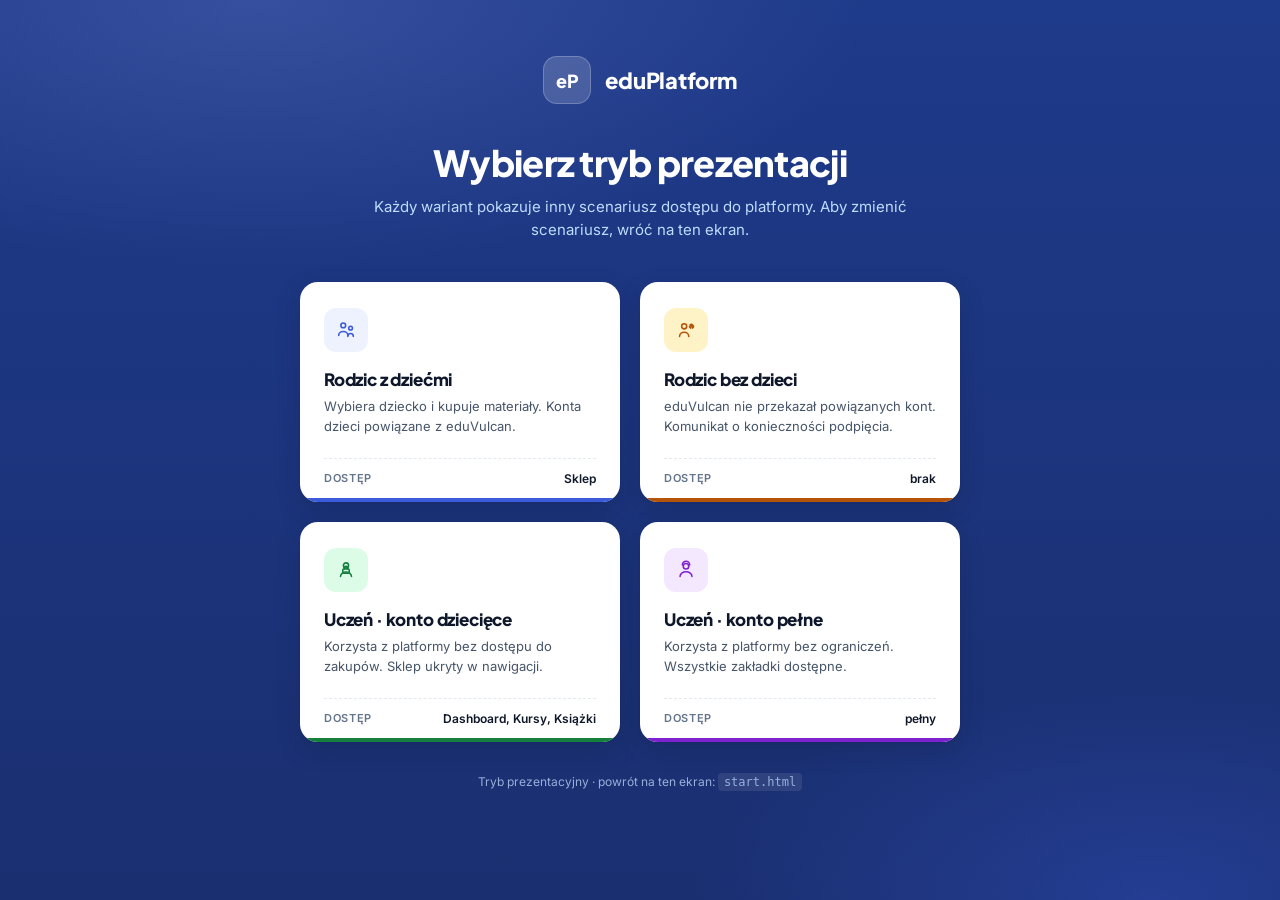
<file: index.html>
<!DOCTYPE html>
<html lang="pl">
<head>
<meta charset="UTF-8"/>
<meta name="viewport" content="width=device-width,initial-scale=1.0"/>
<title>eduPlatform · Wybierz tryb prezentacji</title>
<link rel="preconnect" href="https://fonts.googleapis.com"/>
<link rel="preconnect" href="https://fonts.gstatic.com" crossorigin/>
<link href="https://fonts.googleapis.com/css2?family=Plus+Jakarta+Sans:wght@500;600;700;800&family=Inter:wght@400;500;600;700&display=swap" rel="stylesheet"/>
<style>
:root{
  --bg: #1E3A8A;
  --bg-2: #1A2F70;
  --text: #FFFFFF;
  --text-dim: #BFDBFE;
  --accent: #A5B4FC;
  --primary: #3B5BDB;
  --font-display: 'Plus Jakarta Sans', system-ui, sans-serif;
  --font-sans: 'Inter', system-ui, sans-serif;
}
*{ box-sizing: border-box; }
html, body{ margin: 0; height: 100%; }
body{
  background:
    radial-gradient(ellipse 80% 50% at 20% 0%, rgba(165,180,252,.18) 0%, transparent 60%),
    radial-gradient(ellipse 60% 40% at 90% 100%, rgba(59,91,219,.32) 0%, transparent 60%),
    linear-gradient(180deg, var(--bg) 0%, var(--bg-2) 100%);
  color: var(--text);
  font-family: var(--font-sans);
  display: flex; flex-direction: column; align-items: center;
  padding: 56px 24px 40px;
  min-height: 100vh;
  overflow-y: auto;
  -webkit-font-smoothing: antialiased;
}

.brand{
  display: flex; align-items: center; gap: 14px;
  margin-bottom: 36px;
}
.brand-icon{
  width: 48px; height: 48px; border-radius: 14px;
  background: rgba(255,255,255,.16);
  border: 1px solid rgba(255,255,255,.22);
  display: flex; align-items: center; justify-content: center;
  font-family: var(--font-display);
  font-weight: 800; font-size: 18px; color: #fff;
  letter-spacing: -.01em;
}
.brand-text{
  font-family: var(--font-display);
  font-size: 22px; font-weight: 800; letter-spacing: -.01em;
}

h1.title{
  font-family: var(--font-display);
  font-weight: 800; font-size: clamp(28px, 3vw, 36px);
  letter-spacing: -.02em; margin: 0 0 10px; text-align: center;
  text-wrap: balance;
}
p.sub{
  color: var(--text-dim);
  font-size: 15px; line-height: 1.55;
  margin: 0 0 40px; text-align: center;
  max-width: 560px; text-wrap: pretty;
}

.grid{
  display: grid;
  grid-template-columns: repeat(2, minmax(280px, 320px));
  gap: 20px;
  width: 100%;
  max-width: 680px;
}

.card{
  background: #fff;
  border-radius: 18px;
  padding: 26px 24px 0;
  text-align: left;
  cursor: pointer;
  border: none;
  font-family: var(--font-sans);
  color: #0F172A;
  display: flex; flex-direction: column;
  position: relative; overflow: hidden;
  transition: transform .18s ease, box-shadow .18s ease;
  box-shadow: 0 1px 2px rgba(0,0,0,.04), 0 8px 24px rgba(15,23,42,.18);
  text-decoration: none;
  min-height: 220px;
}
.card:hover{
  transform: translateY(-3px);
  box-shadow: 0 1px 2px rgba(0,0,0,.04), 0 16px 40px rgba(15,23,42,.28);
}
.card:focus-visible{
  outline: 3px solid var(--accent); outline-offset: 3px;
}

.card-icon{
  width: 44px; height: 44px; border-radius: 12px;
  display: flex; align-items: center; justify-content: center;
  margin-bottom: 16px;
  background: #EEF2FF;
  color: var(--primary);
}
.card-icon svg{
  width: 22px; height: 22px;
  fill: none; stroke: currentColor;
  stroke-width: 1.7; stroke-linecap: round; stroke-linejoin: round;
}
.card[data-key="parent-empty"] .card-icon{ background: #FEF3C7; color: #B45309; }
.card[data-key="student-young"] .card-icon{ background: #DCFCE7; color: #15803D; }
.card[data-key="student-teen"] .card-icon{ background: #F3E8FF; color: #7E22CE; }

.card-title{
  font-family: var(--font-display);
  font-weight: 800; font-size: 17px;
  letter-spacing: -.01em;
  margin: 0 0 6px;
}
.card-desc{
  color: #475569;
  font-size: 13px; line-height: 1.55;
  margin: 0 0 18px;
}
.card-foot{
  margin-top: auto;
  display: flex; align-items: center; justify-content: space-between;
  border-top: 1px dashed #E2E8F0;
  padding: 12px 0 16px;
  font-size: 11px; color: #64748B;
}
.card-foot-lbl{ font-weight: 600; text-transform: uppercase; letter-spacing: .06em; }
.card-foot-val{ color: #0F172A; font-weight: 600; font-size: 12px; }

.card-accent{
  position: absolute; left: 0; right: 0; bottom: 0;
  height: 4px; background: var(--primary);
}
.card[data-key="parent-empty"] .card-accent{ background: #B45309; }
.card[data-key="student-young"] .card-accent{ background: #15803D; }
.card[data-key="student-teen"] .card-accent{ background: #7E22CE; }

.foot{
  margin-top: 32px;
  color: var(--text-dim);
  font-size: 12px; opacity: .75;
  text-align: center;
}

@media (max-width: 640px){
  .grid{ grid-template-columns: 1fr; max-width: 360px; }
  body{ padding: 32px 20px; }
}
</style>
</head>
<body>

<div class="brand">
  <div class="brand-icon">eP</div>
  <div class="brand-text">eduPlatform</div>
</div>

<h1 class="title">Wybierz tryb prezentacji</h1>
<p class="sub">Każdy wariant pokazuje inny scenariusz dostępu do platformy. Aby zmienić scenariusz, wróć na ten ekran.</p>

<div class="grid">

  <a class="card" data-key="parent-children" href="app.html?mode=parent">
    <div class="card-icon">
      <svg viewBox="0 0 24 24"><circle cx="9" cy="7" r="2.6"/><path d="M4 18c0-2.4 2.2-4.4 5-4.4s5 2 5 4.4"/><circle cx="17" cy="10" r="2"/><path d="M14 19c0-1.8 1.4-3.2 3-3.2s3 1.4 3 3.2"/></svg>
    </div>
    <div class="card-title">Rodzic z dziećmi</div>
    <div class="card-desc">Wybiera dziecko i kupuje materiały. Konta dzieci powiązane z eduVulcan.</div>
    <div class="card-foot">
      <span class="card-foot-lbl">Dostęp</span>
      <span class="card-foot-val">Sklep</span>
    </div>
    <div class="card-accent"></div>
  </a>

  <a class="card" data-key="parent-empty" href="app.html?mode=empty">
    <div class="card-icon">
      <svg viewBox="0 0 24 24"><circle cx="10" cy="8" r="2.8"/><path d="M5 19c0-2.6 2.4-4.6 5-4.6s5 2 5 4.6"/><circle cx="18" cy="8" r="2.2" stroke-dasharray="2 2"/><line x1="16.7" y1="6.7" x2="19.3" y2="9.3"/><line x1="19.3" y1="6.7" x2="16.7" y2="9.3"/></svg>
    </div>
    <div class="card-title">Rodzic bez dzieci</div>
    <div class="card-desc">eduVulcan nie przekazał powiązanych kont. Komunikat o konieczności podpięcia.</div>
    <div class="card-foot">
      <span class="card-foot-lbl">Dostęp</span>
      <span class="card-foot-val">brak</span>
    </div>
    <div class="card-accent"></div>
  </a>

  <a class="card" data-key="student-young" href="app.html?mode=child">
    <div class="card-icon">
      <svg viewBox="0 0 24 24"><circle cx="12" cy="7" r="2.8"/><path d="M6 19c0-2.6 2.6-4.8 6-4.8s6 2.2 6 4.8"/><rect x="8.5" y="11" width="7" height="4.5" rx="1"/><path d="M10 11v-1a2 2 0 0 1 4 0v1"/></svg>
    </div>
    <div class="card-title">Uczeń · konto dziecięce</div>
    <div class="card-desc">Korzysta z platformy bez dostępu do zakupów. Sklep ukryty w nawigacji.</div>
    <div class="card-foot">
      <span class="card-foot-lbl">Dostęp</span>
      <span class="card-foot-val">Dashboard, Kursy, Książki</span>
    </div>
    <div class="card-accent"></div>
  </a>

  <a class="card" data-key="student-teen" href="app.html?mode=full">
    <div class="card-icon">
      <svg viewBox="0 0 24 24"><circle cx="12" cy="8" r="3"/><path d="M5.5 19c0-2.8 2.9-5 6.5-5s6.5 2.2 6.5 5"/><path d="M8 6.5a4 4 0 0 1 8 0"/></svg>
    </div>
    <div class="card-title">Uczeń · konto pełne</div>
    <div class="card-desc">Korzysta z platformy bez ograniczeń. Wszystkie zakładki dostępne.</div>
    <div class="card-foot">
      <span class="card-foot-lbl">Dostęp</span>
      <span class="card-foot-val">pełny</span>
    </div>
    <div class="card-accent"></div>
  </a>

</div>

<div class="foot">Tryb prezentacyjny · powrót na ten ekran: <code style="background:rgba(255,255,255,.12);padding:2px 6px;border-radius:4px;">start.html</code></div>

</body>
</html>
</file>
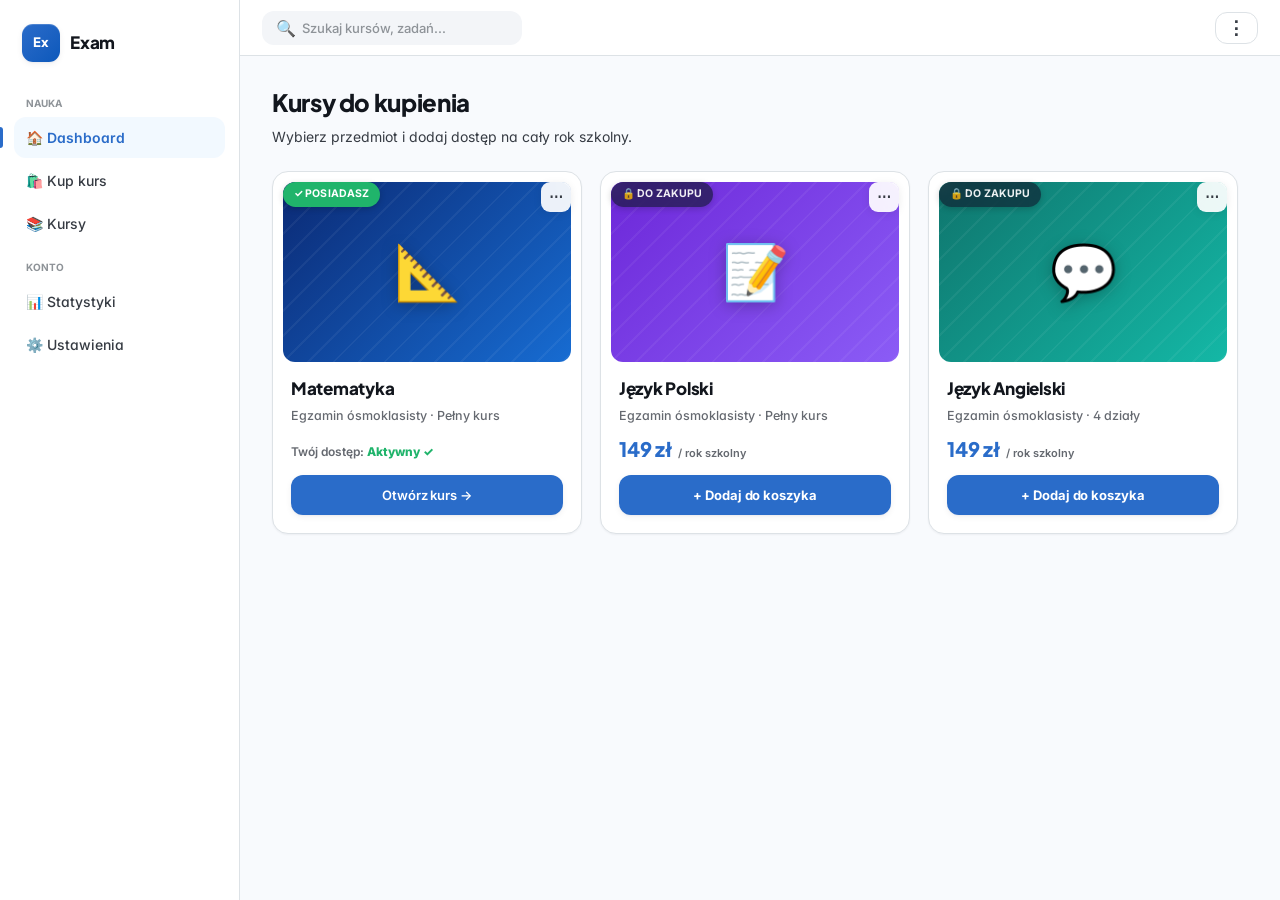
<file: ex/ex.html>
<!DOCTYPE html>
<html lang="pl">
<head>
<meta charset="UTF-8"/>
<meta name="viewport" content="width=device-width,initial-scale=1.0"/>
<title>Platforma Ex</title>
<link rel="preconnect" href="https://fonts.googleapis.com"/>
<link rel="preconnect" href="https://fonts.gstatic.com" crossorigin/>
<link href="https://fonts.googleapis.com/css2?family=Plus+Jakarta+Sans:wght@500;600;700;800&family=Inter:wght@400;500;600;700&family=Nunito:wght@400;600;700;800;900&display=swap" rel="stylesheet"/>
<link rel="stylesheet" href="../shared/tokens.css?v=6"/>
<link rel="stylesheet" href="../shared/product-card.css?v=6"/>
<link rel="stylesheet" href="ex.css?v=43"/>
<style>
/* ═══ Lista do zakupu — pełny redesign na spójność i wyrazistość ═══ */
#cartPanel{
  width: 320px !important;
  top: 96px !important;
}
#cartPanel > div{
  border-radius: var(--ep-r-xl, 18px) !important;
  border: 1px solid var(--ep-border, #e5e7eb) !important;
  box-shadow:
    0 18px 48px -12px color-mix(in oklab, var(--ep-primary, #4f46e5) 28%, transparent),
    0 6px 16px -8px rgba(15, 23, 42, .12) !important;
  overflow: hidden !important;
  background: var(--ep-surface, #fff) !important;
}
/* Header — granat (deep navy) z subtelną gwiezdną fakturą */
#cartPanel > div > div:first-child{
  background:
    radial-gradient(120% 140% at 100% 0%, #2a3eb1 0%, transparent 55%),
    linear-gradient(135deg, #0b1d4f 0%, #1e2d72 100%) !important;
  padding: 16px 18px !important;
  position: relative;
}
/* subtelny rastr gwiazd */
#cartPanel > div > div:first-child::before{
  content: '';
  position: absolute; inset: 0;
  background-image:
    radial-gradient(1px 1px at 22px 16px, rgba(255,255,255,.4), transparent),
    radial-gradient(1px 1px at 80px 28px, rgba(255,255,255,.3), transparent),
    radial-gradient(1px 1px at 140px 12px, rgba(255,255,255,.35), transparent),
    radial-gradient(1px 1px at 210px 22px, rgba(255,255,255,.25), transparent),
    radial-gradient(1px 1px at 268px 18px, rgba(255,255,255,.4), transparent);
  pointer-events: none;
}
#cartPanel > div > div:first-child > *{ position: relative; z-index: 1; }
/* Ikona koszyka — większa, bardziej obecna */
#cartPanel > div > div:first-child > div:first-child > div:first-child{
  width: 38px !important; height: 38px !important;
  border-radius: 11px !important;
  background: rgba(255,255,255,.22) !important;
  border: 1px solid rgba(255,255,255,.32) !important;
  box-shadow: inset 0 1px 0 rgba(255,255,255,.18) !important;
}
#cartPanel > div > div:first-child > div:first-child > div:first-child svg{
  width: 20px !important; height: 20px !important;
}
/* Eyebrow + count */
#cartPanel > div > div:first-child p:first-child{
  font-size: 10.5px !important;
  letter-spacing: .12em !important;
  font-weight: 700 !important;
  color: rgba(255,255,255,.85) !important;
  margin-bottom: 2px !important;
}
#cartPanel > div > div:first-child p:nth-child(2){
  font-size: 14px !important;
  font-weight: 800 !important;
  font-family: 'Plus Jakarta Sans', system-ui, sans-serif !important;
  letter-spacing: -.01em !important;
}
/* X-button */
#cartPanel > div > div:first-child button{
  width: 30px !important; height: 30px !important;
  background: rgba(255,255,255,.16) !important;
  border: 1px solid rgba(255,255,255,.3) !important;
  transition: background .15s, transform .15s !important;
}
#cartPanel > div > div:first-child button:hover{
  background: rgba(255,255,255,.32) !important;
  transform: rotate(90deg);
}

/* Lista pozycji */
#cartItems{
  padding: 4px 14px !important;
  max-height: 280px !important;
}
#cartItems .cart-item{
  padding: 12px 4px !important;
  border-bottom: 1px solid var(--ep-divider, #f1f5f9) !important;
  align-items: center !important;
  transition: background .12s;
}
#cartItems .cart-item:last-child{ border-bottom: none !important; }
#cartItems .cart-item:hover{
  background: color-mix(in oklab, var(--ep-primary, #4f46e5) 4%, transparent) !important;
  border-radius: 8px;
}
/* Ikona książki/kursu w wierszu */
#cartItems .cart-item > div:first-child{
  width: 32px !important; height: 32px !important;
  border-radius: 9px !important;
  background: var(--ep-primary-50, #eef2ff) !important;
  border: 1px solid color-mix(in oklab, var(--ep-primary, #4f46e5) 14%, transparent) !important;
  color: var(--ep-primary, #4f46e5) !important;
}
/* Tytuł pozycji */
#cartItems .cart-item > div:nth-child(2) > div:first-child{
  font-weight: 700 !important;
  font-size: 13.5px !important;
  letter-spacing: -.005em !important;
  line-height: 1.3 !important;
}
/* Cena */
#cartItems .cart-item > div:nth-child(2) > div:nth-child(2){
  font-size: 12px !important;
  font-weight: 700 !important;
  color: var(--ep-text-3, #94a3b8) !important;
  font-variant-numeric: tabular-nums !important;
  margin-top: 3px !important;
}
/* Usuń (X przy pozycji) */
#cartItems .cart-item > button{
  width: 26px !important; height: 26px !important;
  border-radius: 50% !important;
  font-size: 12px !important;
}

/* Stopka — Łącznie + CTA */
#cartPanel > div > div:nth-child(3){
  padding: 16px 18px !important;
  background: var(--ep-surface, #fff) !important;
  border-top: 1px solid var(--ep-border, #e5e7eb) !important;
}
#cartPanel > div > div:nth-child(3) > div:first-child{
  margin-bottom: 14px !important;
  padding-bottom: 12px !important;
  border-bottom: 1px dashed var(--ep-divider, #e2e8f0) !important;
}
#cartPanel > div > div:nth-child(3) > div:first-child > span:first-child{
  font-size: 10.5px !important;
  letter-spacing: .12em !important;
  font-weight: 700 !important;
  color: var(--ep-text-3, #94a3b8) !important;
}
#cartTotal{
  font-family: 'Plus Jakarta Sans', system-ui, sans-serif !important;
  font-size: 22px !important;
  font-weight: 800 !important;
  letter-spacing: -.015em !important;
  color: var(--ep-text, #0f172a) !important;
  font-variant-numeric: tabular-nums !important;
}
/* CTA Przejdź do zakupu */
#cartPanel > div > div:nth-child(3) > button{
  background: var(--ep-primary, #4f46e5) !important;
  color: #fff !important;
  border: none !important;
  height: 48px !important;
  border-radius: var(--ep-r-md, 12px) !important;
  font-family: 'Plus Jakarta Sans', system-ui, sans-serif !important;
  font-size: 14px !important;
  font-weight: 800 !important;
  letter-spacing: -.005em !important;
  box-shadow:
    0 1px 2px rgba(15,23,42,.06),
    0 8px 18px -8px color-mix(in oklab, var(--ep-primary, #4f46e5) 50%, transparent) !important;
  transition: all .15s !important;
}
#cartPanel > div > div:nth-child(3) > button:hover{
  background: color-mix(in oklab, var(--ep-primary, #4f46e5) 88%, #000) !important;
  box-shadow:
    0 0 0 3px color-mix(in oklab, var(--ep-primary, #4f46e5) 18%, transparent),
    0 10px 22px -8px color-mix(in oklab, var(--ep-primary, #4f46e5) 60%, transparent) !important;
  transform: translateY(-1px);
}
#cartPanel > div > div:nth-child(3) > button:active{
  transform: translateY(0);
}
/* Animacja wjazdu (gdy panel się pojawia) */
#cartPanel.visible{
  animation: cartSlideIn .28s cubic-bezier(.16, 1, .3, 1);
}
@keyframes cartSlideIn{
  from{ opacity: 0; transform: translateX(12px) scale(.98); }
  to{ opacity: 1; transform: translateX(0) scale(1); }
}
</style>
</head>
<body>
<div id="toast"></div>

<!-- PSEUDO-KOSZYK — panel boczny -->
<div id="cartPanel" class="purchase-panel hidden-panel" style="position:fixed;top:90px;right:24px;z-index:9999;width:288px">
<div style="background:var(--card);border-radius:16px;border:1px solid var(--border);overflow:hidden;box-shadow:0 12px 36px rgba(11,42,117,.14);">
  <div style="padding:14px 16px;display:flex;align-items:center;justify-content:space-between;background:linear-gradient(135deg,var(--primary,#4f46e5) 0%,#3730a3 100%);color:#fff">
    <div style="display:flex;align-items:center;gap:10px">
      <div style="width:34px;height:34px;border-radius:9px;background:rgba(255,255,255,.18);border:1px solid rgba(255,255,255,.28);display:flex;align-items:center;justify-content:center;color:#fff;flex-shrink:0">
        <svg width="18" height="18" viewBox="0 0 24 24" fill="none"><path d="M5 7h14l-1.2 10.4a2 2 0 0 1-2 1.6H8.2a2 2 0 0 1-2-1.6L5 7Z" stroke="currentColor" stroke-width="1.8" stroke-linejoin="round"/><path d="M9 7V5a3 3 0 0 1 6 0v2" stroke="currentColor" stroke-width="1.8" stroke-linecap="round"/></svg>
      </div>
      <div>
        <p style="font-size:10px;color:rgba(255,255,255,.8);font-weight:800;text-transform:uppercase;letter-spacing:.06em;margin-bottom:2px">Lista do zakupu</p>
        <p style="font-size:13px;font-weight:800;color:#fff"><span id="cartCount">0</span> tytuł(y)</p>
      </div>
    </div>
    <button onclick="closeCart()" style="background:rgba(255,255,255,.16);border:1px solid rgba(255,255,255,.28);border-radius:50%;width:28px;height:28px;color:#fff;font-size:13px;cursor:pointer;display:flex;align-items:center;justify-content:center;transition:.15s" onmouseover="this.style.background='rgba(255,255,255,.28)'" onmouseout="this.style.background='rgba(255,255,255,.16)'">✕</button>
  </div>
  <div id="cartItems" style="padding:8px 12px;max-height:240px;overflow-y:auto;display:flex;flex-direction:column;gap:4px"></div>
  <div style="padding:14px 16px;border-top:1px solid var(--border);background:var(--bg)">
    <div style="display:flex;justify-content:space-between;align-items:center;margin-bottom:12px">
      <span style="font-size:11px;color:var(--muted);font-weight:700;text-transform:uppercase;letter-spacing:.06em">Łącznie</span>
      <span id="cartTotal" style="font-size:20px;font-weight:900;color:var(--text)">0 zł</span>
    </div>
    <button onclick="openPurchaseModal()" class="btn btn-primary" style="width:100%;padding:12px 16px;font-size:14px;font-weight:800;display:flex;align-items:center;justify-content:center;gap:8px">
      <span>Przejdź do zakupu</span>
      <svg width="14" height="14" viewBox="0 0 14 14" fill="none"><path d="M3 7h8M7.5 3.5 11 7l-3.5 3.5" stroke="currentColor" stroke-width="1.9" stroke-linecap="round" stroke-linejoin="round"/></svg>
    </button>
  </div>
</div>
</div>

<!-- MODAL: POTWIERDZENIE ZAKUPU (przed redirect) -->
<div id="modalPurchase" style="display:none;position:fixed;inset:0;background:rgba(11,42,117,.55);backdrop-filter:blur(4px);z-index:600;align-items:center;justify-content:center;padding:16px">
  <div style="background:var(--card);width:100%;max-width:500px;border-radius:20px;box-shadow:0 24px 60px rgba(11,42,117,.25);overflow:hidden;position:relative">
    <div style="padding:28px 28px 24px">
      <div style="display:flex;justify-content:space-between;align-items:flex-start;margin-bottom:20px;gap:16px">
        <div>
          <h2 style="font-family:'Plus Jakarta Sans',sans-serif;font-size:22px;font-weight:800;color:var(--text);line-height:1.25">Twoja lista zakupów</h2>
          <p style="color:var(--muted);font-size:13px;font-weight:500;margin-top:6px;line-height:1.5">Zaraz przeniesiemy Cię do sklepu wydawnictwa z gotowym koszykiem</p>
        </div>
        <button onclick="document.getElementById('modalPurchase').style.display='none'" style="width:34px;height:34px;background:var(--bg);border:1px solid var(--border);border-radius:50%;color:var(--muted);cursor:pointer;display:flex;align-items:center;justify-content:center;font-size:14px;flex-shrink:0;transition:.15s" onmouseover="this.style.borderColor='var(--primary)';this.style.color='var(--primary)'" onmouseout="this.style.borderColor='var(--border)';this.style.color='var(--muted)'">✕</button>
      </div>
      <div id="purchaseSummary" style="display:flex;flex-direction:column;gap:6px;margin-bottom:18px"></div>
      <div style="border-top:1px solid var(--border);padding-top:16px;margin-bottom:18px;display:flex;justify-content:space-between;align-items:center;gap:16px">
        <span style="font-size:13px;font-weight:600;color:var(--muted);line-height:1.4">Łączna kwota do zapłaty w sklepie wydawnictwa</span>
        <span id="modal-total-ex" style="font-size:22px;font-weight:900;color:var(--text);white-space:nowrap"></span>
      </div>
      <div style="background:var(--soft);border:1px solid rgba(37,99,235,.15);border-radius:12px;padding:12px 14px;display:flex;gap:10px;margin-bottom:20px;align-items:flex-start">
        <div style="width:28px;height:28px;border-radius:8px;background:var(--card);color:var(--primary);display:flex;align-items:center;justify-content:center;flex-shrink:0">
          <svg width="14" height="14" viewBox="0 0 24 24" fill="none"><rect x="5" y="11" width="14" height="9" rx="2" stroke="currentColor" stroke-width="1.8"/><path d="M8 11V8a4 4 0 0 1 8 0v3" stroke="currentColor" stroke-width="1.8"/></svg>
        </div>
        <div>
          <p style="font-size:12px;font-weight:800;color:var(--primary);margin-bottom:3px">Płatność w bezpiecznym środowisku wydawnictwa</p>
          <p style="font-size:12px;color:var(--muted);font-weight:500;line-height:1.5">Akceptowane: BLIK, karta, przelew. Po potwierdzeniu tytuły zostaną odblokowane automatycznie.</p>
        </div>
      </div>
      <button onclick="startRedirect()" class="btn btn-primary" style="width:100%;padding:14px 16px;font-weight:800;font-size:15px;border-radius:12px;display:flex;align-items:center;justify-content:center;gap:10px">
        <span>Przejdź do kasy wydawnictwa</span>
        <svg width="16" height="16" viewBox="0 0 14 14" fill="none"><path d="M3 7h8M7.5 3.5 11 7l-3.5 3.5" stroke="currentColor" stroke-width="1.9" stroke-linecap="round" stroke-linejoin="round"/></svg>
      </button>
    </div>
  </div>
</div>

<!-- MODAL: LOADER (przekierowanie) -->
<div id="modalLoader" class="modal modal-loader">
  <div class="modal-box">
    <div class="loader-spinner"></div>
    <div style="font-weight:900;font-size:17px;margin-bottom:6px">Przekierowuję do eduV…</div>
    <p class="small" style="margin-bottom:16px">Za chwilę zostaniesz przeniesiony na platformę zakupową</p>
    <div class="loader-steps" id="loaderSteps">
      <div class="loader-step done" id="ls1"><div class="loader-step-dot"></div>Weryfikacja sesji SSO</div>
      <div class="loader-step active" id="ls2"><div class="loader-step-dot"></div>Przekazywanie listy kursów</div>
      <div class="loader-step" id="ls3"><div class="loader-step-dot"></div>Przygotowanie koszyka w eduV</div>
    </div>
    <div style="margin-top:18px;padding-top:14px;border-top:1px solid var(--border)">
      <p class="small">Nie zamykaj okna — przekierowanie nastąpi automatycznie.</p>
    </div>
  </div>
</div>

<!-- MODAL: SUKCES — kurs odblokowany -->
<div id="modalSuccess" style="display:none;position:fixed;inset:0;background:rgba(11,42,117,.55);backdrop-filter:blur(4px);z-index:600;align-items:center;justify-content:center;padding:16px">
  <div style="background:var(--card);width:100%;max-width:440px;border-radius:20px;box-shadow:0 24px 60px rgba(11,42,117,.25);overflow:hidden;position:relative;text-align:center">
    <div style="padding:36px 28px 30px">
      <div style="width:64px;height:64px;background:var(--green-soft);border:2px solid rgba(15,159,110,.25);border-radius:50%;margin:0 auto 18px;display:flex;align-items:center;justify-content:center;color:var(--green)">
        <svg width="28" height="28" viewBox="0 0 24 24" fill="none"><path d="m5 12 5 5L20 7" stroke="currentColor" stroke-width="2.6" stroke-linecap="round" stroke-linejoin="round"/></svg>
      </div>
      <h2 style="font-family:'Plus Jakarta Sans',sans-serif;font-size:24px;font-weight:800;color:var(--text);margin-bottom:8px;line-height:1.2">Tytuły odblokowane!</h2>
      <p style="color:var(--muted);font-weight:500;font-size:14px;line-height:1.5;margin-bottom:20px">Wydawnictwo potwierdziło zakup. Możesz teraz rozpocząć naukę.</p>
      <div id="successUnlocked" style="display:flex;flex-direction:column;gap:4px;margin:0 0 22px;text-align:left"></div>
      <button onclick="closeSuccessAndReturn()" class="btn btn-primary" style="width:100%;padding:14px 16px;font-weight:800;font-size:15px;border-radius:12px;display:flex;align-items:center;justify-content:center;gap:10px">
        <span>Przejdź do biblioteki</span>
        <svg width="16" height="16" viewBox="0 0 14 14" fill="none"><path d="M3 7h8M7.5 3.5 11 7l-3.5 3.5" stroke="currentColor" stroke-width="1.9" stroke-linecap="round" stroke-linejoin="round"/></svg>
      </button>
    </div>
  </div>
</div>

<!-- MODAL: JĘZYK ANGIELSKI — wkrótce -->
<div id="modalEnglishSoon" class="modal">
  <div class="modal-box modal-soon">
    <div class="modal-soon-icon" aria-hidden="true">
      <svg width="32" height="32" viewBox="0 0 24 24" fill="none">
        <circle cx="12" cy="12" r="9" stroke="currentColor" stroke-width="1.8"/>
        <path d="M3 12h18M12 3c2.5 2.5 2.5 15 0 18M12 3c-2.5 2.5-2.5 15 0 18" stroke="currentColor" stroke-width="1.5"/>
      </svg>
    </div>
    <h3 class="modal-soon-title">Język Angielski</h3>
    <p class="modal-soon-desc">Ten kurs będzie dostępny wkrótce. Pracujemy nad pełnym przygotowaniem do egzaminu — daj nam chwilę.</p>
    <span class="modal-soon-badge">Wkrótce dostępny</span>
    <div class="modal-soon-actions">
      <button class="modal-soon-btn modal-soon-btn--primary" onclick="closeModal('modalEnglishSoon')">Rozumiem</button>
    </div>
  </div>
</div>
<div id="modalPolishSoon" class="modal">
  <div class="modal-box modal-soon">
    <div class="modal-soon-icon" aria-hidden="true">
      <svg width="32" height="32" viewBox="0 0 24 24" fill="none">
        <rect x="5" y="3" width="14" height="18" rx="2" stroke="currentColor" stroke-width="1.8"/>
        <path d="M8 8h8M8 12h8M8 16h5" stroke="currentColor" stroke-width="1.6" stroke-linecap="round"/>
        <circle cx="18" cy="6" r="3.5" fill="var(--ep-surface,#fff)" stroke="currentColor" stroke-width="1.6"/>
        <path d="M18 4.2v1.8l1.2.7" stroke="currentColor" stroke-width="1.4" stroke-linecap="round"/>
      </svg>
    </div>
    <h3 class="modal-soon-title">Język Polski</h3>
    <p class="modal-soon-desc">Ten kurs będzie dostępny wkrótce. Dodaj go do zakupu już teraz, żeby mieć dostęp od razu po premierze.</p>
    <span class="modal-soon-badge">Wkrótce dostępny</span>
    <div class="modal-soon-actions">
      <button class="modal-soon-btn modal-soon-btn--ghost" onclick="closeModal('modalPolishSoon')">Zamknij</button>
      <button class="modal-soon-btn modal-soon-btn--primary" onclick="closeModal('modalPolishSoon');goView('sklep')">
        Przejdź do sklepu
        <svg width="14" height="14" viewBox="0 0 14 14" fill="none" aria-hidden="true"><path d="M3 7h8M7.5 3.5 11 7l-3.5 3.5" stroke="currentColor" stroke-width="1.8" stroke-linecap="round" stroke-linejoin="round"/></svg>
      </button>
    </div>
  </div>
</div>

<div id="modalReset" class="modal">
  <div class="modal-box">
    <div class="h2" style="margin-bottom:4px">Resetuj hasło</div>
    <p class="small mb16">Podaj e-mail — wyślemy link do zmiany hasła.</p>
    <div class="form-g"><label class="lbl">E-mail</label><input class="inp" id="resetEmail" type="email" placeholder="kuba@ex.pl"/></div>
    <button class="btn btn-primary" style="width:100%" onclick="doReset()">Wyślij link</button>
    <button class="btn btn-ghost mt8" style="width:100%" onclick="closeModal('modalReset')">Anuluj</button>
  </div>
</div>

<!-- ═══ LOGIN ═══ -->
<section id="screen-login" class="screen">
  <div class="login-wrap">
    <div class="login-hero">
      <div style="max-width:460px">
        <div class="chip chip-blue" style="margin-bottom:16px;background:rgba(255,255,255,.15);border-color:rgba(255,255,255,.3);color:#fff">🎯 Egzamin ósmoklasisty · Matematyka + Polski</div>
        <h1 style="font-size:36px;font-weight:900;line-height:1.15;margin-bottom:14px;color:#fff">Przygotuj się do egzaminu<br/>w swoim tempie</h1>
        <p style="color:rgba(255,255,255,.8);font-size:16px;margin-bottom:28px">Teoria → Filmy z lektorem → Zadania. Natychmiastowy feedback i krok po kroku.</p>
        <div style="display:grid;grid-template-columns:repeat(2,1fr);gap:12px">
          <div style="background:rgba(255,255,255,.12);border-radius:12px;padding:16px"><div style="font-size:22px;font-weight:900;color:#fff">3–5 min</div><div style="font-size:13px;color:rgba(255,255,255,.7)">średnia granulka</div></div>
          <div style="background:rgba(255,255,255,.12);border-radius:12px;padding:16px"><div style="font-size:22px;font-weight:900;color:#fff">320+</div><div style="font-size:13px;color:rgba(255,255,255,.7)">zadań i arkuszy</div></div>
          <div style="background:rgba(255,255,255,.12);border-radius:12px;padding:16px"><div style="font-size:22px;font-weight:900;color:#fff">72%</div><div style="font-size:13px;color:rgba(255,255,255,.7)">średni wynik po kursie</div></div>
          <div style="background:rgba(255,255,255,.12);border-radius:12px;padding:16px"><div style="font-size:22px;font-weight:900;color:#fff">24/7</div><div style="font-size:13px;color:rgba(255,255,255,.7)">dostęp online</div></div>
        </div>
      </div>
    </div>
    <div class="login-panel">
      <div class="login-box">
        <div style="display:flex;align-items:center;gap:10px;margin-bottom:20px">
          <div class="brand-icon">eV</div>
          <div><div style="font-weight:900;font-size:18px">Ex</div><div class="small">Zaloguj się</div></div>
        </div>
        <div class="form-g"><label class="lbl">E-mail</label><input class="inp" id="loginEmail" type="email" value="kuba@ex.pl"/><div class="err-msg" id="emailErr"></div></div>
        <div class="form-g"><label class="lbl">Hasło</label><input class="inp" id="loginPass" type="password" value="12345678"/><div class="err-msg" id="passErr"></div></div>
        <div style="display:flex;align-items:center;justify-content:space-between;margin-bottom:14px">
          <label style="display:flex;align-items:center;gap:7px;font-size:13px;color:var(--muted)"><input type="checkbox" checked/> Zapamiętaj mnie</label>
          <span style="font-size:13px;color:var(--primary);cursor:pointer" onclick="openModal('modalReset')">Nie pamiętasz hasła?</span>
        </div>
        <button class="btn btn-primary" style="width:100%;justify-content:center" onclick="doLogin()">Zaloguj się</button>
        <div style="text-align:center;margin:12px 0;font-size:13px;color:var(--muted)">lub</div>
        <button class="btn btn-ghost" style="width:100%;justify-content:center" onclick="doLogin()">Zaloguj przez konto szkolne</button>
        <div class="card pad mt20" style="background:var(--soft);border-color:rgba(37,99,235,.2)">
          <div style="font-weight:700;font-size:13px;margin-bottom:5px">Demo</div>
          <div class="small">E-mail: <strong><a href="/cdn-cgi/l/email-protection" class="__cf_email__" data-cfemail="4c27392e2d0c292839613a623c20">[email&#160;protected]</a></strong> · Hasło: <strong>12345678</strong></div>
        </div>
      </div>
    </div>
  </div>
</section>

<!-- ═══ APP ═══ -->
<section id="screen-app" class="screen active">
  <!-- SSO BANNER - hidden by default -->
  <div id="ssoBanner" class="sso-banner" style="display:none">
    <div class="sso-banner-left">
      <div class="sso-dot"></div>
      <span>Zalogowano przez <strong>eduV</strong> — sesja aktywna</span>
    </div>
    <button style="background:rgba(255,255,255,.15);border:none;border-radius:7px;padding:4px 12px;color:#fff;font-size:12px;font-weight:700;cursor:pointer" onclick="document.getElementById('ssoBanner').style.display='none'">✕</button>
  </div>

  <!-- LAYOUT — identyczny z IB: sidebar + main-col -->
  <div class="layout">
    <!-- SIDEBAR -->
    <aside class="sidebar">
      <!-- Brand — jak w IB -->
      <div class="sidebar-logo">
        <div class="sidebar-logo-icon">Ex</div>
        Exam
      </div>
      <div class="nav-label">Nauka</div>
      <div class="nav-item active" data-v="dashboard" onclick="goView('dashboard',this)">🏠 Dashboard</div>
      <div class="nav-item" data-v="sklep" onclick="goView('sklep',this)">🛍️ Kup kurs</div>
      <div class="nav-item" data-v="kurs" onclick="goView('kurs',this)">📚 Kursy</div>
      <div class="nav-label">Konto</div>
      <div class="nav-item" data-v="profile" onclick="goView('profile',this)">📊 Statystyki</div>
      <div class="nav-item" data-v="settings" onclick="goView('settings',this)">⚙️ Ustawienia</div>
    </aside>

    <!-- MAIN COLUMN — identyczny z IB: header + scrollable content -->
    <div class="main-col">
      <!-- EX Header — white glass, jak IB app-header -->
      <header class="ex-header">
        <div class="ex-header-left">
          <div class="ex-search-wrap">
            <input type="text" placeholder="Szukaj kursów, zadań..." class="ex-search-input" />
            <span class="ex-search-icon">🔍</span>
          </div>
        </div>
        <div class="ex-header-right">
          <!-- Menu trzech kropek -->
          <div class="dots-menu-wrap" id="dotsMenuWrap">
            <button class="btn btn-ghost btn-sm dots-menu-btn" onclick="toggleDotsMenu()" title="Więcej opcji">⋮</button>
            <div class="dots-menu-dropdown" id="dotsMenuDropdown">
              <button onclick="openAboutModal();toggleDotsMenu()"><span>ℹ️</span> O platformie</button>
              <button onclick="openUserGuideModal();toggleDotsMenu()"><span>📖</span> User Guide</button>
            </div>
          </div>
        </div>
      </header>

      <!-- MAIN CONTENT -->
      <main class="content">
<!-- ═══════════════ DASHBOARD ═══════════════ -->
<!-- ═══ VIEW: DASHBOARD ═══ -->
<div id="view-dashboard" class="view hidden" style="display:none !important">
  <div class="page-hd">
    <div><h2>Cześć, Kuba! 👋</h2><p>Egzamin za <strong style="color:var(--primary)">87 dni</strong> · Wybierz kurs i kontynuuj naukę.</p></div>
    <div class="chip chip-blue">🔥 Passa: 3 dni</div>
  </div>
  <div class="stat-grid">
    <div class="stat-c"><div class="stat-n">10</div><div class="stat-l">tematy ukończone</div></div>
    <div class="stat-c"><div class="stat-n" style="color:var(--green)">81%</div><div class="stat-l">skuteczność</div></div>
    <div class="stat-c"><div class="stat-n">72%</div><div class="stat-l">ostatni arkusz</div></div>
    <div class="stat-c"><div class="stat-n">4h 20m</div><div class="stat-l">nauka (7 dni)</div></div>
  </div>
  <div class="h2 mb12">Twoje kursy</div>
  <div class="mod-split">
    <div class="mod-card kurs" onclick="goView('kurs-math-bloki')">
      <div class="mod-card-body">
        <div class="mod-head"><div class="mod-icon k">📐</div><div><div class="mod-title" style="font-size:16px">Matematyka</div><div class="mod-subtitle">Kontynuuj: Równania liniowe</div></div></div>
        <div class="mod-chips"><span class="chip chip-orange" style="display:inline-flex;align-items:center;gap:6px"><span style="width:6px;height:6px;border-radius:50%;background:currentColor;display:inline-block"></span>W trakcie</span><span class="mod-chip">20 z 200 rozpoczętych</span><span class="mod-chip">Arkusze: 1/4</span></div>
        <div class="pb mod-pb" style="margin-bottom:14px"><div class="pb-fill" style="width:10%"></div></div>
        <button class="mod-cta mod-cta-blue" onclick="event.stopPropagation();goView('kurs-math-bloki')">Otwórz kurs <span class="mod-cta-arrow">→</span></button>
      </div>
    </div>
    <div class="mod-card cke" onclick="showPolishComingSoon()">
      <div class="mod-card-body">
        <div class="mod-head"><div class="mod-icon c">📝</div><div>
          <div class="mod-title" style="font-size:16px">Język Polski</div>
          <div class="mod-subtitle">Kontynuuj: Środki stylistyczne</div>
        </div></div>
        <div class="mod-chips"><span class="chip" style="display:inline-flex;align-items:center;gap:6px;background:var(--surface2);color:var(--muted)"><span style="width:6px;height:6px;border-radius:50%;background:currentColor;display:inline-block"></span>Nie rozpoczęte</span><span class="mod-chip">0 z 200 rozpoczętych</span><span class="mod-chip">Arkusze: 0/4</span></div>
        <div class="pb mod-pb" style="margin-bottom:14px"><div class="pb-fill" style="background:var(--purple);width:0%"></div></div>
        <button class="mod-cta mod-cta-purple" onclick="event.stopPropagation();showPolishComingSoon()">Wkrótce <span class="mod-cta-arrow">→</span></button>
      </div>
    </div>
  </div>
  <div class="h2 mb12">Ostatnia aktywność</div>
  <div class="list-row" onclick="goView('teoria')"><div class="lr-icon">📖</div><div class="lr-grow"><div class="lr-title">Teoria — Równania liniowe</div><div class="lr-sub">Granulka 2/3 · w trakcie</div></div><span class="chip chip-orange">W trakcie</span></div>
  <div class="list-row mt8" onclick="goView('zadania-task')"><div class="lr-icon">✍️</div><div class="lr-grow"><div class="lr-title">Zadania — Równania liniowe</div><div class="lr-sub">Zadanie 3/7 · Matematyka</div></div><span class="chip">3/7</span></div>
  <div class="list-row mt8" onclick="goView('arkusze-filmy')"><div class="lr-icon">🗂️</div><div class="lr-grow"><div class="lr-title">Arkusz 2023 — Matematyka</div><div class="lr-sub">Rozwiązany · wynik 72%</div></div><span class="chip chip-green">72%</span></div>
</div>

<!-- ═══════════════ SKLEP — widok zakupu kursów ═══════════════ -->
<!-- ═══ VIEW: SKLEP (kup kurs) ═══ -->
<div id="view-sklep" class="view">
  <div class="page-hd">
    <div>
      <h2>Kursy do kupienia</h2>
      <p>Wybierz przedmiot i dodaj dostęp na cały rok szkolny.</p>
    </div>
  </div>

  <div class="kurs-card-grid">

    <!-- Matematyka (posiadana) -->
    <div class="kurs-card" onclick="window.parent.postMessage({type:'parentNavTo',view:'kursy'},'*')" style="cursor:pointer">
      <div class="kurs-card-badges">
        <span class="kurs-badge-status kurs-badge-active">✓ Posiadasz</span>
        <div style="position:relative">
          <button class="kurs-card-menu-btn" onclick="event.stopPropagation();toggleKursMenu('smenu-math',event)">⋯</button>
          <div class="kurs-card-menu-dropdown" id="smenu-math">
            <button onclick="event.stopPropagation();openInfoModal('Matematyka — Egzamin ósmoklasisty','course');closeKursMenus()">ℹ️ Informacje o kursie</button>
          </div>
        </div>
      </div>
      <div class="kurs-card-cover" style="background:linear-gradient(135deg,#0b2a75,#176cd2)">
        <span class="kurs-card-cover-emoji">📐</span>
      </div>
      <div class="kurs-card-body">
        <div class="kurs-card-title">Matematyka</div>
        <div class="kurs-card-sub">Egzamin ósmoklasisty · Pełny kurs</div>
        <div class="sklep-owned-row">Twój dostęp: <span style="color:var(--green);font-weight:800">Aktywny ✓</span></div>
        <button class="kurs-card-btn kurs-btn-enter" onclick="event.stopPropagation();window.parent.postMessage({type:'parentNavTo',view:'kursy'},'*')">Otwórz kurs →</button>
      </div>
    </div>

    <!-- Język Polski -->
    <div class="kurs-card">
      <div class="kurs-card-badges">
        <span class="kurs-badge-status kurs-badge-locked">🔒 Do zakupu</span>
        <div style="position:relative">
          <button class="kurs-card-menu-btn" onclick="event.stopPropagation();toggleKursMenu('smenu-polish',event)">⋯</button>
          <div class="kurs-card-menu-dropdown" id="smenu-polish">
            <button onclick="event.stopPropagation();openInfoModal('Język Polski — Egzamin ósmoklasisty','course');closeKursMenus()">ℹ️ Informacje o kursie</button>
          </div>
        </div>
      </div>
      <div class="kurs-card-cover" style="background:linear-gradient(135deg,#6d28d9,#8b5cf6)">
        <span class="kurs-card-cover-emoji">📝</span>
      </div>
      <div class="kurs-card-body">
        <div class="kurs-card-title">Język Polski</div>
        <div class="kurs-card-sub">Egzamin ósmoklasisty · Pełny kurs</div>
        <div class="sklep-price-row"><span class="sklep-price-main">149 zł</span><span class="sklep-price-note">/ rok szkolny</span></div>
        <button class="kurs-card-btn sklep-btn-buy" id="btnBuyPolish" onclick="event.stopPropagation();toggleCartItem('polish','Język Polski',149,this)">+ Dodaj do koszyka</button>
      </div>
    </div>

    <!-- Język Angielski -->
    <div class="kurs-card">
      <div class="kurs-card-badges">
        <span class="kurs-badge-status kurs-badge-locked">🔒 Do zakupu</span>
        <div style="position:relative">
          <button class="kurs-card-menu-btn" onclick="event.stopPropagation();toggleKursMenu('smenu-eng',event)">⋯</button>
          <div class="kurs-card-menu-dropdown" id="smenu-eng">
            <button onclick="event.stopPropagation();openInfoModal('Język Angielski — Egzamin ósmoklasisty','course');closeKursMenus()">ℹ️ Informacje o kursie</button>
          </div>
        </div>
      </div>
      <div class="kurs-card-cover" style="background:linear-gradient(135deg,#0f766e,#14b8a6)">
        <span class="kurs-card-cover-emoji">💬</span>
      </div>
      <div class="kurs-card-body">
        <div class="kurs-card-title">Język Angielski</div>
        <div class="kurs-card-sub">Egzamin ósmoklasisty · 4 działy</div>
        <div class="sklep-price-row"><span class="sklep-price-main">149 zł</span><span class="sklep-price-note">/ rok szkolny</span></div>
        <button class="kurs-card-btn sklep-btn-buy" id="btnBuyEng" onclick="event.stopPropagation();toggleCartItem('eng','Język angielski',149,this)">+ Dodaj do koszyka</button>
      </div>
    </div>

  </div>
</div>


<!-- ═══════════════ KURSY — wybór ═══════════════ -->
<!-- ═══ VIEW: KURSY — wybór ═══ -->
<div id="view-kurs" class="view hidden">
  <div class="page-hd" id="kurs-page-hd"><div><h2>Exam8</h2><p>Wybierz przedmiot i kontynuuj naukę</p></div></div>

  <div class="product-grid" id="kurs-product-grid">

    <!-- Matematyka -->
    <article class="product-card is-clickable" id="pc-math" data-course="math" onclick="goView('kurs-math')">
      <div class="product-card-cover" style="--cover-a:#1e3a8a;--cover-b:#2563eb">
        <div class="product-card-glyph" aria-hidden="true">
          <svg viewBox="0 0 24 24" fill="none" stroke="currentColor" stroke-width="1.6" stroke-linecap="round" stroke-linejoin="round"><path d="M4 8V5a1 1 0 0 1 1-1h3M20 8V5a1 1 0 0 0-1-1h-3M4 16v3a1 1 0 0 0 1 1h3M20 16v3a1 1 0 0 1-1 1h-3"/><path d="M8 10h4M10 8v4M14 10h4M14 14l4-4"/></svg>
        </div>
        <div class="product-card-badge product-card-badge--reading"><span class="dot"></span>W toku</div>
        <div class="product-card-menu" onclick="event.stopPropagation()">
          <button class="product-card-menu-btn" onclick="toggleKursMenu('kmenu-math',event)" aria-label="Menu"><svg width="15" height="15" viewBox="0 0 24 24" fill="currentColor"><circle cx="5" cy="12" r="1.7"/><circle cx="12" cy="12" r="1.7"/><circle cx="19" cy="12" r="1.7"/></svg></button>
          <div class="kurs-card-menu-dropdown" id="kmenu-math">
            <button onclick="event.stopPropagation();goView('kurs-math');closeKursMenus()">Otwórz kurs</button>
            <button onclick="event.stopPropagation();openInfoModal('Matematyka — Egzamin ósmoklasisty','course');closeKursMenus()">Informacje o kursie</button>
          </div>
        </div>
      </div>
      <div class="product-card-body">
        <h3 class="product-card-title">Matematyka</h3>
        <div class="product-card-progress">
          <div class="product-progress-row" style="font-size:12.5px;align-items:center">
            <span class="course-status course-status--inprogress" style="display:inline-flex;align-items:center;gap:6px;color:var(--ep-primary);font-weight:700;text-transform:none;letter-spacing:0"><span style="width:6px;height:6px;border-radius:50%;background:currentColor;display:inline-block"></span>W trakcie</span>
            <span class="product-progress-v" style="color:var(--ep-text-2);font-family:var(--ep-font-sans);font-weight:700">20 z 200 rozpoczętych</span>
          </div>
          <div class="product-progress-bar"><div class="product-progress-fill" style="width:10%;background:var(--ep-primary)"></div></div>
        </div>
        <div class="product-card-foot">
          <button class="product-cta product-cta--primary" onclick="event.stopPropagation();goView('kurs-math')">Wejdź do kursu <span aria-hidden="true">→</span></button>
        </div>
      </div>
    </article>

    <!-- Język Polski -->
    <article class="product-card is-clickable" id="pc-polish" data-course="polish" onclick="showPolishComingSoon()">
      <div class="product-card-cover" style="--cover-a:#1e3a8a;--cover-b:#4f46e5">
        <div class="product-card-glyph" aria-hidden="true">
          <svg viewBox="0 0 24 24" fill="none" stroke="currentColor" stroke-width="1.6" stroke-linecap="round" stroke-linejoin="round"><path d="M4 4h11l5 5v11a1 1 0 0 1-1 1H4a1 1 0 0 1-1-1V5a1 1 0 0 1 1-1Z"/><path d="M14 4v6h6"/><path d="M8 13h6M8 16h8"/></svg>
        </div>
        <div class="product-card-badge product-card-badge--new"><span class="dot"></span>Wkrótce</div>
        <div class="product-card-menu" onclick="event.stopPropagation()">
          <button class="product-card-menu-btn" onclick="toggleKursMenu('kmenu-polish',event)" aria-label="Menu"><svg width="15" height="15" viewBox="0 0 24 24" fill="currentColor"><circle cx="5" cy="12" r="1.7"/><circle cx="12" cy="12" r="1.7"/><circle cx="19" cy="12" r="1.7"/></svg></button>
          <div class="kurs-card-menu-dropdown" id="kmenu-polish">
            <button onclick="event.stopPropagation();openInfoModal('Język Polski — Egzamin ósmoklasisty','course');closeKursMenus()">Informacje o kursie</button>
          </div>
        </div>
      </div>
      <div class="product-card-body">
        <h3 class="product-card-title">Język Polski</h3>
        <div class="product-card-progress">
          <div class="product-progress-row" style="font-size:12.5px;align-items:center">
            <span class="course-status course-status--new" style="display:inline-flex;align-items:center;gap:6px;color:var(--ep-text-3);font-weight:700;text-transform:none;letter-spacing:0"><span style="width:6px;height:6px;border-radius:50%;background:currentColor;display:inline-block"></span>Nie rozpoczęte</span>
            <span class="product-progress-v" style="color:var(--ep-text-3);font-family:var(--ep-font-sans);font-weight:700">0 z 200 rozpoczętych</span>
          </div>
          <div class="product-progress-bar"><div class="product-progress-fill" style="width:0%;background:var(--ep-text-3)"></div></div>
        </div>
        <div class="product-card-foot">
          <button class="product-cta product-cta--dark" onclick="event.stopPropagation();showPolishComingSoon()" style="opacity:.65;cursor:not-allowed">Wkrótce dostępny</button>
        </div>
      </div>
    </article>

  </div>

  <!-- Konto dziecięce bez żadnego wykupionego kursu — ekran informacyjny -->
  <div id="kurs-info-empty" class="kurs-info-empty" style="display:none">
    <h2 class="kie-title">EGZAMIN8</h2>
    <p>EGZAMIN8 to materiały przygotowane z myślą o uczniach przygotowujących się do Egzaminu Ósmoklasisty z matematyki i polskiego.</p>
    <p>Z myślą o nich przygotowaliśmy Kurs + Arkusze Egzaminacyjne.</p>
    <p>Zapewniamy dzięki temu uczniom: przygotowanie teoretyczne i praktyczne oraz rozwiązywanie kompletnych arkuszy egzaminacyjnych.</p>
    <p>Ofertę i więcej informacji znajdziesz na stronie <a class="kie-link" href="https://eduvulcan.pl" target="_blank" rel="noopener noreferrer">eduvulcan.pl</a></p>
  </div>
</div>


<!-- ═══════════════ KURS MATEMATYKA — bloki ═══════════════ -->
<!-- ═══ VIEW: KURS MATEMATYKA — moduły ═══ -->
<div id="view-kurs-math" class="view hidden">
  <div class="breadcrumb"><a onclick="goView('kurs')">Exam8</a><span>›</span><span>Matematyka</span></div>
  <div class="page-hd">
    <div><h2>📐 Matematyka</h2><p>Wybierz moduł nauki.</p></div>
  </div>

  <!-- DWA KAFLE MODUŁÓW -->
  <div class="module-picker">
    <a class="mpick" onclick="goView('kurs-math-bloki')">
      <div class="mpick-accent mpick-accent--course" aria-hidden="true">
        <svg class="mpick-accent-ico" width="30" height="30" viewBox="0 0 24 24" fill="none"><path d="M4 5.5A1.5 1.5 0 0 1 5.5 4H11v15H5.5A1.5 1.5 0 0 1 4 17.5v-12Z" stroke="currentColor" stroke-width="1.8" stroke-linejoin="round"/><path d="M20 5.5A1.5 1.5 0 0 0 18.5 4H13v15h5.5a1.5 1.5 0 0 0 1.5-1.5v-12Z" stroke="currentColor" stroke-width="1.8" stroke-linejoin="round"/><path d="M7 8h2M7 11h2M15 8h2M15 11h2" stroke="currentColor" stroke-width="1.6" stroke-linecap="round"/></svg>
      </div>
      <div class="mpick-body">
        <div class="mpick-top">
          <div class="mpick-titles">
            <h3 class="mpick-title">Pełny kurs</h3>
            <p class="mpick-sub">Teoria · filmy · zadania</p>
          </div>
          <span class="mpick-chev" aria-hidden="true">
            <svg width="18" height="18" viewBox="0 0 18 18" fill="none"><path d="M6.5 4l5 5-5 5" stroke="currentColor" stroke-width="1.8" stroke-linecap="round" stroke-linejoin="round"/></svg>
          </span>
        </div>
        <p class="mpick-desc">Systematyczna nauka przez wszystkie działy. Granulki teorii, filmy z lektorem i ćwiczenia z natychmiastowym feedbackiem.</p>
        <div class="mpick-stats">
          <div class="mpick-stat"><span class="mpick-stat-v">4</span><span class="mpick-stat-k">działy</span></div>
          <div class="mpick-stat"><span class="mpick-stat-v">32</span><span class="mpick-stat-k">tematy</span></div>
          <div class="mpick-stat"><span class="mpick-stat-v">120+</span><span class="mpick-stat-k">zadań</span></div>
        </div>
        <div class="mpick-progress">
          <div class="mpick-progress-row">
            <span class="mpick-progress-label">Postęp kursu</span>
            <span class="mpick-progress-val">20 z 200 rozpoczętych</span>
          </div>
          <div class="mpick-progress-bar"><div class="mpick-progress-fill" style="width:10%"></div></div>
        </div>
      </div>
    </a>
    <a class="mpick" onclick="goView('arkusze-math')">
      <div class="mpick-accent mpick-accent--sheets" aria-hidden="true">
        <svg class="mpick-accent-ico" width="30" height="30" viewBox="0 0 24 24" fill="none"><rect x="5" y="3" width="14" height="18" rx="1.6" stroke="currentColor" stroke-width="1.8"/><path d="M8 7h8M8 11h8M8 15h5" stroke="currentColor" stroke-width="1.6" stroke-linecap="round"/></svg>
      </div>
      <div class="mpick-body">
        <div class="mpick-top">
          <div class="mpick-titles">
            <h3 class="mpick-title">Arkusze CKE</h3>
            <p class="mpick-sub">Prawdziwe arkusze egzaminacyjne</p>
          </div>
          <span class="mpick-chev" aria-hidden="true">
            <svg width="18" height="18" viewBox="0 0 18 18" fill="none"><path d="M6.5 4l5 5-5 5" stroke="currentColor" stroke-width="1.8" stroke-linecap="round" stroke-linejoin="round"/></svg>
          </span>
        </div>
        <p class="mpick-desc">Lektor omawia pełne arkusze egzaminacyjne krok po kroku, potem sam rozwiązujesz zadania z arkusza.</p>
        <div class="mpick-stats">
          <div class="mpick-stat"><span class="mpick-stat-v">4</span><span class="mpick-stat-k">arkusze</span></div>
          <div class="mpick-stat"><span class="mpick-stat-v">2021–24</span><span class="mpick-stat-k">roczniki</span></div>
          <div class="mpick-stat"><span class="mpick-stat-v">1/4</span><span class="mpick-stat-k">zrobione</span></div>
        </div>
        <div class="mpick-progress">
          <div class="mpick-progress-row">
            <span class="mpick-progress-label">Postęp</span>
            <span class="mpick-progress-val">1 z 4 arkuszy</span>
          </div>
          <div class="mpick-progress-bar"><div class="mpick-progress-fill" style="width:25%"></div></div>
        </div>
      </div>
    </a>
  </div>

  <!-- Bloki / Działy (dostępne przez kafel Kursu) -->
  <div class="blok-grid" id="mathBlokGrid" style="display:none">
    <div class="tile-blok done-blok" onclick="goView('kurs-math-tematy','Liczby i działania','🔢')">
      <div class="blok-num">Dział 1</div>
      <div class="blok-icon">🔢</div>
      <div class="blok-title">Liczby i działania</div>
      <div class="blok-sub">Potęgi, pierwiastki, procenty, ułamki</div>
      <div class="flex"><span class="chip chip-green">✓ 60 z 60 zadań</span><span class="chip chip-green">Ukończony</span></div>
    </div>
    <div class="tile-blok active-blok" onclick="goView('kurs-math-tematy','Równania i nierówności','⚖️')">
      <div class="blok-num">Dział 2</div>
      <div class="blok-icon">⚖️</div>
      <div class="blok-title">Równania i nierówności</div>
      <div class="blok-sub">Równania liniowe, układy, nierówności</div>
      <div class="pb mb8"><div class="pb-fill" style="width:21%"></div></div>
      <div class="flex"><span class="chip chip-blue">10 z 48 zadań</span><span class="chip chip-orange">W trakcie</span></div>
    </div>
    <div class="tile-blok" onclick="goView('kurs-math-tematy','Geometria','📐')">
      <div class="blok-num">Dział 3</div>
      <div class="blok-icon">📐</div>
      <div class="blok-title">Geometria</div>
      <div class="blok-sub">Figury, pola, objętości, Pitagoras</div>
      <div class="flex"><span class="chip">0 z 64 zadań</span><span class="chip">Nie rozpoczęto</span></div>
    </div>
    <div class="tile-blok" onclick="goView('kurs-math-tematy','Funkcje i wykresy','📈')">
      <div class="blok-num">Dział 4</div>
      <div class="blok-icon">📈</div>
      <div class="blok-title">Funkcje i wykresy</div>
      <div class="blok-sub">Funkcja liniowa, kwadratowa, odczyt wykresów</div>
      <div class="flex"><span class="chip">0 z 48 zadań</span><span class="chip">Nie rozpoczęto</span></div>
    </div>
  </div>
</div>

<!-- ═══════════════ KURS-MATH BLOKI ═══════════════ -->
<!-- ═══ VIEW: KURS MATH — bloki/działy ═══ -->
<div id="view-kurs-math-bloki" class="view hidden">
  <div class="breadcrumb"><a onclick="goView('kurs')">Exam8</a><span>›</span><span>Matematyka — Pełny kurs</span></div>

  <!-- Kompaktowy header z progresem ogólnym -->
  <div class="course-hero">
    <div class="course-hero-left">
      <div class="course-hero-eyebrow">Pełny kurs</div>
      <h2 class="course-hero-title">Matematyka <span>· Egzamin ósmoklasisty</span></h2>
    </div>
    <div class="course-hero-right">
      <div class="course-hero-stat">
        <div class="course-hero-stat-v">70<span>/220</span></div>
        <div class="course-hero-stat-k">zadań ukończonych</div>
      </div>
    </div>
  </div>

  <!-- Lista działów w nowym stylu -->
  <div class="dzial-grid">
    <!-- Dział 1 — ukończony -->
    <div class="dzial-card is-done" onclick="openBlok('Liczby i działania','🔢')">
      <div class="dzial-badge">
        <span class="dzial-badge-n">01</span>
        <span class="dzial-badge-status">
          <svg width="10" height="10" viewBox="0 0 24 24" fill="none"><path d="M4 12l5 5L20 6" stroke="currentColor" stroke-width="3" stroke-linecap="round" stroke-linejoin="round"/></svg>
          Ukończony
        </span>
      </div>
      <div class="dzial-icon dzial-icon--done">
        <svg width="26" height="26" viewBox="0 0 24 24" fill="none"><path d="M7 8h4M7 12h4M7 16h4M13 6v12M16 9l2 2 4-4" stroke="currentColor" stroke-width="1.8" stroke-linecap="round" stroke-linejoin="round"/></svg>
      </div>
      <h3 class="dzial-title">Liczby i działania</h3>
      <p class="dzial-sub">Potęgi, pierwiastki, procenty, ułamki</p>
      <div class="dzial-meta">
        <div class="dzial-progress"><div class="dzial-progress-fill" style="width:100%;background:var(--ep-success,#10b981)"></div></div>
        <span class="dzial-meta-text">60 z 60 zadań</span>
      </div>
    </div>

    <!-- Dział 2 — w trakcie -->
    <div class="dzial-card is-active" onclick="openBlok('Równania i nierówności','⚖️')">
      <div class="dzial-badge">
        <span class="dzial-badge-n">02</span>
        <span class="dzial-badge-status dzial-badge-status--active">
          <span class="dzial-pulse"></span>
          W trakcie
        </span>
      </div>
      <div class="dzial-icon dzial-icon--active">
        <svg width="26" height="26" viewBox="0 0 24 24" fill="none"><path d="M12 3v18M4 8h16M6 8l-2 6h4l-2-6zM18 8l-2 6h4l-2-6z" stroke="currentColor" stroke-width="1.8" stroke-linecap="round" stroke-linejoin="round"/></svg>
      </div>
      <h3 class="dzial-title">Równania i nierówności</h3>
      <p class="dzial-sub">Równania liniowe, układy, nierówności</p>
      <div class="dzial-meta">
        <div class="dzial-progress"><div class="dzial-progress-fill" style="width:21%"></div></div>
        <span class="dzial-meta-text">10 z 48 zadań</span>
      </div>
    </div>

    <!-- Dział 3 — nierozpoczęte -->
    <div class="dzial-card" onclick="openBlok('Geometria','📐')">
      <div class="dzial-badge">
        <span class="dzial-badge-n">03</span>
        <span class="dzial-badge-status dzial-badge-status--idle">Nie rozpoczęte</span>
      </div>
      <div class="dzial-icon">
        <svg width="26" height="26" viewBox="0 0 24 24" fill="none"><path d="M3 20h18L12 4 3 20zM12 9v6M9 16h6" stroke="currentColor" stroke-width="1.8" stroke-linecap="round" stroke-linejoin="round"/></svg>
      </div>
      <h3 class="dzial-title">Geometria</h3>
      <p class="dzial-sub">Figury, pola, objętości, Pitagoras</p>
      <div class="dzial-meta">
        <div class="dzial-progress"><div class="dzial-progress-fill" style="width:0%"></div></div>
        <span class="dzial-meta-text">0 z 64 zadań</span>
      </div>
    </div>

    <!-- Dział 4 — nierozpoczęte -->
    <div class="dzial-card" onclick="openBlok('Funkcje i wykresy','📈')">
      <div class="dzial-badge">
        <span class="dzial-badge-n">04</span>
        <span class="dzial-badge-status dzial-badge-status--idle">Nie rozpoczęte</span>
      </div>
      <div class="dzial-icon">
        <svg width="26" height="26" viewBox="0 0 24 24" fill="none"><path d="M4 20V4M4 20h16M7 16l4-5 3 3 5-7" stroke="currentColor" stroke-width="1.8" stroke-linecap="round" stroke-linejoin="round"/></svg>
      </div>
      <h3 class="dzial-title">Funkcje i wykresy</h3>
      <p class="dzial-sub">Funkcja liniowa, kwadratowa, odczyt wykresów</p>
      <div class="dzial-meta">
        <div class="dzial-progress"><div class="dzial-progress-fill" style="width:0%"></div></div>
        <span class="dzial-meta-text">0 z 48 zadań</span>
      </div>
    </div>
  </div>
</div>

<!-- ═══════════════ TEMATY w dziale ═══════════════ -->
<!-- ═══ VIEW: KURS MATH — tematy w bloku ═══ -->
<div id="view-kurs-math-tematy" class="view hidden">
  <div class="breadcrumb"><a onclick="goView('kurs-math')">Matematyka</a><span>›</span><span id="blokLabel">Równania i nierówności</span></div>
  <div class="page-hd">
    <div><h2 id="blokTitle">⚖️ Równania i nierówności</h2><p>Wybierz temat, żeby wejść w granulki teorii.</p></div>
    <div class="flex">
      <div class="view-toggle">
        <button class="vt-btn on" id="vToggleKafel" onclick="setView('kafel')">⊞ Kafelki</button>
        <button class="vt-btn" id="vToggleList" onclick="setView('list')">☰ Lista</button>
      </div>
    </div>
  </div>

  <!-- Kafelki tematów -->
  <div class="temat-grid" id="tematKafelGrid">
    <div class="temat-card is-done" onclick="goView('teoria')">
      <div class="temat-card-head">
        <span class="temat-card-n">01</span>
        <span class="temat-card-status temat-card-status--done"><span class="dzial-pulse"></span>Ukończony</span>
      </div>
      <h3 class="temat-card-title">Równanie liniowe z jedną niewiadomą</h3>
      <p class="temat-card-sub">ax+b=0, przenoszenie wyrazów</p>
      <div class="temat-card-meta">
        <div class="dzial-progress"><div class="dzial-progress-fill" style="width:100%;background:var(--ep-success,#10b981)"></div></div>
        <div class="dzial-meta-text">7 z 7 zadań</div>
      </div>
    </div>
    <div class="temat-card is-active" onclick="goView('teoria')">
      <div class="temat-card-head">
        <span class="temat-card-n">02</span>
        <span class="temat-card-status temat-card-status--active"><span class="dzial-pulse"></span>W trakcie</span>
      </div>
      <h3 class="temat-card-title">Równanie z nawiasami</h3>
      <p class="temat-card-sub">Rozwijanie nawiasów, upraszczanie</p>
      <div class="temat-card-meta">
        <div class="dzial-progress"><div class="dzial-progress-fill" style="width:33%"></div></div>
        <div class="dzial-meta-text">3 z 9 zadań</div>
      </div>
    </div>
    <div class="temat-card" onclick="goView('teoria')">
      <div class="temat-card-head">
        <span class="temat-card-n">03</span>
        <span class="temat-card-status temat-card-status--idle">Nie rozpoczęto</span>
      </div>
      <h3 class="temat-card-title">Układy równań liniowych</h3>
      <p class="temat-card-sub">Metoda podstawiania i przeciwnych</p>
      <div class="temat-card-meta">
        <div class="dzial-progress"><div class="dzial-progress-fill" style="width:0%"></div></div>
        <div class="dzial-meta-text">0 z 12 zadań</div>
      </div>
    </div>
    <div class="temat-card" onclick="goView('teoria')">
      <div class="temat-card-head">
        <span class="temat-card-n">04</span>
        <span class="temat-card-status temat-card-status--idle">Nie rozpoczęto</span>
      </div>
      <h3 class="temat-card-title">Nierówności liniowe</h3>
      <p class="temat-card-sub">Rozwiązywanie, oś liczbowa</p>
      <div class="temat-card-meta">
        <div class="dzial-progress"><div class="dzial-progress-fill" style="width:0%"></div></div>
        <div class="dzial-meta-text">0 z 9 zadań</div>
      </div>
    </div>
  </div>

  <!-- Lista tematów (ukryta) -->
  <div id="tematListGrid" class="hidden temat-list">
    <div class="temat-row is-done" onclick="goView('teoria')">
      <span class="temat-row-n">01</span>
      <div class="temat-row-body">
        <div class="temat-row-title">Równanie liniowe z jedną niewiadomą</div>
        <div class="temat-row-sub">3 granulki · 7 zadań</div>
      </div>
      <div class="temat-row-progress">
        <div class="dzial-progress"><div class="dzial-progress-fill" style="width:100%;background:var(--ep-success,#10b981)"></div></div>
        <div class="temat-row-meta">7 z 7 zadań</div>
      </div>
      <span class="temat-card-status temat-card-status--done"><span class="dzial-pulse"></span>Ukończony</span>
    </div>
    <div class="temat-row is-active" onclick="goView('teoria')">
      <span class="temat-row-n">02</span>
      <div class="temat-row-body">
        <div class="temat-row-title">Równanie z nawiasami</div>
        <div class="temat-row-sub">3 granulki · 1 ukończona</div>
      </div>
      <div class="temat-row-progress">
        <div class="dzial-progress"><div class="dzial-progress-fill" style="width:33%"></div></div>
        <div class="temat-row-meta">3 z 9 zadań</div>
      </div>
      <span class="temat-card-status temat-card-status--active"><span class="dzial-pulse"></span>W trakcie</span>
    </div>
    <div class="temat-row" onclick="goView('teoria')">
      <span class="temat-row-n">03</span>
      <div class="temat-row-body">
        <div class="temat-row-title">Układy równań liniowych</div>
        <div class="temat-row-sub">4 granulki · 8 zadań</div>
      </div>
      <div class="temat-row-progress">
        <div class="dzial-progress"><div class="dzial-progress-fill" style="width:0%"></div></div>
        <div class="temat-row-meta">0 z 12 zadań</div>
      </div>
      <span class="temat-card-status temat-card-status--idle">Nie rozpoczęto</span>
    </div>
    <div class="temat-row" onclick="goView('teoria')">
      <span class="temat-row-n">04</span>
      <div class="temat-row-body">
        <div class="temat-row-title">Nierówności liniowe</div>
        <div class="temat-row-sub">3 granulki · 6 zadań</div>
      </div>
      <div class="temat-row-progress">
        <div class="dzial-progress"><div class="dzial-progress-fill" style="width:0%"></div></div>
        <div class="temat-row-meta">0 z 9 zadań</div>
      </div>
      <span class="temat-card-status temat-card-status--idle">Nie rozpoczęto</span>
    </div>
  </div>
</div>

<!-- ═══════════════ TEORIA — granulki ═══════════════ -->
<!-- ═══ VIEW: TEORIA — granulki ═══ -->
<div id="view-teoria" class="view hidden">
  <div class="breadcrumb"><a onclick="goView('kurs-math')">Matematyka</a><span>›</span><a onclick="goView('kurs-math-tematy')">Równania</a><span>›</span><span>Równanie z nawiasami</span></div>

  <!-- Flow -->
  <div class="flow-nav">
    <div class="flow-step is-active">
      <span class="flow-step-ico"><svg width="16" height="16" viewBox="0 0 24 24" fill="none"><path d="M4 6a2 2 0 0 1 2-2h11v16H6a2 2 0 0 1-2-2V6Z" stroke="currentColor" stroke-width="1.8"/><path d="M8 8h6M8 12h6M8 16h4" stroke="currentColor" stroke-width="1.8" stroke-linecap="round"/></svg></span>
      <span class="flow-step-body"><span class="flow-step-t">Teoria</span><span class="flow-step-s">granulki</span></span>
    </div>
    <div class="flow-step" onclick="goView('fiszki')">
      <span class="flow-step-ico"><svg width="16" height="16" viewBox="0 0 24 24" fill="none"><rect x="3" y="5" width="14" height="14" rx="2" stroke="currentColor" stroke-width="1.8"/><rect x="7" y="3" width="14" height="14" rx="2" stroke="currentColor" stroke-width="1.8"/></svg></span>
      <span class="flow-step-body"><span class="flow-step-t">Fiszki</span><span class="flow-step-s">opcjonalne</span></span>
      <span class="flow-step-tag">opt.</span>
    </div>
    <div class="flow-step" onclick="goView('filmy')">
      <span class="flow-step-ico"><svg width="16" height="16" viewBox="0 0 24 24" fill="none"><rect x="3" y="5" width="18" height="14" rx="2" stroke="currentColor" stroke-width="1.8"/><path d="m10 9 5 3-5 3V9Z" fill="currentColor"/></svg></span>
      <span class="flow-step-body"><span class="flow-step-t">Filmy</span><span class="flow-step-s">z lektorem</span></span>
    </div>
    <div class="flow-step" onclick="goView('filmy-after')">
      <span class="flow-step-ico"><svg width="16" height="16" viewBox="0 0 24 24" fill="none"><rect x="6" y="5" width="4" height="14" rx="1" stroke="currentColor" stroke-width="1.8"/><rect x="14" y="5" width="4" height="14" rx="1" stroke="currentColor" stroke-width="1.8"/></svg></span>
      <span class="flow-step-body"><span class="flow-step-t">Filmy z pauzą</span><span class="flow-step-s">opcjonalne</span></span>
      <span class="flow-step-tag">opt.</span>
    </div>
    <div class="flow-step" onclick="goView('zadania-task')">
      <span class="flow-step-ico"><svg width="16" height="16" viewBox="0 0 24 24" fill="none"><path d="M4 6h13M4 12h10M4 18h7" stroke="currentColor" stroke-width="1.8" stroke-linecap="round"/><path d="m15 16 2 2 4-4" stroke="currentColor" stroke-width="1.8" stroke-linecap="round" stroke-linejoin="round"/></svg></span>
      <span class="flow-step-body"><span class="flow-step-t">Zadania</span><span class="flow-step-s">do zaliczenia</span></span>
    </div>
  </div>

  <div class="page-hd">
    <div><h2>Równanie z nawiasami</h2><p>Dział 2 · 3 granulki teorii</p></div>
    <div class="flex">
      <div class="view-toggle">
        <button class="vt-btn on" id="gToggleKafel" onclick="setGranView('kafel')">⊞ Kafelki</button>
        <button class="vt-btn" id="gToggleList" onclick="setGranView('list')">☰ Lista</button>
      </div>
    </div>
  </div>

  <!-- Granulki - kafelki -->
  <div class="gran-grid mb16" id="granKafelGrid">
    <div class="gran-card is-done" onclick="openGranulka(1)">
      <div class="gran-card-head">
        <span class="gran-card-n">01</span>
        <span class="temat-card-status temat-card-status--done"><span class="dzial-pulse"></span>Przejrzana</span>
      </div>
      <h3 class="gran-card-title">Co to są nawiasy w równaniu?</h3>
      <p class="gran-card-sub">Definicja i przykłady zastosowania w prostych równaniach.</p>
    </div>
    <div class="gran-card is-active" id="gran2tile" onclick="openGranulka(2)">
      <div class="gran-card-head">
        <span class="gran-card-n">02</span>
        <span class="temat-card-status temat-card-status--active"><span class="dzial-pulse"></span>Aktualna</span>
      </div>
      <h3 class="gran-card-title">Rozwijanie nawiasów</h3>
      <p class="gran-card-sub">Schemat <code>a(x + b) → ax + ab</code> i typowe pułapki.</p>
    </div>
    <div class="gran-card is-locked" onclick="openGranulka(3)">
      <div class="gran-card-head">
        <span class="gran-card-n">03</span>
        <span class="temat-card-status temat-card-status--idle"><svg width="10" height="10" viewBox="0 0 24 24" fill="none"><rect x="5" y="11" width="14" height="10" rx="2" stroke="currentColor" stroke-width="2"/><path d="M8 11V7a4 4 0 0 1 8 0v4" stroke="currentColor" stroke-width="2"/></svg>Zablokowana</span>
      </div>
      <h3 class="gran-card-title">Upraszczanie i rozwiązywanie</h3>
      <p class="gran-card-sub">Pełny algorytm: od nawiasów do wyniku końcowego.</p>
    </div>
  </div>

  <!-- Granulki - lista -->
  <div id="granListGrid" class="hidden temat-list mb16">
    <div class="temat-row is-done" onclick="openGranulka(1)">
      <span class="temat-row-n">01</span>
      <div class="temat-row-body">
        <div class="temat-row-title">Co to są nawiasy w równaniu?</div>
        <div class="temat-row-sub">Definicja i przykłady</div>
      </div>
      <div class="temat-row-progress">
        <div class="dzial-progress"><div class="dzial-progress-fill" style="width:100%;background:var(--ep-success,#10b981)"></div></div>
        <div class="temat-row-meta">Przejrzana</div>
      </div>
      <span class="temat-card-status temat-card-status--done"><span class="dzial-pulse"></span>Przejrzana</span>
    </div>
    <div class="temat-row is-active" onclick="openGranulka(2)">
      <span class="temat-row-n">02</span>
      <div class="temat-row-body">
        <div class="temat-row-title">Rozwijanie nawiasów</div>
        <div class="temat-row-sub">a(x+b) → ax+ab</div>
      </div>
      <div class="temat-row-progress">
        <div class="dzial-progress"><div class="dzial-progress-fill" style="width:50%"></div></div>
        <div class="temat-row-meta">W trakcie</div>
      </div>
      <span class="temat-card-status temat-card-status--active"><span class="dzial-pulse"></span>Aktualna</span>
    </div>
    <div class="temat-row is-locked" onclick="openGranulka(3)">
      <span class="temat-row-n">03</span>
      <div class="temat-row-body">
        <div class="temat-row-title">Upraszczanie i rozwiązywanie</div>
        <div class="temat-row-sub">Pełny algorytm</div>
      </div>
      <div class="temat-row-progress">
        <div class="dzial-progress"><div class="dzial-progress-fill" style="width:0%"></div></div>
        <div class="temat-row-meta">Wymaga ukończenia poprzedniej</div>
      </div>
      <span class="temat-card-status temat-card-status--idle"><svg width="10" height="10" viewBox="0 0 24 24" fill="none"><rect x="5" y="11" width="14" height="10" rx="2" stroke="currentColor" stroke-width="2"/><path d="M8 11V7a4 4 0 0 1 8 0v4" stroke="currentColor" stroke-width="2"/></svg>Zablokowana</span>
    </div>
  </div>

  <!-- Aktywna granulka — treść -->
  <div class="gran-content" id="granContent">
    <div class="gran-head-row">
      <span class="gran-pill gran-pill--active"><span class="dzial-pulse"></span>Granulka 2 / 3</span>
    </div>
    <h2 class="gran-h2">Rozwijanie nawiasów: a(x + b)</h2>
    <p class="gran-lede">Kiedy przed nawiasem stoi liczba lub wyrażenie, mnożymy każdy składnik nawiasu osobno.</p>
    <div class="gran-box gran-box--example">
      <div class="gran-box-label">Przykład</div>
      <div class="gran-formula">3(x + 4) = 3·x + 3·4 = <strong>3x + 12</strong></div>
    </div>
    <div class="gran-box gran-box--warn">
      <div class="gran-box-head">
        <svg width="14" height="14" viewBox="0 0 24 24" fill="none"><path d="M12 3 2 20h20L12 3Z" stroke="currentColor" stroke-width="1.8" stroke-linejoin="round"/><path d="M12 10v4M12 17v.5" stroke="currentColor" stroke-width="1.8" stroke-linecap="round"/></svg>
        <span>Uwaga na minus</span>
      </div>
      <div class="gran-formula">−2(x − 5) = −2·x + (−2)·(−5) = <strong>−2x + 10</strong></div>
    </div>
    <div class="gran-nav">
      <button class="btn btn-ghost" onclick="openGranulka(1)">← Poprzednia</button>
      <span class="gran-nav-count">2 / 3</span>
      <button class="btn btn-primary" onclick="openGranulka(3)">Następna granulka →</button>
    </div>
  </div>

</div>

<!-- ═══════════════ FISZKI (opcjonalne) ═══════════════ -->
<!-- ═══ VIEW: FISZKI (opcjonalne) ═══ -->
<div id="view-fiszki" class="view hidden">

  <div class="breadcrumb"><a onclick="goView('kurs-math')">Matematyka</a><span>›</span><a onclick="goView('kurs-math-tematy')">Równania</a><span>›</span><span>Równanie z nawiasami</span></div>

  <!-- Flow nav (spójny z Teorią) -->
  <div class="flow-nav">
    <div class="flow-step is-done" onclick="goView('teoria')">
      <span class="flow-step-ico"><svg width="16" height="16" viewBox="0 0 24 24" fill="none"><path d="M4 6a2 2 0 0 1 2-2h11v16H6a2 2 0 0 1-2-2V6Z" stroke="currentColor" stroke-width="1.8"/><path d="M8 8h6M8 12h6M8 16h4" stroke="currentColor" stroke-width="1.8" stroke-linecap="round"/></svg></span>
      <span class="flow-step-body"><span class="flow-step-t">Teoria</span><span class="flow-step-s">granulki</span></span>
    </div>
    <div class="flow-step is-active">
      <span class="flow-step-ico"><svg width="16" height="16" viewBox="0 0 24 24" fill="none"><rect x="3" y="5" width="14" height="14" rx="2" stroke="currentColor" stroke-width="1.8"/><rect x="7" y="3" width="14" height="14" rx="2" stroke="currentColor" stroke-width="1.8"/></svg></span>
      <span class="flow-step-body"><span class="flow-step-t">Fiszki</span><span class="flow-step-s">opcjonalne</span></span>
      <span class="flow-step-tag">opt.</span>
    </div>
    <div class="flow-step" onclick="goView('filmy')">
      <span class="flow-step-ico"><svg width="16" height="16" viewBox="0 0 24 24" fill="none"><rect x="3" y="5" width="18" height="14" rx="2" stroke="currentColor" stroke-width="1.8"/><path d="m10 9 5 3-5 3V9Z" fill="currentColor"/></svg></span>
      <span class="flow-step-body"><span class="flow-step-t">Filmy</span><span class="flow-step-s">z lektorem</span></span>
    </div>
    <div class="flow-step" onclick="goView('filmy-after')">
      <span class="flow-step-ico"><svg width="16" height="16" viewBox="0 0 24 24" fill="none"><rect x="6" y="5" width="4" height="14" rx="1" stroke="currentColor" stroke-width="1.8"/><rect x="14" y="5" width="4" height="14" rx="1" stroke="currentColor" stroke-width="1.8"/></svg></span>
      <span class="flow-step-body"><span class="flow-step-t">Filmy z pauzą</span><span class="flow-step-s">opcjonalne</span></span>
      <span class="flow-step-tag">opt.</span>
    </div>
    <div class="flow-step" onclick="goView('zadania-task')">
      <span class="flow-step-ico"><svg width="16" height="16" viewBox="0 0 24 24" fill="none"><path d="M4 6h13M4 12h10M4 18h7" stroke="currentColor" stroke-width="1.8" stroke-linecap="round"/><path d="m15 16 2 2 4-4" stroke="currentColor" stroke-width="1.8" stroke-linecap="round" stroke-linejoin="round"/></svg></span>
      <span class="flow-step-body"><span class="flow-step-t">Zadania</span><span class="flow-step-s">do zaliczenia</span></span>
    </div>
  </div>

  <!-- Page header -->
  <div class="fc-header">
    <div class="fc-header-left">
      <div class="fc-title">Fiszki</div>
      <div class="fc-subtitle">Równanie z nawiasami <span class="fc-opt-badge">Opcjonalne</span></div>
    </div>
    <div class="fc-header-actions">
      <button class="fc-btn-ghost" onclick="fcReset2()" title="Reset">↺ Reset</button>
      <span id="fcRoundBadge" class="chip chip-blue" style="display:none">Runda 1</span>
      <span id="fcBadBadge"   class="chip chip-red"  style="display:none">✗ 0 do powtórki</span>
      <button class="fc-btn-skip" onclick="goView('filmy')">Pomiń → Filmy</button>
    </div>
  </div>

  <!-- State: all done -->
  <div id="fc2-all-done" class="hidden fc-state-screen">
    <div class="fc-state-ico fc-state-ico--success">
      <svg width="28" height="28" viewBox="0 0 24 24" fill="none"><path d="m5 12 4 4 10-10" stroke="currentColor" stroke-width="2.4" stroke-linecap="round" stroke-linejoin="round"/></svg>
    </div>
    <div class="fc-state-title">Znasz wszystkie fiszki!</div>
    <p class="fc-state-sub">Gratulacje! Przeszedłeś przez wszystkie karty bez pomyłki.</p>
    <div class="fc-state-actions">
      <button class="fc-btn-ghost" onclick="fcReset2()">Zacznij od początku</button>
      <button class="fc-btn-primary" onclick="goView('filmy')">Przejdź do filmów →</button>
    </div>
  </div>

  <!-- State: retry round -->
  <div id="fc2-retry-screen" class="hidden fc-state-screen">
    <div class="fc-state-ico fc-state-ico--warn">
      <svg width="26" height="26" viewBox="0 0 24 24" fill="none"><path d="M3 12a9 9 0 1 0 3-6.7L3 8" stroke="currentColor" stroke-width="2.2" stroke-linecap="round" stroke-linejoin="round"/><path d="M3 3v5h5" stroke="currentColor" stroke-width="2.2" stroke-linecap="round" stroke-linejoin="round"/></svg>
    </div>
    <div class="fc-state-title">Runda powtórkowa</div>
    <p class="fc-state-sub" id="fc2RetryMsg">Masz karty do powtórzenia. Przejdźmy przez nie jeszcze raz!</p>
    <div class="fc-state-actions">
      <button class="fc-btn-retry" onclick="fcStartRetry()">Powtórz nieznane →</button>
      <button class="fc-btn-ghost" onclick="fcReset2()">Zacznij od nowa</button>
    </div>
  </div>

  <!-- Main flashcard area -->
  <div id="fc2-main" class="fc-main">

    <!-- Counter + hint -->
    <div class="fc-counter-row">
      <span id="fc2Counter" class="fc-counter">1 / 4</span>
      <span class="fc-hint">Kliknij kartę, aby obrócić</span>
    </div>

    <!-- Flip card -->
    <div class="fc2-wrap" id="fc2Card" onclick="fc2Flip()">
      <div class="fc2-inner" id="fc2Inner">
        <div class="fc2-face fc2-front">
          <div class="fc-face-content">
            <div class="fc-face-label">Pytanie</div>
            <div class="fc-face-text" id="fc2Question"></div>
          </div>
        </div>
        <div class="fc2-face fc2-back">
          <div class="fc-face-content">
            <div class="fc-face-label fc-face-label-back">Odpowiedź</div>
            <div class="fc-face-text fc-face-text-back" id="fc2Answer"></div>
          </div>
        </div>
      </div>
    </div>

    <!-- Progress dots -->
    <div class="fc-dots-row" id="fc2Dots"></div>

    <!-- Action buttons -->
    <div class="fc-actions">
      <button class="fc-nav-btn" onclick="fc2Nav(-1)" title="Poprzednia">←</button>
      <button class="fc-mark-bad"  onclick="markFC('bad')">✗ Nie wiem</button>
      <button class="fc-mark-good" onclick="markFC('good')">✓ Wiem!</button>
      <button class="fc-nav-btn" onclick="fc2Nav(1)"  title="Następna">→</button>
    </div>

    <!-- Bottom nav — spójny z gran-nav (Teoria) -->
    <div class="gran-nav">
      <button class="btn btn-ghost" onclick="goView('teoria')">← Wróć do teorii</button>
      <span class="gran-nav-count" id="fc2CounterBottom">1 / 4</span>
      <button class="btn btn-primary" onclick="goView('filmy')">Dalej: Filmy →</button>
    </div>

  </div>

</div><!-- /view-fiszki -->


<!-- ═══════════════ FILMY z lektorem ═══════════════ -->
<!-- ═══ VIEW: FILMY z lektorem ═══ -->
<div id="view-filmy" class="view hidden">
  <div class="breadcrumb"><a onclick="goView('kurs-math')">Matematyka</a><span>›</span><a onclick="goView('kurs-math-tematy')">Równania</a><span>›</span><span>Równanie z nawiasami</span></div>

  <!-- Flow nav (spójny z Teorią / Fiszkami) -->
  <div class="flow-nav">
    <div class="flow-step is-done" onclick="goView('teoria')">
      <span class="flow-step-ico"><svg width="16" height="16" viewBox="0 0 24 24" fill="none"><path d="M4 6a2 2 0 0 1 2-2h11v16H6a2 2 0 0 1-2-2V6Z" stroke="currentColor" stroke-width="1.8"/><path d="M8 8h6M8 12h6M8 16h4" stroke="currentColor" stroke-width="1.8" stroke-linecap="round"/></svg></span>
      <span class="flow-step-body"><span class="flow-step-t">Teoria</span><span class="flow-step-s">granulki</span></span>
    </div>
    <div class="flow-step is-done" onclick="goView('fiszki')">
      <span class="flow-step-ico"><svg width="16" height="16" viewBox="0 0 24 24" fill="none"><rect x="3" y="5" width="14" height="14" rx="2" stroke="currentColor" stroke-width="1.8"/><rect x="7" y="3" width="14" height="14" rx="2" stroke="currentColor" stroke-width="1.8"/></svg></span>
      <span class="flow-step-body"><span class="flow-step-t">Fiszki</span><span class="flow-step-s">opcjonalne</span></span>
      <span class="flow-step-tag">opt.</span>
    </div>
    <div class="flow-step is-active">
      <span class="flow-step-ico"><svg width="16" height="16" viewBox="0 0 24 24" fill="none"><rect x="3" y="5" width="18" height="14" rx="2" stroke="currentColor" stroke-width="1.8"/><path d="m10 9 5 3-5 3V9Z" fill="currentColor"/></svg></span>
      <span class="flow-step-body"><span class="flow-step-t">Filmy</span><span class="flow-step-s">z lektorem</span></span>
    </div>
    <div class="flow-step" onclick="goView('filmy-after')">
      <span class="flow-step-ico"><svg width="16" height="16" viewBox="0 0 24 24" fill="none"><rect x="6" y="5" width="4" height="14" rx="1" stroke="currentColor" stroke-width="1.8"/><rect x="14" y="5" width="4" height="14" rx="1" stroke="currentColor" stroke-width="1.8"/></svg></span>
      <span class="flow-step-body"><span class="flow-step-t">Filmy z pauzą</span><span class="flow-step-s">opcjonalne</span></span>
      <span class="flow-step-tag">opt.</span>
    </div>
    <div class="flow-step" onclick="goView('zadania-task')">
      <span class="flow-step-ico"><svg width="16" height="16" viewBox="0 0 24 24" fill="none"><path d="M4 6h13M4 12h10M4 18h7" stroke="currentColor" stroke-width="1.8" stroke-linecap="round"/><path d="m15 16 2 2 4-4" stroke="currentColor" stroke-width="1.8" stroke-linecap="round" stroke-linejoin="round"/></svg></span>
      <span class="flow-step-body"><span class="flow-step-t">Zadania</span><span class="flow-step-s">do zaliczenia</span></span>
    </div>
  </div>

  <!-- Page header -->
  <div class="page-hd">
    <div>
      <h2>Filmy — Równanie z nawiasami</h2>
      <p>Lektor rozwiązuje przykłady. Filmy podzielone na części — oglądaj po kolei lub wybierz konkretną.</p>
    </div>
  </div>

  <!-- Kafelki filmów -->
  <div class="fm-grid mb16">
    <div class="fm-tile" onclick="openFilm('lektor')">
      <div class="fm-thumb fm-thumb--1">
        <!-- Mock miniaturki: tablica + równanie -->
        <svg class="fm-mock" viewBox="0 0 320 180" preserveAspectRatio="xMidYMid slice" aria-hidden="true">
          <defs>
            <linearGradient id="fmg1" x1="0" y1="0" x2="1" y2="1">
              <stop offset="0" stop-color="#1e293b"/><stop offset="1" stop-color="#0f172a"/>
            </linearGradient>
          </defs>
          <rect width="320" height="180" fill="url(#fmg1)"/>
          <!-- tablica -->
          <rect x="28" y="22" width="264" height="116" rx="6" fill="#0b4f3e" stroke="#d4b377" stroke-width="3"/>
          <!-- chalk equation -->
          <g font-family="Georgia, serif" fill="#f8fafc" opacity=".92">
            <text x="52" y="82" font-size="28" font-style="italic">2(x + 3) = 14</text>
            <text x="52" y="114" font-size="14" opacity=".65">Co to są nawiasy?</text>
          </g>
          <!-- chalk dust -->
          <circle cx="260" cy="128" r="1.5" fill="#fff" opacity=".3"/>
          <circle cx="265" cy="131" r="1" fill="#fff" opacity=".25"/>
          <!-- sylwetka lektora (prawy dolny) -->
          <g transform="translate(240,148)" opacity=".85">
            <circle cx="10" cy="6" r="7" fill="#94a3b8"/>
            <path d="M0 30 Q0 16 10 16 Q20 16 20 30 Z" fill="#64748b"/>
          </g>
        </svg>
        <span class="fm-play" aria-hidden="true">
          <svg width="20" height="20" viewBox="0 0 24 24" fill="none"><path d="m9 7 9 5-9 5V7Z" fill="currentColor"/></svg>
        </span>
        <span class="fm-dur">08:40</span>
      </div>
      <div class="fm-body">
        <div class="fm-title">Wprowadzenie — co to nawiasy?</div>
        <div class="fm-sub">Teoria + pierwsze przykłady</div>
      </div>
    </div>

    <div class="fm-tile" onclick="openFilm('lektor')">
      <div class="fm-thumb fm-thumb--2">
        <!-- Mock: krok-po-kroku -->
        <svg class="fm-mock" viewBox="0 0 320 180" preserveAspectRatio="xMidYMid slice" aria-hidden="true">
          <defs>
            <linearGradient id="fmg2" x1="0" y1="0" x2="1" y2="1">
              <stop offset="0" stop-color="#fefce8"/><stop offset="1" stop-color="#fde68a"/>
            </linearGradient>
          </defs>
          <rect width="320" height="180" fill="url(#fmg2)"/>
          <!-- kartka -->
          <rect x="24" y="22" width="272" height="136" rx="4" fill="#fffbeb" stroke="#eab308" stroke-width="1.5"/>
          <!-- linie zeszytu -->
          <g stroke="#fde68a" stroke-width="1" opacity=".7">
            <line x1="24" y1="54" x2="296" y2="54"/>
            <line x1="24" y1="82" x2="296" y2="82"/>
            <line x1="24" y1="110" x2="296" y2="110"/>
            <line x1="24" y1="138" x2="296" y2="138"/>
          </g>
          <!-- margin line -->
          <line x1="54" y1="22" x2="54" y2="158" stroke="#fca5a5" stroke-width="1" opacity=".6"/>
          <!-- equation steps -->
          <g font-family="Georgia, serif" fill="#1e293b">
            <text x="68" y="76" font-size="17">2(x+3) = 14</text>
            <text x="68" y="104" font-size="17" fill="#4f46e5">2x + 6 = 14</text>
            <text x="68" y="132" font-size="17" font-weight="700">2x = 8</text>
          </g>
          <!-- strzałki krok po kroku -->
          <g stroke="#4f46e5" stroke-width="1.5" fill="none" opacity=".75">
            <path d="M198 72 Q218 88 198 100" stroke-linecap="round"/>
            <path d="M194 102 l4 -2 l0 4 Z" fill="#4f46e5"/>
            <path d="M168 108 Q188 120 168 132" stroke-linecap="round"/>
            <path d="M164 134 l4 -2 l0 4 Z" fill="#4f46e5"/>
          </g>
        </svg>
        <span class="fm-play" aria-hidden="true">
          <svg width="20" height="20" viewBox="0 0 24 24" fill="none"><path d="m9 7 9 5-9 5V7Z" fill="currentColor"/></svg>
        </span>
        <span class="fm-dur">06:15</span>
      </div>
      <div class="fm-body">
        <div class="fm-title">Rozwijanie i upraszczanie</div>
        <div class="fm-sub">Algorytm krok po kroku</div>
      </div>
    </div>

    <div class="fm-tile" onclick="openFilm('lektor')">
      <div class="fm-thumb fm-thumb--3">
        <!-- Mock: arkusz CKE -->
        <svg class="fm-mock" viewBox="0 0 320 180" preserveAspectRatio="xMidYMid slice" aria-hidden="true">
          <defs>
            <linearGradient id="fmg3" x1="0" y1="0" x2="1" y2="1">
              <stop offset="0" stop-color="#e0e7ff"/><stop offset="1" stop-color="#c7d2fe"/>
            </linearGradient>
          </defs>
          <rect width="320" height="180" fill="url(#fmg3)"/>
          <!-- arkusz (lekko przekręcony) -->
          <g transform="translate(42,22) rotate(-2)">
            <rect width="236" height="140" rx="2" fill="#fff" stroke="#cbd5e1" stroke-width="1"/>
            <!-- header: CKE -->
            <rect x="0" y="0" width="236" height="22" fill="#4f46e5"/>
            <text x="12" y="15" font-family="'Inter', sans-serif" font-size="10" font-weight="700" fill="#fff" letter-spacing="0.1em">CKE · MATURA</text>
            <text x="200" y="15" font-family="'Inter', sans-serif" font-size="9" fill="#fff" opacity=".85">Zad. 7</text>
            <!-- zadanie -->
            <text x="12" y="42" font-family="Georgia, serif" font-size="10" fill="#475569">Rozwiąż równanie:</text>
            <text x="12" y="66" font-family="Georgia, serif" font-size="17" fill="#0f172a" font-style="italic">3(x − 2) + 5 = 2(x + 4)</text>
            <!-- kropki do uzupełnienia -->
            <g stroke="#cbd5e1" stroke-width="0.8" stroke-dasharray="2 3">
              <line x1="12" y1="90" x2="224" y2="90"/>
              <line x1="12" y1="108" x2="224" y2="108"/>
              <line x1="12" y1="126" x2="224" y2="126"/>
            </g>
          </g>
          <!-- pieczątka "ODPOWIEDŹ" -->
          <g transform="translate(212,120) rotate(-12)" opacity=".88">
            <rect x="-30" y="-11" width="60" height="22" rx="2" fill="none" stroke="#dc2626" stroke-width="2"/>
            <text x="0" y="4" font-family="'Inter', sans-serif" font-size="9" font-weight="800" fill="#dc2626" text-anchor="middle" letter-spacing="0.08em">ODPOWIEDŹ</text>
          </g>
        </svg>
        <span class="fm-play" aria-hidden="true">
          <svg width="20" height="20" viewBox="0 0 24 24" fill="none"><path d="m9 7 9 5-9 5V7Z" fill="currentColor"/></svg>
        </span>
        <span class="fm-dur">09:22</span>
      </div>
      <div class="fm-body">
        <div class="fm-title">Zadania z egzaminu CKE</div>
        <div class="fm-sub">Lektor rozwiązuje przykłady</div>
      </div>
    </div>
  </div>

  <!-- Bottom nav — spójny z gran-nav (Teoria / Fiszki) -->
  <div class="gran-nav">
    <button class="btn btn-ghost" onclick="goView('fiszki')">← Wróć do fiszek</button>
    <button class="btn btn-primary" onclick="goView('filmy-after')">Co dalej? →</button>
  </div>
</div>


<!-- ═══════════════ FILM — PLAYER ═══════════════ -->
<!-- ═══ VIEW: FILM — player ═══ -->
<div id="view-film-player" class="view hidden">
  <div class="breadcrumb" id="fpBreadcrumb"><a onclick="goView('kurs-math')">Matematyka</a><span>›</span><a onclick="goView('filmy')" id="fpBcSource">Filmy</a><span>›</span><span>Część 1 / 3</span></div>

  <!-- Flow nav (spójny z Teorią / Fiszkami) -->
  <div class="flow-nav">
    <div class="flow-step is-done" onclick="goView('teoria')">
      <span class="flow-step-ico"><svg width="16" height="16" viewBox="0 0 24 24" fill="none"><path d="M4 6a2 2 0 0 1 2-2h11v16H6a2 2 0 0 1-2-2V6Z" stroke="currentColor" stroke-width="1.8"/><path d="M8 8h6M8 12h6M8 16h4" stroke="currentColor" stroke-width="1.8" stroke-linecap="round"/></svg></span>
      <span class="flow-step-body"><span class="flow-step-t">Teoria</span><span class="flow-step-s">granulki</span></span>
    </div>
    <div class="flow-step is-done" onclick="goView('fiszki')">
      <span class="flow-step-ico"><svg width="16" height="16" viewBox="0 0 24 24" fill="none"><rect x="3" y="5" width="14" height="14" rx="2" stroke="currentColor" stroke-width="1.8"/><rect x="7" y="3" width="14" height="14" rx="2" stroke="currentColor" stroke-width="1.8"/></svg></span>
      <span class="flow-step-body"><span class="flow-step-t">Fiszki</span><span class="flow-step-s">opcjonalne</span></span>
      <span class="flow-step-tag">opt.</span>
    </div>
    <div class="flow-step is-active" id="fpFlowFilmy" onclick="goView('filmy')">
      <span class="flow-step-ico"><svg width="16" height="16" viewBox="0 0 24 24" fill="none"><rect x="3" y="5" width="18" height="14" rx="2" stroke="currentColor" stroke-width="1.8"/><path d="m10 9 5 3-5 3V9Z" fill="currentColor"/></svg></span>
      <span class="flow-step-body"><span class="flow-step-t">Filmy</span><span class="flow-step-s">z lektorem</span></span>
    </div>
    <div class="flow-step" id="fpFlowPauza" onclick="goView('filmy-pauza')">
      <span class="flow-step-ico"><svg width="16" height="16" viewBox="0 0 24 24" fill="none"><rect x="6" y="5" width="4" height="14" rx="1" stroke="currentColor" stroke-width="1.8"/><rect x="14" y="5" width="4" height="14" rx="1" stroke="currentColor" stroke-width="1.8"/></svg></span>
      <span class="flow-step-body"><span class="flow-step-t">Filmy z pauzą</span><span class="flow-step-s">opcjonalne</span></span>
      <span class="flow-step-tag">opt.</span>
    </div>
    <div class="flow-step" onclick="goView('zadania-task')">
      <span class="flow-step-ico"><svg width="16" height="16" viewBox="0 0 24 24" fill="none"><path d="M4 6h13M4 12h10M4 18h7" stroke="currentColor" stroke-width="1.8" stroke-linecap="round"/><path d="m15 16 2 2 4-4" stroke="currentColor" stroke-width="1.8" stroke-linecap="round" stroke-linejoin="round"/></svg></span>
      <span class="flow-step-body"><span class="flow-step-t">Zadania</span><span class="flow-step-s">do zaliczenia</span></span>
    </div>
  </div>

  <!-- Page header -->
  <div class="page-hd">
    <div>
      <h2>Wprowadzenie — co to nawiasy?</h2>
      <p>Część 1 z 3 · 08:40 · Lektor wprowadza pojęcie nawiasów w równaniu.</p>
    </div>
  </div>

  <div class="fp-shell">
    <!-- LEFT: video player -->
    <div>
      <div class="fp-player">
        <div class="fp-frame">
          <!-- Mock sceny filmu: tablica z równaniem (spójny z miniaturką Część 1) -->
          <svg class="fp-mock" viewBox="0 0 640 360" preserveAspectRatio="xMidYMid slice" aria-hidden="true">
            <defs>
              <linearGradient id="fpg1" x1="0" y1="0" x2="1" y2="1">
                <stop offset="0" stop-color="#1e293b"/><stop offset="1" stop-color="#0f172a"/>
              </linearGradient>
            </defs>
            <rect width="640" height="360" fill="url(#fpg1)"/>
            <!-- tablica -->
            <rect x="56" y="44" width="528" height="232" rx="8" fill="#0b4f3e" stroke="#d4b377" stroke-width="5"/>
            <!-- chalk equation -->
            <g font-family="Georgia, serif" fill="#f8fafc">
              <text x="104" y="164" font-size="56" font-style="italic" opacity=".95">2(x + 3) = 14</text>
              <text x="104" y="220" font-size="24" opacity=".7">Co to są nawiasy?</text>
            </g>
            <!-- chalk dust -->
            <g fill="#fff" opacity=".25">
              <circle cx="520" cy="252" r="3"/>
              <circle cx="528" cy="258" r="2"/>
              <circle cx="514" cy="260" r="1.5"/>
            </g>
            <!-- sylwetka lektora (prawy dolny) -->
            <g transform="translate(524,292)" opacity=".9">
              <circle cx="18" cy="12" r="14" fill="#94a3b8"/>
              <path d="M0 60 Q0 32 18 32 Q36 32 36 60 Z" fill="#64748b"/>
              <!-- mały wskaźnik -->
              <line x1="-2" y1="38" x2="-28" y2="20" stroke="#94a3b8" stroke-width="2" stroke-linecap="round"/>
            </g>
          </svg>
          <!-- Play overlay -->
          <button class="fp-play-big" onclick="toast('Symulacja odtwarzania')" aria-label="Odtwórz">
            <svg width="28" height="28" viewBox="0 0 24 24" fill="none"><path d="m9 7 9 5-9 5V7Z" fill="currentColor"/></svg>
          </button>
          <!-- Title overlay -->
          <div class="fp-title-overlay">Równanie z nawiasami — Część 1 / 3</div>
        </div>
        <!-- Custom controls bar -->
        <div class="fp-controls">
          <button class="fp-ctrl-btn" onclick="toast('Play/Pause')" aria-label="Play/Pause">
            <svg width="16" height="16" viewBox="0 0 24 24" fill="none"><path d="m9 7 9 5-9 5V7Z" fill="currentColor"/></svg>
          </button>
          <div class="fp-timeline"><div class="fp-timeline-fill" style="width:38%"></div><div class="fp-timeline-handle" style="left:38%"></div></div>
          <span class="fp-time">03:12 / 08:40</span>
          <button class="fp-ctrl-btn" onclick="toast('Głośność')" aria-label="Głośność">
            <svg width="16" height="16" viewBox="0 0 24 24" fill="none"><path d="M5 9v6h3l5 4V5L8 9H5Z" stroke="currentColor" stroke-width="1.6" stroke-linejoin="round"/><path d="M16 8a5 5 0 0 1 0 8" stroke="currentColor" stroke-width="1.6" stroke-linecap="round"/></svg>
          </button>
          <button class="fp-ctrl-btn" onclick="toast('Pełny ekran')" aria-label="Pełny ekran">
            <svg width="16" height="16" viewBox="0 0 24 24" fill="none"><path d="M4 9V4h5M20 9V4h-5M4 15v5h5M20 15v5h-5" stroke="currentColor" stroke-width="1.6" stroke-linecap="round" stroke-linejoin="round"/></svg>
          </button>
        </div>
      </div>

      <!-- Bottom nav (gran-nav pattern) -->
      <div class="gran-nav" style="margin-top:16px">
        <button class="btn btn-ghost" onclick="toast('Poprzednia część')">← Poprzedni</button>
        <div class="gran-nav-actions">
          <button class="btn btn-ghost" onclick="toast('Następna część')">Następny →</button>
          <button class="btn btn-primary" onclick="goView('zadania-task')">Przejdź do zadań →</button>
        </div>
      </div>
    </div>

    <!-- RIGHT: sidebar — inne części -->
    <aside class="fp-side">
      <div class="fp-side-card">
        <div class="fp-side-hd">Wszystkie części</div>
        <div class="fp-side-list">
          <div class="fp-part-row is-active" onclick="toast('Już oglądasz Część 1')">
            <span class="fp-part-n">1</span>
            <div class="fp-part-body">
              <div class="fp-part-t">Wprowadzenie</div>
              <div class="fp-part-s">08:40 · w trakcie</div>
            </div>
            <span class="fp-part-badge">▶</span>
          </div>
          <div class="fp-part-row" onclick="goView('filmy')">
            <span class="fp-part-n">2</span>
            <div class="fp-part-body">
              <div class="fp-part-t">Rozwijanie i upraszczanie</div>
              <div class="fp-part-s">06:15</div>
            </div>
          </div>
          <div class="fp-part-row" onclick="goView('filmy')">
            <span class="fp-part-n">3</span>
            <div class="fp-part-body">
              <div class="fp-part-t">Zadania z egzaminu CKE</div>
              <div class="fp-part-s">09:22</div>
            </div>
          </div>
        </div>
      </div>
    </aside>
  </div>
</div>
<!-- ═══════════════ FILMY — EKRAN PRZEJŚCIOWY ═══════════════ -->
<!-- ═══ VIEW: FILMY — ekran przejściowy ═══ -->
<div id="view-filmy-after" class="view hidden">
  <div class="breadcrumb"><a onclick="goView('kurs-math')">Matematyka</a><span>›</span><a onclick="goView('kurs-math-tematy')">Równania</a><span>›</span><span>Równanie z nawiasami</span></div>

  <!-- Flow nav (spójny z Teorią / Fiszkami / Filmami) -->
  <div class="flow-nav">
    <div class="flow-step is-done" onclick="goView('teoria')">
      <span class="flow-step-ico"><svg width="16" height="16" viewBox="0 0 24 24" fill="none"><path d="M4 6a2 2 0 0 1 2-2h11v16H6a2 2 0 0 1-2-2V6Z" stroke="currentColor" stroke-width="1.8"/><path d="M8 8h6M8 12h6M8 16h4" stroke="currentColor" stroke-width="1.8" stroke-linecap="round"/></svg></span>
      <span class="flow-step-body"><span class="flow-step-t">Teoria</span><span class="flow-step-s">granulki</span></span>
    </div>
    <div class="flow-step is-done" onclick="goView('fiszki')">
      <span class="flow-step-ico"><svg width="16" height="16" viewBox="0 0 24 24" fill="none"><rect x="3" y="5" width="14" height="14" rx="2" stroke="currentColor" stroke-width="1.8"/><rect x="7" y="3" width="14" height="14" rx="2" stroke="currentColor" stroke-width="1.8"/></svg></span>
      <span class="flow-step-body"><span class="flow-step-t">Fiszki</span><span class="flow-step-s">opcjonalne</span></span>
      <span class="flow-step-tag">opt.</span>
    </div>
    <div class="flow-step is-done" onclick="goView('filmy')">
      <span class="flow-step-ico"><svg width="16" height="16" viewBox="0 0 24 24" fill="none"><rect x="3" y="5" width="18" height="14" rx="2" stroke="currentColor" stroke-width="1.8"/><path d="m10 9 5 3-5 3V9Z" fill="currentColor"/></svg></span>
      <span class="flow-step-body"><span class="flow-step-t">Filmy</span><span class="flow-step-s">z lektorem</span></span>
    </div>
    <div class="flow-step is-active">
      <span class="flow-step-ico"><svg width="16" height="16" viewBox="0 0 24 24" fill="none"><rect x="6" y="5" width="4" height="14" rx="1" stroke="currentColor" stroke-width="1.8"/><rect x="14" y="5" width="4" height="14" rx="1" stroke="currentColor" stroke-width="1.8"/></svg></span>
      <span class="flow-step-body"><span class="flow-step-t">Filmy z pauzą</span><span class="flow-step-s">opcjonalne</span></span>
      <span class="flow-step-tag">opt.</span>
    </div>
    <div class="flow-step" onclick="goView('zadania-task')">
      <span class="flow-step-ico"><svg width="16" height="16" viewBox="0 0 24 24" fill="none"><path d="M4 6h13M4 12h10M4 18h7" stroke="currentColor" stroke-width="1.8" stroke-linecap="round"/><path d="m15 16 2 2 4-4" stroke="currentColor" stroke-width="1.8" stroke-linecap="round" stroke-linejoin="round"/></svg></span>
      <span class="flow-step-body"><span class="flow-step-t">Zadania</span><span class="flow-step-s">do zaliczenia</span></span>
    </div>
  </div>

  <!-- Page header -->
  <div class="page-hd">
    <div>
      <h2>Obejrzałeś wszystkie filmy</h2>
      <p>Zanim przejdziesz do zadań, możesz jeszcze poćwiczyć w trybie pauzy — albo od razu sprawdzić się w zadaniach.</p>
    </div>
  </div>

  <!-- Decision grid -->
  <div class="fa-grid">
    <!-- Primary option: Filmy z pauzą -->
    <div class="fa-tile fa-tile--primary" onclick="goView('filmy-pauza')">
      <span class="fa-tile-rec">Zalecane</span>
      <div class="fa-tile-ico fa-tile-ico--primary">
        <svg width="24" height="24" viewBox="0 0 24 24" fill="none">
          <rect x="6" y="5" width="4" height="14" rx="1" stroke="currentColor" stroke-width="1.8"/>
          <rect x="14" y="5" width="4" height="14" rx="1" stroke="currentColor" stroke-width="1.8"/>
        </svg>
      </div>
      <h3 class="fa-tile-title">Poćwicz z filmami z pauzą</h3>
      <p class="fa-tile-desc">Lektor zatrzymuje film w kluczowych momentach — Ty rozwiązujesz samodzielnie, a po wznowieniu porównujesz swoje rozwiązanie z jego.</p>
      <div class="fa-meta">
        <span class="fa-meta-item"><svg width="12" height="12" viewBox="0 0 24 24" fill="none"><circle cx="12" cy="12" r="9" stroke="currentColor" stroke-width="1.8"/><path d="M12 7v5l3 2" stroke="currentColor" stroke-width="1.8" stroke-linecap="round"/></svg>~15 min</span>
        <span class="fa-meta-dot">·</span>
        <span class="fa-meta-item">3 momenty pauzy</span>
      </div>
      <div class="fa-tile-cta">
        <span class="btn btn-primary">Zacznij praktykę →</span>
      </div>
    </div>

    <!-- Secondary option: Zadania -->
    <div class="fa-tile fa-tile--secondary" onclick="goView('zadania-task')">
      <div class="fa-tile-ico">
        <svg width="24" height="24" viewBox="0 0 24 24" fill="none">
          <path d="M4 6h13M4 12h10M4 18h7" stroke="currentColor" stroke-width="1.8" stroke-linecap="round"/>
          <path d="m15 16 2 2 4-4" stroke="currentColor" stroke-width="1.8" stroke-linecap="round" stroke-linejoin="round"/>
        </svg>
      </div>
      <h3 class="fa-tile-title">Przejdź od razu do zadań</h3>
      <p class="fa-tile-desc">Pomiń filmy z pauzą i samodzielnie rozwiąż arkusz. Wskazówki i krok-po-kroku są zawsze dostępne, jeśli utkniesz.</p>
      <div class="fa-meta">
        <span class="fa-meta-item"><svg width="12" height="12" viewBox="0 0 24 24" fill="none"><circle cx="12" cy="12" r="9" stroke="currentColor" stroke-width="1.8"/><path d="M12 7v5l3 2" stroke="currentColor" stroke-width="1.8" stroke-linecap="round"/></svg>~20 min</span>
        <span class="fa-meta-dot">·</span>
        <span class="fa-meta-item">7 zadań</span>
      </div>
      <div class="fa-tile-cta">
        <span class="btn btn-ghost">Do zadań →</span>
      </div>
    </div>
  </div>

  <!-- Bottom nav -->
  <div class="gran-nav" style="margin-top:24px">
    <button class="btn btn-ghost" onclick="goView('filmy')">← Wróć do filmów</button>
  </div>
</div>

<!-- ═══════════════ FILMY Z PAUZĄ — lista filmów ═══════════════ -->
<!-- ═══ VIEW: FILMY Z PAUZĄ — lista ═══ -->
<div id="view-filmy-pauza" class="view hidden">
  <div class="breadcrumb"><a onclick="goView('kurs-math')">Matematyka</a><span>›</span><a onclick="goView('kurs-math-tematy')">Równania</a><span>›</span><span>Równanie z nawiasami</span></div>

  <!-- Flow nav (spójny z Filmy / Fiszki / Teoria) -->
  <div class="flow-nav">
    <div class="flow-step is-done" onclick="goView('teoria')">
      <span class="flow-step-ico"><svg width="16" height="16" viewBox="0 0 24 24" fill="none"><path d="M4 6a2 2 0 0 1 2-2h11v16H6a2 2 0 0 1-2-2V6Z" stroke="currentColor" stroke-width="1.8"/><path d="M8 8h6M8 12h6M8 16h4" stroke="currentColor" stroke-width="1.8" stroke-linecap="round"/></svg></span>
      <span class="flow-step-body"><span class="flow-step-t">Teoria</span><span class="flow-step-s">granulki</span></span>
    </div>
    <div class="flow-step is-done" onclick="goView('fiszki')">
      <span class="flow-step-ico"><svg width="16" height="16" viewBox="0 0 24 24" fill="none"><rect x="3" y="5" width="14" height="14" rx="2" stroke="currentColor" stroke-width="1.8"/><rect x="7" y="3" width="14" height="14" rx="2" stroke="currentColor" stroke-width="1.8"/></svg></span>
      <span class="flow-step-body"><span class="flow-step-t">Fiszki</span><span class="flow-step-s">opcjonalne</span></span>
      <span class="flow-step-tag">opt.</span>
    </div>
    <div class="flow-step is-done" onclick="goView('filmy')">
      <span class="flow-step-ico"><svg width="16" height="16" viewBox="0 0 24 24" fill="none"><rect x="3" y="5" width="18" height="14" rx="2" stroke="currentColor" stroke-width="1.8"/><path d="m10 9 5 3-5 3V9Z" fill="currentColor"/></svg></span>
      <span class="flow-step-body"><span class="flow-step-t">Filmy</span><span class="flow-step-s">z lektorem</span></span>
    </div>
    <div class="flow-step is-active">
      <span class="flow-step-ico"><svg width="16" height="16" viewBox="0 0 24 24" fill="none"><rect x="6" y="5" width="4" height="14" rx="1" stroke="currentColor" stroke-width="1.8"/><rect x="14" y="5" width="4" height="14" rx="1" stroke="currentColor" stroke-width="1.8"/></svg></span>
      <span class="flow-step-body"><span class="flow-step-t">Filmy z pauzą</span><span class="flow-step-s">opcjonalne</span></span>
      <span class="flow-step-tag">opt.</span>
    </div>
    <div class="flow-step" onclick="goView('zadania-task')">
      <span class="flow-step-ico"><svg width="16" height="16" viewBox="0 0 24 24" fill="none"><path d="M4 6h13M4 12h10M4 18h7" stroke="currentColor" stroke-width="1.8" stroke-linecap="round"/><path d="m15 16 2 2 4-4" stroke="currentColor" stroke-width="1.8" stroke-linecap="round" stroke-linejoin="round"/></svg></span>
      <span class="flow-step-body"><span class="flow-step-t">Zadania</span><span class="flow-step-s">do zaliczenia</span></span>
    </div>
  </div>

  <!-- Page header -->
  <div class="page-hd">
    <div>
      <h2>Filmy z pauzą — Równanie z nawiasami</h2>
      <p>Te same filmy co wcześniej, ale z momentami pauzy. Lektor prosi „zatrzymaj i rozwiąż", zanim pokaże rozwiązanie.</p>
    </div>
  </div>

  <!-- Kafelki filmów z pauzą -->
  <div class="fm-grid mb16">
    <div class="fm-tile" onclick="openFilm('pauza')">
      <div class="fm-thumb fm-thumb--1">
        <svg class="fm-mock" viewBox="0 0 320 180" preserveAspectRatio="xMidYMid slice" aria-hidden="true">
          <defs>
            <linearGradient id="fpmg1" x1="0" y1="0" x2="1" y2="1">
              <stop offset="0" stop-color="#1e293b"/><stop offset="1" stop-color="#0f172a"/>
            </linearGradient>
          </defs>
          <rect width="320" height="180" fill="url(#fpmg1)"/>
          <rect x="28" y="22" width="264" height="116" rx="6" fill="#0b4f3e" stroke="#d4b377" stroke-width="3"/>
          <g font-family="Georgia, serif" fill="#f8fafc" opacity=".92">
            <text x="52" y="82" font-size="28" font-style="italic">2(x + 3) = 14</text>
            <text x="52" y="114" font-size="14" opacity=".65">Co to są nawiasy?</text>
          </g>
          <circle cx="260" cy="128" r="1.5" fill="#fff" opacity=".3"/>
          <circle cx="265" cy="131" r="1" fill="#fff" opacity=".25"/>
          <g transform="translate(240,148)" opacity=".85">
            <circle cx="10" cy="6" r="7" fill="#94a3b8"/>
            <path d="M0 30 Q0 16 10 16 Q20 16 20 30 Z" fill="#64748b"/>
          </g>
        </svg>
        <span class="fm-pause-badge" aria-hidden="true">
          <svg width="10" height="10" viewBox="0 0 24 24" fill="none"><rect x="6" y="5" width="4" height="14" rx="1" fill="currentColor"/><rect x="14" y="5" width="4" height="14" rx="1" fill="currentColor"/></svg>
          3 pauzy
        </span>
        <span class="fm-play" aria-hidden="true">
          <svg width="20" height="20" viewBox="0 0 24 24" fill="none"><path d="m9 7 9 5-9 5V7Z" fill="currentColor"/></svg>
        </span>
        <span class="fm-dur">08:40</span>
      </div>
      <div class="fm-body">
        <div class="fm-title">Wprowadzenie — co to nawiasy?</div>
        <div class="fm-sub">Teoria + pierwsze przykłady</div>
      </div>
    </div>

    <div class="fm-tile" onclick="openFilm('pauza')">
      <div class="fm-thumb fm-thumb--2">
        <svg class="fm-mock" viewBox="0 0 320 180" preserveAspectRatio="xMidYMid slice" aria-hidden="true">
          <defs>
            <linearGradient id="fpmg2" x1="0" y1="0" x2="1" y2="1">
              <stop offset="0" stop-color="#fefce8"/><stop offset="1" stop-color="#fde68a"/>
            </linearGradient>
          </defs>
          <rect width="320" height="180" fill="url(#fpmg2)"/>
          <rect x="24" y="22" width="272" height="136" rx="4" fill="#fffbeb" stroke="#eab308" stroke-width="1.5"/>
          <g stroke="#fde68a" stroke-width="1" opacity=".7">
            <line x1="24" y1="54" x2="296" y2="54"/>
            <line x1="24" y1="82" x2="296" y2="82"/>
            <line x1="24" y1="110" x2="296" y2="110"/>
            <line x1="24" y1="138" x2="296" y2="138"/>
          </g>
          <line x1="54" y1="22" x2="54" y2="158" stroke="#fca5a5" stroke-width="1" opacity=".6"/>
          <g font-family="Georgia, serif" fill="#1e293b">
            <text x="68" y="76" font-size="17">2(x+3) = 14</text>
            <text x="68" y="104" font-size="17" fill="#4f46e5">2x + 6 = 14</text>
            <text x="68" y="132" font-size="17" font-weight="700">2x = 8</text>
          </g>
          <g stroke="#4f46e5" stroke-width="1.5" fill="none" opacity=".75">
            <path d="M198 72 Q218 88 198 100" stroke-linecap="round"/>
            <path d="M194 102 l4 -2 l0 4 Z" fill="#4f46e5"/>
            <path d="M168 108 Q188 120 168 132" stroke-linecap="round"/>
            <path d="M164 134 l4 -2 l0 4 Z" fill="#4f46e5"/>
          </g>
        </svg>
        <span class="fm-pause-badge" aria-hidden="true">
          <svg width="10" height="10" viewBox="0 0 24 24" fill="none"><rect x="6" y="5" width="4" height="14" rx="1" fill="currentColor"/><rect x="14" y="5" width="4" height="14" rx="1" fill="currentColor"/></svg>
          2 pauzy
        </span>
        <span class="fm-play" aria-hidden="true">
          <svg width="20" height="20" viewBox="0 0 24 24" fill="none"><path d="m9 7 9 5-9 5V7Z" fill="currentColor"/></svg>
        </span>
        <span class="fm-dur">06:15</span>
      </div>
      <div class="fm-body">
        <div class="fm-title">Rozwijanie i upraszczanie</div>
        <div class="fm-sub">Algorytm krok po kroku</div>
      </div>
    </div>

    <div class="fm-tile" onclick="openFilm('pauza')">
      <div class="fm-thumb fm-thumb--3">
        <svg class="fm-mock" viewBox="0 0 320 180" preserveAspectRatio="xMidYMid slice" aria-hidden="true">
          <defs>
            <linearGradient id="fpmg3" x1="0" y1="0" x2="1" y2="1">
              <stop offset="0" stop-color="#e0e7ff"/><stop offset="1" stop-color="#c7d2fe"/>
            </linearGradient>
          </defs>
          <rect width="320" height="180" fill="url(#fpmg3)"/>
          <g transform="translate(42,22) rotate(-2)">
            <rect width="236" height="140" rx="2" fill="#fff" stroke="#cbd5e1" stroke-width="1"/>
            <rect x="0" y="0" width="236" height="22" fill="#4f46e5"/>
            <text x="12" y="15" font-family="'Inter', sans-serif" font-size="10" font-weight="700" fill="#fff" letter-spacing="0.1em">CKE · MATURA</text>
            <text x="200" y="15" font-family="'Inter', sans-serif" font-size="9" fill="#fff" opacity=".85">Zad. 7</text>
            <text x="12" y="42" font-family="Georgia, serif" font-size="10" fill="#475569">Rozwiąż równanie:</text>
            <text x="12" y="66" font-family="Georgia, serif" font-size="17" fill="#0f172a" font-style="italic">3(x − 2) + 5 = 2(x + 4)</text>
            <g stroke="#cbd5e1" stroke-width="0.8" stroke-dasharray="2 3">
              <line x1="12" y1="90" x2="224" y2="90"/>
              <line x1="12" y1="108" x2="224" y2="108"/>
              <line x1="12" y1="126" x2="224" y2="126"/>
            </g>
          </g>
          <g transform="translate(212,120) rotate(-12)" opacity=".88">
            <rect x="-30" y="-11" width="60" height="22" rx="2" fill="none" stroke="#dc2626" stroke-width="2"/>
            <text x="0" y="4" font-family="'Inter', sans-serif" font-size="9" font-weight="800" fill="#dc2626" text-anchor="middle" letter-spacing="0.08em">ODPOWIEDŹ</text>
          </g>
        </svg>
        <span class="fm-pause-badge" aria-hidden="true">
          <svg width="10" height="10" viewBox="0 0 24 24" fill="none"><rect x="6" y="5" width="4" height="14" rx="1" fill="currentColor"/><rect x="14" y="5" width="4" height="14" rx="1" fill="currentColor"/></svg>
          4 pauzy
        </span>
        <span class="fm-play" aria-hidden="true">
          <svg width="20" height="20" viewBox="0 0 24 24" fill="none"><path d="m9 7 9 5-9 5V7Z" fill="currentColor"/></svg>
        </span>
        <span class="fm-dur">09:22</span>
      </div>
      <div class="fm-body">
        <div class="fm-title">Zadania z egzaminu CKE</div>
        <div class="fm-sub">Lektor rozwiązuje przykłady</div>
      </div>
    </div>
  </div>

  <!-- Bottom nav — spójny z Filmy -->
  <div class="gran-nav">
    <button class="btn btn-ghost" onclick="goView('filmy')">← Wróć do filmów</button>
    <button class="btn btn-primary" onclick="goView('zadania-task')">Przejdź do zadań →</button>
  </div>
</div>

<!-- ═══════════════ ZADANIA — lista kategorii ═══════════════ -->
<!-- ═══ VIEW: ZADANIA — lista kategorii ═══ -->
<div id="view-zadania" class="view hidden">
  <div class="page-hd"><div><h2>✍️ Zadania</h2><p>Wybierz kategorię i temat</p></div></div>
  <div class="flex mb16">
    <button class="btn btn-primary btn-sm" id="zTabMath" onclick="switchZTab('math')">📐 Matematyka</button>
    <button class="btn btn-ghost btn-sm" id="zTabPol" onclick="switchZTab('pol')">📝 Język Polski</button>
  </div>
  <div id="zMath">
    <div class="tile-grid">
      <div class="tile" onclick="goView('zadania-tematy','Liczby i działania')"><div class="tile-icon">🔢</div><div class="tile-title">Liczby i działania</div><div class="tile-sub">Potęgi, ułamki, procenty, NWD/NWW</div><div class="pb mb8"><div class="pb-fill pb-green" style="width:33%"></div></div><div class="tile-foot"><span class="chip chip-green">6/18</span><span class="chip">Podstawowy</span></div></div>
      <div class="tile active-tile" onclick="goView('zadania-tematy','Równania i nierówności')"><div class="tile-icon">⚖️</div><div class="tile-title">Równania i nierówności</div><div class="tile-sub">Równania liniowe, układy, nierówności</div><div class="pb mb8"><div class="pb-fill" style="width:12%"></div></div><div class="tile-foot"><span class="chip chip-orange">3/24</span><span class="chip">Średni</span></div></div>
      <div class="tile" onclick="goView('zadania-tematy','Geometria')"><div class="tile-icon">📐</div><div class="tile-title">Geometria</div><div class="tile-sub">Figury, pola, objętości, Pitagoras</div><div class="tile-foot"><span class="chip">0/20</span><span class="chip chip-red">Trudny</span></div></div>
      <div class="tile" onclick="goView('zadania-tematy','Funkcje i wykresy')"><div class="tile-icon">📈</div><div class="tile-title">Funkcje i wykresy</div><div class="tile-sub">Funkcja liniowa, kwadratowa, odczyt</div><div class="tile-foot"><span class="chip">0/16</span><span class="chip chip-red">Trudny</span></div></div>
    </div>
  </div>
  <div id="zPol" class="hidden">
    <div class="tile-grid">
      <div class="tile active-tile" onclick="goViewPolish('Rozumienie tekstu')"><div class="tile-icon">📖</div><div class="tile-title">Rozumienie tekstu</div><div class="tile-sub">Praca z tekstem, pytania otwarte i zamknięte</div><div class="pb mb8"><div class="pb-fill" style="width:0%"></div></div><div class="tile-foot"><span class="chip chip-orange">0/5</span><span class="chip">Nowy</span></div></div>
      <div class="tile" onclick="goViewPolish('Wypowiedź pisemna')"><div class="tile-icon">🖊️</div><div class="tile-title">Wypowiedź pisemna</div><div class="tile-sub">Ogłoszenia, zaproszenia, wypracowanie</div><div class="tile-foot"><span class="chip">0/4</span></div></div>
      <div class="tile" onclick="goViewPolish('Środki stylistyczne')"><div class="tile-icon">✏️</div><div class="tile-title">Środki stylistyczne</div><div class="tile-sub">Metafora, apostrofa, epitety</div><div class="tile-foot"><span class="chip">0/4</span></div></div>
    </div>
  </div>
</div>

<!-- ZADANIA — lista tematów -->
<!-- ═══ VIEW: ZADANIA — tematy ═══ -->
<div id="view-zadania-tematy" class="view hidden">
  <div class="breadcrumb"><a onclick="goView('zadania')">Zadania</a><span>›</span><span id="zKatLabel">Równania</span></div>
  <div class="page-hd"><div><h2 id="zKatTitle">Równania i nierówności</h2><p>Wybierz temat</p></div></div>
  <div class="tile-grid" id="zTematGrid">
    <div class="tile done" onclick="goView('zadania-task')"><div class="tile-icon">✅</div><div class="tile-title">Równanie liniowe z jedną niewiadomą</div><div class="tile-sub">ax+b=0, przenoszenie wyrazów</div><div class="tile-foot"><span class="chip chip-green">7/7 ✓</span></div></div>
    <div class="tile active-tile" onclick="goView('zadania-task')"><div class="tile-icon">📖</div><div class="tile-title">Równanie z nawiasami</div><div class="tile-sub">Rozwijanie, upraszczanie</div><div class="pb mb8"><div class="pb-fill" style="width:43%"></div></div><div class="tile-foot"><span class="chip chip-orange">3/5</span><span class="chip">W trakcie</span></div></div>
    <div class="tile" onclick="goView('zadania-task')"><div class="tile-icon">📖</div><div class="tile-title">Układy równań</div><div class="tile-sub">Podstawianie i przeciwne współczynniki</div><div class="tile-foot"><span class="chip">0/5</span></div></div>
    <div class="tile" onclick="goView('zadania-task')"><div class="tile-icon">📖</div><div class="tile-title">Nierówności liniowe</div><div class="tile-sub">Rozwiązywanie, oś liczbowa</div><div class="tile-foot"><span class="chip">0/5</span></div></div>
  </div>
</div>

<!-- ═══════════════ ZESTAW ZADAŃ — MATEMATYKA (wertykalny) ═══════════════ -->
<!-- ═══ VIEW: ZADANIA — zestaw matematyka ═══ -->
<div id="view-zadania-task" class="view hidden">
  <div class="breadcrumb">
    <a onclick="goView('kurs-math')">Matematyka</a><span>›</span>
    <a onclick="goView('kurs-math-tematy')">Równania</a><span>›</span>
    <span>Równanie z nawiasami</span>
  </div>

  <!-- Flow nav (spójny z resztą aplikacji) -->
  <div class="flow-nav">
    <div class="flow-step is-done" onclick="goView('teoria')">
      <span class="flow-step-ico"><svg width="16" height="16" viewBox="0 0 24 24" fill="none"><path d="M4 6a2 2 0 0 1 2-2h11v16H6a2 2 0 0 1-2-2V6Z" stroke="currentColor" stroke-width="1.8"/><path d="M17 4h3v14a2 2 0 0 1-2 2h-1" stroke="currentColor" stroke-width="1.8"/></svg></span>
      <span class="flow-step-body"><span class="flow-step-t">Teoria</span><span class="flow-step-s">granulki</span></span>
    </div>
    <div class="flow-step" onclick="goView('fiszki')">
      <span class="flow-step-ico"><svg width="16" height="16" viewBox="0 0 24 24" fill="none"><rect x="3" y="5" width="14" height="14" rx="2" stroke="currentColor" stroke-width="1.8"/><rect x="7" y="3" width="14" height="14" rx="2" stroke="currentColor" stroke-width="1.8"/></svg></span>
      <span class="flow-step-body"><span class="flow-step-t">Fiszki</span><span class="flow-step-s">opcjonalne</span></span>
      <span class="flow-step-tag">opt.</span>
    </div>
    <div class="flow-step is-done" onclick="goView('filmy')">
      <span class="flow-step-ico"><svg width="16" height="16" viewBox="0 0 24 24" fill="none"><rect x="3" y="5" width="18" height="14" rx="2" stroke="currentColor" stroke-width="1.8"/><path d="m10 9 5 3-5 3V9Z" fill="currentColor"/></svg></span>
      <span class="flow-step-body"><span class="flow-step-t">Filmy</span><span class="flow-step-s">z lektorem</span></span>
    </div>
    <div class="flow-step" onclick="goView('filmy-after')">
      <span class="flow-step-ico"><svg width="16" height="16" viewBox="0 0 24 24" fill="none"><rect x="6" y="5" width="4" height="14" rx="1" stroke="currentColor" stroke-width="1.8"/><rect x="14" y="5" width="4" height="14" rx="1" stroke="currentColor" stroke-width="1.8"/></svg></span>
      <span class="flow-step-body"><span class="flow-step-t">Filmy z pauzą</span><span class="flow-step-s">opcjonalne</span></span>
      <span class="flow-step-tag">opt.</span>
    </div>
    <div class="flow-step is-active">
      <span class="flow-step-ico"><svg width="16" height="16" viewBox="0 0 24 24" fill="none"><path d="M4 6h13M4 12h10M4 18h7" stroke="currentColor" stroke-width="1.8" stroke-linecap="round"/><path d="m15 15 2 2 4-4" stroke="currentColor" stroke-width="1.8" stroke-linecap="round" stroke-linejoin="round"/></svg></span>
      <span class="flow-step-body"><span class="flow-step-t">Zadania</span><span class="flow-step-s">do zaliczenia</span></span>
    </div>
  </div>

  <!-- Sticky progress -->
  <div class="sticky-progress">
    <div style="display:flex;align-items:center;justify-content:space-between;flex-wrap:wrap;gap:10px;margin-bottom:8px">
      <div style="font-weight:800;font-size:15px">Równanie z nawiasami — <span style="color:var(--muted);font-weight:600">5 zadań</span></div>
      <div style="display:flex;gap:10px;align-items:center">
        <span class="score-hero score-hero-ok" id="mathScoreOk">
          <svg width="14" height="14" viewBox="0 0 24 24" fill="none"><path d="m5 12 5 5L20 7" stroke="currentColor" stroke-width="2.4" stroke-linecap="round" stroke-linejoin="round"/></svg>
          <span class="score-hero-label">Dobrze</span>
          <span class="score-hero-num">0</span>
        </span>
        <span class="score-hero score-hero-err" id="mathScoreErr">
          <svg width="14" height="14" viewBox="0 0 24 24" fill="none"><path d="M6 6 18 18M18 6 6 18" stroke="currentColor" stroke-width="2.4" stroke-linecap="round"/></svg>
          <span class="score-hero-label">Błędy</span>
          <span class="score-hero-num">0</span>
        </span>
      </div>
    </div>
    <div class="set-progress-bar"><div class="set-progress-fill" id="mathProgressFill" style="width:0%"></div></div>
  </div>

  <div class="task-set">

    <!-- ZADANIE 1 — MCQ jednokrotny wybór (CKE-style) -->
    <div class="cke-q" id="mq1">
      <div class="cke-q-banner">Zadanie 1. (0–1)</div>
      <div class="cke-q-body">
        <p class="cke-q-prompt bold">Wśród czterech wyrażeń dwa mają tę samą wartość. Wskaż je.</p>
        <div class="cke-q-stem">
          I.&nbsp;&nbsp;(3/4)<sup>−1</sup>&nbsp;&nbsp;&nbsp;&nbsp;&nbsp;
          II.&nbsp;&nbsp;3<sup>0</sup> + 3<sup>−1</sup>&nbsp;&nbsp;&nbsp;&nbsp;&nbsp;
          III.&nbsp;&nbsp;0,75<sup>−1</sup>&nbsp;&nbsp;&nbsp;&nbsp;&nbsp;
          IV.&nbsp;&nbsp;(1/3)<sup>−1</sup> + (2/3)<sup>−1</sup>
        </div>
        <div class="cke-answers" id="mA1">
          <div class="cke-ans" data-v="A" onclick="pickAns(this,'mA1')"><span class="cke-ans-letter">A.</span><span class="cke-ans-val">I i II</span></div>
          <div class="cke-ans" data-v="B" onclick="pickAns(this,'mA1')"><span class="cke-ans-letter">B.</span><span class="cke-ans-val">I i III</span></div>
          <div class="cke-ans" data-v="C" onclick="pickAns(this,'mA1')"><span class="cke-ans-letter">C.</span><span class="cke-ans-val">II i IV</span></div>
          <div class="cke-ans" data-v="D" onclick="pickAns(this,'mA1')"><span class="cke-ans-letter">D.</span><span class="cke-ans-val">III i IV</span></div>
        </div>
        <div class="cke-q-actions">
          <button class="btn btn-primary btn-sm" onclick="mathCheck('mA1','B','mFB1','mWrong1','mq1')">Sprawdź</button>
          <button class="btn btn-hint btn-sm" onclick="toggleEl('mHint1')">Wskazówka</button>
          <button class="btn btn-step btn-sm" onclick="toggleEl('mStep1')">Krok po kroku</button>
        </div>
        <div class="hint-box" id="mHint1"><div style="font-weight:800;color:var(--orange);margin-bottom:6px">Wskazówka</div><p class="small">Przypomnij sobie: a<sup>−1</sup> = 1/a. Oblicz każde wyrażenie osobno i porównaj wyniki.</p></div>
        <div class="step-box" id="mStep1"><div style="font-weight:800;color:var(--purple);margin-bottom:8px">Krok po kroku</div><div class="step-row"><div class="step-dot">1</div><div class="small" style="color:var(--text)">(3/4)<sup>−1</sup> = 4/3 ≈ 1,333</div></div><div class="step-row"><div class="step-dot">2</div><div class="small" style="color:var(--text)">3<sup>0</sup> + 3<sup>−1</sup> = 1 + 1/3 = 4/3</div></div><div class="step-row"><div class="step-dot">3</div><div class="small" style="color:var(--text)">0,75<sup>−1</sup> = (3/4)<sup>−1</sup> = 4/3</div></div><div class="step-row"><div class="step-dot">4</div><div class="small" style="color:var(--text)"><strong>Odpowiedź B:</strong> I = III = 4/3</div></div></div>
        <div class="wrong-box" id="mWrong1"><div class="wrong-head"><svg width="18" height="18" viewBox="0 0 24 24" fill="none"><circle cx="12" cy="12" r="9" stroke="currentColor" stroke-width="2"/><path d="M8 8l8 8M16 8l-8 8" stroke="currentColor" stroke-width="2" stroke-linecap="round"/></svg><div><div style="font-weight:800;color:var(--red);font-size:14px">Niepoprawna odpowiedź</div><div class="small">Co chcesz zrobić?</div></div></div><div class="wrong-acts"><div class="wa" onclick="toggleEl('mStep1');document.getElementById('mWrong1').classList.remove('show')">Krok po kroku</div><div class="wa" onclick="goView('film-player')">Obejrzyj film</div><div class="wa" onclick="resetAnsEl('mA1','mFB1','mWrong1')">Spróbuj ponownie</div></div></div>
        <div class="fb" id="mFB1"></div>
      </div>
    </div>

    <div class="task-separator"><span>Zadanie 2</span></div>

    <!-- ZADANIE 2 — Prawda / Fałsz (tabela P/F, za całość 1 pkt) -->
    <div class="question-box" id="mq2">
      <div class="q-header">Zadanie 2. (0–1) · Prawda / Fałsz</div>
      <p style="margin-bottom:4px">Pani Joanna zaplanowała trasę w trzech etapach: pierwszy = 25% całości, drugi = ⅔ tego, co pozostało, trzeci = reszta.</p>
      <p style="font-weight:700;margin-bottom:10px">Oceń prawdziwość zdań. Wybierz P (prawda) lub F (fałsz).</p>
      <table class="pf-table">
        <thead><tr><th style="text-align:left;width:70%">Stwierdzenie</th><th>P</th><th>F</th></tr></thead>
        <tbody>
          <tr>
            <td>Drugi etap jest dwukrotnie dłuższy niż pierwszy.</td>
            <td style="text-align:center"><button class="pf-btn" id="pf2_1_P" onclick="pfPick('pf2_1','P')">P</button></td>
            <td style="text-align:center"><button class="pf-btn" id="pf2_1_F" onclick="pfPick('pf2_1','F')">F</button></td>
          </tr>
          <tr>
            <td>Trzeci etap jest krótszy od pierwszego.</td>
            <td style="text-align:center"><button class="pf-btn" id="pf2_2_P" onclick="pfPick('pf2_2','P')">P</button></td>
            <td style="text-align:center"><button class="pf-btn" id="pf2_2_F" onclick="pfPick('pf2_2','F')">F</button></td>
          </tr>
        </tbody>
      </table>
      <div class="cke-q-actions">
        <button class="btn btn-primary btn-sm" onclick="pfCheck(['pf2_1','pf2_2'],['P','F'],'mFB2','mq2')">Sprawdź</button>
        <button class="btn btn-hint btn-sm" onclick="toggleEl('mHint2')">Wskazówka</button>
        <button class="btn btn-step btn-sm" onclick="toggleEl('mStep2')">Krok po kroku</button>
      </div>
      <div class="hint-box" id="mHint2"><div style="font-weight:800;margin-bottom:6px">Wskazówka</div><p class="small">Oblicz po kolei: etap 1 = 25%, następnie etap 2 = 2/3 z pozostałych 75%. Porównaj wyniki z etapem 1.</p></div>
      <div class="step-box" id="mStep2"><div style="font-weight:800;color:var(--purple);margin-bottom:8px">📋 Rozwiązanie</div><div class="step-row"><div class="step-dot">1</div><div class="small" style="color:var(--text)">Etap 1 = 25% = 1/4. Pozostałe 3/4.</div></div><div class="step-row"><div class="step-dot">2</div><div class="small" style="color:var(--text)">Etap 2 = 2/3 × 3/4 = 1/2. Etap 2 = 50% całości = 2× etap 1 → <strong>PRAWDA</strong></div></div><div class="step-row"><div class="step-dot">3</div><div class="small" style="color:var(--text)">Etap 3 = 1/4 = 25% = etap 1 (równy, nie krótszy) → <strong>FAŁSZ</strong></div></div></div>
      <div class="fb" id="mFB2"></div>
    </div>

    <div class="task-separator"><span>Zadanie 3</span></div>

    <!-- ZADANIE 3 — Dopasowanie / wypełnij luki (dwa pola tekstowe) -->
    <div class="question-box" id="mq3">
      <div class="q-header">Zadanie 3. (0–2) · Wpisz odpowiedź</div>
      <p style="margin-bottom:12px">Rozwiąż równanie <strong>3(2x − 1) + 5 = 2(x + 4)</strong>. Wpisz kolejne kroki.</p>
      <div style="font-size:14px;line-height:2.8">
        Po rozwinięciu nawiasów: <input type="text" class="fill-input" id="fi3_1" placeholder="..."> = <input type="text" class="fill-input" id="fi3_2" placeholder="..."><br>
        Rozwiązanie: x = <input type="text" class="fill-input" id="fi3_3" placeholder="?" style="width:55px">
      </div>
      <div class="cke-q-actions">
        <button class="btn btn-primary btn-sm" onclick="fillCheck(['fi3_1','fi3_2','fi3_3'],['6x−3+5','2x+8','1.5'],'mFB3','mq3')">Sprawdź</button>
        <button class="btn btn-hint btn-sm" onclick="toggleEl('mHint3')">Wskazówka</button>
        <button class="btn btn-step btn-sm" onclick="toggleEl('mStep3')">Krok po kroku</button>
      </div>
      <div class="hint-box" id="mHint3"><div style="font-weight:800;margin-bottom:6px">Wskazówka</div><p class="small">Najpierw rozwiń oba nawiasy, potem przenieś wyrazy z x na jedną stronę, a liczby na drugą.</p></div>
      <div class="step-box" id="mStep3"><div style="font-weight:800;color:var(--purple);margin-bottom:8px">📋 Rozwiązanie</div><div class="step-row"><div class="step-dot">1</div><div class="small" style="color:var(--text)">6x − 3 + 5 = 2x + 8 → 6x + 2 = 2x + 8</div></div><div class="step-row"><div class="step-dot">2</div><div class="small" style="color:var(--text)">4x = 6 → x = 1,5</div></div></div>
      <div class="fb" id="mFB3"></div>
    </div>

    <div class="task-separator"><span>Zadanie 4</span></div>

    <!-- ZADANIE 4 — Wybór AB/CD (podwójna para inline) -->
    <div class="question-box" id="mq4">
      <div class="q-header">Zadanie 4. (0–1) · Uzupełnij zdanie</div>
      <p style="margin-bottom:12px"><strong>Uzupełnij zdanie, wybierając odpowiedź spośród A i B oraz spośród C i D.</strong></p>
      <div class="abcd-sentence">
        Wyrażenie (–2)⁴ jest
        <span class="choice-inline">
          <button id="abcd4_AB_A" onclick="abcdPick('abcd4_AB','A')">A&nbsp;liczbą całkowitą</button>
          <button id="abcd4_AB_B" onclick="abcdPick('abcd4_AB','B')">B&nbsp;ułamkiem</button>
        </span>
        , a jego wartość wynosi
        <span class="choice-inline">
          <button id="abcd4_CD_C" onclick="abcdPick('abcd4_CD','C')">C&nbsp;−16</button>
          <button id="abcd4_CD_D" onclick="abcdPick('abcd4_CD','D')">D&nbsp;16</button>
        </span>
        .
      </div>
      <div class="flex mt4" style="margin-bottom:2px">
        <span class="small">A. liczbą całkowitą &nbsp; B. ułamkiem &nbsp; C. −16 &nbsp; D. 16</span>
      </div>
      <div class="cke-q-actions">
        <button class="btn btn-primary btn-sm" onclick="abcdCheck({'abcd4_AB':'A','abcd4_CD':'D'},'mFB4','mq4')">Sprawdź</button>
        <button class="btn btn-hint btn-sm" onclick="toggleEl('mHint4')">Wskazówka</button>
        <button class="btn btn-step btn-sm" onclick="toggleEl('mStep4')">Krok po kroku</button>
      </div>
      <div class="hint-box" id="mHint4"><div style="font-weight:800;margin-bottom:6px">Wskazówka</div><p class="small">(–2)⁴ = (–2)·(–2)·(–2)·(–2). Minus razy minus = plus.</p></div>
      <div class="step-box" id="mStep4"><div style="font-weight:800;margin-bottom:8px">Krok po kroku</div><div class="step-row"><div class="step-dot">1</div><div class="small" style="color:var(--text)">Potęga o wykładniku naturalnym daje liczbę całkowitą → <strong>A</strong></div></div><div class="step-row"><div class="step-dot">2</div><div class="small" style="color:var(--text)">(−2)⁴ = 16 (parzysty wykładnik) → <strong>D</strong></div></div></div>
      <div class="fb" id="mFB4"></div>
    </div>

    <div class="task-separator"><span>Zadanie 5</span></div>

    <!-- ZADANIE 5 — Otwarte z samooceną -->
    <div class="question-box" id="mq5">
      <div class="q-header">Zadanie 5. (0–3) · Zadanie otwarte</div>
      <p style="margin-bottom:10px">Wojtek kupił rower za 840 zł, co stanowiło 70% jego ceny. Ile wynosiła pierwotna cena roweru? Pokaż obliczenia.</p>
      <textarea class="open-answer-area" id="openMath5" placeholder="Wpisz swoje rozwiązanie..."></textarea>
      <div class="flex mt12">
        <button class="btn btn-primary btn-sm" onclick="showModelAnswer('mModelAns5','mFB5','mq5',3)">Sprawdź z odpowiedzią wzorcową →</button>
      </div>
      <div class="model-answer" id="mModelAns5">
        <div class="model-answer-head">📋 Odpowiedź wzorcowa</div>
        <div class="model-answer-body">
          <strong>Rozwiązanie:</strong><br>
          840 zł = 70% ceny pierwotnej<br>
          1% = 840 ÷ 70 = 12 zł<br>
          100% = 12 × 100 = <strong>1200 zł</strong>
          <div style="margin-top:10px;padding-top:10px;border-top:1px solid var(--border)">
            <div style="font-weight:700;font-size:12px;color:var(--muted);margin-bottom:6px">KRYTERIA OCENIANIA:</div>
            <div style="font-size:12px;line-height:1.8">1 pkt — poprawne ustawienie proporcji<br>1 pkt — obliczenie 1%<br>1 pkt — poprawna odpowiedź: 1200 zł</div>
          </div>
        </div>
      </div>
      <div id="mFB5" style="margin-top:10px" class="hidden">
        <div style="font-weight:700;font-size:13px;margin-bottom:6px">Oceń swoją odpowiedź:</div>
        <div class="self-score-row">
          <button class="self-score-btn" onclick="selfScore(this,'mq5',0)">0 pkt</button>
          <button class="self-score-btn" onclick="selfScore(this,'mq5',1)">1 pkt</button>
          <button class="self-score-btn" onclick="selfScore(this,'mq5',2)">2 pkt</button>
          <button class="self-score-btn" onclick="selfScore(this,'mq5',3)">3 pkt ✓</button>
        </div>
      </div>
    </div>

    <!-- Podsumowanie zestawu -->
    <div class="set-summary" id="mathSetSummary" style="display:none">
      <div style="font-size:40px;margin-bottom:12px">🎉</div>
      <div style="font-weight:900;font-size:20px;margin-bottom:6px">Zestaw ukończony!</div>
      <p class="small" style="margin-bottom:16px">Sprawdziłeś wszystkie 5 zadań z tego tematu.</p>
      <div style="display:flex;gap:12px;justify-content:center;flex-wrap:wrap" id="mathSetScore"></div>
      <div class="flex mt16" style="justify-content:center;gap:10px;flex-wrap:wrap">
        <button class="btn btn-ghost" onclick="goView('zadania-tematy')">← Inne tematy</button>
        <button class="btn btn-primary" onclick="goView('arkusze-math')">📋 Arkusze CKE →</button>
      </div>
    </div>

  </div><!-- /.task-set -->

  <!-- Nawigacja kontekstowa pod zestawem -->
  <div class="flex mt20" style="gap:10px;flex-wrap:wrap">
    <button class="btn btn-ghost btn-sm" onclick="goView('zadania-tematy')">← Wybierz inny temat</button>
    <button class="btn btn-ghost btn-sm" onclick="goView('film-player')">🎬 Wróć do filmów</button>
    <button class="btn btn-ghost btn-sm" onclick="goView('teoria')">📖 Wróć do teorii</button>
  </div>

</div>

<!-- ═══════════════ ZESTAW ZADAŃ — JĘZYK POLSKI (wertykalny, praca z tekstem) ═══════════════ -->
<!-- ═══ VIEW: ZADANIA — zestaw język polski ═══ -->
<div id="view-zadania-task-pol" class="view hidden">
  <div class="breadcrumb"><a onclick="goView('zadania')">Zadania</a><span>›</span><a onclick="goView('zadania-tematy')">Rozumienie tekstu</a><span>›</span><span>Człowiek i miasto</span></div>
  <div class="flow">
    <div class="flow-s done" onclick="goView('teoria')">📖 Teoria</div>
    <div class="flow-s opt" onclick="goView('fiszki')">🃏 Fiszki</div>
    <div class="flow-s done" onclick="goView('filmy')">🎬 Filmy</div>
    <div class="flow-s opt" onclick="goView('filmy-after')">⏸️ z Pauzą<span class="sub">opcjonalne</span></div>
    <div class="flow-s active">✍️ Zadania</div>
  </div>

  <!-- Sticky progress -->
  <div class="sticky-progress">
    <div style="display:flex;align-items:center;justify-content:space-between;flex-wrap:wrap;gap:8px;margin-bottom:6px">
      <div style="font-weight:800;font-size:14px">📝 Człowiek i miasto — 5 zadań do tekstu</div>
      <div style="display:flex;gap:6px;align-items:center">
        <span class="chip chip-green" id="polScoreOk" style="font-size:12px">✓ 0 poprawnych</span>
        <span class="chip chip-red" id="polScoreErr" style="font-size:12px">✗ 0 błędnych</span>
        <button class="btn btn-ghost btn-sm" onclick="goView('film-player')">🎬 Film</button>
        <button class="btn btn-ghost btn-sm" onclick="goView('teoria')">📖 Teoria</button>
      </div>
    </div>
    <div class="set-progress-bar"><div class="set-progress-fill" id="polProgressFill" style="width:0%"></div></div>
  </div>

  <!-- TEKST ŹRÓDŁOWY (czyta się PRZED zadaniami) -->
  <div class="text-source">
    <div class="text-source-header">
      <span style="font-size:16px">📄</span>
      <span>Tekst do zadań 1–4 · [509 wyrazów]</span>
    </div>
    <p><strong>Miejska dżungla</strong></p>
    <p>Kiedy słyszymy słowa <em>miejska dżungla</em>, myślimy zazwyczaj o betonowym labiryncie ulic, tłumach przechodniów i nieustannym hałasie. Tymczasem współczesne miasta coraz częściej stają się prawdziwymi ostojami przyrody. Parki, skwery, ogrody na dachach budynków — wszystko to sprawia, że natura wkracza w przestrzeń zurbanizowaną.</p>
    <p>Drzewa pełnią w mieście funkcje, o których wielu mieszkańców nie ma pojęcia. Pochłaniają dwutlenek węgla, oczyszczają powietrze z pyłów i substancji szkodliwych. Jedno duże drzewo liściaste potrafi pochłonąć tyle CO₂, ile produkuje samochód osobowy przez rok. Latem obniżają temperaturę w swoim otoczeniu nawet o kilka stopni Celsjusza — zjawisko to nazywa się <em>miejską wyspą ciepła</em>.</p>
    <p>Zwierzęta radzą sobie w miastach nieco inaczej niż drzewa. Te ostatnie zostały posadzone przez człowieka i na niego zdane. Wróble, gołębie, lisy czy szopy pracze trafiły tu samodzielnie lub uciekły z hodowli. Stworzyły swoje nisze ekologiczne — polują na śmietnikach, zakładają gniazda w elewacjach budynków, przemierzają nocą opustoszałe ulice.</p>
    <p>Czy jednak to, co nazywamy <em>miejską przyrodą</em>, jest naprawdę dziką przyrodą? Czy raczej pewną formą oswojenia natury przez człowieka? Naukowcy coraz częściej podkreślają, że tereny zielone w miastach to nie pełnowartościowe ekosystemy, lecz fragmenty przyrody odizolowane od siebie. Zwierzęta i rośliny miejskie są silnie zależne od obecności człowieka — od jego rąk, które sadzą, przycinają i podlewają.</p>
  </div>

  <div class="task-set">

    <!-- ZADANIE 1 — Chronologiczne ułożenie / dopasowanie (luki z pudełkami) -->
    <div class="question-box" id="pq1">
      <div class="q-header">Zadanie 1. (0–2) · Akapity i pytania</div>
      <p style="font-weight:700;margin-bottom:12px">Przyporządkuj każdemu akapitowi tekstu jedno z podanych pytań. Wpisz literę pytania w pole obok numeru akapitu.</p>
      <div style="margin-bottom:14px;font-size:13px;color:var(--muted)">
        <strong>A.</strong> Jak uatrakcyjniane są współczesne miasta? &nbsp;
        <strong>B.</strong> Jakie znaczenie mają drzewa dla człowieka? &nbsp;
        <strong>C.</strong> Czym się różni sytuacja zwierząt i drzew w miastach? &nbsp;
        <strong>D.</strong> Jak należy rozumieć przenośne znaczenie sformułowania <em>miejska dżungla</em>?
      </div>
      <div>
        <div class="order-item"><div class="order-box" id="ob1_1" onclick="orderPick('ob1_1','ob1')">?</div><div style="flex:1"><strong>Akapit 1.</strong> <span class="small">Kiedy słyszymy słowa <em>miejska dżungla</em>…</span></div></div>
        <div class="order-item"><div class="order-box" id="ob1_2" onclick="orderPick('ob1_2','ob1')">?</div><div style="flex:1"><strong>Akapit 2.</strong> <span class="small">Drzewa pełnią w mieście funkcje…</span></div></div>
        <div class="order-item"><div class="order-box" id="ob1_3" onclick="orderPick('ob1_3','ob1')">?</div><div style="flex:1"><strong>Akapit 3.</strong> <span class="small">Zwierzęta radzą sobie w miastach…</span></div></div>
      </div>
      <div class="cke-q-actions">
        <button class="btn btn-primary btn-sm" onclick="orderCheck(['ob1_1','ob1_2','ob1_3'],['A','B','C'],'pFB1','pq1')">Sprawdź</button>
        <button class="btn btn-hint btn-sm" onclick="toggleEl('pHint1')">Wskazówka</button>
        <button class="btn btn-step btn-sm" onclick="toggleEl('pStep1')">Krok po kroku</button>
      </div>
      <div class="hint-box" id="pHint1"><div style="font-weight:800;margin-bottom:6px">Wskazówka</div><p class="small">Zwróć uwagę na pierwsze zdanie każdego akapitu — to tam zwykle pojawia się temat.</p></div>
      <div class="step-box" id="pStep1"><div style="font-weight:800;color:var(--purple);margin-bottom:8px">📋 Klucz odpowiedzi</div><div class="small">Akapit 1 → <strong>A</strong>, Akapit 2 → <strong>B</strong>, Akapit 3 → <strong>C</strong></div></div>
      <div class="fb" id="pFB1"></div>
    </div>

    <div class="task-separator"><span>Zadanie 2</span></div>

    <!-- ZADANIE 2 — MCQ jednoktrotny wybór -->
    <div class="question-box" id="pq2">
      <div class="q-header">Zadanie 2. (0–1) · Wybór odpowiedzi</div>
      <p style="font-weight:700;margin-bottom:10px">Co, zdaniem autora, odróżnia obecność zwierząt w mieście od obecności drzew?</p>
      <div class="answers" style="grid-template-columns:1fr" id="pA2">
        <div class="ans" data-v="A" onclick="pickAns(this,'pA2')"><strong>A.</strong> Zwierzęta zostały sprowadzone do miast przez człowieka, a drzewa przybyły samodzielnie.</div>
        <div class="ans" data-v="B" onclick="pickAns(this,'pA2')"><strong>B.</strong> Drzewa zostały posadzone przez człowieka, a zwierzęta trafiły tu samodzielnie.</div>
        <div class="ans" data-v="C" onclick="pickAns(this,'pA2')"><strong>C.</strong> Zwierzęta są bardziej pożyteczne dla miasta niż drzewa.</div>
        <div class="ans" data-v="D" onclick="pickAns(this,'pA2')"><strong>D.</strong> Drzewa i zwierzęta w jednakowy sposób zależą od działań człowieka.</div>
      </div>
      <div class="cke-q-actions">
        <button class="btn btn-primary btn-sm" onclick="mathCheck('pA2','B','pFB2','pWrong2','pq2')">Sprawdź</button>
        <button class="btn btn-hint btn-sm" onclick="toggleEl('pHint2')">Wskazówka</button>
        <button class="btn btn-step btn-sm" onclick="toggleEl('pStep2')">Krok po kroku</button>
      </div>
      <div class="hint-box" id="pHint2"><div style="font-weight:800;margin-bottom:6px">Wskazówka</div><p class="small">Przeczytaj uważnie akapit 3. Szukaj zdania, które wyraźnie porównuje sytuację drzew i zwierząt.</p></div>
      <div class="step-box" id="pStep2"><div style="font-weight:800;margin-bottom:8px">Krok po kroku</div><div class="step-row"><div class="step-dot">1</div><div class="small" style="color:var(--text)">Zwierzęta przychodzą same — drzewa sadzi człowiek.</div></div><div class="step-row"><div class="step-dot">2</div><div class="small" style="color:var(--text)">Odpowiedź: <strong>B</strong></div></div></div>
      <div class="wrong-box" id="pWrong2"><div class="wrong-head"><span style="font-size:18px">❌</span><div><div style="font-weight:800;color:var(--red);font-size:14px">Niepoprawna odpowiedź</div><div class="small">Co chcesz zrobić?</div></div></div><div class="wrong-acts"><div class="wa" onclick="toggleEl('pHint2');document.getElementById('pWrong2').classList.remove('show')"><span>💡</span> Wskazówka</div><div class="wa" onclick="resetAnsEl('pA2','pFB2','pWrong2')"><span>🔄</span> Spróbuj ponownie</div></div></div>
      <div class="fb" id="pFB2"></div>
    </div>

    <div class="task-separator"><span>Zadanie 3</span></div>

    <!-- ZADANIE 3 — Prawda / Fałsz -->
    <div class="question-box" id="pq3">
      <div class="q-header">Zadanie 3. (0–1) · Prawda / Fałsz</div>
      <p style="font-weight:700;margin-bottom:8px">Oceń prawdziwość podanych stwierdzeń odnoszących się do tekstu. Wybierz P — prawda, albo F — fałsz.</p>
      <table class="pf-table">
        <thead><tr><th style="text-align:left">Stwierdzenie</th><th>P</th><th>F</th></tr></thead>
        <tbody>
          <tr>
            <td>Naukowcy uważają, że tereny zielone w miastach to pełnowartościowe ekosystemy.</td>
            <td style="text-align:center"><button class="pf-btn" id="ppf3_1_P" onclick="pfPick('ppf3_1','P')">P</button></td>
            <td style="text-align:center"><button class="pf-btn" id="ppf3_1_F" onclick="pfPick('ppf3_1','F')">F</button></td>
          </tr>
          <tr>
            <td>Jedno duże drzewo liściaste pochłania rocznie tyle CO₂, ile produkuje samochód osobowy.</td>
            <td style="text-align:center"><button class="pf-btn" id="ppf3_2_P" onclick="pfPick('ppf3_2','P')">P</button></td>
            <td style="text-align:center"><button class="pf-btn" id="ppf3_2_F" onclick="pfPick('ppf3_2','F')">F</button></td>
          </tr>
        </tbody>
      </table>
      <div class="cke-q-actions">
        <button class="btn btn-primary btn-sm" onclick="pfCheck(['ppf3_1','ppf3_2'],['F','P'],'pFB3','pq3')">Sprawdź</button>
        <button class="btn btn-hint btn-sm" onclick="toggleEl('pHint3')">Wskazówka</button>
        <button class="btn btn-step btn-sm" onclick="toggleEl('pStep3')">Krok po kroku</button>
      </div>
      <div class="hint-box" id="pHint3"><div style="font-weight:800;margin-bottom:6px">Wskazówka</div><p class="small">Sprawdź akapit 4 — tam jest mowa o ekosystemach. Dane liczbowe o CO₂ znajdziesz w akapicie 2.</p></div>
      <div class="step-box" id="pStep3"><div style="font-weight:800;color:var(--purple);margin-bottom:8px">📋 Wyjaśnienie</div><div class="step-row"><div class="step-dot">1</div><div class="small" style="color:var(--text)">Stwierdzenie 1 → <strong>FAŁSZ</strong>. Akapit 4: naukowcy mówią, że to „nie pełnowartościowe ekosystemy".</div></div><div class="step-row"><div class="step-dot">2</div><div class="small" style="color:var(--text)">Stwierdzenie 2 → <strong>PRAWDA</strong>. Akapit 2 wprost to podaje.</div></div></div>
      <div class="fb" id="pFB3"></div>
    </div>

    <div class="task-separator"><span>Zadanie 4</span></div>

    <!-- ZADANIE 4 — Wybór AB/CD (uzupełnianie zdania) -->
    <div class="question-box" id="pq4">
      <div class="q-header">Zadanie 4. (0–1) · Uzupełnij zdanie</div>
      <p style="margin-bottom:12px"><strong>Uzupełnij zdanie, wybierając odpowiedź spośród A i B oraz spośród C i D.</strong></p>
      <div class="abcd-sentence">
        Sformułowanie <em>miejska dżungla</em> jest użyte w tytule w znaczeniu
        <span class="choice-inline">
          <button id="pabcd4_AB_A" onclick="abcdPick('pabcd4_AB','A')">A&nbsp;dosłownym</button>
          <button id="pabcd4_AB_B" onclick="abcdPick('pabcd4_AB','B')">B&nbsp;przenośnym</button>
        </span>
        , a autor sugeruje, że miasto
        <span class="choice-inline">
          <button id="pabcd4_CD_C" onclick="abcdPick('pabcd4_CD','C')">C&nbsp;jest odizolowane od przyrody</button>
          <button id="pabcd4_CD_D" onclick="abcdPick('pabcd4_CD','D')">D&nbsp;może współistnieć z przyrodą</button>
        </span>
        .
      </div>
      <div class="cke-q-actions">
        <button class="btn btn-primary btn-sm" onclick="abcdCheck({'pabcd4_AB':'B','pabcd4_CD':'D'},'pFB4','pq4')">Sprawdź</button>
        <button class="btn btn-hint btn-sm" onclick="toggleEl('pHint4')">Wskazówka</button>
        <button class="btn btn-step btn-sm" onclick="toggleEl('pStep4')">Krok po kroku</button>
      </div>
      <div class="hint-box" id="pHint4"><div style="font-weight:800;margin-bottom:6px">Wskazówka</div><p class="small">„Miejska dżungla” to metafora — sprawdź cały akapit 1, gdzie autor wyjaśnia swoją myśl.</p></div>
      <div class="step-box" id="pStep4"><div style="font-weight:800;margin-bottom:8px">Krok po kroku</div><div class="step-row"><div class="step-dot">1</div><div class="small" style="color:var(--text)">Znaczenie ‘miejska dżungla’ — przenośne → <strong>B</strong></div></div><div class="step-row"><div class="step-dot">2</div><div class="small" style="color:var(--text)">Autor sugeruje współistnienie miasta i przyrody → <strong>D</strong></div></div></div>
      <div class="fb" id="pFB4"></div>
    </div>

    <div class="task-separator"><span>Zadanie 5</span></div>

    <!-- ZADANIE 5 — Wielokrotny wybór -->
    <div class="question-box" id="pq5">
      <div class="q-header">Zadanie 5. (0–2) · Wielokrotny wybór</div>
      <p style="font-weight:700;margin-bottom:10px">Które z podanych cech <strong>autor przypisuje drzewom w miastach</strong>? Zaznacz <strong>wszystkie właściwe</strong>.</p>
      <div class="multi-hint">Można zaznaczyć więcej niż jedną odpowiedź.</div>
      <div class="answers multi-select mt12" id="pA5" style="grid-template-columns:1fr">
        <div class="ans" data-v="A" onclick="multiPick(this,'pA5')"><strong>A.</strong> Pochłaniają dwutlenek węgla i oczyszczają powietrze.</div>
        <div class="ans" data-v="B" onclick="multiPick(this,'pA5')"><strong>B.</strong> Samodzielnie zasiedlają tereny miejskie.</div>
        <div class="ans" data-v="C" onclick="multiPick(this,'pA5')"><strong>C.</strong> Obniżają temperaturę w swoim otoczeniu latem.</div>
        <div class="ans" data-v="D" onclick="multiPick(this,'pA5')"><strong>D.</strong> Zakładają gniazda w elewacjach budynków.</div>
        <div class="ans" data-v="E" onclick="multiPick(this,'pA5')"><strong>E.</strong> Są zależne od człowieka, który je sadzi i pielęgnuje.</div>
      </div>
      <div class="cke-q-actions">
        <button class="btn btn-primary btn-sm" onclick="multiCheck('pA5',['A','C','E'],'pFB5','pq5')">Sprawdź</button>
        <button class="btn btn-hint btn-sm" onclick="toggleEl('pHint5')">Wskazówka</button>
        <button class="btn btn-step btn-sm" onclick="toggleEl('pStep5')">Krok po kroku</button>
      </div>
      <div class="hint-box" id="pHint5"><div style="font-weight:800;margin-bottom:6px">Wskazówka</div><p class="small">Cechy drzew znajdziesz w akapitach 2 i 4. Uważaj — niektóre odpowiedzi dotyczą zwierząt.</p></div>
      <div class="step-box" id="pStep5"><div style="font-weight:800;color:var(--purple);margin-bottom:8px">📋 Klucz</div><p class="small"><strong>Poprawne: A, C, E</strong> — wszystkie wymienione w akapitach 2 i 4. B i D dotyczą zwierząt (akapit 3).</p></div>
      <div class="fb" id="pFB5"></div>
    </div>

    <!-- Podsumowanie zestawu polskiego -->
    <div class="set-summary" id="polSetSummary" style="display:none">
      <div style="font-size:40px;margin-bottom:12px">🎉</div>
      <div style="font-weight:900;font-size:20px;margin-bottom:6px">Zestaw ukończony!</div>
      <p class="small" style="margin-bottom:16px">Sprawdziłeś wszystkie 5 zadań do tekstu.</p>
      <div style="display:flex;gap:12px;justify-content:center;flex-wrap:wrap" id="polSetScore"></div>
      <div class="flex mt16" style="justify-content:center;gap:10px;flex-wrap:wrap">
        <button class="btn btn-ghost" onclick="goView('zadania-tematy')">← Inne tematy</button>
        <button class="btn btn-primary" onclick="goView('arkusze')">📋 Arkusze CKE →</button>
      </div>
    </div>

  </div><!-- /.task-set -->

  <div class="flex mt20" style="gap:10px;flex-wrap:wrap">
    <button class="btn btn-ghost btn-sm" onclick="goView('zadania-tematy')">← Wybierz inny temat</button>
    <button class="btn btn-ghost btn-sm" onclick="goView('film-player')">🎬 Wróć do filmów</button>
    <button class="btn btn-ghost btn-sm" onclick="goView('teoria')">📖 Wróć do teorii</button>
  </div>

</div>


<!-- ═══════════════ ARKUSZE CKE — lista ═══════════════ -->
<!-- ═══ VIEW: ARKUSZE CKE — lista ═══ -->
<div id="view-arkusze" class="view hidden">
  <div class="page-hd"><div><h2>🗂️ Arkusze CKE</h2><p>Osobny moduł obok kursu. Film z rozwiązaniem → zadania z arkusza.</p></div></div>
  <div id="aMath">
    <div class="tile-grid">
      <div class="tile active-tile" onclick="goView('arkusze-filmy')">
        <div class="flex mb8"><span class="chip chip-blue">Nowy</span></div>
        <div class="tile-title">Arkusz 2024 — Styczeń</div>
        <div class="tile-sub">Film z lektorem (3 części) + 24 zadania</div>
        <div class="tile-foot"><span class="chip">0/24 zadań</span></div>
      </div>
      <div class="tile done" onclick="goView('arkusze-filmy')">
        <div class="flex mb8"><span class="chip chip-green">Rozwiązany</span></div>
        <div class="tile-title">Arkusz 2023</div>
        <div class="tile-sub">Film + zadania · Wynik: 72%</div>
        <div class="tile-foot"><span class="chip chip-green">72% ✓</span></div>
      </div>
      <div class="tile" style="opacity:.6" onclick="toast('Wkrótce!')">
        <div class="tile-title">Arkusz 2022</div>
        <div class="tile-sub">Film + zadania</div>
        <div class="tile-foot"><span class="chip">Wkrótce</span></div>
      </div>
      <div class="tile" style="opacity:.6" onclick="toast('Wkrótce!')">
        <div class="tile-title">Arkusz 2021</div>
        <div class="tile-sub">Film + zadania</div>
        <div class="tile-foot"><span class="chip">Wkrótce</span></div>
      </div>
    </div>
  </div>
  <div id="aPol" class="hidden">
    <div class="tile-grid">
      <div class="tile" style="opacity:.6" onclick="toast('Wkrótce!')"><div class="tile-title">Arkusz 2024</div><div class="tile-foot"><span class="chip chip-orange">Wkrótce</span></div></div>
      <div class="tile" style="opacity:.6" onclick="toast('Wkrótce!')"><div class="tile-title">Arkusz 2023</div><div class="tile-foot"><span class="chip chip-orange">Wkrótce</span></div></div>
    </div>
  </div>
</div>

<!-- ARKUSZE — arkusz w trybie nauki (film + zadania) -->
<!-- ═══ VIEW: ARKUSZE — filmy + zadania ═══ -->
<div id="view-arkusze-filmy" class="view hidden">
  <div class="breadcrumb"><a onclick="goView('kurs')">Exam8</a><span>›</span><a onclick="goView('kurs-math')">Matematyka</a><span>›</span><a onclick="goView('arkusze')">Arkusze CKE</a><span>›</span><span>Arkusz 2024</span></div>

  <!-- Zakładki nawigacyjne arkusza — flow-nav style -->
  <div class="flow-nav" style="grid-template-columns:repeat(2,1fr)">
    <div class="flow-step is-active">
      <span class="flow-step-ico"><svg width="16" height="16" viewBox="0 0 24 24" fill="none"><rect x="3" y="5" width="18" height="14" rx="2" stroke="currentColor" stroke-width="1.8"/><path d="m10 9 5 3-5 3V9Z" fill="currentColor"/></svg></span>
      <span class="flow-step-body"><span class="flow-step-t">Filmy z rozwiązaniem</span><span class="flow-step-s">lektor omawia arkusz</span></span>
    </div>
    <div class="flow-step" onclick="goView('arkusze-zadania')">
      <span class="flow-step-ico"><svg width="16" height="16" viewBox="0 0 24 24" fill="none"><path d="M4 6h13M4 12h10M4 18h7" stroke="currentColor" stroke-width="1.8" stroke-linecap="round"/><path d="M17 15l2 2 4-4" stroke="currentColor" stroke-width="1.8" stroke-linecap="round" stroke-linejoin="round"/></svg></span>
      <span class="flow-step-body"><span class="flow-step-t">Zadania</span><span class="flow-step-s">z arkusza</span></span>
    </div>
  </div>

  <div class="page-hd">
    <div><h2>Arkusz 2024</h2><p>Styczeń 2024 · Lektor omawia zadania krok po kroku · 3 części</p></div>
  </div>

  <!-- Kafelki filmów — styl .fm-tile spójny z modułem Filmy -->
  <div class="fm-grid mb16">
    <div class="fm-tile" onclick="arkFilmPlayer(1)">
      <div class="fm-thumb fm-thumb--3">
        <svg class="fm-mock" viewBox="0 0 320 180" preserveAspectRatio="xMidYMid slice" aria-hidden="true">
          <defs><linearGradient id="arkfg1" x1="0" y1="0" x2="1" y2="1"><stop offset="0" stop-color="#e0e7ff"/><stop offset="1" stop-color="#c7d2fe"/></linearGradient></defs>
          <rect width="320" height="180" fill="url(#arkfg1)"/>
          <g transform="translate(38,20) rotate(-2)">
            <rect width="244" height="144" rx="2" fill="#fff" stroke="#cbd5e1" stroke-width="1"/>
            <rect x="0" y="0" width="244" height="24" fill="#4f46e5"/>
            <text x="12" y="16" font-family="'Inter',sans-serif" font-size="10" font-weight="700" fill="#fff" letter-spacing="0.1em">CKE · MATURA 2024</text>
            <text x="206" y="16" font-family="'Inter',sans-serif" font-size="9" fill="#fff" opacity=".85">zad. 1–8</text>
            <text x="12" y="46" font-family="Georgia,serif" font-size="10" fill="#475569">Zadanie 1. (1 pkt)</text>
            <text x="12" y="66" font-family="Georgia,serif" font-size="12" fill="#0f172a">Oblicz wartość wyrażenia:</text>
            <text x="12" y="90" font-family="Georgia,serif" font-size="16" font-style="italic" fill="#0f172a">2³ · 2⁵ : 2⁴</text>
            <g fill="none" stroke="#cbd5e1" stroke-width="0.8">
              <circle cx="18" cy="108" r="4"/><text x="28" y="112" font-family="Georgia,serif" font-size="10" fill="#475569">A) 2⁴</text>
              <circle cx="78" cy="108" r="4"/><text x="88" y="112" font-family="Georgia,serif" font-size="10" fill="#475569">B) 2⁶</text>
              <circle cx="138" cy="108" r="4"/><text x="148" y="112" font-family="Georgia,serif" font-size="10" fill="#475569">C) 2⁸</text>
              <circle cx="198" cy="108" r="4"/><text x="208" y="112" font-family="Georgia,serif" font-size="10" fill="#475569">D) 2¹²</text>
            </g>
            <g transform="translate(72,108)"><circle r="5" fill="#4f46e5" opacity=".15"/><circle r="2.5" fill="#4f46e5"/></g>
          </g>
        </svg>
        <span class="fm-play" aria-hidden="true"><svg width="20" height="20" viewBox="0 0 24 24" fill="none"><path d="m9 7 9 5-9 5V7Z" fill="currentColor"/></svg></span>
        <span class="fm-dur">12:30</span>
      </div>
      <div class="fm-body">
        <div class="fm-title">Część 1/3 — zad. 1–8</div>
        <div class="fm-sub">Liczby, potęgi, procenty</div>
      </div>
    </div>

    <div class="fm-tile" onclick="arkFilmPlayer(2)">
      <div class="fm-thumb fm-thumb--3">
        <svg class="fm-mock" viewBox="0 0 320 180" preserveAspectRatio="xMidYMid slice" aria-hidden="true">
          <defs><linearGradient id="arkfg2" x1="0" y1="0" x2="1" y2="1"><stop offset="0" stop-color="#fef3c7"/><stop offset="1" stop-color="#fde68a"/></linearGradient></defs>
          <rect width="320" height="180" fill="url(#arkfg2)"/>
          <g transform="translate(38,20) rotate(-1.5)">
            <rect width="244" height="144" rx="2" fill="#fff" stroke="#cbd5e1" stroke-width="1"/>
            <rect x="0" y="0" width="244" height="24" fill="#d97706"/>
            <text x="12" y="16" font-family="'Inter',sans-serif" font-size="10" font-weight="700" fill="#fff" letter-spacing="0.1em">CKE · MATURA 2024</text>
            <text x="206" y="16" font-family="'Inter',sans-serif" font-size="9" fill="#fff" opacity=".85">zad. 9–17</text>
            <text x="12" y="46" font-family="Georgia,serif" font-size="10" fill="#475569">Zadanie 12. (2 pkt)</text>
            <text x="12" y="66" font-family="Georgia,serif" font-size="12" fill="#0f172a">Rozwiąż równanie:</text>
            <text x="12" y="92" font-family="Georgia,serif" font-size="17" font-style="italic" fill="#0f172a">3(x − 2) + 5 = 2(x + 4)</text>
            <g stroke="#cbd5e1" stroke-width="0.8" stroke-dasharray="2 3">
              <line x1="12" y1="112" x2="232" y2="112"/>
              <line x1="12" y1="128" x2="232" y2="128"/>
            </g>
          </g>
          <g transform="translate(226,124) rotate(-10)" opacity=".85">
            <rect x="-32" y="-12" width="64" height="24" rx="2" fill="none" stroke="#dc2626" stroke-width="2"/>
            <text x="0" y="4" font-family="'Inter',sans-serif" font-size="9" font-weight="800" fill="#dc2626" text-anchor="middle" letter-spacing="0.08em">ROZWIĄZANIE</text>
          </g>
        </svg>
        <span class="fm-play" aria-hidden="true"><svg width="20" height="20" viewBox="0 0 24 24" fill="none"><path d="m9 7 9 5-9 5V7Z" fill="currentColor"/></svg></span>
        <span class="fm-dur">14:50</span>
      </div>
      <div class="fm-body">
        <div class="fm-title">Część 2/3 — zad. 9–17</div>
        <div class="fm-sub">Równania, geometria</div>
      </div>
    </div>

    <div class="fm-tile" onclick="arkFilmPlayer(3)">
      <div class="fm-thumb fm-thumb--3">
        <svg class="fm-mock" viewBox="0 0 320 180" preserveAspectRatio="xMidYMid slice" aria-hidden="true">
          <defs><linearGradient id="arkfg3" x1="0" y1="0" x2="1" y2="1"><stop offset="0" stop-color="#d1fae5"/><stop offset="1" stop-color="#a7f3d0"/></linearGradient></defs>
          <rect width="320" height="180" fill="url(#arkfg3)"/>
          <g transform="translate(38,20) rotate(-2)">
            <rect width="244" height="144" rx="2" fill="#fff" stroke="#cbd5e1" stroke-width="1"/>
            <rect x="0" y="0" width="244" height="24" fill="#059669"/>
            <text x="12" y="16" font-family="'Inter',sans-serif" font-size="10" font-weight="700" fill="#fff" letter-spacing="0.1em">CKE · MATURA 2024</text>
            <text x="206" y="16" font-family="'Inter',sans-serif" font-size="9" fill="#fff" opacity=".85">zad. 18–24</text>
            <text x="12" y="46" font-family="Georgia,serif" font-size="10" fill="#475569">Zadanie 23. (4 pkt)</text>
            <text x="12" y="66" font-family="Georgia,serif" font-size="11" fill="#0f172a">Dana jest funkcja f(x) = 2x² − 4x.</text>
            <!-- mini wykres paraboli -->
            <g transform="translate(24,76)">
              <line x1="0" y1="30" x2="90" y2="30" stroke="#94a3b8" stroke-width="0.8"/>
              <line x1="45" y1="4" x2="45" y2="54" stroke="#94a3b8" stroke-width="0.8"/>
              <path d="M15 10 Q45 56 75 10" fill="none" stroke="#059669" stroke-width="2"/>
              <circle cx="45" cy="38" r="2" fill="#059669"/>
            </g>
            <g transform="translate(130,82)">
              <text font-family="Georgia,serif" font-size="10" fill="#475569">Wyznacz:</text>
              <text y="16" font-family="Georgia,serif" font-size="10" fill="#0f172a">• miejsca zerowe</text>
              <text y="32" font-family="Georgia,serif" font-size="10" fill="#0f172a">• wierzchołek</text>
            </g>
          </g>
        </svg>
        <span class="fm-play" aria-hidden="true"><svg width="20" height="20" viewBox="0 0 24 24" fill="none"><path d="m9 7 9 5-9 5V7Z" fill="currentColor"/></svg></span>
        <span class="fm-dur">11:20</span>
      </div>
      <div class="fm-body">
        <div class="fm-title">Część 3/3 — zad. 18–24</div>
        <div class="fm-sub">Funkcje, zadania otwarte</div>
      </div>
    </div>
  </div>

  <!-- CTA do zadań -->
  <div style="display:flex;justify-content:flex-end">
    <button class="btn btn-primary" onclick="goView('arkusze-zadania')">Przejdź do zadań →</button>
  </div>
</div>

<!-- ═══════ ARKUSZ — PLAYER FILMU ═══════ -->
<!-- ═══ VIEW: ARKUSZ — film player ═══ -->
<div id="view-arkusz-film-player" class="view hidden">
  <div class="breadcrumb"><a onclick="goView('kurs')">Exam8</a><span>›</span><a onclick="goView('kurs-math')">Matematyka</a><span>›</span><a onclick="goView('arkusze')">Arkusze CKE</a><span>›</span><a onclick="goView('arkusze-filmy')">Arkusz 2024</a><span>›</span><span id="arkFilmPartLabel">Część 1/3</span></div>

  <!-- Flow nav (2-pozycyjny, spójny z modułem Filmy) -->
  <div class="flow-nav" style="grid-template-columns:repeat(2,1fr)">
    <div class="flow-step is-active" onclick="goView('arkusze-filmy')">
      <span class="flow-step-ico"><svg width="16" height="16" viewBox="0 0 24 24" fill="none"><rect x="3" y="5" width="18" height="14" rx="2" stroke="currentColor" stroke-width="1.8"/><path d="m10 9 5 3-5 3V9Z" fill="currentColor"/></svg></span>
      <span class="flow-step-body"><span class="flow-step-t">Filmy z rozwiązaniem</span><span class="flow-step-s">lektor omawia arkusz</span></span>
    </div>
    <div class="flow-step" onclick="goView('arkusze-zadania')">
      <span class="flow-step-ico"><svg width="16" height="16" viewBox="0 0 24 24" fill="none"><path d="M4 6h13M4 12h10M4 18h7" stroke="currentColor" stroke-width="1.8" stroke-linecap="round"/><path d="M17 15l2 2 4-4" stroke="currentColor" stroke-width="1.8" stroke-linecap="round" stroke-linejoin="round"/></svg></span>
      <span class="flow-step-body"><span class="flow-step-t">Zadania</span><span class="flow-step-s">z arkusza</span></span>
    </div>
  </div>

  <div class="page-hd">
    <div>
      <h2 id="arkFilmTitle">Arkusz 2024 — Część 1/3</h2>
      <p>Lektor omawia zadania krok po kroku · <span id="arkFilmMeta">zad. 1–8 · 12:30</span></p>
    </div>
  </div>

  <div class="fp-shell">
    <!-- LEFT: player -->
    <div>
      <div class="fp-player">
        <div class="fp-frame">
          <!-- Mock sceny: arkusz CKE na biurku lektora -->
          <svg class="fp-mock" viewBox="0 0 640 360" preserveAspectRatio="xMidYMid slice" aria-hidden="true">
            <defs>
              <linearGradient id="arkpg1" x1="0" y1="0" x2="1" y2="1">
                <stop offset="0" stop-color="#1e293b"/><stop offset="1" stop-color="#0f172a"/>
              </linearGradient>
              <linearGradient id="arkpg2" x1="0" y1="0" x2="0" y2="1">
                <stop offset="0" stop-color="#fff"/><stop offset="1" stop-color="#f1f5f9"/>
              </linearGradient>
            </defs>
            <rect width="640" height="360" fill="url(#arkpg1)"/>
            <!-- Arkusz -->
            <g transform="translate(120,48) rotate(-1.5)">
              <rect width="400" height="250" rx="4" fill="url(#arkpg2)" stroke="#cbd5e1" stroke-width="1.5"/>
              <rect x="0" y="0" width="400" height="38" fill="#4f46e5"/>
              <text x="20" y="25" font-family="'Inter',sans-serif" font-size="14" font-weight="800" fill="#fff" letter-spacing="0.12em">CKE · MATURA 2024</text>
              <text x="340" y="25" font-family="'Inter',sans-serif" font-size="12" fill="#fff" opacity=".85">zad. 1–8</text>
              <text x="20" y="70" font-family="Georgia,serif" font-size="13" fill="#475569">Zadanie 1. (1 pkt)</text>
              <text x="20" y="96" font-family="Georgia,serif" font-size="15" fill="#0f172a">Oblicz wartość wyrażenia:</text>
              <text x="20" y="138" font-family="Georgia,serif" font-size="26" font-style="italic" fill="#0f172a">2³ · 2⁵ : 2⁴</text>
              <g>
                <circle cx="30" cy="172" r="6" fill="none" stroke="#cbd5e1" stroke-width="1"/><text x="44" y="177" font-family="Georgia,serif" font-size="14" fill="#475569">A) 2⁴</text>
                <circle cx="130" cy="172" r="6" fill="#4f46e5" opacity=".15"/><circle cx="130" cy="172" r="3" fill="#4f46e5"/><text x="144" y="177" font-family="Georgia,serif" font-size="14" fill="#0f172a" font-weight="700">B) 2⁶</text>
                <circle cx="230" cy="172" r="6" fill="none" stroke="#cbd5e1" stroke-width="1"/><text x="244" y="177" font-family="Georgia,serif" font-size="14" fill="#475569">C) 2⁸</text>
                <circle cx="320" cy="172" r="6" fill="none" stroke="#cbd5e1" stroke-width="1"/><text x="334" y="177" font-family="Georgia,serif" font-size="14" fill="#475569">D) 2¹²</text>
              </g>
              <!-- chalk-style adnotacje lektora -->
              <g opacity=".9" font-family="'Caveat', cursive, 'Georgia', serif">
                <text x="270" y="138" font-size="16" fill="#dc2626" transform="rotate(-4 270 138)">= 2⁴</text>
                <path d="M170 172 Q200 168 260 135" stroke="#dc2626" stroke-width="2" fill="none" opacity=".7"/>
                <path d="M255 135 l8 0 l-2 7 Z" fill="#dc2626" opacity=".7"/>
              </g>
            </g>
            <!-- sylwetka lektora -->
            <g transform="translate(560,280)" opacity=".85">
              <circle cx="16" cy="10" r="14" fill="#94a3b8"/>
              <path d="M0 60 Q0 30 16 30 Q32 30 32 60 Z" fill="#64748b"/>
              <line x1="-4" y1="36" x2="-40" y2="18" stroke="#94a3b8" stroke-width="2.5" stroke-linecap="round"/>
            </g>
          </svg>
          <button class="fp-play-big" onclick="toast('Symulacja odtwarzania')" aria-label="Odtwórz">
            <svg width="28" height="28" viewBox="0 0 24 24" fill="none"><path d="m9 7 9 5-9 5V7Z" fill="currentColor"/></svg>
          </button>
          <div class="fp-title-overlay" id="arkFilmOverlay">Arkusz 2024 — Część 1/3</div>
        </div>
        <div class="fp-controls">
          <button class="fp-ctrl-btn" onclick="toast('Play/Pause')" aria-label="Play/Pause">
            <svg width="16" height="16" viewBox="0 0 24 24" fill="none"><path d="m9 7 9 5-9 5V7Z" fill="currentColor"/></svg>
          </button>
          <div class="fp-timeline"><div class="fp-timeline-fill" style="width:24%"></div><div class="fp-timeline-handle" style="left:24%"></div></div>
          <span class="fp-time" id="arkFilmTime">03:00 / 12:30</span>
          <button class="fp-ctrl-btn" onclick="toast('Głośność')" aria-label="Głośność">
            <svg width="16" height="16" viewBox="0 0 24 24" fill="none"><path d="M5 9v6h3l5 4V5L8 9H5Z" stroke="currentColor" stroke-width="1.6" stroke-linejoin="round"/><path d="M16 8a5 5 0 0 1 0 8" stroke="currentColor" stroke-width="1.6" stroke-linecap="round"/></svg>
          </button>
          <button class="fp-ctrl-btn" onclick="toast('Pełny ekran')" aria-label="Pełny ekran">
            <svg width="16" height="16" viewBox="0 0 24 24" fill="none"><path d="M4 9V4h5M20 9V4h-5M4 15v5h5M20 15v5h-5" stroke="currentColor" stroke-width="1.6" stroke-linecap="round" stroke-linejoin="round"/></svg>
          </button>
        </div>
      </div>

      <div class="gran-nav" style="margin-top:16px">
        <button class="btn btn-ghost" id="arkFilmPrev" onclick="arkFilmNav(-1)">← Poprzednia część</button>
        <div class="gran-nav-actions">
          <button class="btn btn-ghost" onclick="goView('arkusze-filmy')">Lista filmów</button>
          <button class="btn btn-primary" id="arkFilmNext" onclick="arkFilmNav(1)">Następna część →</button>
        </div>
      </div>
    </div>

    <!-- RIGHT: sidebar — części arkusza -->
    <aside class="fp-side">
      <div class="fp-side-card">
        <div class="fp-side-hd">Części arkusza</div>
        <div class="fp-side-list">
          <div class="fp-part-row is-active" id="arkFilmItem1" onclick="arkFilmPlayer(1)">
            <span class="fp-part-n">1</span>
            <div class="fp-part-body">
              <div class="fp-part-t">zad. 1–8 · Liczby, potęgi</div>
              <div class="fp-part-s">12:30</div>
            </div>
            <span class="fp-part-badge" id="arkFilmIcon1">▶</span>
          </div>
          <div class="fp-part-row" id="arkFilmItem2" onclick="arkFilmPlayer(2)">
            <span class="fp-part-n">2</span>
            <div class="fp-part-body">
              <div class="fp-part-t">zad. 9–17 · Równania, geometria</div>
              <div class="fp-part-s">14:50</div>
            </div>
            <span class="fp-part-badge" id="arkFilmIcon2"></span>
          </div>
          <div class="fp-part-row" id="arkFilmItem3" onclick="arkFilmPlayer(3)">
            <span class="fp-part-n">3</span>
            <div class="fp-part-body">
              <div class="fp-part-t">zad. 18–24 · Funkcje</div>
              <div class="fp-part-s">11:20</div>
            </div>
            <span class="fp-part-badge" id="arkFilmIcon3"></span>
          </div>
        </div>
      </div>
    </aside>
  </div>
</div>

<!-- ═══════ ARKUSZ — ZADANIA (dedykowany widok z wyborem poziomu) ═══════ -->
<!-- ═══ VIEW: ARKUSZE — zadania standalone ═══ -->
<div id="view-arkusze-zadania" class="view hidden">
  <div class="breadcrumb"><a onclick="goView('kurs')">Exam8</a><span>›</span><a onclick="goView('kurs-math')">Matematyka</a><span>›</span><a onclick="goView('arkusze')">Arkusze CKE</a><span>›</span><a onclick="goView('arkusze-filmy')">Arkusz 2024</a><span>›</span><span>Zadania</span></div>

  <!-- Flow nav (2-pozycyjny, spójny z modułem Filmy) -->
  <div class="flow-nav" style="grid-template-columns:repeat(2,1fr)">
    <div class="flow-step is-done" onclick="goView('arkusze-filmy')">
      <span class="flow-step-ico"><svg width="16" height="16" viewBox="0 0 24 24" fill="none"><rect x="3" y="5" width="18" height="14" rx="2" stroke="currentColor" stroke-width="1.8"/><path d="m10 9 5 3-5 3V9Z" fill="currentColor"/></svg></span>
      <span class="flow-step-body"><span class="flow-step-t">Filmy z rozwiązaniem</span><span class="flow-step-s">lektor omawia arkusz</span></span>
    </div>
    <div class="flow-step is-active">
      <span class="flow-step-ico"><svg width="16" height="16" viewBox="0 0 24 24" fill="none"><path d="M4 6h13M4 12h10M4 18h7" stroke="currentColor" stroke-width="1.8" stroke-linecap="round"/><path d="M17 15l2 2 4-4" stroke="currentColor" stroke-width="1.8" stroke-linecap="round" stroke-linejoin="round"/></svg></span>
      <span class="flow-step-body"><span class="flow-step-t">Zadania</span><span class="flow-step-s">z arkusza</span></span>
    </div>
  </div>

    <!-- Sticky pasek postępu -->
    <div class="sticky-progress">
      <div style="display:flex;align-items:center;justify-content:space-between;flex-wrap:wrap;gap:8px;margin-bottom:6px">
        <div style="font-weight:800;font-size:14px" id="arkZestTitle">Arkusz 2024 · 24 zadania</div>
        <div style="display:flex;gap:6px;align-items:center">
          <span class="chip chip-green" id="arkScoreOk" style="font-size:12px">✓ 0 poprawnych</span>
          <span class="chip chip-red" id="arkScoreErr" style="font-size:12px">✗ 0 błędnych</span>
        </div>
      </div>
      <div class="set-progress-bar"><div class="set-progress-fill" id="arkProgressFill" style="width:0%"></div></div>
    </div>

    <div class="task-set">

      <!-- ZADANIE 1 -->
      <div class="question-box" id="arq1">
        <div class="q-header">Zadanie 1. (0–1)</div>
        <p style="margin-bottom:10px">Liczba 2<sup>8</sup>·3<sup>2</sup> / (2<sup>5</sup>·3) jest równa:</p>
        <div class="answers" id="arA1">
          <div class="ans" data-v="A" onclick="pickAns(this,'arA1')"><strong>A.</strong> 96</div>
          <div class="ans" data-v="B" onclick="pickAns(this,'arA1')"><strong>B.</strong> 72</div>
          <div class="ans" data-v="C" onclick="pickAns(this,'arA1')"><strong>C.</strong> 48</div>
          <div class="ans" data-v="D" onclick="pickAns(this,'arA1')"><strong>D.</strong> 24</div>
        </div>
        <div class="flex mt12">
          <button class="btn btn-primary btn-sm" onclick="arkCheck('arA1','D','arFB1','arWrong1','arq1')">Sprawdź</button>
          <button class="btn btn-hint btn-sm" onclick="toggleEl('arHint1')">💡 Wskazówka</button>
          <button class="btn btn-step btn-sm" onclick="toggleEl('arStep1')">📋 Krok po kroku</button>
        </div>
        <div class="hint-box" id="arHint1"><div style="font-weight:800;color:var(--orange);margin-bottom:6px">💡 Wskazówka</div><div class="small">Użyj własności: a<sup>m</sup>/a<sup>n</sup> = a<sup>m−n</sup>. Uprość osobno część z 2 i część z 3.</div></div>
        <div class="step-box" id="arStep1"><div style="font-weight:800;color:var(--purple);margin-bottom:8px">📋 Rozwiązanie</div><div class="step-row"><div class="step-dot">1</div><div class="small" style="color:var(--text)">2<sup>8</sup>/2<sup>5</sup> = 2<sup>3</sup> = 8</div></div><div class="step-row"><div class="step-dot">2</div><div class="small" style="color:var(--text)">3<sup>2</sup>/3<sup>1</sup> = 3</div></div><div class="step-row"><div class="step-dot">3</div><div class="small" style="color:var(--text)">8 × 3 = <strong>24 → D</strong></div></div></div>
        <div class="wrong-box" id="arWrong1"><div class="wrong-head"><span style="font-size:18px">❌</span><div><div style="font-weight:800;color:var(--red);font-size:14px">Niepoprawna odpowiedź</div><div class="small">Co chcesz zrobić?</div></div></div><div class="wrong-acts"><div class="wa" onclick="toggleEl('arStep1');document.getElementById('arWrong1').classList.remove('show')"><span>📋</span> Krok po kroku</div><div class="wa" onclick="goView('arkusze-filmy')"><span>🎬</span> Wróć do filmów</div><div class="wa" onclick="resetAnsEl('arA1','arFB1','arWrong1')"><span>🔄</span> Spróbuj ponownie</div></div></div>
        <div class="fb" id="arFB1"></div>
      </div>

      <div class="task-separator"><span>Zadanie 2</span></div>

      <!-- ZADANIE 2 — Prawda/Fałsz -->
      <div class="question-box" id="arq2">
        <div class="q-header">Zadanie 2. (0–1) · Prawda / Fałsz</div>
        <p style="margin-bottom:4px">Kwoty w stosunku 2:3:6. Suma 154 000 zł.</p>
        <p style="font-weight:700;margin-bottom:10px">Oceń prawdziwość zdań.</p>
        <table class="pf-table">
          <thead><tr><th style="text-align:left;width:70%">Zdanie</th><th>P</th><th>F</th></tr></thead>
          <tbody>
            <tr>
              <td>Janusz (część nr 3) wpłacił 42 000 zł.</td>
              <td style="text-align:center"><button class="pf-btn" id="arpf2_1_P" onclick="pfPick('arpf2_1','P')">P</button></td>
              <td style="text-align:center"><button class="pf-btn" id="arpf2_1_F" onclick="pfPick('arpf2_1','F')">F</button></td>
            </tr>
            <tr>
              <td>Marek (część nr 2) wpłacił 42 000 zł.</td>
              <td style="text-align:center"><button class="pf-btn" id="arpf2_2_P" onclick="pfPick('arpf2_2','P')">P</button></td>
              <td style="text-align:center"><button class="pf-btn" id="arpf2_2_F" onclick="pfPick('arpf2_2','F')">F</button></td>
            </tr>
          </tbody>
        </table>
        <div class="cke-q-actions">
          <button class="btn btn-primary btn-sm" onclick="pfCheckArk(['arpf2_1','arpf2_2'],['P','F'],'arFB2','arq2')">Sprawdź</button>
          <button class="btn btn-hint btn-sm" onclick="toggleEl('arHint2')">Wskazówka</button>
          <button class="btn btn-step btn-sm" onclick="toggleEl('arStep2')">Krok po kroku</button>
        </div>
        <div class="hint-box" id="arHint2"><div style="font-weight:800;margin-bottom:6px">Wskazówka</div><p class="small">Policz sumę części (2+3+6 = 11). Jedna część = 154 000 / 11.</p></div>
        <div class="step-box" id="arStep2"><div style="font-weight:800;color:var(--purple);margin-bottom:8px">📋 Rozwiązanie</div><div class="step-row"><div class="step-dot">1</div><div class="small" style="color:var(--text)">Suma: 2+3+6 = 11 części. Janusz: 3/11 × 154 000 = 42 000 → <strong>PRAWDA</strong></div></div><div class="step-row"><div class="step-dot">2</div><div class="small" style="color:var(--text)">Marek: 2/11 × 154 000 = 28 000 ≠ 42 000 → <strong>FAŁSZ</strong></div></div></div>
        <div class="fb" id="arFB2"></div>
      </div>

      <div class="task-separator"><span>Zadanie 3</span></div>

      <!-- ZADANIE 3 — MCQ -->
      <div class="question-box" id="arq3">
        <div class="q-header">Zadanie 3. (0–1)</div>
        <p style="margin-bottom:10px">Prostokąt ma wymiary 6 cm × 10 cm. Pole trójkąta, którego podstawa jest przekątną prostokąta, a wysokość wynosi 4 cm, to:</p>
        <div class="answers" id="arA3">
          <div class="ans" data-v="A" onclick="pickAns(this,'arA3')"><strong>A.</strong> 20 cm²</div>
          <div class="ans" data-v="B" onclick="pickAns(this,'arA3')"><strong>B.</strong> 24 cm²</div>
          <div class="ans" data-v="C" onclick="pickAns(this,'arA3')"><strong>C.</strong> 28 cm²</div>
          <div class="ans" data-v="D" onclick="pickAns(this,'arA3')"><strong>D.</strong> 32 cm²</div>
        </div>
        <div class="flex mt12">
          <button class="btn btn-primary btn-sm" onclick="arkCheck('arA3','B','arFB3','arWrong3','arq3')">Sprawdź</button>
          <button class="btn btn-hint btn-sm" onclick="toggleEl('arHint3')">💡 Wskazówka</button>
          <button class="btn btn-step btn-sm" onclick="toggleEl('arStep3')">📋 Krok po kroku</button>
        </div>
        <div class="hint-box" id="arHint3"><div style="font-weight:800;color:var(--orange);margin-bottom:6px">💡 Wskazówka</div><div class="small">Przekątna = √(6² + 10²) = √136 ≈ 11,66 cm. Pole = ½ × podstawa × wysokość.</div></div>
        <div class="step-box" id="arStep3"><div style="font-weight:800;color:var(--purple);margin-bottom:8px">📋 Rozwiązanie</div><div class="step-row"><div class="step-dot">1</div><div class="small" style="color:var(--text)">Przekątna d = √(36+100) = √136</div></div><div class="step-row"><div class="step-dot">2</div><div class="small" style="color:var(--text)">Pole = ½ × √136 × 4 = 2√136 ≈ <strong>24 cm² → B</strong></div></div></div>
        <div class="wrong-box" id="arWrong3"><div class="wrong-head"><span style="font-size:18px">❌</span><div><div style="font-weight:800;color:var(--red);font-size:14px">Niepoprawna odpowiedź</div><div class="small">Co chcesz zrobić?</div></div></div><div class="wrong-acts"><div class="wa" onclick="toggleEl('arStep3');document.getElementById('arWrong3').classList.remove('show')"><span>📋</span> Krok po kroku</div><div class="wa" onclick="goView('arkusze-filmy')"><span>🎬</span> Wróć do filmów</div><div class="wa" onclick="resetAnsEl('arA3','arFB3','arWrong3')"><span>🔄</span> Spróbuj ponownie</div></div></div>
        <div class="fb" id="arFB3"></div>
      </div>

      <div class="task-separator"><span>Zadanie 4</span></div>

      <!-- ZADANIE 4 — Otwarte z samooceną -->
      <div class="question-box" id="arq4">
        <div class="q-header">Zadanie 4. (0–4) · Zadanie otwarte</div>
        <p style="margin-bottom:10px">Funkcja liniowa f(x) = ax + b spełnia warunki: f(0) = 3 oraz f(2) = 7. Wyznacz wzór funkcji i oblicz f(5).</p>
        <textarea class="open-answer-area" id="openArk4" placeholder="Wpisz swoje rozwiązanie..."></textarea>
        <div class="flex mt12">
          <button class="btn btn-primary btn-sm" onclick="showModelAnswer('arModelAns4','arFB4','arq4',4)">Sprawdź z odpowiedzią wzorcową →</button>
        </div>
        <div class="model-answer" id="arModelAns4">
          <div class="model-answer-head">📋 Odpowiedź wzorcowa</div>
          <div class="model-answer-body">
            f(0) = 3 → b = 3 &nbsp;|&nbsp; f(2) = 7 → 2a + 3 = 7 → a = 2<br>
            Wzór: <strong>f(x) = 2x + 3</strong> &nbsp;|&nbsp; f(5) = <strong>13</strong>
            <div style="margin-top:10px;padding-top:10px;border-top:1px solid var(--border)">
              <div style="font-weight:700;font-size:12px;color:var(--muted);margin-bottom:5px">KRYTERIA (4 pkt):</div>
              <div style="font-size:12px;line-height:1.8">1 pkt — b = 3 &nbsp; 1 pkt — a = 2 &nbsp; 1 pkt — wzór &nbsp; 1 pkt — f(5) = 13</div>
            </div>
          </div>
        </div>
        <div id="arFB4" style="margin-top:10px" class="hidden">
          <div style="font-weight:700;font-size:13px;margin-bottom:6px">Oceń swoją odpowiedź:</div>
          <div class="self-score-row">
            <button class="self-score-btn" onclick="selfScore(this,'arq4',0);_arkUpdateProgress('arq4',false)">0 pkt</button>
            <button class="self-score-btn" onclick="selfScore(this,'arq4',1);_arkUpdateProgress('arq4',true)">1 pkt</button>
            <button class="self-score-btn" onclick="selfScore(this,'arq4',2);_arkUpdateProgress('arq4',true)">2 pkt</button>
            <button class="self-score-btn" onclick="selfScore(this,'arq4',3);_arkUpdateProgress('arq4',true)">3 pkt</button>
            <button class="self-score-btn" onclick="selfScore(this,'arq4',4);_arkUpdateProgress('arq4',true)">4 pkt ✓</button>
          </div>
        </div>
      </div>

      <!-- Podsumowanie zestawu -->
      <div class="set-summary" id="arkSetSummary" style="display:none">
        <div style="font-size:40px;margin-bottom:12px">🎉</div>
        <div style="font-weight:900;font-size:20px;margin-bottom:6px">Arkusz ukończony!</div>
        <p class="small" style="margin-bottom:16px">Sprawdziłeś wszystkie zadania z tego arkusza CKE.</p>
        <div style="display:flex;gap:12px;justify-content:center;flex-wrap:wrap" id="arkSetScore"></div>
        <div class="flex mt16" style="justify-content:center;gap:10px;flex-wrap:wrap">
          <button class="btn btn-ghost" onclick="goView('arkusze')">← Wszystkie arkusze</button>
          <button class="btn btn-primary" onclick="goView('arkusze-filmy')">🎬 Obejrzyj ponownie filmy</button>
        </div>
      </div>

    </div><!-- /.task-set -->

    <div class="flex mt20" style="gap:10px;flex-wrap:wrap">
      <button class="btn btn-ghost btn-sm" onclick="goView('arkusze')">← Wszystkie arkusze</button>
    </div>


</div>

<!-- ARKUSZE — z kursu matematyka -->
<!-- ═══ VIEW: ARKUSZE MATH — wybór ═══ -->
<div id="view-arkusze-math" class="view hidden">
  <div class="breadcrumb"><a onclick="goView('kurs')">Exam8</a><span>›</span><a onclick="goView('kurs-math')">Matematyka</a><span>›</span><span>Arkusze CKE</span></div>
  <div class="page-hd"><div><h2>Arkusze CKE</h2><p>Prawdziwe arkusze egzaminacyjne — film z lektorem + zadania do samodzielnego rozwiązania.</p></div></div>
  <div class="ark-grid">
    <article class="ark-card ark-card--new" onclick="goView('arkusze-filmy')">
      <div class="ark-card-head">
        <span class="ark-badge ark-badge--new">Nowy</span>
      </div>
      <div class="ark-card-title">Arkusz 2024</div>
      <div class="ark-card-meta">Styczeń 2024</div>
      <div class="ark-card-divider"></div>
      <div class="ark-card-stats">
        <div class="ark-stat"><span class="ark-stat-v">3</span><span class="ark-stat-k">filmy</span></div>
        <div class="ark-stat"><span class="ark-stat-v">24</span><span class="ark-stat-k">zadania</span></div>
        <div class="ark-stat"><span class="ark-stat-v">0/24</span><span class="ark-stat-k">ukończone</span></div>
      </div>
      <div class="ark-card-cta">Rozpocznij →</div>
    </article>

    <article class="ark-card ark-card--done" onclick="goView('arkusze-filmy')">
      <div class="ark-card-head">
        <span class="ark-badge ark-badge--done">Rozwiązany</span>
        <span class="ark-score">72%</span>
      </div>
      <div class="ark-card-title">Arkusz 2023</div>
      <div class="ark-card-meta">Maj 2023</div>
      <div class="ark-card-divider"></div>
      <div class="ark-card-stats">
        <div class="ark-stat"><span class="ark-stat-v">3</span><span class="ark-stat-k">filmy</span></div>
        <div class="ark-stat"><span class="ark-stat-v">22</span><span class="ark-stat-k">zadania</span></div>
        <div class="ark-stat"><span class="ark-stat-v">22/22</span><span class="ark-stat-k">ukończone</span></div>
      </div>
      <div class="ark-card-cta">Przejrzyj odpowiedzi →</div>
    </article>

    <article class="ark-card ark-card--soon" onclick="toast('Wkrótce dodamy')">
      <div class="ark-card-head">
        <span class="ark-badge ark-badge--soon">Wkrótce</span>
      </div>
      <div class="ark-card-title">Arkusz 2022</div>
      <div class="ark-card-meta">Maj 2022</div>
      <div class="ark-card-divider"></div>
      <div class="ark-card-stats ark-card-stats--muted">
        <div class="ark-stat"><span class="ark-stat-v">—</span><span class="ark-stat-k">filmy</span></div>
        <div class="ark-stat"><span class="ark-stat-v">—</span><span class="ark-stat-k">zadania</span></div>
      </div>
      <div class="ark-card-cta ark-card-cta--disabled">Wkrótce dostępny</div>
    </article>
  </div>
</div>
<!-- ═══════════════ PROFIL ═══════════════ -->
<!-- ═══ VIEW: PROFIL ═══ -->
<div id="view-profile" class="view hidden">
  <div class="container">
    <div class="card" style="margin-bottom:20px;overflow:hidden">
      <div style="height:5px;background:linear-gradient(90deg,var(--primary),#7c3aed,var(--green))"></div>
      <div style="display:grid;grid-template-columns:auto 1fr auto;gap:20px;align-items:center;padding:22px;flex-wrap:wrap">
        <div class="avatar" style="width:70px;height:70px;font-size:24px;flex-shrink:0">KK</div>
        <div>
          <h2 style="margin-bottom:4px">Kuba Kowalski</h2>
          <p>Klasa 8B · Matematyka + Język polski</p>
          <div style="display:flex;gap:8px;flex-wrap:wrap;margin-top:10px">
            <div class="chip pill-blue">Uczeń</div>
            <div class="chip">Ex ID: 100284</div>
            <div class="chip pill-green">Rodzic podłączony ✓</div>
            <div class="chip pill-orange">🔥 Passa: 3 dni</div>
          </div>
        </div>
        <div style="text-align:right">
          <button class="btn btn-ghost btn-sm" style="margin-bottom:8px;display:block" onclick="toast('Edycja profilu — wkrótce')">Edytuj profil</button>
          <div class="small">Dołączył: wrzesień 2025</div>
          <div class="small">Egzamin za <strong style="color:var(--primary)">87 dni</strong></div>
        </div>
      </div>
    </div>
    <div style="font-weight:800;font-size:17px;margin-bottom:14px">📊 Statystyki ogólne</div>
    <div class="grid-4" style="margin-bottom:22px">
      <div class="stat-hero sh-blue"><div style="font-size:26px;margin-bottom:8px">📚</div><div class="sh-num">10</div><div class="sh-label">Ukończone tematy</div><div class="sh-delta d-up">↑ +3 w tym tygodniu</div></div>
      <div class="stat-hero sh-green"><div style="font-size:26px;margin-bottom:8px">✅</div><div class="sh-num">148</div><div class="sh-label">Rozwiązane zadania</div><div class="sh-delta d-up">↑ +12 dziś</div></div>
      <div class="stat-hero sh-orange"><div style="font-size:26px;margin-bottom:8px">🎯</div><div class="sh-num">81%</div><div class="sh-label">Skuteczność odpowiedzi</div><div class="sh-delta d-up">↑ +4% vs. poprzedni tydzień</div></div>
      <div class="stat-hero sh-purple"><div style="font-size:26px;margin-bottom:8px">⏱️</div><div class="sh-num">4h 20m</div><div class="sh-label">Czas nauki (7 dni)</div><div class="sh-delta d-neutral">— podobnie jak wcześniej</div></div>
    </div>
    <div class="grid-2" style="margin-bottom:22px">
      <div class="card card-pad">
        <div style="font-weight:800;margin-bottom:4px">🔥 Aktywność — ostatnie 4 tygodnie</div>
        <div class="small" style="margin-bottom:12px">Każdy kwadrat = 1 dzień nauki</div>
        <div class="heatmap" id="heatmapGrid"></div>
        <div style="display:flex;justify-content:space-between;margin-top:8px"><div class="small">4 tygodnie temu</div><div class="small">dziś</div></div>
        <div style="display:flex;gap:10px;align-items:center;margin-top:12px;flex-wrap:wrap">
          <div style="display:flex;align-items:center;gap:5px"><div style="width:10px;height:10px;border-radius:2px;background:var(--bg);border:1px solid var(--border)"></div><span class="small">brak</span></div>
          <div style="display:flex;align-items:center;gap:5px"><div style="width:10px;height:10px;border-radius:2px;background:rgba(37,99,235,.35)"></div><span class="small">mała</span></div>
          <div style="display:flex;align-items:center;gap:5px"><div style="width:10px;height:10px;border-radius:2px;background:var(--primary)"></div><span class="small">duża aktywność</span></div>
        </div>
      </div>
      <div class="card card-pad">
        <div style="font-weight:800;margin-bottom:4px">🏆 Osiągnięcia</div>
        <div class="small" style="margin-bottom:12px">Zdobyte i do zdobycia</div>
        <div class="badge-strip">
          <div class="badge earned">🔥 3-dniowa passa</div>
          <div class="badge earned">✅ Pierwsze zadanie</div>
          <div class="badge earned">📚 10 tematów</div>
          <div class="badge locked">🔥 7-dniowa passa</div>
          <div class="badge locked">⭐ Wynik 80%+</div>
          <div class="badge locked">🎯 200 zadań</div>
          <div class="badge locked">🏅 Arkusz A+</div>
          <div class="badge locked">🌟 Mistrz tygodnia</div>
        </div>
        <div class="small" style="margin-top:12px">3 z 8 odznak zdobytych</div>
        <div class="pb-wrap" style="margin-top:8px"><div class="pb-fill pb-orange" style="width:37%"></div></div>
      </div>
    </div>
    <div style="font-weight:800;font-size:17px;margin-bottom:14px">📐📝 Statystyki według przedmiotu</div>
    <div class="grid-2">
      <div class="sub-panel">
        <div class="sub-panel-head"><div><div style="font-weight:900;font-size:15px">📐 Matematyka</div><div class="small">Egzamin ósmoklasisty</div></div><span class="chip pill-blue">Aktywny</span></div>
        <div class="sub-panel-body">
          <div style="margin-bottom:14px">
            <div style="display:flex;justify-content:space-between;margin-bottom:5px"><span class="small">Postęp kursu</span><span style="font-size:13px;font-weight:800;color:var(--primary)">6 z 32 tematów</span></div>
            <div class="pb-wrap"><div class="pb-fill pb-blue" style="width:19%"></div></div>
          </div>
          <div class="mini-row"><span class="mini-label">Ukończone tematy</span><span class="mini-val">6 / 32</span></div>
          <div class="mini-row"><span class="mini-label">Rozwiązane zadania</span><span class="mini-val">120</span></div>
          <div class="mini-row"><span class="mini-label">Skuteczność</span><span class="mini-val" style="color:var(--green)">83%</span></div>
          <div class="mini-row"><span class="mini-label">Ostatni arkusz</span><span class="mini-val">72% (2023)</span></div>
          <div class="mini-row"><span class="mini-label">Arkusze rozwiązane</span><span class="mini-val">1 / 4</span></div>
          <div class="mini-row"><span class="mini-label">Czas nauki (7 dni)</span><span class="mini-val">3h 10m</span></div>
          <div style="margin-top:14px">
            <div class="small" style="font-weight:700;margin-bottom:8px">Wyniki arkuszy</div>
            <div style="display:flex;gap:6px;align-items:flex-end;height:44px">
              <div style="display:flex;flex-direction:column;align-items:center;gap:3px"><div style="width:28px;background:var(--primary);height:72%;border-radius:4px 4px 0 0"></div><div style="font-size:9px;color:var(--muted)">2023<br>72%</div></div>
              <div style="display:flex;flex-direction:column;align-items:center;gap:3px"><div style="width:28px;background:var(--bg);border:1px dashed var(--border);height:100%;border-radius:4px 4px 0 0;display:flex;align-items:center;justify-content:center;font-size:9px;color:var(--muted)">?</div><div style="font-size:9px;color:var(--muted)">2024</div></div>
              <div style="display:flex;flex-direction:column;align-items:center;gap:3px"><div style="width:28px;background:var(--bg);border:1px dashed var(--border);height:100%;border-radius:4px 4px 0 0;display:flex;align-items:center;justify-content:center;font-size:9px;color:var(--muted)">?</div><div style="font-size:9px;color:var(--muted)">próbny</div></div>
            </div>
          </div>
          <button class="btn btn-primary btn-sm btn-block" style="margin-top:14px" onclick="goView('kurs-math')">Kontynuuj naukę →</button>
        </div>
      </div>
      <div class="sub-panel">
        <div class="sub-panel-head"><div><div style="font-weight:900;font-size:15px">📝 Język Polski</div><div class="small">Egzamin ósmoklasisty</div></div><span class="chip pill-orange">Wymaga uwagi</span></div>
        <div class="sub-panel-body">
          <div style="margin-bottom:14px">
            <div style="display:flex;justify-content:space-between;margin-bottom:5px"><span class="small">Postęp kursu</span><span style="font-size:13px;font-weight:800;color:var(--orange)">4 z 32 tematów</span></div>
            <div class="pb-wrap"><div class="pb-fill pb-orange" style="width:12%"></div></div>
          </div>
          <div class="mini-row"><span class="mini-label">Ukończone tematy</span><span class="mini-val">4 / 32</span></div>
          <div class="mini-row"><span class="mini-label">Rozwiązane zadania</span><span class="mini-val">28</span></div>
          <div class="mini-row"><span class="mini-label">Skuteczność</span><span class="mini-val" style="color:var(--orange)">71%</span></div>
          <div class="mini-row"><span class="mini-label">Ostatni arkusz</span><span class="mini-val" style="color:var(--muted)">Nie rozwiązany</span></div>
          <div class="mini-row"><span class="mini-label">Arkusze rozwiązane</span><span class="mini-val">0 / 4</span></div>
          <div class="mini-row"><span class="mini-label">Czas nauki (7 dni)</span><span class="mini-val">1h 10m</span></div>
          <div style="margin-top:14px">
            <div class="small" style="font-weight:700;margin-bottom:8px">Obszary do poprawy</div>
            <div style="display:flex;flex-direction:column;gap:7px">
              <div style="display:flex;align-items:center;gap:8px"><span class="small" style="min-width:130px">Środki stylistyczne</span><div class="pb-wrap" style="flex:1"><div class="pb-fill pb-orange" style="width:45%"></div></div><span class="small">45%</span></div>
              <div style="display:flex;align-items:center;gap:8px"><span class="small" style="min-width:130px">Analiza tekstu</span><div class="pb-wrap" style="flex:1"><div class="pb-fill pb-orange" style="width:30%"></div></div><span class="small">30%</span></div>
              <div style="display:flex;align-items:center;gap:8px"><span class="small" style="min-width:130px">Wypowiedź pisemna</span><div class="pb-wrap" style="flex:1"><div class="pb-fill pb-orange" style="width:20%"></div></div><span class="small">20%</span></div>
            </div>
          </div>
          <button class="btn btn-primary btn-sm btn-block" style="margin-top:14px" onclick="goView('kurs-polish')">Kontynuuj naukę →</button>
        </div>
      </div>
    </div>
  </div>
</div>

<!-- ═══════════════ WIDOK RODZICA ═══════════════ -->

<!-- ═══════════════ USTAWIENIA ═══════════════ -->
<!-- ═══ VIEW: USTAWIENIA ═══ -->
<div id="view-settings" class="view hidden">
  <div class="container-sm">
    <div class="section-head"><div><h2>⚙️ Ustawienia</h2><p>Zarządzaj wyglądem, powiadomieniami i kontem.</p></div></div>
    <div class="card card-pad" style="margin-bottom:16px">
      <div class="settings-section-title">🎨 Wygląd</div>
      <div class="settings-row"><div><div style="font-weight:800">Dark mode</div><div class="small">Przełącz motyw jasny / ciemny</div></div><div id="darkSwitch" class="switch" onclick="toggleDark();this.classList.toggle('active')"></div></div>
      <div class="settings-row"><div><div style="font-weight:800">Język interfejsu</div><div class="small">Zmień język platformy</div></div><select class="settings-select"><option>Polski</option><option>English</option></select></div>
    </div>
    <div class="card card-pad" style="margin-bottom:16px">
      <div class="settings-section-title">🔔 Powiadomienia</div>
      <div class="settings-row"><div><div style="font-weight:800">Przypomnienia o nauce</div><div class="small">Codzienne powiadomienie push / e-mail</div></div><div class="switch active" onclick="this.classList.toggle('active')"></div></div>
      <div class="settings-row"><div><div style="font-weight:800">Godzina przypomnienia</div><div class="small">O której godzinie chcesz być przypominany?</div></div><select class="settings-select"><option>17:00</option><option>18:00</option><option>19:00</option><option>20:00</option></select></div>
      <div class="settings-row"><div><div style="font-weight:800">Raport tygodniowy dla rodzica</div><div class="small">Wyślij automatyczne podsumowanie w piątek</div></div><div class="switch active" onclick="this.classList.toggle('active')"></div></div>
      <div class="settings-row"><div><div style="font-weight:800">Powiadomienia o nowych arkuszach</div><div class="small">Informacja gdy pojawi się nowy arkusz CKE</div></div><div class="switch active" onclick="this.classList.toggle('active')"></div></div>
    </div>
    <div class="card card-pad" style="margin-bottom:16px">
      <div class="settings-section-title">📚 Preferencje nauki</div>
      <div class="settings-row"><div><div style="font-weight:800">Cel tygodniowy</div><div class="small">Ile godzin chcesz się uczyć w tygodniu?</div></div><select class="settings-select"><option>3h / tydzień</option><option selected>5h / tydzień</option><option>7h / tydzień</option><option>10h / tydzień</option></select></div>
      <div class="settings-row"><div><div style="font-weight:800">Automatyczne przejście <span class="tag-soon">Wkrótce</span></div><div class="small">Po poprawnej odpowiedzi — przejdź dalej automatycznie</div></div><div class="switch" onclick="this.classList.toggle('active')"></div></div>
      <div class="settings-row"><div><div style="font-weight:800">Pokaż podpowiedzi</div><div class="small">Wskazówki przy trudnych zadaniach</div></div><div class="switch active" onclick="this.classList.toggle('active')"></div></div>
    </div>
    <div class="card card-pad" style="margin-bottom:16px">
      <div class="settings-section-title">👤 Konto</div>
      <div class="settings-row"><div><div style="font-weight:800">Adres e-mail</div><div class="small"><a href="/cdn-cgi/l/email-protection" class="__cf_email__" data-cfemail="84eff1e6e5c4e1fce5e9aaf4e8">[email&#160;protected]</a></div></div><button class="btn btn-ghost btn-sm" onclick="toast('Zmiana e-maila — wkrótce')">Zmień</button></div>
      <div class="settings-row"><div><div style="font-weight:800">Hasło</div><div class="small">Ostatnia zmiana: dawno temu</div></div><button class="btn btn-ghost btn-sm" onclick="openModal('modalReset')">Zmień hasło</button></div>
      <div class="settings-row"><div><div style="font-weight:800">Konto rodzica</div><div class="small">Podłączony: <a href="/cdn-cgi/l/email-protection" class="__cf_email__" data-cfemail="1d6f727967747e5d78657c70336d71">[email&#160;protected]</a></div></div><button class="btn btn-ghost btn-sm" onclick="toast('Zarządzanie kontem rodzica — wkrótce')">Zarządzaj</button></div>
      <div class="settings-row"><div><div style="font-weight:800">Usuń konto</div><div class="small">Trwale usuwa wszystkie dane i postępy</div></div><button class="btn btn-sm" style="background:rgba(220,38,38,.12);color:var(--red);border:1px solid rgba(220,38,38,.2)" onclick="toast('Funkcja wymagająca potwierdzenia — wkrótce')">Usuń konto</button></div>
    </div>
    <div class="card card-pad">
      <div class="settings-section-title">ℹ️ O aplikacji</div>
      <div class="settings-row"><div><div style="font-weight:800">Wersja platformy</div><div class="small">Ex — prototyp</div></div><span class="tag-new">Beta</span></div>
      <div class="settings-row"><div><div style="font-weight:800">Polityka prywatności</div><div class="small">Jak przechowujemy Twoje dane</div></div><button class="btn btn-ghost btn-sm" onclick="toast('Polityka prywatności — wkrótce')">Otwórz</button></div>
      <div class="settings-row"><div><div style="font-weight:800">Regulamin</div><div class="small">Warunki korzystania z platformy</div></div><button class="btn btn-ghost btn-sm" onclick="toast('Regulamin — wkrótce')">Otwórz</button></div>
      <div style="margin-top:14px;padding-top:14px;border-top:1px solid var(--border)"><button class="btn btn-ghost btn-sm" onclick="doLogout()">Wyloguj</button></div>
    </div>
  </div>
</div>

    </main>
    </div><!-- /main-col -->
  </div><!-- /layout -->
</section>

<!-- ═══ JS ═══ -->

<!-- MODAL: O PLATFORMIE -->
<div id="modalAbout" class="modal">
  <div class="modal-box" style="max-width:420px">
    <div style="text-align:center;margin-bottom:20px">
      <div class="brand-icon" style="width:56px;height:56px;border-radius:16px;font-size:22px;margin:0 auto 14px">Ex</div>
      <div style="font-weight:900;font-size:20px;margin-bottom:4px">Platforma Ex</div>
      <span class="chip chip-blue" style="font-size:11px">Beta · Prototyp</span>
    </div>
    <p class="small" style="margin-bottom:14px;line-height:1.7">
      Ex to interaktywna platforma przygotowująca uczniów klasy 8 do egzaminu ósmoklasisty z Matematyki i Języka Polskiego. Łączy granulki teorii, filmy z lektorem, fiszki, filmy z pauzą i zestawy zadań w jeden spójny flow nauki.
    </p>
    <div style="background:var(--bg);border-radius:10px;padding:12px 14px;font-size:12px;color:var(--muted);margin-bottom:18px;line-height:1.8">
      <div><strong style="color:var(--text)">Wersja:</strong> 0.9 Beta</div>
      <div><strong style="color:var(--text)">Technologia:</strong> HTML / CSS / JS (SPA)</div>
      <div><strong style="color:var(--text)">Platforma zewnętrzna:</strong> eduV (zakupy, SSO)</div>
      <div><strong style="color:var(--text)">Kontakt:</strong> <a href="/cdn-cgi/l/email-protection" class="__cf_email__" data-cfemail="a1cacecfd5c0cad5e1d1cdc0d5c7ced3ccc08cc4d98fd1cd">[email&#160;protected]</a></div>
    </div>
    <button class="btn btn-primary" style="width:100%;justify-content:center" onclick="closeModal('modalAbout')">Zamknij</button>
  </div>
</div>

<!-- MODAL: USER GUIDE -->
<div id="modalUserGuide" class="modal">
  <div class="modal-box" style="max-width:480px">
    <div style="display:flex;align-items:center;justify-content:space-between;margin-bottom:18px">
      <div style="font-weight:900;font-size:18px">📖 User Guide</div>
      <button class="btn btn-ghost btn-sm" onclick="closeModal('modalUserGuide')">✕</button>
    </div>
    <div style="display:flex;flex-direction:column;gap:10px;max-height:420px;overflow-y:auto;padding-right:4px">
      <div style="background:var(--soft);border:1px solid rgba(37,99,235,.15);border-radius:11px;padding:13px 15px">
        <div style="font-weight:800;font-size:13px;margin-bottom:4px">📐 Jak uczyć się z kursem?</div>
        <p class="small" style="line-height:1.6">Przejdź przez kolejne kroki: Teoria (granulki) → Fiszki (opcjonalne) → Filmy z lektorem → Filmy z Pauzą (opcjonalne) → Zadania. Każdy krok możesz pominąć — wróć do niego kiedy chcesz.</p>
      </div>
      <div style="background:var(--orange-soft);border:1px solid rgba(124,58,237,.15);border-radius:11px;padding:13px 15px">
        <div style="font-weight:800;font-size:13px;margin-bottom:4px">⏸️ Czym są Filmy z Pauzą?</div>
        <p class="small" style="line-height:1.6">Film zatrzymuje się w kluczowych momentach — rozwiązujesz zadanie samodzielnie, a po wznowieniu sprawdzasz u lektora. To najskuteczniejszy sposób na utrwalenie materiału przed zadaniami.</p>
      </div>
      <div style="background:var(--green-soft);border:1px solid rgba(15,159,110,.15);border-radius:11px;padding:13px 15px">
        <div style="font-weight:800;font-size:13px;margin-bottom:4px">✍️ Jak działają zestawy zadań?</div>
        <p class="small" style="line-height:1.6">Zadania ułożone są jedno pod drugim — rozwiązujesz cały zestaw na jednej stronie. Pasek postępu na górze pokazuje ile zadań już sprawdziłeś. Po zakończeniu zestawu widzisz podsumowanie.</p>
      </div>
      <div style="background:var(--purple-soft);border:1px solid rgba(124,58,237,.15);border-radius:11px;padding:13px 15px">
        <div style="font-weight:800;font-size:13px;margin-bottom:4px">📝 Zadania z języka polskiego</div>
        <p class="small" style="line-height:1.6">Zestawy z polskiego zaczynają się od tekstu do przeczytania, a następnie zawierają różne typy pytań: wybór odpowiedzi (A/B/C/D), Prawda/Fałsz, uzupełnianie zdań (AB/CD), wielokrotny wybór oraz pytania otwarte z samooceną.</p>
      </div>
      <div style="background:var(--bg);border:1px solid var(--border);border-radius:11px;padding:13px 15px">
        <div style="font-weight:800;font-size:13px;margin-bottom:4px">🛍️ Jak kupić kurs?</div>
        <p class="small" style="line-height:1.6">Przejdź do zakładki „Kup kurs" w menu bocznym. Dodaj wybrany kurs do listy zakupu, a następnie kliknij „Przejdź do zakupu" — zostaniesz przekierowany do platformy eduV, gdzie opłacisz kurs bezpiecznie.</p>
      </div>
    </div>
    <div style="margin-top:16px">
      <button class="btn btn-primary" style="width:100%;justify-content:center" onclick="closeModal('modalUserGuide')">Zamknij</button>
    </div>
  </div>
</div>
<script src="ex.js?v=17"></script>
<script>
// postMessage bridge — receives commands from parent index.html
window.addEventListener('message', function(e) {
  if (!e.data || typeof e.data.type !== 'string') return;
  switch (e.data.type) {
    case 'toggleDark':
      if (typeof toggleDark === 'function') toggleDark();
      var isDark = document.body.classList.contains('dark');
      try { window.parent.postMessage({type:'darkState', isDark:isDark}, '*'); } catch(x){}
      break;
    case 'openProfile':
      if (typeof goView === 'function') goView('profile');
      break;
    case 'getDarkState':
      var isDark = document.body.classList.contains('dark');
      try { window.parent.postMessage({type:'darkState', isDark:isDark}, '*'); } catch(x){}
      break;
    case 'hideSidebar':
      var sb = document.querySelector('.sidebar');
      var mc = document.querySelector('.main-col');
      // display:none removes sidebar from grid flow entirely
      if (sb) sb.style.display = 'none';
      // gridColumn 1/-1 makes main-col span all defined columns (full width)
      if (mc) mc.style.gridColumn = '1 / -1';
      break;
    case 'navigate':
      if (e.data.view && typeof goView === 'function') goView(e.data.view);
      break;
    case 'setDark':
      // Absolute dark mode sync — force body class, then fix internal state
      var _wantDark = !!e.data.isDark;
      var _hasDark  = document.body.classList.contains('dark');
      if (_wantDark !== _hasDark) {
        if (typeof toggleDark === 'function') {
          toggleDark();
        } else {
          document.body.classList.toggle('dark', _wantDark);
        }
      }
      break;
    case 'hideModuleHeader':
      var eh = document.querySelector('.ex-header');
      if (eh) eh.style.display = 'none';
      break;
    case 'cartRemoved':
      if (typeof cartItems !== 'undefined') {
        cartItems = cartItems.filter(function(i){ return i.id !== e.data.id; });
        var btnMap = { polish: 'btnBuyPolish', eng: 'btnBuyEng' };
        var rmBtn = document.getElementById(btnMap[e.data.id]);
        if (rmBtn) { rmBtn.innerHTML = '+ Dodaj do zakupu'; rmBtn.classList.remove('in-cart'); }
      }
      break;
    case 'cartCleared':
      if (typeof cartItems !== 'undefined') {
        cartItems = [];
        document.querySelectorAll('.sklep-btn-buy.in-cart').forEach(function(b){
          b.innerHTML = '+ Dodaj do zakupu'; b.classList.remove('in-cart');
        });
      }
      break;
    case 'syncCart':
      // Merge incoming items (from other module) into local cart display
      if (e.data.items && typeof cartItems !== 'undefined' && typeof renderCart === 'function') {
        e.data.items.forEach(function(item) {
          if (!cartItems.find(function(i){ return i.id === item.id; })) {
            cartItems.push(item);
          }
        });
        renderCart();
      }
      break;
  }
});
// Signal parent we're ready
setTimeout(function(){
  try { window.parent.postMessage({type:'ready', module:'ex'}, '*'); } catch(x){}
}, 500);
</script>

<script>
function toggleSklepMenu(id, e) {
  e.stopPropagation();
  document.querySelectorAll('.sklep-dots-dropdown').forEach(function(d){
    if (d.id !== id) d.classList.remove('open');
  });
  document.getElementById(id).classList.toggle('open');
}
function sklepCourseInfo(name) {
  openInfoModal(name, 'course');
  document.querySelectorAll('.sklep-dots-dropdown').forEach(function(d){ d.classList.remove('open'); });
}
document.addEventListener('click', function(){
  document.querySelectorAll('.sklep-dots-dropdown').forEach(function(d){ d.classList.remove('open'); });
});
</script>

<script>
function toggleKursMenu(id, e) {
  if (e) e.stopPropagation();
  document.querySelectorAll('.kurs-card-menu-dropdown').forEach(function(d){
    if (d.id !== id) d.classList.remove('open');
  });
  document.getElementById(id).classList.toggle('open');
}
function closeKursMenus() {
  document.querySelectorAll('.kurs-card-menu-dropdown').forEach(function(d){ d.classList.remove('open'); });
}
document.addEventListener('click', closeKursMenus);

/* ── Tryb RODZICA: kafelki przedmiotów (kupiony = informacyjny, niekupiony = KUP) ── */
window.EDUVULCAN_URL = 'https://eduvulcan.pl/'; // placeholder — zewnętrzny sklep eduVulcan
window.openEduVulcanBuy = function(course){
  try { window.open(window.EDUVULCAN_URL, '_blank', 'noopener,noreferrer'); } catch(e){}
};
window.applyParentMode = function(){
  if (!window.PARENT_MODE) return;
  var owned = window.PARENT_OWNED || [];
  var informational = window.PARENT_INFORMATIONAL !== false; // rodzic = true, uczeń = false
  var canPurchase = window.PARENT_CAN_PURCHASE !== false; // konto dziecięce = false (bez KUP)
  var LICENSE = { math: '31.08.2026', polish: '31.08.2026' };
  var PRICE = { math: '199', polish: '199' };
  var COURSE_VIEW = { math: 'kurs-math' }; // kursy z gotową zawartością (uczeń wchodzi w głąb)
  document.querySelectorAll('#view-kurs .product-card[data-course]').forEach(function(card){
    var course = card.getAttribute('data-course');
    var titleEl = card.querySelector('.product-card-title');
    var name = (titleEl ? titleEl.textContent : 'Kurs').replace(/["']/g, '');
    var isOwned = owned.indexOf(course) !== -1;
    var badge = card.querySelector('.product-card-badge');
    var progress = card.querySelector('.product-card-progress');
    var foot = card.querySelector('.product-card-foot');
    var menu = card.querySelector('.kurs-card-menu-dropdown');
    card.classList.remove('is-clickable');
    if (progress) progress.style.display = 'none';
    if (isOwned){
      if (badge){ badge.className = 'product-card-badge product-card-badge--owned'; badge.innerHTML = '<span class="dot"></span>Aktywny'; }
      var view = COURSE_VIEW[course];
      if (informational || !view){
        // RODZIC — kafelek informacyjny, bez wejścia w głąb
        card.onclick = null;
        card.style.cursor = 'default';
        if (foot){
          foot.style.flexDirection = 'column';
          foot.style.alignItems = 'stretch';
          foot.style.gap = '8px';
          foot.innerHTML =
            '<div class="parent-access"><svg viewBox="0 0 24 24" fill="none" stroke="currentColor" stroke-width="2.4" stroke-linecap="round" stroke-linejoin="round"><path d="m5 12 5 5L20 7"/></svg>Dostęp aktywny</div>' +
            '<div class="parent-license">Licencja ważna do <strong>' + (LICENSE[course] || '—') + '</strong></div>';
        }
      } else {
        // UCZEŃ — kupiony kurs jest aktywny i klikalny (wejście do kursu)
        card.classList.add('is-clickable');
        card.style.cursor = 'pointer';
        card.onclick = function(){ goView(view); };
        if (foot){
          foot.style.flexDirection = 'column';
          foot.style.alignItems = 'stretch';
          foot.style.gap = '8px';
          foot.innerHTML =
            '<div class="parent-license">Licencja ważna do <strong>' + (LICENSE[course] || '—') + '</strong></div>' +
            '<button class="product-cta product-cta--primary product-cta--full" onclick="event.stopPropagation();goView(\'' + view + '\')">Wejdź do kursu <span aria-hidden="true">→</span></button>';
        }
      }
    } else if (!canPurchase){
      // KONTO DZIECIĘCE — kurs niedostępny (np. język polski): usuwamy kafel w całości
      card.style.display = 'none';
    } else {
      card.style.cursor = 'pointer';
      card.onclick = function(){ window.openEduVulcanBuy(course); };
      if (badge){ badge.className = 'product-card-badge product-card-badge--new'; badge.innerHTML = '<span class="dot"></span>Do kupienia'; }
      if (foot){
        foot.style.flexDirection = 'column';
        foot.style.alignItems = 'stretch';
        foot.style.gap = '10px';
        foot.innerHTML =
          '<div class="parent-price"><span class="parent-price-main">' + (PRICE[course] || '199') + ' zł</span><span class="parent-price-note">/ rok szkolny</span></div>' +
          '<button class="product-cta product-cta--primary product-cta--full" onclick="event.stopPropagation();window.openEduVulcanBuy(\'' + course + '\')">Kup w eduVulcan <span aria-hidden="true">↗</span></button>';
      }
    }
    // „⋯” — wyłącznie treści marketingowe o kursie
    if (menu){
      menu.innerHTML = '<button onclick="event.stopPropagation();openInfoModal(\'' + name + '\',\'course\');closeKursMenus()">O kursie</button>';
    }
  });
  // KONTO DZIECIĘCE — gdy brak jakiegokolwiek wykupionego kursu, pokaż ekran informacyjny
  if (!canPurchase){
    var hasAnyCourse = owned.length > 0;
    var grid = document.getElementById('kurs-product-grid');
    var hd = document.getElementById('kurs-page-hd');
    var info = document.getElementById('kurs-info-empty');
    if (grid) grid.style.display = hasAnyCourse ? '' : 'none';
    if (hd) hd.style.display = hasAnyCourse ? '' : 'none';
    if (info) info.style.display = hasAnyCourse ? 'none' : 'block';
  }
};
if (window.PARENT_MODE) window.applyParentMode();
</script>
<style>
.parent-access{ display:inline-flex; align-items:center; gap:8px; font-family:var(--ep-font-sans); font-size:13.5px; font-weight:800; color:var(--ep-success); }
.parent-access svg{ width:16px; height:16px; }
.parent-license{ font-family:var(--ep-font-sans); font-size:12px; font-weight:600; color:var(--ep-text-3); }
.parent-license strong{ color:var(--ep-text-2); font-weight:800; }
.parent-price{ display:flex; align-items:baseline; gap:6px; }
.parent-price-main{ font-family:var(--ep-font-display, 'Nunito', system-ui, sans-serif); font-size:20px; font-weight:900; letter-spacing:-.01em; color:var(--ep-text); }
.parent-price-note{ font-family:var(--ep-font-sans); font-size:12px; font-weight:600; color:var(--ep-text-3); }
.child-more{ font-family:var(--ep-font-sans); font-size:12.5px; font-weight:600; color:var(--ep-text-3); line-height:1.4; }
.child-more-cta{ font-family:var(--ep-font-sans); font-size:13.5px; font-weight:700; color:var(--ep-primary); }
.child-more-cta strong{ font-weight:900; }

/* ─── Konto dziecięce bez kursu — ekran informacyjny ─── */
.kurs-info-empty{ max-width:620px; }
.kurs-info-empty .kie-title{
  font-family:var(--ep-font-display, 'Plus Jakarta Sans', system-ui, sans-serif);
  font-size:28px; font-weight:800; letter-spacing:-.02em;
  color:var(--ep-text); margin:4px 0 22px;
}
.kurs-info-empty p{
  font-family:var(--ep-font-sans);
  font-size:15px; line-height:1.7; font-weight:500;
  color:var(--ep-text-2); margin:0 0 18px;
}
.kurs-info-empty .kie-link{
  color:var(--ep-primary); font-weight:700; text-decoration:none;
}
.kurs-info-empty .kie-link:hover{ text-decoration:underline; }
</style>



<script>
// Patch: update modal-total-ex when purchase modal opens
var _origOpenPM = openPurchaseModal;
openPurchaseModal = function() {
  _origOpenPM();
  var total = (typeof cartItems !== 'undefined') ? cartItems.reduce(function(s,i){return s+i.price;},0) : 0;
  var el = document.getElementById('modal-total-ex');
  if (el) el.textContent = total + ' zł';
};
// Patch: update cartTotal in new panel
var _origRenderCart2 = renderCart;
renderCart = function() {
  _origRenderCart2();
  var total = (typeof cartItems !== 'undefined') ? cartItems.reduce(function(s,i){return s+i.price;},0) : 0;
  var el = document.getElementById('cartTotal');
  if (el) el.textContent = total + ' zł';
};
</script>
<style>
#modalPurchase.show,#modalSuccess.show{display:flex!important}

/* ─── Info modal (Informacje o książce / kursie) ─── */
.info-modal-overlay{
  position:fixed; inset:0; z-index:9000;
  background: oklch(0.20 0.03 258 / 0.55);
  backdrop-filter: blur(10px);
  display:none; align-items:center; justify-content:center;
  padding:32px 20px; animation:fadeIn .18s ease-out;
}
.info-modal-overlay.show{ display:flex; }
.info-modal-box{
  position:relative;
  width:min(880px, 100%);
  height:min(82vh, 760px);
  background: var(--ep-surface, #fff);
  border:1px solid var(--ep-border, #e2e8f0);
  border-radius:20px;
  box-shadow: 0 30px 80px -20px rgba(15,23,42,.35), 0 12px 32px -8px rgba(15,23,42,.18);
  display:flex; flex-direction:column; overflow:hidden;
  animation:popIn .22s cubic-bezier(.2,.9,.3,1.2);
}
@keyframes fadeIn{ from{opacity:0} to{opacity:1} }
@keyframes popIn{ from{opacity:0; transform:translateY(8px) scale(.985)} to{opacity:1; transform:none} }
.info-modal-head{
  display:flex; align-items:center; gap:14px;
  padding:18px 22px; border-bottom:1px solid var(--ep-border, #e2e8f0);
  background: linear-gradient(135deg, #1E40AF 0%, #2952C8 60%, #3B5BDB 100%);
  color: #fff;
}
.info-modal-icon{
  width:42px; height:42px; flex-shrink:0; border-radius:12px;
  display:flex; align-items:center; justify-content:center;
  background: rgba(255,255,255,.18);
  color: #fff;
}
.info-modal-icon svg{ width:22px; height:22px; }
.info-modal-titles{ flex:1; min-width:0; }
.info-modal-eyebrow{
  font-size:10.5px; font-weight:800; letter-spacing:.14em;
  text-transform:uppercase; color:rgba(255,255,255,.85);
  margin-bottom:3px;
}
.info-modal-title{
  font-family: var(--ep-font-display, 'Nunito', system-ui, sans-serif);
  font-size:17px; font-weight:800; letter-spacing:-.012em;
  color:#fff; line-height:1.25;
  white-space:nowrap; overflow:hidden; text-overflow:ellipsis;
}
.info-modal-close{
  width:36px; height:36px; flex-shrink:0; border-radius:10px;
  border:1px solid rgba(255,255,255,.25); background:rgba(255,255,255,.12);
  color:#fff; cursor:pointer;
  display:flex; align-items:center; justify-content:center;
  transition:all .15s;
}
.info-modal-close:hover{
  background:rgba(255,255,255,.22);
  border-color:rgba(255,255,255,.4);
}
.info-modal-body{
  flex:1; min-height:0; background: var(--ep-surface-2, #f8fafc);
  position:relative;
}
.info-modal-body iframe{
  width:100%; height:100%; border:0; display:block; background:transparent;
}
.info-modal-foot{
  display:flex; align-items:center; justify-content:space-between; gap:12px;
  padding:14px 22px; border-top:1px solid var(--ep-border, #e2e8f0);
  background: var(--ep-surface, #fff);
}
.info-modal-foot .info-meta{
  font-size:12px; color:var(--ep-text-3, #64748b); font-weight:600;
  display:flex; align-items:center; gap:8px;
}
.info-modal-foot .info-meta svg{ width:14px; height:14px; }
.info-modal-actions{ display:flex; gap:8px; }
.info-modal-btn{
  display:inline-flex; align-items:center; gap:6px;
  padding:9px 14px; border-radius:10px;
  font-size:13px; font-weight:700; cursor:pointer;
  transition:all .15s; border:1px solid transparent;
  font-family: var(--ep-font-sans, 'Inter', system-ui, sans-serif);
}
.info-modal-btn.ghost{
  background:var(--ep-surface, #fff);
  border-color:var(--ep-border, #e2e8f0);
  color:var(--ep-text-2, #334155);
}
.info-modal-btn.ghost:hover{
  background:var(--ep-surface-2, #f8fafc);
  border-color:var(--ep-border-strong, #cbd5e1);
  color:var(--ep-text, #0f172a);
}
.info-modal-btn.primary{
  background: var(--ep-primary, #4f46e5);
  color:#fff;
  box-shadow: 0 6px 16px -6px rgba(79,70,229,.6);
}
.info-modal-btn.primary:hover{
  background: var(--ep-primary-600, #4338ca);
  box-shadow: 0 8px 20px -6px rgba(79,70,229,.7);
  transform: translateY(-1px);
}
.info-modal-btn svg{ width:14px; height:14px; }

/* Dark mode */
body.dark .info-modal-overlay{ background: rgba(0,0,0,.6); }
body.dark .info-modal-box{
  background: var(--ep-surface, #141c2d) !important;
  border-color: var(--ep-border, #293247) !important;
  box-shadow: 0 30px 80px -20px rgba(0,0,0,.6);
}
body.dark .info-modal-head,
body.dark .info-modal-foot{
  background: var(--ep-surface, #141c2d);
  border-color: var(--ep-border, #293247);
}
body.dark .info-modal-body{ background: var(--ep-bg, #0f1722); }
body.dark .info-modal-title{ color: var(--ep-text, #e8eef7); }
body.dark .info-modal-close{
  background: var(--ep-surface-2, #1a2336);
  border-color: var(--ep-border, #293247);
  color: var(--ep-text-3, #94a3b8);
}
body.dark .info-modal-close:hover{
  background: var(--ep-surface-3, #232d44);
  color: var(--ep-text, #e8eef7);
}
body.dark .info-modal-icon{
  background: rgba(99,102,241,.15);
  color: var(--ep-primary-300, #a5b4fc);
}
body.dark .info-modal-eyebrow{ color: var(--ep-primary-300, #a5b4fc); }
body.dark .info-modal-btn.ghost{
  background: var(--ep-surface-2, #1a2336);
  border-color: var(--ep-border, #293247);
  color: var(--ep-text-2, #cbd5e1);
}
body.dark .info-modal-btn.ghost:hover{
  background: var(--ep-surface-3, #232d44);
  color: var(--ep-text, #e8eef7);
}
body.dark .info-modal-foot .info-meta{ color: var(--ep-text-3, #94a3b8); }

@media (max-width: 640px){
  .info-modal-overlay{ padding: 0; }
  .info-modal-box{ width:100%; height:100vh; border-radius:0; max-width:100%; }
  .info-modal-foot{ flex-direction:column; align-items:stretch; gap:8px; }
  .info-modal-actions{ width:100%; }
  .info-modal-btn{ flex:1; justify-content:center; }
}
</style>

<!-- ── Info modal: Informacje o książce / kursie ────────────────────── -->
<div class="info-modal-overlay" id="info-modal" onclick="if(event.target===this)closeInfoModal()" role="dialog" aria-modal="true" aria-labelledby="info-modal-title">
  <div class="info-modal-box">
    <div class="info-modal-head">
      <div class="info-modal-icon" id="info-modal-icon">
        <!-- icon swapped per type -->
        <svg viewBox="0 0 24 24" fill="none" stroke="currentColor" stroke-width="2.2" stroke-linecap="round" stroke-linejoin="round"><path d="M4 19.5A2.5 2.5 0 0 1 6.5 17H20"/><path d="M6.5 2H20v20H6.5A2.5 2.5 0 0 1 4 19.5v-15A2.5 2.5 0 0 1 6.5 2z"/></svg>
      </div>
      <div class="info-modal-titles">
        <div class="info-modal-eyebrow" id="info-modal-eyebrow">Karta produktu</div>
        <div class="info-modal-title" id="info-modal-title">Tytuł</div>
      </div>
      <button class="info-modal-close" onclick="closeInfoModal()" aria-label="Zamknij">
        <svg viewBox="0 0 24 24" width="18" height="18" fill="none" stroke="currentColor" stroke-width="2.4" stroke-linecap="round"><path d="M6 6l12 12M18 6L6 18"/></svg>
      </button>
    </div>
    <div class="info-modal-body">
      <iframe id="info-modal-iframe" title="Informacje o produkcie" src="about:blank"></iframe>
    </div>
    <div class="info-modal-foot">
      <div class="info-meta">
        <svg viewBox="0 0 24 24" fill="none" stroke="currentColor" stroke-width="2" stroke-linecap="round" stroke-linejoin="round"><path d="M14 2H6a2 2 0 0 0-2 2v16a2 2 0 0 0 2 2h12a2 2 0 0 0 2-2V8z"/><polyline points="14 2 14 8 20 8"/></svg>
        <span>PDF · karta informacyjna</span>
      </div>
      <div class="info-modal-actions">
        <button class="info-modal-btn primary" onclick="closeInfoModal()">Zamknij</button>
      </div>
    </div>
  </div>
</div>

<script>
(function(){
  var INFO_PDF_URL = 'marketing-placeholder.html'; // treść marketingowa (HTML wstrzykiwany przez wydawcę)

  window.openInfoModal = function(name, type){
    type = type || 'product'; // 'book' | 'course' | 'product'
    var modal = document.getElementById('info-modal');
    var titleEl = document.getElementById('info-modal-title');
    var eyebrowEl = document.getElementById('info-modal-eyebrow');
    var iconEl = document.getElementById('info-modal-icon');
    var iframe = document.getElementById('info-modal-iframe');

    var labelMap = {
      book: 'Karta książki',
      course: 'Karta kursu',
      product: 'Karta produktu'
    };
    var iconMap = {
      book: '<svg viewBox="0 0 24 24" fill="none" stroke="currentColor" stroke-width="2.2" stroke-linecap="round" stroke-linejoin="round"><path d="M4 19.5A2.5 2.5 0 0 1 6.5 17H20"/><path d="M6.5 2H20v20H6.5A2.5 2.5 0 0 1 4 19.5v-15A2.5 2.5 0 0 1 6.5 2z"/></svg>',
      course: '<svg viewBox="0 0 24 24" fill="none" stroke="currentColor" stroke-width="2.2" stroke-linecap="round" stroke-linejoin="round"><path d="M22 10v6M2 10l10-5 10 5-10 5z"/><path d="M6 12v5c3 3 9 3 12 0v-5"/></svg>',
      product: '<svg viewBox="0 0 24 24" fill="none" stroke="currentColor" stroke-width="2.2" stroke-linecap="round" stroke-linejoin="round"><circle cx="12" cy="12" r="10"/><path d="M12 16v-4M12 8h.01"/></svg>'
    };

    titleEl.textContent = name || 'Informacje';
    eyebrowEl.textContent = labelMap[type] || labelMap.product;
    iconEl.innerHTML = iconMap[type] || iconMap.product;

    // Załaduj PDF/HTML w iframe
    if (iframe.src.indexOf(INFO_PDF_URL) === -1) {
      iframe.src = INFO_PDF_URL;
    }
    // Po załadowaniu — przekaż dane do iframe'u (jeśli to nasz placeholder)
    var sendCtx = function(){
      try {
        iframe.contentWindow.postMessage({
          type: 'info:set',
          title: name,
          eyebrow: labelMap[type],
          sub: 'EduPlatforma · karta informacyjna'
        }, '*');
        iframe.contentWindow.postMessage({
          type: 'setDark',
          isDark: document.body.classList.contains('dark')
        }, '*');
      } catch(e){}
    };
    iframe.onload = sendCtx;
    setTimeout(sendCtx, 200); // jeśli już załadowany

    modal.classList.add('show');
    document.body.style.overflow = 'hidden';

    // Zamknij wszystkie 3-kropkowe menu
    document.querySelectorAll('.sklep-dots-dropdown, .kurs-card-menu-dropdown')
      .forEach(function(d){ d.classList.remove('open'); });
  };

  window.closeInfoModal = function(){
    var modal = document.getElementById('info-modal');
    modal.classList.remove('show');
    document.body.style.overflow = '';
  };

  window.downloadInfoPdf = function(){
    // W wersji docelowej tutaj będzie window.open(PDF_URL, '_blank')
    var a = document.createElement('a');
    a.href = INFO_PDF_URL;
    a.target = '_blank';
    a.rel = 'noopener';
    a.click();
  };

  // ESC zamyka
  document.addEventListener('keydown', function(e){
    if (e.key === 'Escape') {
      var m = document.getElementById('info-modal');
      if (m && m.classList.contains('show')) closeInfoModal();
    }
  });
})();
</script>

</body>
</html>
</file>
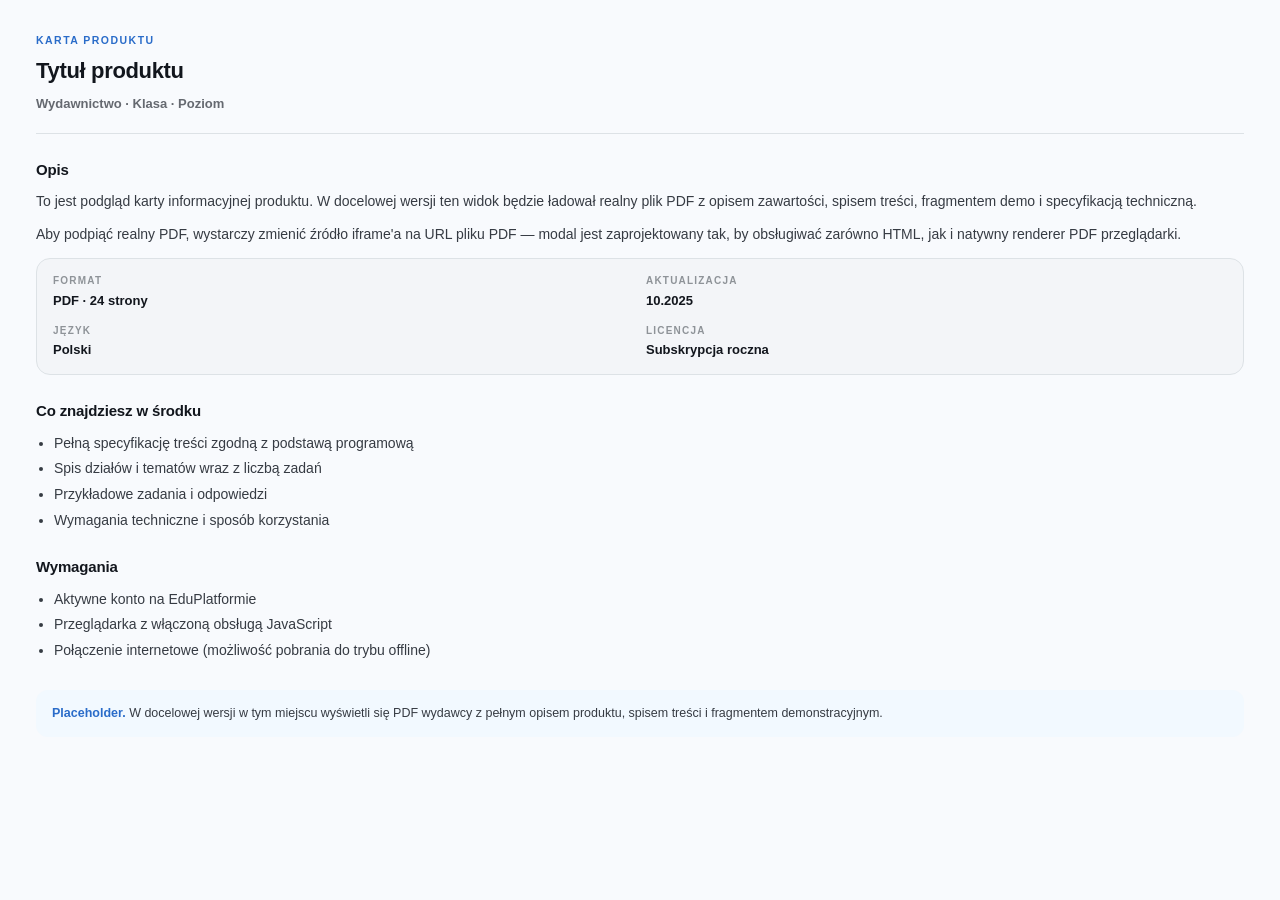
<file: ex/info-placeholder.html>
<!DOCTYPE html>
<html lang="pl">
<head>
<meta charset="UTF-8"/>
<meta name="viewport" content="width=device-width,initial-scale=1"/>
<title>Informacje o produkcie</title>
<link rel="stylesheet" href="../shared/tokens.css"/>
<style>
  *{box-sizing:border-box}
  body{
    margin:0;
    font-family:var(--ep-font-sans, 'Inter', system-ui, sans-serif);
    color:var(--ep-text);
    background:var(--ep-bg);
    padding:32px 36px 48px;
    line-height:1.55;
    font-size:14px;
  }
  body.dark{ color: #e8eef7; background: #0f1722; }
  .doc-head{
    border-bottom:1px solid var(--ep-border);
    padding-bottom:18px;
    margin-bottom:22px;
  }
  .doc-eyebrow{
    font-size:10.5px;
    font-weight:800;
    letter-spacing:.14em;
    text-transform:uppercase;
    color:var(--ep-primary);
    margin-bottom:6px;
  }
  .doc-title{
    font-family:var(--ep-font-display, 'Nunito', system-ui, sans-serif);
    font-size:22px;
    font-weight:800;
    letter-spacing:-.015em;
    margin:0 0 6px;
    color:var(--ep-text);
  }
  .doc-sub{ color:var(--ep-text-3); font-size:13px; font-weight:600; margin:0; }
  h2{
    font-family:var(--ep-font-display, 'Nunito', system-ui, sans-serif);
    font-size:15px; font-weight:800; letter-spacing:-.01em;
    margin:24px 0 10px; color:var(--ep-text);
  }
  p{ margin:0 0 12px; color:var(--ep-text-2); }
  ul{ margin:0 0 12px; padding-left:18px; color:var(--ep-text-2); }
  li{ margin:4px 0; }
  .meta-grid{
    display:grid; grid-template-columns:repeat(2, 1fr); gap:12px;
    background:var(--ep-surface-2); border:1px solid var(--ep-border);
    border-radius:14px; padding:14px 16px; margin:12px 0 8px;
  }
  .meta-item{ display:flex; flex-direction:column; gap:2px; }
  .meta-label{
    font-size:10px; font-weight:800; letter-spacing:.12em;
    text-transform:uppercase; color:var(--ep-text-4);
  }
  .meta-val{ font-size:13px; font-weight:700; color:var(--ep-text); }
  .placeholder-note{
    margin-top:28px; padding:14px 16px; background:var(--ep-primary-50);
    border:1px solid var(--ep-primary-200); border-radius:12px;
    color:var(--ep-text-2); font-size:12.5px;
  }
  .placeholder-note strong{ color:var(--ep-primary); }
</style>
</head>
<body>
  <div class="doc-head">
    <div class="doc-eyebrow" id="info-eyebrow">Karta produktu</div>
    <h1 class="doc-title" id="info-title">Tytuł produktu</h1>
    <p class="doc-sub" id="info-sub">Wydawnictwo · Klasa · Poziom</p>
  </div>

  <h2>Opis</h2>
  <p>To jest podgląd karty informacyjnej produktu. W docelowej wersji ten widok będzie ładował realny plik PDF z opisem zawartości, spisem treści, fragmentem demo i specyfikacją techniczną.</p>
  <p>Aby podpiąć realny PDF, wystarczy zmienić źródło iframe'a na URL pliku PDF — modal jest zaprojektowany tak, by obsługiwać zarówno HTML, jak i natywny renderer PDF przeglądarki.</p>

  <div class="meta-grid">
    <div class="meta-item"><span class="meta-label">Format</span><span class="meta-val">PDF · 24 strony</span></div>
    <div class="meta-item"><span class="meta-label">Aktualizacja</span><span class="meta-val">10.2025</span></div>
    <div class="meta-item"><span class="meta-label">Język</span><span class="meta-val">Polski</span></div>
    <div class="meta-item"><span class="meta-label">Licencja</span><span class="meta-val">Subskrypcja roczna</span></div>
  </div>

  <h2>Co znajdziesz w środku</h2>
  <ul>
    <li>Pełną specyfikację treści zgodną z podstawą programową</li>
    <li>Spis działów i tematów wraz z liczbą zadań</li>
    <li>Przykładowe zadania i odpowiedzi</li>
    <li>Wymagania techniczne i sposób korzystania</li>
  </ul>

  <h2>Wymagania</h2>
  <ul>
    <li>Aktywne konto na EduPlatformie</li>
    <li>Przeglądarka z włączoną obsługą JavaScript</li>
    <li>Połączenie internetowe (możliwość pobrania do trybu offline)</li>
  </ul>

  <div class="placeholder-note">
    <strong>Placeholder.</strong> W docelowej wersji w tym miejscu wyświetli się PDF wydawcy z pełnym opisem produktu, spisem treści i fragmentem demonstracyjnym.
  </div>

<script>
  // Pozwól rodzicowi (modalowi) ustawić tytuł / podtytuł / eyebrow przez postMessage
  window.addEventListener('message', function(e){
    if (!e.data || typeof e.data !== 'object') return;
    if (e.data.type === 'info:set') {
      if (e.data.title) document.getElementById('info-title').textContent = e.data.title;
      if (e.data.sub) document.getElementById('info-sub').textContent = e.data.sub;
      if (e.data.eyebrow) document.getElementById('info-eyebrow').textContent = e.data.eyebrow;
    }
    if (e.data.type === 'setDark') {
      document.body.classList.toggle('dark', !!e.data.isDark);
    }
  });
</script>
</body>
</html>
</file>
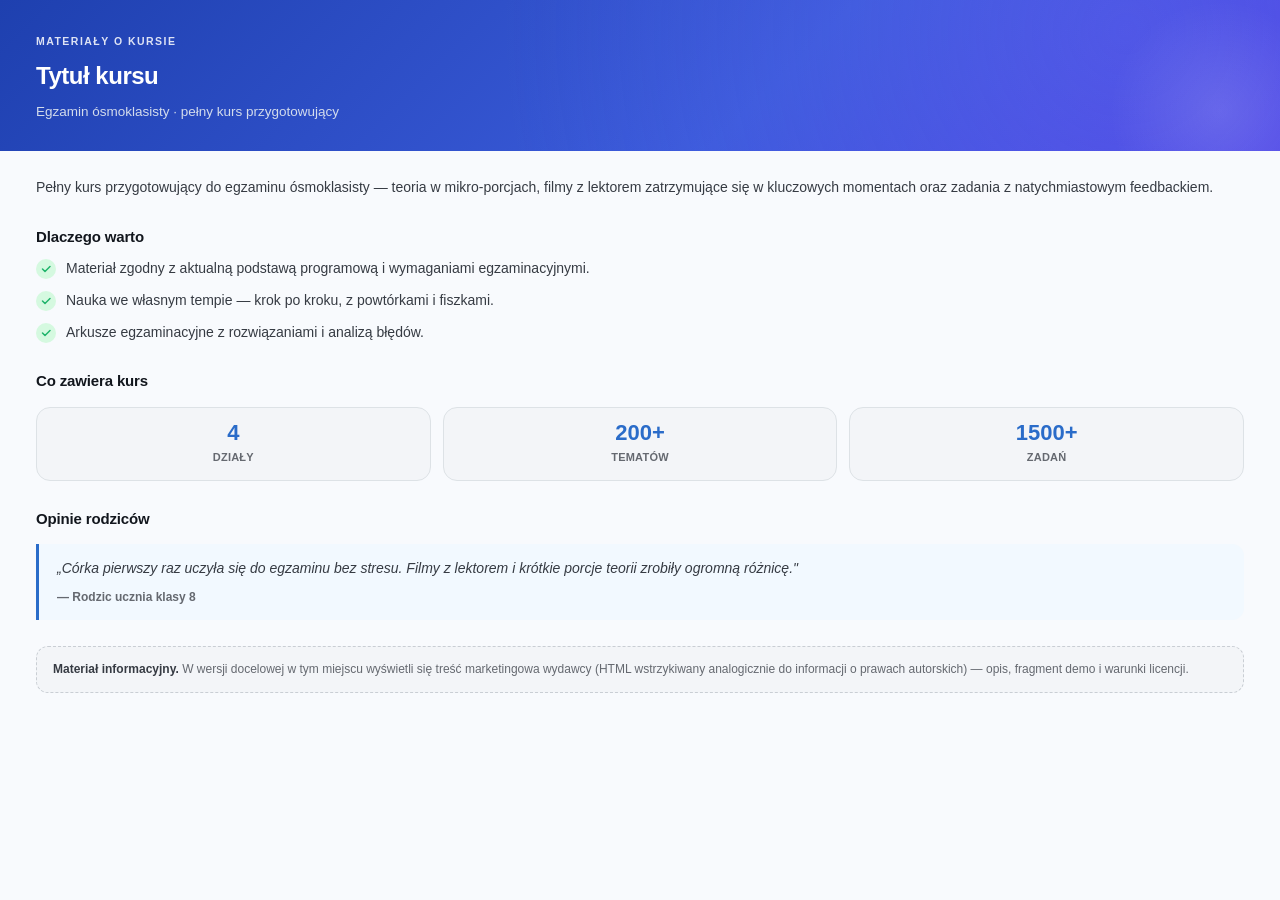
<file: ex/marketing-placeholder.html>
<!DOCTYPE html>
<html lang="pl">
<head>
<meta charset="UTF-8"/>
<meta name="viewport" content="width=device-width,initial-scale=1"/>
<title>O kursie</title>
<link rel="stylesheet" href="../shared/tokens.css"/>
<style>
  *{box-sizing:border-box}
  body{
    margin:0;
    font-family:var(--ep-font-sans, 'Inter', system-ui, sans-serif);
    color:var(--ep-text);
    background:var(--ep-bg);
    padding:0 0 48px;
    line-height:1.55;
    font-size:14px;
  }
  body.dark{ color:#e8eef7; background:#0f1722; }

  /* HERO marketingowy */
  .mk-hero{
    position:relative;
    padding:30px 36px 28px;
    background:
      radial-gradient(circle at 88% 20%, rgba(99,102,241,.35), transparent 55%),
      linear-gradient(135deg, #1E40AF 0%, #3B5BDB 60%, #4f46e5 100%);
    color:#fff; overflow:hidden;
  }
  .mk-hero::after{
    content:''; position:absolute; right:-60px; bottom:-80px;
    width:240px; height:240px; border-radius:50%;
    background:radial-gradient(circle, rgba(255,255,255,.12), transparent 65%);
  }
  .mk-eyebrow{
    display:inline-block; font-size:10.5px; font-weight:800; letter-spacing:.14em;
    text-transform:uppercase; color:rgba(255,255,255,.85); margin-bottom:8px;
  }
  .mk-title{
    font-family:var(--ep-font-display, 'Nunito', system-ui, sans-serif);
    font-size:24px; font-weight:900; letter-spacing:-.02em; margin:0 0 8px; color:#fff;
    position:relative; z-index:1;
  }
  .mk-sub{ font-size:13.5px; color:rgba(226,232,240,.92); margin:0; max-width:520px; position:relative; z-index:1; }

  .mk-body{ padding:26px 36px 0; }
  h2{
    font-family:var(--ep-font-display, 'Nunito', system-ui, sans-serif);
    font-size:15px; font-weight:800; letter-spacing:-.01em;
    margin:26px 0 10px; color:var(--ep-text);
  }
  p{ margin:0 0 12px; color:var(--ep-text-2); }

  .mk-points{ list-style:none; margin:0 0 12px; padding:0; display:flex; flex-direction:column; gap:10px; }
  .mk-points li{ display:flex; align-items:flex-start; gap:10px; color:var(--ep-text-2); }
  .mk-tick{
    flex-shrink:0; width:20px; height:20px; border-radius:50%;
    background:var(--ep-success-100); color:var(--ep-success);
    display:inline-flex; align-items:center; justify-content:center; margin-top:1px;
  }
  .mk-tick svg{ width:12px; height:12px; }

  .mk-stats{
    display:grid; grid-template-columns:repeat(3,1fr); gap:12px;
    margin:14px 0 4px;
  }
  .mk-stat{
    background:var(--ep-surface-2); border:1px solid var(--ep-border);
    border-radius:14px; padding:14px 16px; text-align:center;
  }
  .mk-stat-n{
    font-family:var(--ep-font-display, 'Nunito', system-ui, sans-serif);
    font-size:22px; font-weight:900; color:var(--ep-primary); line-height:1;
  }
  .mk-stat-l{ font-size:11px; font-weight:700; color:var(--ep-text-3); margin-top:5px; letter-spacing:.02em; }

  .mk-quote{
    border-left:3px solid var(--ep-primary);
    background:var(--ep-primary-50);
    border-radius:0 12px 12px 0;
    padding:14px 18px; margin:14px 0 4px;
    font-style:italic; color:var(--ep-text-2);
  }
  .mk-quote cite{ display:block; margin-top:8px; font-style:normal; font-weight:700; font-size:12px; color:var(--ep-text-3); }

  .mk-note{
    margin:26px 0 0; padding:13px 16px;
    background:var(--ep-surface-2); border:1px dashed var(--ep-border-strong);
    border-radius:12px; color:var(--ep-text-3); font-size:12px;
  }
  .mk-note strong{ color:var(--ep-text-2); }
</style>
</head>
<body>
  <div class="mk-hero">
    <span class="mk-eyebrow" id="mk-eyebrow">Materiały o kursie</span>
    <h1 class="mk-title" id="mk-title">Tytuł kursu</h1>
    <p class="mk-sub" id="mk-sub">Egzamin ósmoklasisty · pełny kurs przygotowujący</p>
  </div>

  <div class="mk-body">
    <p>Pełny kurs przygotowujący do egzaminu ósmoklasisty — teoria w mikro-porcjach, filmy z lektorem zatrzymujące się w kluczowych momentach oraz zadania z natychmiastowym feedbackiem.</p>

    <h2>Dlaczego warto</h2>
    <ul class="mk-points">
      <li><span class="mk-tick"><svg viewBox="0 0 24 24" fill="none" stroke="currentColor" stroke-width="3" stroke-linecap="round" stroke-linejoin="round"><path d="m5 12 5 5L20 7"/></svg></span>Materiał zgodny z aktualną podstawą programową i wymaganiami egzaminacyjnymi.</li>
      <li><span class="mk-tick"><svg viewBox="0 0 24 24" fill="none" stroke="currentColor" stroke-width="3" stroke-linecap="round" stroke-linejoin="round"><path d="m5 12 5 5L20 7"/></svg></span>Nauka we własnym tempie — krok po kroku, z powtórkami i fiszkami.</li>
      <li><span class="mk-tick"><svg viewBox="0 0 24 24" fill="none" stroke="currentColor" stroke-width="3" stroke-linecap="round" stroke-linejoin="round"><path d="m5 12 5 5L20 7"/></svg></span>Arkusze egzaminacyjne z rozwiązaniami i analizą błędów.</li>
    </ul>

    <h2>Co zawiera kurs</h2>
    <div class="mk-stats">
      <div class="mk-stat"><div class="mk-stat-n">4</div><div class="mk-stat-l">DZIAŁY</div></div>
      <div class="mk-stat"><div class="mk-stat-n">200+</div><div class="mk-stat-l">TEMATÓW</div></div>
      <div class="mk-stat"><div class="mk-stat-n">1500+</div><div class="mk-stat-l">ZADAŃ</div></div>
    </div>

    <h2>Opinie rodziców</h2>
    <div class="mk-quote">
      „Córka pierwszy raz uczyła się do egzaminu bez stresu. Filmy z lektorem i krótkie porcje teorii zrobiły ogromną różnicę."
      <cite>— Rodzic ucznia klasy 8</cite>
    </div>

    <div class="mk-note">
      <strong>Materiał informacyjny.</strong> W wersji docelowej w tym miejscu wyświetli się treść marketingowa wydawcy (HTML wstrzykiwany analogicznie do informacji o prawach autorskich) — opis, fragment demo i warunki licencji.
    </div>
  </div>

<script>
  window.addEventListener('message', function(e){
    if (!e.data || typeof e.data !== 'object') return;
    if (e.data.type === 'info:set') {
      if (e.data.title)   document.getElementById('mk-title').textContent = e.data.title;
      if (e.data.eyebrow) document.getElementById('mk-eyebrow').textContent = e.data.eyebrow;
      if (e.data.sub)     document.getElementById('mk-sub').textContent = e.data.sub;
    }
    if (e.data.type === 'setDark') {
      document.body.classList.toggle('dark', !!e.data.isDark);
    }
  });
</script>
</body>
</html>
</file>
<file: shared/tokens.css>
/* ═══════════════════════════════════════════════════════════════════
   EduPlatforma · Design Tokens
   Wspólny system dla launcher (index.html), modułu EX i modułu IB.
   ═══════════════════════════════════════════════════════════════════ */

:root {
  /* ── Brand / Primary (indygo, zmiękczone) ─────────────────────── */
  --ep-primary:      oklch(0.54 0.16 258);    /* główny akcent */
  --ep-primary-600:  oklch(0.48 0.17 258);    /* hover / press  */
  --ep-primary-700:  oklch(0.40 0.17 258);    /* deep           */
  --ep-primary-500:  oklch(0.62 0.15 258);    /* bright         */
  --ep-primary-400:  oklch(0.72 0.12 258);    /* soft           */
  --ep-primary-100:  oklch(0.95 0.03 258);    /* tło chip       */
  --ep-primary-50:   oklch(0.98 0.015 258);   /* tło subtelne   */

  /* ── Akcent ciepły (amber) ────────────────────────────────────── */
  --ep-accent:       oklch(0.75 0.14 60);
  --ep-accent-600:   oklch(0.68 0.16 55);
  --ep-accent-100:   oklch(0.96 0.04 70);

  /* ── Akcent zimny (fiolet — używany dla IB/Podręczniki) ───────── */
  --ep-violet:       oklch(0.62 0.19 300);
  --ep-violet-600:   oklch(0.54 0.20 300);
  --ep-violet-100:   oklch(0.96 0.03 300);

  /* ── Feedback ─────────────────────────────────────────────────── */
  --ep-success:      oklch(0.68 0.16 155);
  --ep-success-100:  oklch(0.95 0.05 155);
  --ep-danger:       oklch(0.62 0.20 25);
  --ep-danger-100:   oklch(0.96 0.04 25);
  --ep-warning:      oklch(0.78 0.15 80);
  --ep-warning-100:  oklch(0.97 0.04 80);
  --ep-info:         oklch(0.68 0.13 230);
  --ep-info-100:     oklch(0.95 0.04 230);

  /* ── Neutralne (ciepłe, lekko cool w stronę niebieskiego) ─────── */
  --ep-bg:           oklch(0.985 0.004 250);   /* tło aplikacji     */
  --ep-surface:      #ffffff;                  /* karty, modale     */
  --ep-surface-2:    oklch(0.97 0.005 250);    /* subtelny raised   */
  --ep-surface-3:    oklch(0.945 0.007 250);   /* hover na liście   */

  --ep-border:       oklch(0.91 0.008 250);    /* domyślna granica  */
  --ep-border-strong:oklch(0.85 0.01 250);     /* mocniejsza        */
  --ep-divider:      oklch(0.94 0.005 250);    /* cieniutka linia   */

  --ep-text:         oklch(0.20 0.015 258);    /* główny tekst      */
  --ep-text-2:       oklch(0.35 0.015 258);    /* tekst pomocniczy  */
  --ep-text-3:       oklch(0.52 0.012 258);    /* tekst stonowany   */
  --ep-text-4:       oklch(0.66 0.01 250);     /* placeholder / muted */

  /* ── Typografia ───────────────────────────────────────────────── */
  --ep-font-sans:    'Inter', -apple-system, BlinkMacSystemFont, 'Segoe UI', sans-serif;
  --ep-font-display: 'Plus Jakarta Sans', 'Inter', -apple-system, sans-serif;
  --ep-font-mono:    'JetBrains Mono', ui-monospace, 'SF Mono', Consolas, monospace;

  /* ── Radius ───────────────────────────────────────────────────── */
  --ep-r-sm:   8px;
  --ep-r-md:   12px;
  --ep-r-lg:   16px;
  --ep-r-xl:   20px;
  --ep-r-2xl:  28px;
  --ep-r-full: 999px;

  /* ── Cienie (wielowarstwowe, miękkie, z tintem primary) ───────── */
  --ep-shadow-xs:  0 1px 2px 0 oklch(0.20 0.05 258 / 0.05);
  --ep-shadow-sm:  0 1px 2px oklch(0.20 0.05 258 / 0.04),
                   0 2px 6px oklch(0.20 0.05 258 / 0.06);
  --ep-shadow-md:  0 2px 4px oklch(0.20 0.05 258 / 0.04),
                   0 6px 16px oklch(0.20 0.05 258 / 0.08);
  --ep-shadow-lg:  0 4px 8px oklch(0.20 0.05 258 / 0.05),
                   0 12px 32px oklch(0.20 0.05 258 / 0.12);
  --ep-shadow-xl:  0 8px 16px oklch(0.20 0.05 258 / 0.06),
                   0 24px 48px oklch(0.20 0.05 258 / 0.16);

  --ep-ring:       0 0 0 3px oklch(0.54 0.16 258 / 0.18);
  --ep-ring-danger:0 0 0 3px oklch(0.62 0.20 25  / 0.20);
  --ep-ring-success:0 0 0 3px oklch(0.68 0.16 155 / 0.20);

  /* ── Motion ───────────────────────────────────────────────────── */
  --ep-ease:       cubic-bezier(0.16, 1, 0.3, 1);       /* exit */
  --ep-ease-in:    cubic-bezier(0.7, 0, 0.84, 0);       /* enter */
  --ep-ease-soft:  cubic-bezier(0.32, 0.72, 0, 1);      /* all-purpose */
  --ep-d-fast:     120ms;
  --ep-d-base:     200ms;
  --ep-d-slow:     320ms;

  /* ── Spacing scale ────────────────────────────────────────────── */
  --ep-s-1: 4px;
  --ep-s-2: 8px;
  --ep-s-3: 12px;
  --ep-s-4: 16px;
  --ep-s-5: 20px;
  --ep-s-6: 24px;
  --ep-s-8: 32px;
  --ep-s-10: 40px;
  --ep-s-12: 48px;
}

/* ═══════════════════════════════════════════════════════════════════
   Dark mode — głęboki indygo, wysokokontrastowy tekst
   ═══════════════════════════════════════════════════════════════════ */
html.dark {
  --ep-primary:      oklch(0.70 0.15 258);
  --ep-primary-600:  oklch(0.76 0.14 258);
  --ep-primary-700:  oklch(0.82 0.12 258);
  --ep-primary-500:  oklch(0.64 0.16 258);
  --ep-primary-400:  oklch(0.52 0.17 258);
  --ep-primary-100:  oklch(0.28 0.09 258);
  --ep-primary-50:   oklch(0.22 0.05 258);

  --ep-accent:       oklch(0.80 0.14 70);
  --ep-accent-100:   oklch(0.30 0.08 70);

  --ep-violet:       oklch(0.72 0.17 300);
  --ep-violet-100:   oklch(0.28 0.08 300);

  --ep-success:      oklch(0.76 0.15 155);
  --ep-success-100:  oklch(0.28 0.07 155);
  --ep-danger:       oklch(0.72 0.18 25);
  --ep-danger-100:   oklch(0.30 0.08 25);
  --ep-warning:      oklch(0.82 0.14 80);
  --ep-info:         oklch(0.76 0.12 230);

  --ep-bg:           oklch(0.17 0.02 258);
  --ep-surface:      oklch(0.22 0.025 258);
  --ep-surface-2:    oklch(0.25 0.025 258);
  --ep-surface-3:    oklch(0.29 0.025 258);

  --ep-border:       oklch(0.30 0.025 258);
  --ep-border-strong:oklch(0.38 0.03 258);
  --ep-divider:      oklch(0.27 0.02 258);

  --ep-text:         oklch(0.97 0.005 250);
  --ep-text-2:       oklch(0.85 0.01 250);
  --ep-text-3:       oklch(0.68 0.01 250);
  --ep-text-4:       oklch(0.52 0.01 250);

  --ep-shadow-xs:  0 1px 2px 0 oklch(0.02 0 0 / 0.25);
  --ep-shadow-sm:  0 1px 2px oklch(0.02 0 0 / 0.25),
                   0 2px 6px oklch(0.02 0 0 / 0.35);
  --ep-shadow-md:  0 2px 4px oklch(0.02 0 0 / 0.25),
                   0 6px 16px oklch(0.02 0 0 / 0.35);
  --ep-shadow-lg:  0 4px 8px oklch(0.02 0 0 / 0.30),
                   0 12px 32px oklch(0.02 0 0 / 0.50);
  --ep-shadow-xl:  0 8px 16px oklch(0.02 0 0 / 0.35),
                   0 24px 48px oklch(0.02 0 0 / 0.55);

  --ep-ring:        0 0 0 3px oklch(0.70 0.15 258 / 0.28);
}

/* ═══════════════════════════════════════════════════════════════════
   Base reset + typography defaults
   ═══════════════════════════════════════════════════════════════════ */
*,*::before,*::after { box-sizing: border-box; }

body {
  font-family: var(--ep-font-sans);
  font-feature-settings: 'cv02','cv03','cv04','cv11';
  -webkit-font-smoothing: antialiased;
  -moz-osx-font-smoothing: grayscale;
  text-rendering: optimizeLegibility;
  color: var(--ep-text);
  background: var(--ep-bg);
}

/* Focus ring — keyboard only */
:focus-visible {
  outline: none;
  box-shadow: var(--ep-ring);
  border-radius: var(--ep-r-sm);
}

/* ═══════════════════════════════════════════════════════════════════
   Reusable utility primitives (opcjonalne, do przejęcia przez moduły)
   ═══════════════════════════════════════════════════════════════════ */

.ep-btn {
  display: inline-flex; align-items: center; justify-content: center;
  gap: 8px;
  font-family: var(--ep-font-sans);
  font-weight: 600;
  font-size: 14px;
  line-height: 1;
  padding: 10px 18px;
  border-radius: var(--ep-r-md);
  border: 1px solid transparent;
  cursor: pointer;
  transition: background var(--ep-d-fast) var(--ep-ease-soft),
              color var(--ep-d-fast) var(--ep-ease-soft),
              border-color var(--ep-d-fast) var(--ep-ease-soft),
              box-shadow var(--ep-d-fast) var(--ep-ease-soft),
              transform var(--ep-d-fast) var(--ep-ease-soft);
}
.ep-btn:active:not(:disabled) { transform: translateY(1px); }
.ep-btn:disabled { opacity: 0.45; cursor: not-allowed; }

.ep-btn-primary {
  background: var(--ep-primary);
  color: #fff;
  box-shadow: var(--ep-shadow-sm);
}
.ep-btn-primary:hover:not(:disabled) { background: var(--ep-primary-600); box-shadow: var(--ep-shadow-md); }
.ep-btn-primary:active:not(:disabled) { background: var(--ep-primary-700); }

.ep-btn-ghost {
  background: transparent;
  color: var(--ep-text-2);
}
.ep-btn-ghost:hover:not(:disabled) { background: var(--ep-surface-3); color: var(--ep-text); }

.ep-btn-outline {
  background: var(--ep-surface);
  color: var(--ep-text);
  border-color: var(--ep-border);
}
.ep-btn-outline:hover:not(:disabled) { border-color: var(--ep-primary); color: var(--ep-primary); }

.ep-card {
  background: var(--ep-surface);
  border: 1px solid var(--ep-border);
  border-radius: var(--ep-r-lg);
  box-shadow: var(--ep-shadow-sm);
}

.ep-input {
  width: 100%;
  font-family: var(--ep-font-sans);
  font-size: 14px;
  color: var(--ep-text);
  background: var(--ep-surface);
  border: 1px solid var(--ep-border);
  border-radius: var(--ep-r-md);
  padding: 10px 14px;
  transition: border-color var(--ep-d-fast) var(--ep-ease-soft),
              box-shadow var(--ep-d-fast) var(--ep-ease-soft);
}
.ep-input:focus { outline: none; border-color: var(--ep-primary); box-shadow: var(--ep-ring); }
.ep-input::placeholder { color: var(--ep-text-4); }

/* Subtle scrollbar (opt-in) */
.ep-scrollbar::-webkit-scrollbar { width: 10px; height: 10px; }
.ep-scrollbar::-webkit-scrollbar-track { background: transparent; }
.ep-scrollbar::-webkit-scrollbar-thumb {
  background: var(--ep-border-strong);
  border: 2px solid transparent;
  background-clip: padding-box;
  border-radius: var(--ep-r-full);
}
.ep-scrollbar::-webkit-scrollbar-thumb:hover { background: var(--ep-text-4); background-clip: padding-box; }

/* Motion-safe defaults */
@media (prefers-reduced-motion: reduce) {
  *, *::before, *::after { animation-duration: 0.01ms !important; transition-duration: 0.01ms !important; }
}

/* ═══════════════════════════════════════════════════════════════
   PRODUCT CARD · wspólny kafel produktowy (EX sklep, IB katalog)
   Jednolite rozmiary, rytm i wizualia między modułami.
   ═══════════════════════════════════════════════════════════════ */

.product-grid{
  display: grid;
  grid-template-columns: repeat(auto-fill, minmax(260px, 1fr));
  gap: 18px;
}

.product-card{
  position: relative;
  background: var(--ep-surface);
  border: 1px solid var(--ep-border);
  border-radius: var(--ep-r-xl);
  overflow: hidden;
  display: flex; flex-direction: column;
  box-shadow: var(--ep-shadow-xs);
  transition: transform var(--ep-d-base) var(--ep-ease),
              box-shadow var(--ep-d-base) var(--ep-ease),
              border-color var(--ep-d-fast);
  min-height: 280px;
}
.product-card:hover{
  transform: translateY(-3px);
  box-shadow: var(--ep-shadow-md);
  border-color: var(--ep-border-strong);
}
.product-card.is-clickable{ cursor: pointer; }

/* Cover */
.product-card-cover{
  position: relative;
  aspect-ratio: 16/9;
  background: linear-gradient(135deg, var(--cover-a, var(--ep-primary)), var(--cover-b, var(--ep-primary-600)));
  overflow: hidden;
  display: flex; align-items: center; justify-content: center;
  color: #fff;
  flex-shrink: 0;
}
.product-card-cover::after{
  content: '';
  position: absolute; inset: 0;
  background: repeating-linear-gradient(135deg, rgba(255,255,255,.04) 0 2px, transparent 2px 16px);
  pointer-events: none;
}
.product-card-glyph{
  position: relative; z-index: 1;
  width: 52px; height: 52px;
  display: flex; align-items: center; justify-content: center;
  background: rgba(255,255,255,.14);
  border: 1px solid rgba(255,255,255,.22);
  border-radius: 13px;
  backdrop-filter: blur(4px);
  font-size: 24px; line-height: 1;
}
.product-card-glyph svg{ width: 26px; height: 26px; }

/* Badge (top-left) */
.product-card-badge{
  position: absolute; top: 10px; left: 10px;
  display: inline-flex; align-items: center; gap: 6px;
  background: rgba(255,255,255,.95);
  color: var(--ep-text);
  backdrop-filter: blur(8px);
  padding: 4px 10px; border-radius: 999px;
  font-family: var(--ep-font-sans);
  font-size: 11px; font-weight: 700;
  letter-spacing: -.005em;
  box-shadow: 0 2px 8px rgba(0,0,0,.08);
  z-index: 2;
  white-space: nowrap;
}
.product-card-badge--owned{ color: var(--ep-success); }
.product-card-badge--locked{ color: var(--ep-text-3); }
.product-card-badge--selected{ color: var(--ep-primary); background: #fff; }
.product-card-badge .dot{
  width: 6px; height: 6px; border-radius: 50%;
  background: currentColor;
  box-shadow: 0 0 0 3px color-mix(in srgb, currentColor 22%, transparent);
}

/* Menu (top-right) */
.product-card-menu{
  position: absolute; top: 8px; right: 8px; z-index: 3;
}
.product-card-menu-btn{
  width: 28px; height: 28px;
  border-radius: 8px;
  background: rgba(255,255,255,.9);
  border: none;
  color: var(--ep-text-2);
  cursor: pointer;
  display: flex; align-items: center; justify-content: center;
  transition: background var(--ep-d-fast);
  backdrop-filter: blur(8px);
  font-size: 14px; font-weight: 800;
  line-height: 1;
}
.product-card-menu-btn:hover{ background: #fff; color: var(--ep-text); }

/* Body */
.product-card-body{
  padding: 14px 16px 16px;
  display: flex; flex-direction: column;
  gap: 6px; flex: 1;
}
.product-card-title{
  font-family: var(--ep-font-display);
  font-size: 16px;
  font-weight: 800;
  color: var(--ep-text);
  letter-spacing: -.01em;
  line-height: 1.25;
  margin: 0;
}
.product-card-sub{
  font-family: var(--ep-font-sans);
  font-size: 12.5px;
  font-weight: 500;
  color: var(--ep-text-3);
  line-height: 1.4;
  margin: 0;
}

/* Foot — price + CTA row */
.product-card-foot{
  display: flex; align-items: center; justify-content: space-between;
  gap: 10px; margin-top: auto;
  padding-top: 12px;
}
.product-card-price{
  display: flex; flex-direction: column; gap: 1px;
}
.product-price-v{
  font-family: var(--ep-font-display);
  font-size: 18px; font-weight: 800;
  color: var(--ep-text);
  line-height: 1;
  letter-spacing: -.01em;
}
.product-price-k{
  font-family: var(--ep-font-sans);
  font-size: 10.5px;
  color: var(--ep-text-3);
  font-weight: 500;
}
.product-card-access{
  display: inline-flex; align-items: center; gap: 6px;
  font-family: var(--ep-font-sans);
  font-size: 12px; font-weight: 600;
  color: var(--ep-success);
}

/* CTA */
.product-cta{
  display: inline-flex; align-items: center; justify-content: center;
  gap: 6px;
  padding: 9px 14px;
  border: none;
  border-radius: var(--ep-r-md);
  font-family: var(--ep-font-sans);
  font-size: 12.5px; font-weight: 700;
  cursor: pointer;
  transition: background var(--ep-d-fast), color var(--ep-d-fast),
              box-shadow var(--ep-d-fast), transform var(--ep-d-fast);
  white-space: nowrap;
  letter-spacing: -.005em;
}
.product-cta:hover{ transform: translateY(-1px); }
.product-cta:active{ transform: translateY(0); }

.product-cta--primary{
  background: var(--ep-primary); color: #fff;
  box-shadow: var(--ep-shadow-sm);
}
.product-cta--primary:hover{ background: var(--ep-primary-600); box-shadow: var(--ep-shadow-md); }

.product-cta--dark{
  background: var(--ep-text); color: var(--ep-surface);
  box-shadow: var(--ep-shadow-sm);
}
.product-cta--dark:hover{ background: var(--ep-text-2); box-shadow: var(--ep-shadow-md); }

.product-cta--selected{
  background: var(--ep-primary-100);
  color: var(--ep-primary);
  box-shadow: none;
}
.product-cta--in-cart{
  background: var(--ep-accent-100);
  color: var(--ep-accent-600);
  box-shadow: none;
}
.product-cta--in-cart svg{ transform: rotate(45deg); }
.product-cta--disabled,
.product-cta:disabled{
  background: var(--ep-surface-2) !important;
  color: var(--ep-text-4) !important;
  box-shadow: none !important;
  cursor: not-allowed !important;
  transform: none !important;
}

.product-cta--full{ width: 100%; }

/* Modifiers for whole card */
.product-card--selected{
  border-color: var(--ep-primary) !important;
  box-shadow: 0 0 0 3px color-mix(in srgb, var(--ep-primary) 12%, transparent),
              var(--ep-shadow-md) !important;
}
.product-card--in-cart{
  border-color: var(--ep-accent-600) !important;
  box-shadow: 0 0 0 3px color-mix(in srgb, var(--ep-accent-600) 12%, transparent),
              var(--ep-shadow-md) !important;
}
.product-card--unlocked{
  border-color: var(--ep-success) !important;
}

/* Dark mode tweaks */
html.dark .product-card-badge,
body.dark .product-card-badge{
  background: rgba(20,28,45,.92);
  color: var(--ep-text);
}
html.dark .product-card-menu-btn,
body.dark .product-card-menu-btn{ background: rgba(20,28,45,.92); }
html.dark .product-cta--dark,
body.dark .product-cta--dark{
  background: var(--ep-surface-3);
  color: var(--ep-text);
}

/* Responsive */
@media (max-width: 600px){
  .product-grid{ grid-template-columns: 1fr; gap: 14px; }
  .product-card-foot{ flex-wrap: wrap; gap: 8px; }
}

/* ═══════════════════════════════════════════════════════════════
   UNIFIED CARD LAYER · ujednolicenie .kurs-card (EX) i .kurs-card
   .sklep-book-card (IB) do jednego standardu wizualnego.
   Zero zmian w HTML/JS — same CSS overrides.
   ═══════════════════════════════════════════════════════════════ */

/* Grid */
.kurs-card-grid{
  display: grid !important;
  grid-template-columns: repeat(auto-fill, minmax(260px, 1fr)) !important;
  gap: 18px !important;
}

/* Card shell */
.kurs-card{
  position: relative !important;
  background: var(--ep-surface) !important;
  border: 1px solid var(--ep-border) !important;
  border-radius: var(--ep-r-xl) !important;
  overflow: hidden !important;
  display: flex !important;
  flex-direction: column !important;
  box-shadow: var(--ep-shadow-xs) !important;
  transition: transform var(--ep-d-base) var(--ep-ease),
              box-shadow var(--ep-d-base) var(--ep-ease),
              border-color var(--ep-d-fast) !important;
  padding: 0 !important;
  min-height: 300px !important;
}
.kurs-card:hover{
  transform: translateY(-3px) !important;
  box-shadow: var(--ep-shadow-md) !important;
  border-color: var(--ep-border-strong) !important;
}

/* Badges row — nie istnieje w IB, ale jest w EX; utrzymaj ale przeniesiemy
   go NAD cover żeby badge siedział w covererze. */
.kurs-card-badges{
  position: absolute !important;
  top: 0 !important; left: 0 !important; right: 0 !important;
  z-index: 5 !important;
  display: flex !important;
  align-items: flex-start !important;
  justify-content: space-between !important;
  padding: 10px !important;
  pointer-events: none !important;
  background: transparent !important;
}
.kurs-card-badges > *{ pointer-events: auto; }

/* Cover — spójny aspect-ratio, bez absolutnych wysokości */
.kurs-card-cover{
  position: relative !important;
  aspect-ratio: 16/10 !important;
  height: auto !important;
  min-height: 0 !important;
  background: linear-gradient(135deg, var(--ep-primary), var(--ep-primary-600));
  display: flex !important;
  align-items: center !important;
  justify-content: center !important;
  overflow: hidden !important;
  flex-shrink: 0 !important;
}
.kurs-card-cover::after{
  content: '';
  position: absolute; inset: 0;
  background: repeating-linear-gradient(135deg, rgba(255,255,255,.05) 0 2px, transparent 2px 18px);
  pointer-events: none;
}
.kurs-card-cover-emoji{
  position: relative; z-index: 1;
  font-size: 54px !important;
  line-height: 1 !important;
  filter: drop-shadow(0 3px 8px rgba(0,0,0,.25));
}
/* Ikony z icon-wrap (biblioteka IB) — pokaż jako duży glyph, nie małe boxy */
.kurs-card-cover .icon-wrap,
.kurs-card-cover .cover-icon,
.kurs-card-cover [class*="iconwrap"]{
  width: auto !important; height: auto !important;
  background: transparent !important;
  border: none !important;
  backdrop-filter: none !important;
  box-shadow: none !important;
  padding: 0 !important;
  display: flex; align-items: center; justify-content: center;
}
.kurs-card-cover .icon-wrap svg,
.kurs-card-cover .cover-icon svg,
.kurs-card-cover [class*="iconwrap"] svg{
  width: 56px !important; height: 56px !important;
  color: #fff;
  filter: drop-shadow(0 3px 8px rgba(0,0,0,.25));
}

/* Status badge — unified pill (top-left of cover) */
/* ─── Badges — wypełnione chipy (filled, nie tylko kolorowy tekst) ─── */

/* Default badge base — dark chip na cover'ze */
.kurs-badge-status,
.kurs-card .status-chip,
.kurs-card .library-chip,
.kurs-card .sklep-cover-badge,
.kurs-card [class*="book-status"]{
  display: inline-flex !important;
  align-items: center !important;
  gap: 6px !important;
  background: rgba(15, 23, 42, .78) !important;
  color: #fff !important;
  padding: 5px 11px !important;
  border-radius: 999px !important;
  font-family: var(--ep-font-sans) !important;
  font-size: 10.5px !important;
  font-weight: 700 !important;
  letter-spacing: .01em !important;
  text-transform: uppercase !important;
  box-shadow: 0 2px 6px rgba(0,0,0,.18) !important;
  white-space: nowrap !important;
  backdrop-filter: blur(8px) !important;
  border: none !important;
  line-height: 1.4 !important;
  position: static !important;
  top: auto !important; right: auto !important; bottom: auto !important; left: auto !important;
}

/* Variants — kolorowe wypełnienia */
.kurs-badge-active{
  background: var(--ep-success) !important;
  color: #fff !important;
}
.kurs-badge-locked{
  background: rgba(15, 23, 42, .62) !important;
  color: rgba(255,255,255,.92) !important;
}
/* Dodatkowy wariant "W toku" (kursy posiadane, nie aktywne) */
.kurs-card .kurs-badge-progress,
.kurs-card [class*="badge-reading"],
.kurs-card [class*="badge-inprogress"]{
  background: var(--ep-primary) !important;
  color: #fff !important;
}

/* Menu button — top-right, unified */
.kurs-card-menu-btn{
  width: 30px !important; height: 30px !important;
  border-radius: 9px !important;
  background: rgba(255,255,255,.92) !important;
  border: none !important;
  color: var(--ep-text-2) !important;
  cursor: pointer;
  display: flex; align-items: center; justify-content: center;
  font-size: 15px; font-weight: 800;
  line-height: 1;
  backdrop-filter: blur(8px);
  box-shadow: 0 2px 8px rgba(0,0,0,.08);
  transition: background var(--ep-d-fast), color var(--ep-d-fast);
  padding: 0 !important;
}
.kurs-card-menu-btn:hover{ background: #fff !important; color: var(--ep-text) !important; }

.kurs-card-menu-dropdown{
  z-index: 50 !important;
}

/* Body */
.kurs-card-body{
  padding: 16px 18px 18px !important;
  display: flex !important;
  flex-direction: column !important;
  gap: 8px !important;
  flex: 1 !important;
}
.kurs-card-title{
  font-family: var(--ep-font-display) !important;
  font-size: 17px !important;
  font-weight: 800 !important;
  color: var(--ep-text) !important;
  letter-spacing: -.015em !important;
  line-height: 1.25 !important;
  margin: 0 !important;
}
.kurs-card-sub{
  font-family: var(--ep-font-sans) !important;
  font-size: 12.5px !important;
  font-weight: 500 !important;
  color: var(--ep-text-3) !important;
  line-height: 1.45 !important;
  margin: 0 !important;
}

/* Progress row (kursy + biblioteka) */
.kurs-progress-row{
  display: flex !important;
  align-items: center !important;
  justify-content: space-between !important;
  font-family: var(--ep-font-sans) !important;
  font-size: 11.5px !important;
  font-weight: 600 !important;
  color: var(--ep-text-3) !important;
  margin-top: 4px !important;
}
.kurs-progress-row > span:last-child{
  font-family: var(--ep-font-display) !important;
  font-size: 13px !important;
  font-weight: 800 !important;
  color: var(--ep-primary) !important;
}
.kurs-pb{
  height: 5px !important;
  background: var(--ep-surface-3) !important;
  border-radius: 999px !important;
  overflow: hidden !important;
  margin: 0 !important;
}
.kurs-pb-fill{
  height: 100% !important;
  background: var(--ep-primary) !important;
  border-radius: 999px !important;
  transition: width var(--ep-d-slow) var(--ep-ease);
}

/* Sklep — owned row + price row */
.sklep-owned-row{
  font-family: var(--ep-font-sans);
  font-size: 12.5px;
  font-weight: 500;
  color: var(--ep-text-3);
  padding: 6px 0;
}
.sklep-price-row{
  display: flex !important;
  align-items: baseline !important;
  gap: 6px !important;
  padding: 2px 0 !important;
}
.sklep-price-main{
  font-family: var(--ep-font-display);
  font-size: 20px;
  font-weight: 800;
  color: var(--ep-primary);
  letter-spacing: -.01em;
  line-height: 1;
}
.sklep-price-note{
  font-family: var(--ep-font-sans);
  font-size: 11.5px;
  color: var(--ep-text-3);
  font-weight: 500;
}

/* CTA — unified pill (default = primary indygo, dla transakcji/zakupu) */
.kurs-card-btn,
.kurs-btn-enter,
.sklep-btn-buy,
.kurs-card button[class*="cta"]{
  width: 100% !important;
  padding: 10px 14px !important;
  border: none !important;
  border-radius: var(--ep-r-md) !important;
  font-family: var(--ep-font-sans) !important;
  font-size: 13px !important;
  font-weight: 700 !important;
  cursor: pointer !important;
  transition: background var(--ep-d-fast), transform var(--ep-d-fast),
              box-shadow var(--ep-d-fast) !important;
  margin-top: auto !important;
  letter-spacing: -.005em !important;
  display: inline-flex !important;
  align-items: center !important;
  justify-content: center !important;
  gap: 6px !important;
  line-height: 1.2 !important;
  background: var(--ep-primary) !important;
  color: #fff !important;
  box-shadow: var(--ep-shadow-sm) !important;
  text-align: center !important;
  min-height: 40px !important;
}
.kurs-card-btn:hover,
.sklep-btn-buy:hover{
  background: var(--ep-primary-600) !important;
  box-shadow: var(--ep-shadow-md) !important;
  transform: translateY(-1px) !important;
}

/* "Otwórz kurs" (owned) — ciemny navy, żeby różnił się od transakcyjnego */
.kurs-btn-enter{
  background: oklch(0.22 0.03 258) !important;  /* deep navy */
  color: #fff !important;
  box-shadow: var(--ep-shadow-sm) !important;
}
.kurs-btn-enter:hover{
  background: oklch(0.30 0.04 258) !important;
  box-shadow: var(--ep-shadow-md) !important;
  transform: translateY(-1px) !important;
}

/* In-cart / selected state */
.sklep-btn-buy.in-cart,
.kurs-card-btn.in-cart{
  background: var(--ep-success-100) !important;
  color: var(--ep-success) !important;
  box-shadow: none !important;
}

/* Locked (wkrótce) */
.kurs-btn-locked,
.kurs-card-btn.kurs-btn-locked{
  background: var(--ep-surface-3) !important;
  color: var(--ep-text-4) !important;
  box-shadow: none !important;
  cursor: not-allowed !important;
}
.kurs-btn-locked:hover{
  background: var(--ep-surface-3) !important;
  transform: none !important;
  box-shadow: none !important;
}

/* IB specific — wszystkie sklep/biblioteka buttony → unified primary */
.kurs-card .add-to-pkg-btn,
.kurs-card button[onclick*="togglePkg"],
.kurs-card button[onclick*="toggleExtra"],
.kurs-card .sklep-pkg-btn,
.kurs-card .pkg-select-btn,
.kurs-card .extra-select-btn{
  background: var(--ep-primary) !important;
  color: #fff !important;
  box-shadow: var(--ep-shadow-sm) !important;
}
.kurs-card .sklep-pkg-btn:hover,
.kurs-card .pkg-select-btn:hover,
.kurs-card .extra-select-btn:hover,
.kurs-card .add-to-pkg-btn:hover{
  background: var(--ep-primary-600) !important;
  box-shadow: var(--ep-shadow-md) !important;
  transform: translateY(-1px) !important;
}
/* Selected state → success chip */
.kurs-card .add-to-pkg-btn.selected,
.kurs-card .pkg-selected,
.kurs-card button.selected,
.kurs-card .sklep-pkg-btn.selected-pkg,
.kurs-card .pkg-select-btn.selected-pkg,
.kurs-card .extra-select-btn.selected-extra{
  background: var(--ep-success-100) !important;
  color: var(--ep-success) !important;
  box-shadow: none !important;
}
/* Owned → disabled ghost */
.kurs-card .sklep-btn-owned{
  background: var(--ep-surface-3) !important;
  color: var(--ep-text-4) !important;
  border: none !important;
  box-shadow: none !important;
}

/* IB "Czytam" / "Nowa" chip — przyciemnij, zawsze na białym tle badge */
.kurs-card [class*="status-dot"],
.kurs-card [class*="reading-status"]{
  background: rgba(255,255,255,.95) !important;
  color: var(--ep-text) !important;
  padding: 4px 10px !important;
  border-radius: 999px !important;
  font-size: 11px !important;
  font-weight: 700 !important;
  backdrop-filter: blur(8px) !important;
  box-shadow: 0 2px 8px rgba(0,0,0,.08) !important;
  border: none !important;
}

/* Dark mode badge */
html.dark .kurs-badge-status,
body.dark .kurs-badge-status,
html.dark .kurs-card-menu-btn,
body.dark .kurs-card-menu-btn{
  background: rgba(20,28,45,.92) !important;
  color: var(--ep-text) !important;
}

/* Responsive */
@media (max-width: 600px){
  .kurs-card-grid{ grid-template-columns: 1fr !important; gap: 14px !important; }
  .kurs-card{ min-height: 0 !important; }
  .kurs-card-cover-emoji{ font-size: 46px !important; }
}

/* ═══════════════════════════════════════════════════════════════
   CATALOG BAR (IB — Katalog książek sticky header)
   Ujednolicony pasek: filtry + search + licznik abonamentu + CTA + legenda
   ═══════════════════════════════════════════════════════════════ */

.catalog-bar{
  background: var(--ep-surface);
  border: 1px solid var(--ep-border);
  border-radius: var(--ep-r-xl);
  padding: 16px 20px 14px;
  box-shadow: var(--ep-shadow-xs);
  display: flex;
  flex-direction: column;
  gap: 12px;
}

/* Head: title only (count moved down to progress row) */
.catalog-bar-head{
  display: flex;
  align-items: center;
  justify-content: space-between;
  gap: 16px;
  flex-wrap: wrap;
}
.catalog-bar-title{
  font-family: var(--ep-font-display, var(--ep-font-sans));
  font-size: 17px;
  font-weight: 800;
  color: var(--ep-text);
  letter-spacing: -.01em;
  margin: 0;
  line-height: 1.2;
}
.catalog-bar-sub-meta{ display: none; }  /* ukryte — metryka przeszła do progress-rowa */

/* Rows — 2-row layout dla responsywności */
.catalog-bar-row{
  display: flex;
  flex-direction: column;
  gap: 10px;
}

/* Row 1 — filtry + search (full-width) */
.catalog-filters{
  display: flex;
  align-items: center;
  gap: 10px;
  flex-wrap: wrap;
  min-width: 0;
}

/* Row 2 — progress + licznik + CTA */
.catalog-progress-row{
  display: flex;
  align-items: center;
  gap: 14px;
  flex-wrap: wrap;
  padding-top: 4px;
  border-top: 1px dashed var(--ep-border);
  margin-top: 2px;
}

/* Select wrapper + chevron */
.cf-select-wrap{
  position: relative;
  display: inline-flex;
  align-items: center;
  flex-shrink: 0;
}
.cf-select{
  appearance: none;
  -webkit-appearance: none;
  background: var(--ep-surface);
  border: 1px solid var(--ep-border);
  border-radius: var(--ep-r-md);
  padding: 0 30px 0 12px;
  height: 36px;
  font-family: var(--ep-font-sans);
  font-size: 12.5px;
  font-weight: 600;
  color: var(--ep-text);
  cursor: pointer;
  outline: none;
  transition: border-color var(--ep-d-fast), box-shadow var(--ep-d-fast), background var(--ep-d-fast);
  min-width: 160px;
}
.cf-select:hover{ border-color: var(--ep-border-strong); background: var(--ep-surface-2); }
.cf-select:focus-visible{
  border-color: var(--ep-primary);
  box-shadow: 0 0 0 3px color-mix(in oklab, var(--ep-primary) 18%, transparent);
}
.cf-chevron{
  position: absolute;
  right: 10px;
  top: 50%;
  transform: translateY(-50%);
  color: var(--ep-text-3);
  pointer-events: none;
}

/* Search */
.cf-search-wrap{
  position: relative;
  flex: 1;
  min-width: 200px;
  max-width: none;
}
.cf-search-icon{
  position: absolute;
  left: 12px;
  top: 50%;
  transform: translateY(-50%);
  color: var(--ep-text-3);
  pointer-events: none;
}
.cf-search-input{
  width: 100%;
  height: 36px;
  background: var(--ep-surface);
  border: 1px solid var(--ep-border);
  border-radius: var(--ep-r-md);
  padding: 0 14px 0 34px;
  font-family: var(--ep-font-sans);
  font-size: 12.5px;
  font-weight: 500;
  color: var(--ep-text);
  outline: none;
  transition: border-color var(--ep-d-fast), box-shadow var(--ep-d-fast);
}
.cf-search-input::placeholder{ color: var(--ep-text-4); font-weight: 400; }
.cf-search-input:hover{ border-color: var(--ep-border-strong); }
.cf-search-input:focus-visible{
  border-color: var(--ep-primary);
  box-shadow: 0 0 0 3px color-mix(in oklab, var(--ep-primary) 18%, transparent);
}

/* Progress block — kropki + licznik */
.catalog-sub-progress{
  display: flex;
  align-items: center;
  gap: 12px;
  flex: 1;
  min-width: 0;
}
.catalog-sub-label-inline{
  font-size: 11px;
  font-weight: 700;
  letter-spacing: .08em;
  text-transform: uppercase;
  color: var(--ep-text-3);
  white-space: nowrap;
}
.cf-progress{
  display: flex;
  gap: 6px;
  height: 10px;
  align-items: center;
}
.cf-progress-seg{
  width: 10px;
  height: 10px;
  flex: none;
  background: var(--ep-surface-3);
  border-radius: 999px;
  transition: background var(--ep-d-base) var(--ep-ease), transform var(--ep-d-base) var(--ep-ease);
}
.cf-progress-seg.filled{
  background: var(--ep-primary);
  transform: scale(1.1);
}
.catalog-sub-meta-inline{
  font-size: 12.5px;
  color: var(--ep-text-2);
  font-weight: 500;
  white-space: nowrap;
}
.catalog-sub-meta-inline strong{
  color: var(--ep-primary);
  font-weight: 800;
  font-size: 13.5px;
}
.cf-hint{
  font-size: 11px;
  color: var(--ep-text-4);
  font-weight: 500;
  margin: 0;
  line-height: 1.2;
  flex: 1;
  min-width: 0;
  padding-left: 8px;
  border-left: 1px solid var(--ep-border);
}

/* CTA */
.cf-cta{
  height: 36px;
  padding: 0 16px;
  border: none;
  border-radius: var(--ep-r-md);
  background: var(--ep-primary);
  color: #fff;
  font-family: var(--ep-font-sans);
  font-size: 12.5px;
  font-weight: 700;
  letter-spacing: -.005em;
  cursor: pointer;
  transition: background var(--ep-d-fast), box-shadow var(--ep-d-fast), transform var(--ep-d-fast), opacity var(--ep-d-fast);
  box-shadow: var(--ep-shadow-sm);
  display: inline-flex;
  align-items: center;
  gap: 6px;
  white-space: nowrap;
  flex-shrink: 0;
}
.cf-cta:hover:not(:disabled){
  background: var(--ep-primary-600);
  box-shadow: var(--ep-shadow-md);
  transform: translateY(-1px);
}
.cf-cta:disabled{
  background: var(--ep-surface-3);
  color: var(--ep-text-4);
  cursor: not-allowed;
  box-shadow: none;
  opacity: .7;
}

/* Legend */
.catalog-legend{
  display: flex;
  align-items: center;
  gap: 16px;
  flex-wrap: wrap;
  padding: 2px 2px 0;
}
.cf-legend-item{
  display: inline-flex;
  align-items: center;
  gap: 7px;
  font-family: var(--ep-font-sans);
  font-size: 11px;
  font-weight: 600;
  color: var(--ep-text-3);
  letter-spacing: -.005em;
}
.cf-dot{
  width: 8px;
  height: 8px;
  border-radius: 999px;
  flex-shrink: 0;
}
.cf-dot-sub{ background: var(--ep-primary); }
.cf-dot-list{ background: var(--ep-text-3); }
.cf-dot-owned{ background: var(--ep-success); }

/* Responsive */
@media (max-width: 900px){
  .catalog-bar{ padding: 14px 16px 12px; }
  .catalog-filters{ gap: 8px; }
  .cf-select{ min-width: 0; flex: 1; }
  .cf-hint{ display: none; }  /* ukryj hint — progress + licznik wystarczy */
}
@media (max-width: 680px){
  .catalog-bar-head{ flex-direction: column; align-items: flex-start; gap: 8px; }
  .catalog-filters{ width: 100%; }
  .cf-search-wrap{ width: 100%; min-width: 0; flex-basis: 100%; order: 10; }
  .catalog-progress-row{ flex-direction: column; align-items: stretch; gap: 10px; }
  .catalog-sub-progress{ justify-content: space-between; width: 100%; }
  .cf-cta{ width: 100%; justify-content: center; height: 40px; }
  .catalog-legend{ gap: 12px; }
}
</file>
<file: shared/product-card.css>
/* ═══════════════════════════════════════════════════════════════════
   EduPlatforma · Product Card
   Wspólny komponent karty produktu/kursu/książki dla EX + IB.
   Wymaga załadowania shared/tokens.css (zmienne --ep-*).
   ═══════════════════════════════════════════════════════════════════ */

/* Grid */
.product-grid{
  display: grid;
  grid-template-columns: repeat(auto-fill, minmax(260px, 1fr));
  gap: 18px;
}

/* Card */
.product-card{
  background: var(--ep-surface);
  border: 1px solid var(--ep-border);
  border-radius: var(--ep-r-lg);  /* 16px — zgodne z .kurs-card */
  overflow: hidden;
  display: flex; flex-direction: column;
  transition:
    transform var(--ep-d-base) var(--ep-ease),
    box-shadow var(--ep-d-base) var(--ep-ease),
    border-color var(--ep-d-fast);
  box-shadow: var(--ep-shadow-xs);
  position: relative;
}
.product-card.is-clickable{ cursor: pointer; }
.product-card:hover{
  transform: translateY(-3px);
  box-shadow: var(--ep-shadow-lg);
  border-color: var(--ep-border-strong);
}
.product-card--unlocked{ /* reserved modifier */ }

/* Cover */
.product-card-cover{
  position: relative;
  aspect-ratio: 16 / 10;  /* zgodne z .kurs-card */
  background:
    linear-gradient(135deg, var(--cover-a, #4f46e5), var(--cover-b, #6366f1));
  overflow: hidden;
  display: flex; align-items: center; justify-content: center;
  color: #fff;
}
.product-card-cover::before{
  /* Subtelny szum/wzorek — kropki */
  content: '';
  position: absolute; inset: 0;
  background-image:
    radial-gradient(circle at 1px 1px, rgba(255,255,255,.15) 1px, transparent 0);
  background-size: 24px 24px;
  opacity: .6;
}
.product-card-cover::after{
  /* Miękki gloss od góry */
  content: '';
  position: absolute; inset: 0;
  background: linear-gradient(to bottom, rgba(255,255,255,.14), transparent 45%);
  pointer-events: none;
}
.product-card-glyph{
  position: relative; z-index: 1;
  width: auto; height: auto;
  color: #fff;
  display: flex; align-items: center; justify-content: center;
  background: transparent;
  border: none;
  border-radius: 0;
  backdrop-filter: none;
  -webkit-backdrop-filter: none;
  filter: drop-shadow(0 3px 8px rgba(0,0,0,.25));
}
.product-card-glyph svg{ width: 64px; height: 64px; }

/* Badge (top-left) */
.product-card-badge{
  position: absolute; top: 10px; left: 10px;
  display: inline-flex; align-items: center; gap: 6px;
  background: rgba(255,255,255,.94);
  color: var(--ep-text);
  backdrop-filter: blur(8px);
  -webkit-backdrop-filter: blur(8px);
  padding: 5px 10px;
  border-radius: 999px;
  font-size: 11px; font-weight: 700;
  letter-spacing: -.005em;
  box-shadow: 0 2px 8px rgba(0,0,0,.08);
  z-index: 2;
  font-family: var(--ep-font-sans);
}
.product-card-badge--owned{ color: var(--ep-success); }
.product-card-badge--reading{ color: var(--ep-primary); }
.product-card-badge--new{ color: var(--ep-text-2); }
.product-card-badge .dot{
  width: 6px; height: 6px; border-radius: 50%;
  background: currentColor;
  box-shadow: 0 0 0 3px color-mix(in srgb, currentColor 22%, transparent);
}

/* Menu button (top-right) */
.product-card-menu{
  position: absolute; top: 8px; right: 8px; z-index: 3;
}
.product-card-menu-btn{
  width: 28px; height: 28px; border-radius: 8px;
  background: rgba(255,255,255,.92);
  border: none;
  color: var(--ep-text-2);
  cursor: pointer;
  display: flex; align-items: center; justify-content: center;
  transition: background var(--ep-d-fast), color var(--ep-d-fast);
  backdrop-filter: blur(8px);
  -webkit-backdrop-filter: blur(8px);
}
.product-card-menu-btn:hover{ background: #fff; color: var(--ep-text); }

/* Dropdown pozycja nad okładką */
.product-card-menu .kurs-card-menu-dropdown{
  position: absolute;
  top: 34px; right: 0;
  min-width: 200px;
  z-index: 50;
}

/* Body */
.product-card-body{
  padding: 16px 18px 18px;
  display: flex; flex-direction: column;
  gap: 6px; flex: 1;
}
.product-card-title{
  font-family: var(--ep-font-display);
  font-size: 16px; font-weight: 800;
  color: var(--ep-text);
  letter-spacing: -.015em;
  line-height: 1.25;
  margin: 0;
}
.product-card-sub{
  font-size: 12.5px; font-weight: 500;
  color: var(--ep-text-3);
  line-height: 1.4;
  margin: 0;
}

/* Progress (biblioteka IB) */
.product-card-progress{
  margin-top: 10px;
  padding-top: 10px;
  border-top: 1px solid var(--ep-divider);
  display: flex; flex-direction: column; gap: 6px;
}
.product-progress-row{
  display: flex; justify-content: space-between;
  font-size: 11.5px; font-weight: 600;
  color: var(--ep-text-3);
}
.product-progress-v{ font-weight: 800; font-family: var(--ep-font-display); }
.product-progress-bar{
  height: 6px;
  background: var(--ep-surface-2);
  border-radius: 999px;
  overflow: hidden;
}
.product-progress-fill{
  height: 100%;
  border-radius: 999px;
  transition: width .6s cubic-bezier(.4,0,.2,1);
  background: var(--ep-primary);
}

/* Foot (CTA row) */
.product-card-foot{
  display: flex; align-items: center; justify-content: space-between;
  gap: 10px; margin-top: auto;
  padding-top: 12px;
}
.product-card:not(:has(.product-card-progress)) .product-card-foot{
  border-top: 1px solid var(--ep-divider);
  margin-top: 10px;
}
.product-card-price{
  display: flex; flex-direction: column; gap: 2px;
  line-height: 1;
}
.product-price-v{
  font-family: var(--ep-font-display);
  font-size: 18px; font-weight: 800;
  color: var(--ep-text);
  letter-spacing: -.01em;
}
.product-price-k{
  font-size: 10.5px; color: var(--ep-text-3);
  font-weight: 500;
}
.product-card-access{
  display: inline-flex; align-items: center; gap: 6px;
  font-size: 12px; font-weight: 700;
  color: var(--ep-success);
  white-space: nowrap;
}

/* CTA */
.product-cta{
  display: inline-flex; align-items: center; gap: 6px;
  padding: 8px 14px;
  border: none; border-radius: var(--ep-r-md);
  font-family: var(--ep-font-sans);
  font-size: 12.5px; font-weight: 700;
  cursor: pointer;
  transition:
    background var(--ep-d-fast),
    color var(--ep-d-fast),
    box-shadow var(--ep-d-fast),
    transform var(--ep-d-fast);
  white-space: nowrap;
  letter-spacing: -.005em;
}
.product-cta:hover{ transform: translateY(-1px); }
.product-cta:active{ transform: translateY(0); }

.product-cta--primary{
  background: var(--ep-primary); color: #fff;
  box-shadow: var(--ep-shadow-sm);
}
.product-cta--primary:hover{
  background: var(--ep-primary-600);
  box-shadow: var(--ep-shadow-md);
}

.product-cta--dark{
  background: var(--ep-text); color: var(--ep-surface);
  box-shadow: var(--ep-shadow-sm);
}
.product-cta--dark:hover{
  background: var(--ep-text-2);
  box-shadow: var(--ep-shadow-md);
}

.product-cta--in-cart{
  background: var(--ep-success-100);
  color: var(--ep-success);
  box-shadow: none;
}
.product-cta--in-cart svg{ transform: rotate(45deg); }

/* Dark mode tweaks */
body.dark .product-card-badge,
html.dark .product-card-badge{
  background: rgba(22,30,48,.88);
  color: var(--ep-text);
}
body.dark .product-card-menu-btn,
html.dark .product-card-menu-btn{
  background: rgba(22,30,48,.88);
  color: var(--ep-text-2);
}
body.dark .product-card-menu-btn:hover,
html.dark .product-card-menu-btn:hover{
  background: rgba(22,30,48,1);
  color: var(--ep-text);
}
body.dark .product-cta--dark,
html.dark .product-cta--dark{
  background: var(--ep-surface-3);
  color: var(--ep-text);
}
body.dark .product-cta--dark:hover,
html.dark .product-cta--dark:hover{
  background: var(--ep-border-strong);
}

/* Biblioteka IB — head */
.lib-head{
  display: flex; align-items: flex-end; justify-content: space-between;
  gap: 24px; margin-bottom: 18px;
  padding-bottom: 14px;
  border-bottom: 1px solid var(--ep-divider);
}
.lib-head-eyebrow{
  font-size: 11px; font-weight: 700;
  letter-spacing: .12em; text-transform: uppercase;
  color: var(--ep-primary);
  margin-bottom: 4px;
}
.lib-head-title{
  font-family: var(--ep-font-display) !important;
  font-size: 26px !important; font-weight: 800 !important;
  color: var(--ep-text) !important;
  letter-spacing: -.02em !important;
  margin: 0 !important;
  line-height: 1.1;
}
.lib-head-meta{
  display: flex; align-items: center; gap: 14px;
  background: var(--ep-surface-2);
  border: 1px solid var(--ep-border);
  border-radius: var(--ep-r-md);
  padding: 10px 14px;
}
.lib-meta-item{ display: flex; align-items: baseline; gap: 6px; }
.lib-meta-v{
  font-family: var(--ep-font-display);
  font-size: 18px; font-weight: 800;
  color: var(--ep-text); line-height: 1;
}
.lib-meta-k{
  font-size: 11px; font-weight: 600;
  color: var(--ep-text-3);
}
.lib-meta-div{ width: 1px; height: 18px; background: var(--ep-divider); }

/* Responsive */
@media (max-width: 640px){
  .product-grid{ grid-template-columns: 1fr; gap: 14px; }
  .product-card-foot{ flex-wrap: wrap; gap: 8px; }
  .product-cta{ flex: 1; justify-content: center; }
  .lib-head{ flex-direction: column; align-items: flex-start; gap: 10px; }
  .lib-head-meta{ width: 100%; }
}
</file>
<file: ex/ex.css>
*{box-sizing:border-box;margin:0;padding:0}
:root{
  --bg:#f4f7fb;--card:#fff;--border:rgba(226,232,240,0.8);--text:#1e293b;--muted:#64748b;
  --primary:#176cd2;--primary2:#0b2a75;--soft:#eff6ff;
  --green:#0f9f6e;--green-soft:rgba(15,159,110,.1);
  --orange:#7c3aed;--orange-soft:rgba(124,58,237,.1);
  --red:#dc2626;--red-soft:rgba(220,38,38,.1);
  --purple:#7c3aed;--purple-soft:rgba(124,58,237,.1);
  --shadow:0 8px 30px rgba(11,42,117,.06);
  --r:20px;
}
body.dark{
  --bg:#0f1722;--card:#111b29;--border:#1e3048;--text:#e8eef7;--muted:#7a94b0;
  --soft:#17284d;--green-soft:rgba(15,159,110,.15);--orange-soft:rgba(124,58,237,.15);
  --red-soft:rgba(220,38,38,.15);--purple-soft:rgba(124,58,237,.15);
  --shadow:0 4px 24px rgba(0,0,0,.3);
}
body.dark .sidebar{background:linear-gradient(180deg,#060f2e 0%,#0a1d52 100%)}
body{font-family:'Inter',system-ui,sans-serif;background:var(--bg);color:var(--text);line-height:1.5;font-size:15px}
.hidden{display:none!important}
/* SCREENS */
.screen{display:none;min-height:100vh}.screen.active{display:block}
/* SIDEBAR LOGO */
.sidebar-logo{display:flex;align-items:center;gap:10px;padding:20px 14px 16px;
  font-family:'Nunito',sans-serif;font-size:20px;font-weight:900;color:#fff}
.sidebar-logo-icon{width:36px;height:36px;border-radius:10px;background:rgba(255,255,255,.2);
  color:#fff;display:flex;align-items:center;justify-content:center;
  font-size:13px;font-weight:900;border:1px solid rgba(255,255,255,.3);flex-shrink:0}
/* LAYOUT — full height, no topbar offset */
.layout{display:grid;grid-template-columns:240px 1fr;height:100vh;overflow:hidden}
.sidebar{
  background:linear-gradient(180deg,#0b2a75 0%,#0d3385 100%);
  border-right:none;
  padding:0 12px 20px;
  height:100vh;
  overflow-y:auto;
  box-shadow:4px 0 24px rgba(11,42,117,.18);
}
.nav-label{
  font-size:10px;font-weight:800;text-transform:uppercase;
  letter-spacing:.1em;color:rgba(255,255,255,.4);
  padding:16px 10px 6px;font-family:'Nunito',sans-serif;
}
.nav-item{
  display:flex;align-items:center;gap:9px;
  padding:10px 14px;border-radius:14px;
  cursor:pointer;color:rgba(255,255,255,.6);
  font-weight:600;font-size:14px;
  transition:background .15s,color .15s;
  margin-bottom:2px;
}
.nav-item:hover{background:rgba(255,255,255,.1);color:#fff}
.nav-item.active{
  background:rgba(255,255,255,.15);
  color:#fff;font-weight:700;
  box-shadow:inset 0 0 0 1px rgba(255,255,255,.15);
}
/* CONTENT */
.content{flex:1;overflow-y:auto;padding:28px 32px;max-width:1100px;scrollbar-gutter:stable}
/* MAIN COLUMN */
.main-col{display:flex;flex-direction:column;height:100vh;overflow:hidden}

/* ── Thin scrollbar — wszystkie przewijalne kontenery ── */
/* Webkit (Chrome, Edge, Safari) */
.content::-webkit-scrollbar,
.sidebar::-webkit-scrollbar,
.ham-list::-webkit-scrollbar,
.cart-items::-webkit-scrollbar{width:4px}
.content::-webkit-scrollbar-track,
.sidebar::-webkit-scrollbar-track,
.ham-list::-webkit-scrollbar-track,
.cart-items::-webkit-scrollbar-track{background:transparent}
.content::-webkit-scrollbar-thumb,
.sidebar::-webkit-scrollbar-thumb,
.ham-list::-webkit-scrollbar-thumb,
.cart-items::-webkit-scrollbar-thumb{
  background:rgba(148,163,184,.35);
  border-radius:99px}
.content::-webkit-scrollbar-thumb:hover,
.sidebar::-webkit-scrollbar-thumb:hover,
.ham-list::-webkit-scrollbar-thumb:hover,
.cart-items::-webkit-scrollbar-thumb:hover{background:rgba(148,163,184,.65)}
/* Firefox */
.content,.sidebar,.ham-list,.cart-items{
  scrollbar-width:thin;
  scrollbar-color:rgba(148,163,184,.35) transparent}
/* Dark mode */
body.dark .content::-webkit-scrollbar-thumb,
body.dark .sidebar::-webkit-scrollbar-thumb,
body.dark .ham-list::-webkit-scrollbar-thumb,
body.dark .cart-items::-webkit-scrollbar-thumb{background:rgba(122,148,176,.3)}
body.dark .content::-webkit-scrollbar-thumb:hover,
body.dark .sidebar::-webkit-scrollbar-thumb:hover{background:rgba(122,148,176,.55)}
body.dark .content,body.dark .sidebar{scrollbar-color:rgba(122,148,176,.3) transparent}
/* EX HEADER — white glass, identical to IB app-header */
.ex-header{
  height:56px;flex-shrink:0;
  background:rgba(255,255,255,0.92);
  backdrop-filter:blur(12px);
  border-bottom:1px solid rgba(226,232,240,0.6);
  display:flex;align-items:center;justify-content:space-between;
  padding:0 22px;z-index:20;
}
.ex-header-left{flex:1}
.ex-header-right{display:flex;align-items:center;gap:10px}
.ex-search-wrap{position:relative;width:260px}
.ex-search-input{width:100%;background:rgba(241,245,249,0.8);border:none;border-radius:999px;
  padding:10px 16px 10px 42px;font-size:13px;font-weight:500;outline:none;
  transition:background .15s;color:var(--text)}
.ex-search-input:focus{background:rgba(226,232,240,0.9);box-shadow:0 0 0 2px rgba(23,108,210,.15)}
.ex-search-icon{position:absolute;left:14px;top:50%;transform:translateY(-50%);
  font-size:16px;color:#94a3b8;pointer-events:none}
.ex-streak{display:flex;align-items:center;gap:5px;background:rgba(251,191,36,.12);
  color:#7c3aed;padding:5px 12px;border-radius:999px;font-size:12px;font-weight:700;
  border:1px solid rgba(251,191,36,.25)}
.ex-header-btn{width:36px;height:36px;border-radius:10px;border:1.5px solid var(--border);
  background:var(--card);cursor:pointer;display:flex;align-items:center;justify-content:center;
  transition:all .15s;color:var(--muted)}
.ex-header-btn:hover{border-color:#93c5fd;background:#eff6ff;color:#0b2a75}
.ex-avatar-btn{width:40px;height:40px;border-radius:50%;
  background:linear-gradient(135deg,var(--primary),var(--purple));
  color:#fff;border:2px solid #fff;font-size:13px;font-weight:700;
  display:flex;align-items:center;justify-content:center;cursor:pointer;
  box-shadow:0 2px 8px rgba(11,42,117,.2);transition:transform .15s}
.ex-avatar-btn:hover{transform:scale(1.08)}
body.dark .ex-header{background:rgba(17,27,41,0.95);border-color:var(--border)}
body.dark .ex-search-input{background:var(--soft);color:var(--text)}
body.dark .ex-header-btn{background:var(--card);border-color:var(--border);color:var(--muted)}
body.dark .ex-streak{background:rgba(124,58,237,.15);border-color:rgba(124,58,237,.25)}
/* CARDS */
.card{background:var(--card);border:1px solid var(--border);border-radius:var(--r);box-shadow:var(--shadow)}
.pad{padding:22px}
/* BUTTONS */
.btn{display:inline-flex;align-items:center;gap:7px;border:none;border-radius:10px;padding:10px 18px;font-size:14px;font-weight:700;cursor:pointer;transition:transform .18s cubic-bezier(.16,1,.3,1),box-shadow .18s ease,background .15s;text-decoration:none}
.btn:hover{transform:translateY(-1px)}
.btn-primary{background:var(--primary);color:#fff}
.btn-primary:hover{box-shadow:0 6px 20px rgba(11,42,117,.22)}
.btn-ghost{background:transparent;border:1px solid var(--border);color:var(--muted)}
.btn-ghost:hover{border-color:var(--primary);color:var(--primary);background:var(--soft);box-shadow:none}
.btn-sm{padding:7px 13px;font-size:13px;border-radius:8px}
.btn-hint{background:var(--orange-soft);color:var(--orange);border:1px solid rgba(124,58,237,.25)}
.btn-step{background:var(--purple-soft);color:var(--purple);border:1px solid rgba(124,58,237,.25)}
/* CHIPS */
.chip{display:inline-flex;align-items:center;gap:5px;padding:3px 10px;border-radius:999px;font-size:12px;font-weight:700;background:var(--bg);border:1px solid var(--border);color:var(--muted)}
.chip-blue{background:var(--soft);border-color:rgba(37,99,235,.2);color:var(--primary)}
.chip-green{background:var(--green-soft);border-color:rgba(15,159,110,.25);color:var(--green)}
.chip-orange{background:var(--orange-soft);border-color:rgba(124,58,237,.25);color:var(--orange)}
.chip-red{background:var(--red-soft);border-color:rgba(220,38,38,.25);color:var(--red)}
.chip-purple{background:var(--purple-soft);border-color:rgba(124,58,237,.25);color:var(--purple)}
/* PROGRESS */
.pb{height:7px;border-radius:999px;background:var(--border);overflow:hidden}
.pb-fill{height:100%;border-radius:999px;background:var(--primary);transition:width .4s}
.pb-green .pb-fill{background:var(--green)}
.pb-orange .pb-fill{background:var(--orange)}
/* PAGE HEADER */
.page-hd{display:flex;align-items:flex-start;justify-content:space-between;gap:16px;margin-bottom:24px;flex-wrap:wrap}
.page-hd h2{font-size:22px;font-weight:900;margin-bottom:4px;font-family:'Nunito',sans-serif;letter-spacing:-.2px}
.page-hd p{color:var(--muted);font-size:14px}
.breadcrumb{display:flex;align-items:center;gap:6px;font-size:13px;color:var(--muted);margin-bottom:12px}
.breadcrumb a{color:var(--primary);cursor:pointer;text-decoration:none}.breadcrumb a:hover{text-decoration:underline}
.breadcrumb span{color:var(--muted)}
/* FLOW STEPS */
.flow{display:flex;align-items:center;gap:0;border-radius:10px;overflow:hidden;border:1px solid var(--border);margin-bottom:24px}
.flow-s{flex:1;padding:9px 8px;text-align:center;font-size:12px;font-weight:700;color:var(--muted);background:var(--bg);border-right:1px solid var(--border);cursor:pointer;line-height:1.3;user-select:none;transition:.15s}
.flow-s:hover:not(.active){background:var(--soft);color:var(--primary)}
.flow-s:last-child{border-right:none}
.flow-s .sub{font-size:10px;font-weight:500;display:block;opacity:.7;margin-top:1px}
.flow-s.active{background:var(--primary);color:#fff}
.flow-s.done{background:var(--green-soft);color:var(--green)}
.flow-s.opt{position:relative}
.flow-s.opt::after{content:'opt.';position:absolute;top:3px;right:4px;font-size:8px;opacity:.5}
/* KAFELKI – bloki/tematy/granulki */
.tile-grid{display:grid;grid-template-columns:repeat(auto-fill,minmax(220px,1fr));gap:14px}
.tile{
  border:1.5px solid var(--border);border-radius:18px;background:var(--card);
  padding:18px 20px;cursor:pointer;
  transition:transform .2s cubic-bezier(.16,1,.3,1),box-shadow .2s,border-color .18s;
  position:relative;overflow:hidden;
  box-shadow:0 2px 10px rgba(11,42,117,.05);
  display:flex;flex-direction:column;gap:6px;
}
.tile:hover{border-color:rgba(23,108,210,.38);box-shadow:0 12px 36px rgba(23,108,210,.13);transform:translateY(-4px)}
.tile.done{border-color:rgba(15,159,110,.35);background:var(--green-soft)}
.tile.active-tile{border-color:var(--primary);background:var(--soft)}
.tile-icon{font-size:26px;margin-bottom:10px}
.tile-title{font-weight:900;font-size:15px;margin-bottom:3px;font-family:'Nunito',sans-serif;letter-spacing:-.15px}
.tile-sub{font-size:13px;color:var(--muted);margin-bottom:10px}
.tile-foot{display:flex;align-items:center;justify-content:space-between;gap:8px}
/* KAFELKI – filmy */
.video-tile{border:1px solid var(--border);border-radius:var(--r);background:var(--card);overflow:hidden;cursor:pointer;transition:transform .2s cubic-bezier(.16,1,.3,1),box-shadow .2s ease,border-color .2s;box-shadow:var(--shadow)}
.video-tile:hover{border-color:var(--primary);transform:translateY(-3px);box-shadow:0 12px 36px rgba(11,42,117,.12)}
.vthumb{aspect-ratio:16/9;background:linear-gradient(135deg,#0b2a75,#176cd2);display:flex;align-items:center;justify-content:center;position:relative;color:#fff}
.vthumb-alt1{background:linear-gradient(135deg,#1a3a6e,#6366f1)}
.vthumb-alt2{background:linear-gradient(135deg,#0b3050,#0891b2)}
.vthumb-alt3{background:linear-gradient(135deg,#2d1b69,#7c3aed)}
.vplay{width:44px;height:44px;border-radius:50%;background:rgba(255,255,255,.2);display:flex;align-items:center;justify-content:center;font-size:17px}
.vpart{position:absolute;top:8px;left:9px;font-size:10px;font-weight:700;background:rgba(37,99,235,.75);padding:2px 7px;border-radius:4px}
.vdur{position:absolute;bottom:7px;right:9px;font-size:11px;font-weight:700;background:rgba(0,0,0,.55);padding:2px 6px;border-radius:4px}
.vtbody{padding:12px}
.vt-title{font-weight:800;font-size:13px;margin-bottom:3px}
.vt-sub{font-size:11px;color:var(--muted)}
/* LISTA toggle */
.view-toggle{display:flex;gap:4px;border:1px solid var(--border);border-radius:8px;padding:3px;background:var(--bg)}
.vt-btn{padding:5px 10px;border-radius:6px;border:none;background:transparent;cursor:pointer;font-size:13px;color:var(--muted);font-weight:600;transition:.15s}
.vt-btn.on{background:var(--card);color:var(--text);box-shadow:0 1px 4px rgba(0,0,0,.08)}
/* LIST VIEW */
.list-row{display:flex;align-items:center;gap:13px;padding:13px 16px;border:1px solid var(--border);border-radius:12px;background:var(--card);cursor:pointer;transition:transform .18s cubic-bezier(.16,1,.3,1),box-shadow .18s ease,border-color .18s;margin-bottom:8px}
.list-row:hover{border-color:var(--primary);background:var(--soft);transform:translateY(-2px);box-shadow:0 6px 20px rgba(11,42,117,.08)}
.list-row.done{border-color:rgba(15,159,110,.3);background:var(--green-soft)}
.lr-icon{width:38px;height:38px;border-radius:10px;background:var(--bg);display:flex;align-items:center;justify-content:center;font-size:17px;flex-shrink:0}
.lr-grow{flex:1}
.lr-title{font-weight:700;font-size:14px;margin-bottom:2px}
.lr-sub{font-size:12px;color:var(--muted)}
/* ZADANIE */
.question-box{border:1px solid var(--border);border-radius:var(--r);padding:20px;background:var(--bg)}
.q-header{background:rgba(100,116,139,.12);padding:8px 12px;border-radius:8px;margin-bottom:14px;font-weight:800;font-size:13px;color:var(--text)}
.answers{display:grid;grid-template-columns:1fr 1fr;gap:9px;margin-top:14px}
.ans{padding:13px 15px;border:1px solid var(--border);border-radius:10px;cursor:pointer;background:var(--card);transition:.15s;font-size:14px}
.ans:hover{border-color:var(--primary);background:var(--soft)}
.ans.sel{background:var(--soft);border-color:var(--primary);color:var(--primary);font-weight:700}
.ans.ok{background:var(--green-soft);border-color:var(--green);color:var(--green);font-weight:700}
.ans.err{background:var(--red-soft);border-color:var(--red);color:var(--red);font-weight:700}
/* WSKAZÓWKA / KROK */
.hint-box{display:none;margin-top:13px;padding:14px 16px;border-radius:10px;background:var(--soft);border:1px solid rgba(23,108,210,.2)}
.hint-box.show{display:block}
.hint-box > div:first-child{color:var(--primary) !important}
.step-box{display:none;margin-top:13px;padding:16px;border-radius:10px;background:var(--soft);border:1px solid rgba(23,108,210,.2)}
.step-box.show{display:block}
.step-box > div:first-child{color:var(--primary) !important}
.step-row{display:flex;gap:10px;margin-bottom:9px}
.step-dot{width:22px;height:22px;border-radius:50%;background:var(--primary);color:#fff;font-size:11px;font-weight:800;display:flex;align-items:center;justify-content:center;flex-shrink:0;margin-top:1px}
/* BŁĄD PANEL */
.wrong-box{display:none;margin-top:14px;border-radius:var(--r);overflow:hidden;border:1px solid rgba(220,38,38,.2)}
.wrong-box.show{display:block}
.wrong-head{background:var(--red-soft);padding:12px 16px;display:flex;align-items:center;gap:10px;border-bottom:1px solid rgba(220,38,38,.15)}
.wrong-acts{padding:12px 16px;background:var(--card);display:flex;gap:9px;flex-wrap:wrap}
.wa{display:flex;align-items:center;gap:8px;padding:9px 13px;border:1px solid var(--border);border-radius:9px;background:var(--bg);cursor:pointer;font-size:13px;font-weight:700;transition:.15s}
.wa:hover{border-color:var(--primary);background:var(--soft);color:var(--primary)}
/* FEEDBACK */
.fb{display:none;margin-top:12px;padding:13px 15px;border-radius:10px}
.fb.show{display:block}
.fb.ok{background:var(--green-soft);border:1px solid rgba(15,159,110,.25)}
.fb.err{background:var(--red-soft);border:1px solid rgba(220,38,38,.2)}
/* SIDEBAR TASK */
.side-card{margin-bottom:14px}
/* STAT GRID */
.stat-grid{display:grid;grid-template-columns:repeat(4,1fr);gap:14px;margin-bottom:24px}
.stat-c{background:var(--card);border:1px solid var(--border);border-radius:var(--r);padding:18px;box-shadow:var(--shadow)}
.stat-n{font-size:28px;font-weight:900;margin-bottom:4px;font-family:'Nunito',sans-serif}
.stat-l{font-size:13px;color:var(--muted)}
/* MODUŁ SPLIT */
.mod-split{display:grid;grid-template-columns:1fr 1fr;gap:16px;margin-bottom:24px}

/* ── Module choice cards (Pełny kurs / Arkusze CKE) ── */
.mod-card{
  border:1.5px solid var(--border);
  border-radius:22px;
  overflow:hidden;
  transition:transform .22s cubic-bezier(.16,1,.3,1),box-shadow .22s,border-color .18s;
  cursor:pointer;
  background:var(--card);
  box-shadow:0 2px 16px rgba(11,42,117,.06);
  display:flex;flex-direction:column;
  position:relative;
}
.mod-card-body{padding:24px 24px 22px}

/* Top colour bar */
.mod-card::before{
  content:'';position:absolute;top:0;left:0;right:0;height:4px;
  border-radius:22px 22px 0 0;
}
.mod-card.kurs{border-color:rgba(23,108,210,.2)}
.mod-card.cke{border-color:rgba(124,58,237,.2)}
.mod-card.kurs::before{background:linear-gradient(90deg,#0b2a75 0%,#176cd2 50%,#60a5fa 100%)}
.mod-card.cke::before{background:linear-gradient(90deg,#6d28d9 0%,#8b5cf6 50%,#c4b5fd 100%)}
.mod-card:hover{transform:translateY(-5px)}
.mod-card.kurs:hover{border-color:rgba(23,108,210,.45);box-shadow:0 16px 44px rgba(23,108,210,.15)}
.mod-card.cke:hover{border-color:rgba(124,58,237,.4);box-shadow:0 16px 44px rgba(124,58,237,.12)}

/* Head */
.mod-head{display:flex;align-items:center;gap:14px;margin-bottom:14px;padding-top:4px}
.mod-title{font-weight:900;font-size:18px;font-family:'Nunito',sans-serif;letter-spacing:-.25px;color:var(--text);line-height:1.2;margin-bottom:2px}
.mod-subtitle{font-size:12px;font-weight:600;color:var(--muted)}
.mod-desc{font-size:13px;color:var(--muted);line-height:1.55;margin-bottom:16px}

/* Chips row */
.mod-chips{display:flex;gap:6px;flex-wrap:wrap;margin-bottom:16px}
.mod-chip{
  display:inline-flex;align-items:center;gap:4px;
  padding:4px 11px;border-radius:999px;
  font-size:11px;font-weight:700;
  background:var(--bg);border:1px solid var(--border);color:var(--muted);
}
.mod-chip-purple{background:var(--purple-soft);border-color:rgba(124,58,237,.2);color:var(--purple)}
.mod-chip-green{background:var(--green-soft);border-color:rgba(15,159,110,.25);color:var(--green)}

/* Progress */
.mod-progress-row{display:flex;justify-content:space-between;align-items:center;margin-bottom:7px}
.mod-progress-label{font-size:11px;font-weight:700;color:var(--muted);text-transform:uppercase;letter-spacing:.05em}
.mod-progress-val{font-size:13px;font-weight:800}
.mod-val-blue{color:var(--primary)}
.mod-val-purple{color:var(--purple)}
.mod-pb{margin-bottom:18px;height:6px}

/* CTA button */
.mod-cta{
  display:inline-flex;align-items:center;justify-content:space-between;
  width:100%;padding:12px 16px;
  border:none;border-radius:13px;
  font-size:14px;font-weight:800;
  cursor:pointer;
  font-family:'Inter',sans-serif;
  transition:transform .15s,box-shadow .15s;
  letter-spacing:-.1px;
}
.mod-cta:hover{transform:translateY(-1px)}
.mod-cta-blue{
  background:linear-gradient(135deg,#0b2a75,#176cd2);
  color:#fff;
  box-shadow:0 4px 14px rgba(23,108,210,.35);
}
.mod-cta-blue:hover{box-shadow:0 6px 20px rgba(23,108,210,.45)}
.mod-cta-purple{
  background:linear-gradient(135deg,#6d28d9,#8b5cf6);
  color:#fff;
  box-shadow:0 4px 14px rgba(124,58,237,.3);
}
.mod-cta-purple:hover{box-shadow:0 6px 20px rgba(124,58,237,.4)}
.mod-cta-arrow{font-size:16px;opacity:.85}


.mod-icon{width:52px;height:52px;border-radius:14px;display:flex;align-items:center;justify-content:center;font-size:26px;flex-shrink:0}
.mod-icon.k{background:linear-gradient(135deg,#eff6ff,#dbeafe);box-shadow:0 2px 8px rgba(23,108,210,.15)}
.mod-icon.c{background:linear-gradient(135deg,#f5f3ff,#ede9fe);box-shadow:0 2px 8px rgba(124,58,237,.15)}
/* LOGIN */
.login-wrap{min-height:100vh;display:grid;grid-template-columns:1fr 420px}
.login-hero{background:linear-gradient(140deg,#0b2a75,#176cd2);display:flex;align-items:center;justify-content:center;padding:48px;color:#fff}
.login-panel{background:var(--card);display:flex;align-items:center;justify-content:center;padding:40px;border-left:1px solid var(--border)}
.login-box{width:100%;max-width:340px}
.form-g{margin-bottom:14px}
.lbl{display:block;font-size:13px;font-weight:700;margin-bottom:5px;color:var(--text)}
.inp{width:100%;padding:11px 13px;border:1px solid var(--border);border-radius:9px;background:var(--card);color:var(--text);font-size:14px}
.inp:focus{outline:none;border-color:var(--primary)}
.err-msg{font-size:12px;color:var(--red);margin-top:4px}
/* SWITCH */
.sw{width:48px;height:27px;border-radius:999px;background:var(--border);position:relative;cursor:pointer;flex-shrink:0;transition:.2s}
.sw::after{content:'';position:absolute;top:3px;left:3px;width:21px;height:21px;border-radius:50%;background:#fff;transition:.2s;box-shadow:0 1px 4px rgba(0,0,0,.15)}
.sw.on{background:var(--primary)}.sw.on::after{left:24px}
/* AVATAR */
.avatar{width:36px;height:36px;border-radius:50%;background:linear-gradient(135deg,#176cd2,#4da3ff);color:#fff;display:flex;align-items:center;justify-content:center;font-size:13px;font-weight:800}
/* UTIL */
.flex{display:flex;align-items:center;gap:10px;flex-wrap:wrap}
.mt8{margin-top:8px}.mt12{margin-top:12px}.mt16{margin-top:16px}.mt20{margin-top:20px}.mt24{margin-top:24px}
.mb8{margin-bottom:8px}.mb12{margin-bottom:12px}.mb16{margin-bottom:16px}
.h2{font-size:20px;font-weight:900;margin-bottom:6px;font-family:'Nunito',sans-serif;letter-spacing:-.2px}
.small{font-size:13px;color:var(--muted)}
.lesson-shell{display:grid;grid-template-columns:1fr 280px;gap:20px}
.video-player{border-radius:var(--r);overflow:hidden;border:1px solid var(--border)}
.vframe{aspect-ratio:16/9;background:linear-gradient(135deg,#0b2a75,#176cd2);display:flex;align-items:center;justify-content:center;position:relative;color:#fff}
.vcontrols{background:#0b1220;color:#fff;padding:10px 14px;display:flex;align-items:center;gap:12px}
.vtl{flex:1;height:5px;border-radius:999px;background:rgba(255,255,255,.2);overflow:hidden}
.vtl span{display:block;height:100%;width:36%;background:#60a5fa}
.play-btn{width:52px;height:52px;border-radius:50%;background:rgba(255,255,255,.18);border:none;color:#fff;font-size:20px;cursor:pointer}
.teacher-b{position:absolute;right:16px;bottom:16px;width:72px;height:72px;border-radius:50%;background:rgba(255,255,255,.15);display:flex;align-items:center;justify-content:center;font-size:32px;border:2px solid rgba(255,255,255,.3)}
/* MODAL */
.modal{display:none;position:fixed;inset:0;background:rgba(0,0,0,.45);z-index:200;align-items:center;justify-content:center;padding:20px}
.modal.show{display:flex}
.modal-box{background:var(--card);border-radius:22px;padding:26px;max-width:400px;width:100%;border:1px solid var(--border);box-shadow:0 20px 60px rgba(11,42,117,.15)}
/* HEATMAP */
.heatmap{display:grid;grid-template-columns:repeat(28,1fr);gap:3px;margin-top:8px}
.hm{height:12px;border-radius:2px;background:var(--border)}
.hm.low{background:rgba(23,108,210,.25)}.hm.mid{background:rgba(23,108,210,.55)}.hm.high{background:var(--primary)}
/* BADGE */
.badge{display:inline-flex;align-items:center;gap:5px;padding:4px 10px;border-radius:999px;font-size:12px;font-weight:700;border:1px solid var(--border);background:var(--bg);color:var(--muted)}
.badge.earned{background:var(--green-soft);border-color:rgba(15,159,110,.3);color:var(--green)}
.badge.locked{opacity:.4}
/* GRANULKA content area */
.gran-content{border:1px solid var(--border);border-radius:var(--r);padding:22px;background:var(--card)}
.gran-nav{display:flex;align-items:center;justify-content:space-between;margin-top:20px;padding-top:16px;border-top:1px solid var(--border)}
/* ARKUSZ */
.ark-flow{display:flex;align-items:center;gap:0;border-radius:10px;overflow:hidden;border:1px solid var(--border);margin-bottom:20px}
.ark-fs{flex:1;padding:10px 8px;text-align:center;font-size:13px;font-weight:700;color:var(--muted);background:var(--bg);border-right:1px solid var(--border)}
.ark-fs:last-child{border-right:none}
.ark-fs.active{background:var(--purple);color:#fff}
.ark-fs.done{background:var(--purple-soft);color:var(--purple)}
/* TOAST */
#toast{position:fixed;bottom:24px;right:24px;background:rgba(18,28,42,.92);color:#fff;padding:12px 18px;border-radius:11px;font-weight:700;font-size:14px;z-index:9999;opacity:0;transition:opacity .25s;pointer-events:none}
#toast.show{opacity:1}

/* ── ZESTAW ZADAŃ — układ wertykalny ── */
.task-set{max-width:760px}
.task-set .question-box{margin-bottom:16px;background:var(--card)}
.task-set .question-box:last-child{margin-bottom:0}
.set-progress-bar{height:6px;border-radius:999px;background:var(--border);overflow:hidden;margin-bottom:20px}
.set-progress-fill{height:100%;border-radius:999px;background:var(--primary);transition:width .5s}
.text-source{background:var(--card);border:1px solid var(--border);border-radius:var(--r);padding:22px 24px;margin-bottom:20px;line-height:1.8;font-size:14px}
.text-source-header{display:flex;align-items:center;gap:8px;font-weight:800;font-size:12px;text-transform:uppercase;letter-spacing:.07em;color:var(--muted);margin-bottom:12px;padding-bottom:10px;border-bottom:1px solid var(--border)}
.text-source p{margin-bottom:10px}.text-source p:last-child{margin-bottom:0}
.pf-table{width:100%;border-collapse:collapse;margin-top:12px;border-radius:10px;overflow:hidden;border:1px solid var(--border)}
.pf-table th{background:var(--bg);padding:8px 12px;font-size:12px;font-weight:700;text-align:center;color:var(--muted);border-bottom:1px solid var(--border)}
.pf-table th:first-child{text-align:left}
.pf-table td{padding:12px;border-bottom:1px solid var(--border);vertical-align:middle;font-size:14px;background:var(--card)}
.pf-table tr:last-child td{border-bottom:none}
.pf-table td:first-child{padding-right:16px;line-height:1.5}
.pf-btn{display:inline-flex;align-items:center;justify-content:center;width:36px;height:36px;border-radius:8px;border:1.5px solid var(--border);background:var(--bg);font-weight:800;font-size:13px;cursor:pointer;transition:.15s;color:var(--muted)}
.pf-btn:hover{border-color:var(--primary);color:var(--primary);background:var(--soft)}
.pf-btn.sel-p{border-color:var(--green);background:var(--green-soft);color:var(--green)}
.pf-btn.sel-f{border-color:var(--red);background:var(--red-soft);color:var(--red)}
.pf-btn.ok{border-color:var(--green);background:var(--green-soft);color:var(--green)}
.pf-btn.err{border-color:var(--red);background:var(--red-soft);color:var(--red)}
.order-item{display:flex;align-items:center;gap:8px;padding:10px 12px;border:1.5px solid var(--border);border-radius:10px;background:var(--card);margin-bottom:8px;font-size:14px}
.order-box{width:40px;height:36px;border:1.5px solid var(--border);border-radius:8px;background:var(--bg);display:flex;align-items:center;justify-content:center;font-weight:800;font-size:13px;cursor:pointer;flex-shrink:0;transition:.15s;color:var(--muted)}
.order-box:hover,.order-box.filled{border-color:var(--primary);background:var(--soft);color:var(--primary)}
.order-box.ok{border-color:var(--green);background:var(--green-soft);color:var(--green)}
.order-box.err{border-color:var(--red);background:var(--red-soft);color:var(--red)}
.abcd-sentence{font-size:14px;line-height:2.4;margin-bottom:12px}
.choice-inline{display:inline-flex;align-items:center;border:1.5px solid var(--border);border-radius:8px;overflow:hidden;vertical-align:middle;margin:0 3px}
.choice-inline button{padding:3px 10px;border:none;border-right:1px solid var(--border);background:var(--bg);font-weight:700;font-size:13px;cursor:pointer;transition:.15s;color:var(--muted)}
.choice-inline button:last-child{border-right:none}
.choice-inline button:hover{background:var(--soft);color:var(--primary)}
.choice-inline button.sel{background:var(--primary);color:#fff}
.choice-inline button.ok{background:var(--green-soft);color:var(--green)}
.choice-inline button.err{background:var(--red-soft);color:var(--red)}
.open-answer-area{width:100%;min-height:90px;border:1.5px solid var(--border);border-radius:10px;padding:12px 14px;font-size:14px;font-family:inherit;color:var(--text);background:var(--card);resize:vertical;margin-top:12px;transition:.15s;line-height:1.6}
.open-answer-area:focus{outline:none;border-color:var(--primary)}
.model-answer{display:none;margin-top:12px;border-radius:10px;overflow:hidden;border:1px solid rgba(15,159,110,.25)}
.model-answer.show{display:block}
.model-answer-head{background:var(--green-soft);padding:10px 14px;font-weight:800;font-size:12px;text-transform:uppercase;letter-spacing:.06em;color:var(--green)}
.model-answer-body{padding:14px;background:var(--card);font-size:13px;line-height:1.6}
.self-score-row{display:flex;align-items:center;gap:8px;margin-top:10px;flex-wrap:wrap}
.self-score-btn{padding:6px 14px;border:1.5px solid var(--border);border-radius:8px;background:var(--bg);font-weight:700;font-size:13px;cursor:pointer;transition:.15s;color:var(--muted)}
.self-score-btn:hover{border-color:var(--primary);color:var(--primary);background:var(--soft)}
.self-score-btn.sel{border-color:var(--primary);background:var(--primary);color:#fff}
.fill-input{display:inline-block;width:80px;border:0;border-bottom:2px solid var(--primary);background:transparent;font-size:14px;font-weight:700;color:var(--text);padding:2px 4px;text-align:center;outline:none;transition:.15s}
.fill-input:focus{border-bottom-color:var(--primary2)}
.fill-input.ok{border-bottom-color:var(--green);color:var(--green)}
.fill-input.err{border-bottom-color:var(--red);color:var(--red)}
.answers.multi-select .ans.sel{border-color:var(--purple);background:var(--purple-soft);color:var(--purple)}
.multi-hint{font-size:11px;color:var(--muted);font-weight:600;margin-top:6px}
.task-separator{display:flex;align-items:center;gap:12px;margin:20px 0;opacity:.45}
.task-separator::before,.task-separator::after{content:'';flex:1;height:1px;background:var(--border)}
.task-separator span{font-size:11px;font-weight:700;color:var(--muted);white-space:nowrap}
.set-summary{background:linear-gradient(135deg,var(--soft),var(--card));border:1.5px solid rgba(37,99,235,.2);border-radius:var(--r);padding:22px;margin-top:24px;text-align:center}
.sticky-progress{position:sticky;top:0;z-index:90;background:var(--card);border-bottom:1px solid var(--border);padding:10px 0;margin-bottom:20px}

/* ── CKE-style zadanie (arkusz look) ── */
.cke-q{border:1px solid var(--border);border-radius:var(--r);padding:0;background:var(--card);overflow:hidden;margin-bottom:20px;box-shadow:var(--shadow)}
.cke-q-banner{background:#f1f5f9;padding:12px 22px;font-weight:800;font-size:14px;color:#334155;border-bottom:1px solid #e2e8f0;letter-spacing:.01em}
body.dark .cke-q-banner{background:rgba(51,65,85,.4);color:#cbd5e1;border-bottom-color:rgba(71,85,105,.5)}
.cke-q-body{padding:24px 28px 26px}
.cke-q-prompt{font-size:15px;line-height:1.6;margin-bottom:14px;color:var(--text)}
.cke-q-prompt.bold{font-weight:700}
.cke-q-stem{margin:14px 0 22px;font-size:15px;line-height:2;font-weight:600;color:var(--text);padding:14px 18px;background:var(--bg);border-radius:10px;border:1px solid var(--border)}
.cke-q-stem sup{font-size:.72em;vertical-align:.55em}

/* CKE answers — 4 w rzędzie na desktop, stacked na mobile */
.cke-answers{display:grid;grid-template-columns:repeat(4,1fr);gap:12px;margin-top:6px}
.cke-ans{padding:16px 18px;border:1.5px solid var(--border);border-radius:10px;cursor:pointer;background:var(--card);transition:.15s;font-size:14.5px;display:flex;align-items:baseline;gap:10px;position:relative}
.cke-ans:hover{border-color:var(--primary);background:var(--soft)}
.cke-ans .cke-ans-letter{font-weight:800;color:var(--text);flex-shrink:0}
.cke-ans .cke-ans-val{color:var(--text);font-weight:500}
.cke-ans.sel{background:var(--soft);border-color:var(--primary)}
.cke-ans.sel .cke-ans-letter,.cke-ans.sel .cke-ans-val{color:var(--primary);font-weight:700}
/* poprawna — primary wypełniony, biały text (z !important by przebić .ans.ok legacy) */
.cke-ans.ok{background:var(--primary)!important;border-color:var(--primary)!important}
.cke-ans.ok .cke-ans-letter,.cke-ans.ok .cke-ans-val{color:#fff!important;font-weight:700}
.cke-ans.ok::after{content:'';position:absolute;top:10px;right:12px;width:16px;height:16px;background:url("data:image/svg+xml;utf8,<svg xmlns='http://www.w3.org/2000/svg' viewBox='0 0 24 24' fill='none' stroke='white' stroke-width='3' stroke-linecap='round' stroke-linejoin='round'><polyline points='20 6 9 17 4 12'/></svg>") no-repeat center/contain}
/* błędna — czerwony obrys + soft tło + ikona ✗ */
.cke-ans.err{background:var(--red-soft)!important;border-color:var(--red)!important}
.cke-ans.err .cke-ans-letter,.cke-ans.err .cke-ans-val{color:var(--red)!important;font-weight:700}
.cke-ans.err::after{content:'';position:absolute;top:10px;right:12px;width:16px;height:16px;background:url("data:image/svg+xml;utf8,<svg xmlns='http://www.w3.org/2000/svg' viewBox='0 0 24 24' fill='none' stroke='%23dc2626' stroke-width='3' stroke-linecap='round'><line x1='18' y1='6' x2='6' y2='18'/><line x1='6' y1='6' x2='18' y2='18'/></svg>") no-repeat center/contain}
@media(max-width:700px){
  .cke-answers{grid-template-columns:1fr;gap:10px}
  .cke-q-body{padding:18px 18px 20px}
  .cke-q-banner{padding:10px 18px;font-size:13px}
  .cke-q-stem{padding:12px 14px;font-size:14.5px;line-height:1.9}
}

/* Action buttons row — więcej luzu */
.cke-q-actions{display:flex;flex-wrap:wrap;gap:10px;margin-top:20px}

/* Score chips hero (blisko progress) — stonowane */
.score-hero{display:inline-flex;align-items:center;gap:9px;padding:8px 14px;border-radius:10px;font-weight:700;font-size:13px;border:1.5px solid;line-height:1}
.score-hero-ok{background:var(--soft);border-color:rgba(23,108,210,.25);color:var(--primary)}
.score-hero-err{background:var(--red-soft);border-color:rgba(220,38,38,.22);color:var(--red)}
.score-hero-num{font-size:17px;font-weight:800;margin-left:2px}
.score-hero-label{font-size:11px;font-weight:700;text-transform:uppercase;letter-spacing:.06em;opacity:.85}
@media(max-width:1100px){.layout{grid-template-columns:1fr}.sidebar{display:none}.lesson-shell{grid-template-columns:1fr}.stat-grid{grid-template-columns:repeat(2,1fr)}.mod-split{grid-template-columns:1fr}.answers{grid-template-columns:1fr}}
@media(max-width:700px){.content{padding:16px}.stat-grid{grid-template-columns:1fr}.tile-grid{grid-template-columns:1fr}}

/* ── PROFILE / PARENT / SETTINGS extra classes ── */
.container{max-width:1100px}
.container-sm{max-width:820px}
.grid-2{display:grid;grid-template-columns:1fr 1fr;gap:16px}
.grid-4{display:grid;grid-template-columns:repeat(4,1fr);gap:14px}
.card-pad{padding:22px}
.section-head{display:flex;align-items:flex-start;justify-content:space-between;gap:16px;margin-bottom:22px;flex-wrap:wrap}
.section-head h2{font-size:22px;font-weight:900;margin-bottom:4px}
.stat-hero{padding:18px;border-radius:14px;border:1px solid var(--border);background:var(--card);box-shadow:var(--shadow);position:relative;overflow:hidden}
.stat-hero::before{content:'';position:absolute;top:0;left:0;right:0;height:4px}
.sh-blue::before{background:linear-gradient(90deg,var(--primary),var(--primary2))}
.sh-green::before{background:linear-gradient(90deg,var(--green),#10b981)}
.sh-orange::before{background:linear-gradient(90deg,var(--orange),#f59e0b)}
.sh-purple::before{background:linear-gradient(90deg,#7c3aed,#a855f7)}
.sh-teal::before{background:linear-gradient(90deg,#0891b2,#06b6d4)}
.sh-num{font-size:28px;font-weight:900;line-height:1;margin-bottom:4px}
.sh-label{font-size:12px;color:var(--muted);font-weight:600}
.sh-delta{display:inline-flex;align-items:center;gap:4px;font-size:11px;font-weight:700;padding:3px 8px;border-radius:999px;margin-top:8px}
.d-up{background:rgba(15,159,110,.12);color:var(--green)}
.d-neutral{background:var(--bg);color:var(--muted)}
.d-down{background:rgba(220,38,38,.12);color:var(--red)}
.sub-panel{border-radius:14px;border:1px solid var(--border);background:var(--card);box-shadow:var(--shadow);overflow:hidden}
.sub-panel-head{padding:14px 20px;border-bottom:1px solid var(--border);display:flex;align-items:center;justify-content:space-between;gap:12px}
.sub-panel-body{padding:18px}
.mini-row{display:flex;align-items:center;justify-content:space-between;padding:9px 0;border-bottom:1px solid var(--border);gap:12px}
.mini-row:last-child{border-bottom:none}
.mini-label{font-size:13px;color:var(--muted)}
.mini-val{font-size:13px;font-weight:800}
.badge-strip{display:flex;gap:8px;flex-wrap:wrap;margin-top:10px}
.badge.earned{background:rgba(15,159,110,.12);border-color:rgba(15,159,110,.3);color:var(--green)}
.badge.locked{opacity:.45}
.heatmap{display:grid;grid-template-columns:repeat(28,1fr);gap:3px}
.hm-day{height:12px;border-radius:2px;background:var(--border)}
.hm-day.low{background:rgba(37,99,235,.25)}
.hm-day.mid{background:rgba(37,99,235,.55)}
.hm-day.high{background:var(--primary)}
.parent-hero{padding:24px;border-radius:18px;background:linear-gradient(135deg,var(--primary),var(--primary2));color:white;margin-bottom:20px}
.parent-hero h2{color:white;margin-bottom:4px;font-size:18px}
.parent-hero p{color:rgba(255,255,255,.8);font-size:14px}
.alert-row{padding:13px 16px;border-radius:12px;display:flex;align-items:flex-start;gap:12px;margin-bottom:10px}
.al-info{background:var(--soft);border:1px solid rgba(37,99,235,.2)}
.al-warn{background:var(--orange-soft);border:1px solid rgba(124,58,237,.25)}
.al-ok{background:var(--green-soft);border:1px solid rgba(15,159,110,.25)}
.pb-wrap{height:8px;border-radius:999px;background:var(--border);overflow:hidden}
.pb-fill{height:100%;border-radius:999px}
.pb-blue{background:linear-gradient(90deg,var(--primary),var(--primary2))}
.pb-orange{background:linear-gradient(90deg,var(--orange),#f59e0b)}
.pb-green{background:linear-gradient(90deg,var(--green),#10b981)}
.muted-box{padding:16px;border-radius:14px;background:var(--bg);border:1px solid var(--border)}
.pill-blue{background:var(--soft);border-color:rgba(37,99,235,.2);color:var(--primary)}
.pill-green{background:var(--green-soft);border-color:rgba(15,159,110,.25);color:var(--green)}
.pill-orange{background:var(--orange-soft);border-color:rgba(124,58,237,.25);color:var(--orange)}
.settings-section-title{font-size:11px;font-weight:700;text-transform:uppercase;letter-spacing:.07em;color:var(--muted);margin-bottom:10px}
.settings-row{display:flex;align-items:center;justify-content:space-between;padding:13px 0;border-bottom:1px solid var(--border);gap:14px}
.settings-row:last-child{border-bottom:none}
.settings-select{padding:8px 12px;border-radius:9px;border:1px solid var(--border);background:var(--card);color:var(--text);font-size:13px;font-weight:600;cursor:pointer}
.tag-new{display:inline-flex;padding:2px 8px;border-radius:999px;font-size:10px;font-weight:700;background:var(--soft);color:var(--primary);margin-left:4px}
.tag-soon{display:inline-flex;padding:2px 8px;border-radius:999px;font-size:10px;font-weight:700;background:var(--orange-soft);color:var(--orange);margin-left:4px}
.switch{width:48px;height:27px;border-radius:999px;background:var(--border);position:relative;cursor:pointer;flex-shrink:0;transition:.2s}
.switch::after{content:'';position:absolute;top:3px;left:3px;width:21px;height:21px;border-radius:50%;background:#fff;transition:.2s;box-shadow:0 1px 4px rgba(0,0,0,.15)}
.switch.active{background:var(--primary)}.switch.active::after{left:24px}
.btn-block{display:block;width:100%;text-align:center;justify-content:center}
:root{--success:var(--green);--warning:var(--orange);--danger:var(--red);--bg-muted:var(--bg);--text-soft:var(--muted)}
@media(max-width:780px){.grid-2{grid-template-columns:1fr}.grid-4{grid-template-columns:repeat(2,1fr)}}

/* ── DZIAŁY — duże dominujące kafle ── */

/* ── Blok (dział) tiles ── */
.tile-blok{
  border:1.5px solid var(--border);
  border-radius:18px;
  background:var(--card);
  padding:20px 20px 18px;
  cursor:pointer;
  transition:transform .2s cubic-bezier(.16,1,.3,1),box-shadow .2s,border-color .18s;
  position:relative;overflow:hidden;
  box-shadow:0 2px 10px rgba(11,42,117,.05);
  display:flex;flex-direction:column;
}
/* status stripe top */
.tile-blok::before{
  content:'';position:absolute;top:0;left:0;right:0;height:4px;
  background:var(--border);transition:background .25s;
}
.tile-blok:hover{
  border-color:rgba(23,108,210,.38);
  box-shadow:0 14px 40px rgba(23,108,210,.13);
  transform:translateY(-4px);
}
.tile-blok:hover::before{background:linear-gradient(90deg,#0b2a75,#176cd2)}
.tile-blok.done-blok{
  border-color:rgba(15,159,110,.28);
  background:linear-gradient(160deg,var(--green-soft) 0%,var(--card) 60%);
}
.tile-blok.done-blok::before{background:linear-gradient(90deg,#047857,#10b981)}
.tile-blok.done-blok:hover{border-color:rgba(15,159,110,.55)}
.tile-blok.active-blok{
  border-color:rgba(23,108,210,.32);
  background:linear-gradient(160deg,var(--soft) 0%,var(--card) 60%);
}
.tile-blok.active-blok::before{background:linear-gradient(90deg,#0b2a75,#176cd2)}
.blok-num{
  font-size:10px;font-weight:800;
  text-transform:uppercase;letter-spacing:.1em;color:var(--muted);
  margin-bottom:12px;align-self:flex-start;
  background:var(--bg);border:1px solid var(--border);
  padding:3px 10px;border-radius:999px;
}

.blok-icon{font-size:32px;margin-bottom:10px;margin-top:6px;line-height:1}
.blok-title{font-weight:900;font-size:16px;margin-bottom:4px;line-height:1.25;font-family:'Nunito',sans-serif;letter-spacing:-.25px;color:var(--text)}
.blok-sub{font-size:12px;color:var(--muted);margin-bottom:16px;line-height:1.45}
.blok-grid{display:grid;grid-template-columns:repeat(auto-fill,minmax(260px,1fr));gap:18px}

/* ── TEMATY — mniejsze, wcięte, subtelne ── */
.temat-grid{display:grid;grid-template-columns:repeat(auto-fill,minmax(200px,1fr));gap:10px}

/* ── Temat tiles ── */
.tile-temat{
  border:1.5px solid var(--border);
  border-radius:13px;
  background:var(--card);
  padding:13px 16px 13px 22px;
  cursor:pointer;
  transition:transform .16s cubic-bezier(.16,1,.3,1),box-shadow .16s,border-color .15s;
  display:flex;flex-direction:column;gap:4px;
  box-shadow:0 1px 5px rgba(11,42,117,.04);
  position:relative;overflow:hidden;
}
/* left accent stripe */
.tile-temat::before{
  content:'';position:absolute;top:0;left:0;bottom:0;width:3.5px;
  background:var(--border);border-radius:13px 0 0 13px;
  transition:background .18s;
}
.tile-temat:hover{
  border-color:rgba(23,108,210,.38);
  box-shadow:0 5px 18px rgba(23,108,210,.11);
  transform:translateY(-2px);
}
.tile-temat:hover::before{background:var(--primary)}
.tile-temat.done-temat{
  border-color:rgba(15,159,110,.28);
  background:linear-gradient(130deg,var(--green-soft),var(--card));
}
.tile-temat.done-temat::before{background:var(--green)}
.tile-temat.done-temat:hover{border-color:rgba(15,159,110,.5)}
.tile-temat.active-temat{
  border-color:rgba(23,108,210,.32);
  background:linear-gradient(130deg,var(--soft),var(--card));
}
.tile-temat.active-temat::before{background:var(--primary)}
.temat-label{
  font-size:10px;font-weight:800;
  text-transform:uppercase;letter-spacing:.07em;color:var(--muted);
}
.temat-title{
  font-weight:800;font-size:13.5px;line-height:1.3;
  font-family:'Nunito',sans-serif;letter-spacing:-.1px;color:var(--text);
}

.temat-sub{font-size:12px;color:var(--muted)}
.temat-foot{display:flex;align-items:center;gap:6px;margin-top:4px}

/* ── HAMBURGER NAV ── */
.ham-wrap{position:relative;display:inline-block}
.ham-toggle{display:inline-flex;align-items:center;gap:7px;padding:9px 16px;border-radius:10px;border:1.5px solid var(--border);background:var(--card);color:var(--text);font-size:13px;font-weight:700;cursor:pointer;transition:.15s;box-shadow:0 1px 4px rgba(0,0,0,.06)}
.ham-toggle:hover{border-color:var(--primary);color:var(--primary);background:var(--soft)}
.ham-drawer{position:absolute;bottom:calc(100% + 8px);left:0;width:300px;background:var(--card);border:1px solid var(--border);border-radius:13px;box-shadow:0 -4px 24px rgba(0,0,0,.14);z-index:50;display:none;flex-direction:column;overflow:hidden;max-height:60vh}
.ham-drawer.open{display:flex}
.ham-head{padding:13px 16px;border-bottom:1px solid var(--border);font-weight:800;font-size:13px;display:flex;align-items:center;justify-content:space-between}
.ham-list{overflow-y:auto;flex:1}
.ham-item{display:flex;align-items:center;gap:10px;padding:11px 16px;border-bottom:1px solid var(--border);cursor:pointer;font-size:13px;transition:.12s}
.ham-item:last-child{border-bottom:none}
.ham-item:hover{background:var(--bg)}
.ham-item.ham-active{background:var(--soft);color:var(--primary);font-weight:700}
.ham-item.ham-done{color:var(--green)}
.ham-dot{width:8px;height:8px;border-radius:50%;flex-shrink:0;background:var(--border)}
.ham-dot.done{background:var(--green)}
.ham-dot.active{background:var(--primary)}

/* ══════════════════════════════════════
   PURCHASE FLOW — STYLE
══════════════════════════════════════ */

/* — Baner SSO na górze (wejście z zewnętrznej platformy) — */
.sso-banner{background:linear-gradient(90deg,var(--primary),var(--primary2));color:#fff;padding:9px 24px;font-size:13px;font-weight:700;display:flex;align-items:center;justify-content:space-between;gap:12px}
.sso-banner-left{display:flex;align-items:center;gap:8px}
.sso-dot{width:8px;height:8px;border-radius:50%;background:rgba(255,255,255,.6);animation:blink 2s infinite}
@keyframes blink{0%,100%{opacity:.6}50%{opacity:1}}

/* — Przycisk "Dodaj do zakupu" na karcie kursu — */
.btn-buy{background:var(--primary);color:#fff;border:none;border-radius:10px;padding:10px 18px;font-size:14px;font-weight:700;cursor:pointer;transition:.15s;display:inline-flex;align-items:center;gap:7px}
.btn-buy:hover{filter:brightness(.92);transform:translateY(-1px)}
.btn-buy.in-cart{background:var(--green-soft);color:var(--green);border:1.5px solid rgba(15,159,110,.3)}
.btn-buy.in-cart:hover{background:rgba(220,38,38,.1);color:var(--red);border-color:rgba(220,38,38,.3)}
.btn-buy.purchased{background:var(--green-soft);color:var(--green);border:1.5px solid rgba(15,159,110,.3);cursor:default}
.btn-buy.purchased:hover{filter:none;transform:none}

/* — Pseudo-koszyk — panel boczny — */
/* Cart panel — light theme (matches inline JS-rendered structure) */
.cart-item{display:flex;align-items:center;gap:10px;padding:10px 4px;border-bottom:1px solid var(--border);font-size:12px}
.cart-item:last-child{border-bottom:none}
.cart-item-name{font-weight:700;flex:1;line-height:1.3;color:var(--text);font-size:12.5px}
.cart-item-remove{width:24px;height:24px;border-radius:50%;border:1px solid var(--border);background:transparent;color:var(--muted);font-size:11px;cursor:pointer;display:flex;align-items:center;justify-content:center;flex-shrink:0;transition:.12s}
.cart-item-remove:hover{background:var(--red-soft);color:var(--red);border-color:rgba(220,38,38,.3)}
.cart-note{font-size:11px;color:var(--muted);margin-bottom:10px;line-height:1.4;display:flex;align-items:flex-start;gap:5px}
.btn-checkout{width:100%;background:var(--primary);color:#fff;border:none;border-radius:10px;padding:11px 16px;font-size:14px;font-weight:800;cursor:pointer;transition:.15s;display:flex;align-items:center;justify-content:center;gap:7px}
.btn-checkout:hover{filter:brightness(.92)}

/* — Modal potwierdzenia zakupu (przed redirect) — */
.modal-purchase .modal-box{max-width:440px;padding:0;overflow:hidden;border-radius:18px}
.modal-purchase-head{background:linear-gradient(135deg,var(--primary),var(--primary2));padding:24px 26px;color:#fff}
.modal-purchase-head h3{font-size:20px;font-weight:900;margin-bottom:4px;color:#fff}
.modal-purchase-head p{color:rgba(255,255,255,.85);font-size:14px}
.modal-purchase-body{padding:22px 26px}
.purchase-summary{border:1px solid var(--border);border-radius:11px;overflow:hidden;margin-bottom:16px}
.purchase-summary-item{padding:11px 14px;display:flex;align-items:center;gap:10px;border-bottom:1px solid var(--border);font-size:13px}
.purchase-summary-item:last-child{border-bottom:none}
.purchase-summary-icon{width:32px;height:32px;border-radius:8px;background:var(--soft);display:flex;align-items:center;justify-content:center;font-size:15px;flex-shrink:0}
.purchase-info-box{background:var(--soft);border:1px solid rgba(37,99,235,.2);border-radius:10px;padding:12px 14px;font-size:12px;color:var(--muted);display:flex;gap:8px;align-items:flex-start;margin-bottom:18px;line-height:1.5}
.purchase-info-box strong{color:var(--text)}
.modal-purchase-actions{display:flex;gap:9px}

/* — Loader (przekierowanie) — */
.modal-loader .modal-box{max-width:360px;text-align:center;padding:36px 26px}
.loader-spinner{width:48px;height:48px;border:4px solid var(--border);border-top-color:var(--primary);border-radius:50%;animation:spin .7s linear infinite;margin:0 auto 16px}
@keyframes spin{to{transform:rotate(360deg)}}
/* — Pełnoekranowy overlay przekierowania (jak w pliku referencyjnym) — */
.redirect-dot{width:10px;height:10px;border-radius:50%;background:var(--primary);animation:redirectBounce .6s infinite alternate}
@keyframes redirectBounce{from{transform:translateY(0)}to{transform:translateY(-10px)}}
@keyframes pulse{0%,100%{transform:scale(1)}50%{transform:scale(1.08)}}
.loader-steps{display:flex;flex-direction:column;gap:7px;margin-top:16px;text-align:left}
.loader-step{display:flex;align-items:center;gap:8px;font-size:13px;color:var(--muted)}
.loader-step.done{color:var(--green);font-weight:700}
.loader-step.active{color:var(--primary);font-weight:700}
.loader-step-dot{width:8px;height:8px;border-radius:50%;background:var(--border);flex-shrink:0}
.loader-step.done .loader-step-dot{background:var(--green)}
.loader-step.active .loader-step-dot{background:var(--primary);animation:blink 1s infinite}

/* — Modal sukcesu / potwierdzenia zakupu — */
.modal-success .modal-box{max-width:420px;text-align:center;padding:36px 28px}
.success-icon{width:68px;height:68px;border-radius:50%;background:var(--green-soft);border:2px solid rgba(15,159,110,.3);display:flex;align-items:center;justify-content:center;font-size:28px;margin:0 auto 16px}
.success-unlocked{border:1px solid rgba(15,159,110,.3);border-radius:12px;background:var(--green-soft);padding:14px 16px;margin:16px 0;text-align:left}
.success-unlocked-item{display:flex;align-items:center;gap:9px;font-size:13px;font-weight:700;color:var(--green)}

/* — Badge "Dostępny" / "Zablokowany" na karcie — */
.course-status-badge{display:inline-flex;align-items:center;gap:5px;padding:3px 10px;border-radius:999px;font-size:12px;font-weight:700}
.csb-locked{background:var(--orange-soft);border:1px solid rgba(124,58,237,.25);color:var(--orange)}
.csb-unlocked{background:var(--green-soft);border:1px solid rgba(15,159,110,.25);color:var(--green)}

/* Kurs-shop widok */
#view-sklep .mod-card{position:relative}
.course-card-footer{border-top:1px solid var(--border);padding-top:14px;margin-top:14px;display:flex;align-items:center;justify-content:space-between;gap:10px;flex-wrap:wrap}
/* ── FISZKI IB-STYLE ── */

/* ════ FISZKI (Flashcards) ════ */

/* Header */
.fc-header{
  display:flex;align-items:flex-start;justify-content:space-between;
  gap:16px;flex-wrap:wrap;
  margin-bottom:24px;
}
.fc-header-left{}
.fc-title{
  font-family:'Nunito',sans-serif;
  font-weight:900;font-size:22px;
  letter-spacing:-.3px;color:var(--text);
  margin-bottom:4px;
}
.fc-subtitle{
  font-size:13px;color:var(--muted);font-weight:500;
  display:flex;align-items:center;gap:8px;flex-wrap:wrap;
}
.fc-opt-badge{
  font-size:10px;font-weight:800;
  background: color-mix(in oklab, var(--ep-primary, #4f46e5) 10%, transparent);
  color: var(--ep-primary, #4f46e5);
  border:1px solid color-mix(in oklab, var(--ep-primary, #4f46e5) 22%, transparent);
  padding:2px 8px;border-radius:999px;
  text-transform:uppercase;letter-spacing:.05em;
}
.fc-header-actions{
  display:flex;align-items:center;gap:8px;flex-wrap:wrap;
}
.fc-btn-ghost{
  padding:8px 14px;border-radius:10px;
  border:1.5px solid var(--border);background:var(--card);
  color:var(--muted);font-weight:700;font-size:13px;
  cursor:pointer;font-family:'Inter',sans-serif;
  transition:border-color .15s,color .15s,background .15s;
}
.fc-btn-ghost:hover{border-color:var(--primary);color:var(--primary);background:var(--soft)}
.fc-btn-skip{
  padding:8px 14px;border-radius:10px;
  background: var(--ep-surface, #fff);
  border: 1px solid var(--ep-border, #e2e8f0);
  color: var(--ep-text-2, #475569);
  font-weight:600;font-size:13px;
  cursor:pointer;font-family:'Inter',sans-serif;
  transition: border-color .15s, color .15s, background .15s;
}
.fc-btn-skip:hover{
  border-color: var(--ep-primary, #4f46e5);
  color: var(--ep-primary, #4f46e5);
  background: var(--ep-primary-50, color-mix(in oklab, #4f46e5 6%, #fff));
}
.fc-btn-primary{
  padding:10px 18px;border-radius:11px;
  border:none;background:linear-gradient(135deg,#0b2a75,#176cd2);
  color:#fff;font-weight:800;font-size:14px;
  cursor:pointer;font-family:'Inter',sans-serif;
  box-shadow:0 3px 12px rgba(23,108,210,.3);
  transition:box-shadow .15s,transform .15s;
}
.fc-btn-primary:hover{box-shadow:0 5px 18px rgba(23,108,210,.4);transform:translateY(-1px)}
.fc-btn-danger{
  padding:10px 18px;border-radius:11px;
  border:none;background:var(--red);
  color:#fff;font-weight:800;font-size:14px;
  cursor:pointer;font-family:'Inter',sans-serif;
  transition:opacity .15s;
}
.fc-btn-danger:hover{opacity:.88}

/* Main area */
.fc-main{max-width:560px;margin:0 auto}

/* Counter row */
.fc-counter-row{
  display:flex;align-items:center;justify-content:space-between;
  margin-bottom:14px;
}
.fc-counter{
  font-weight:700;font-size:12px;
  color: var(--ep-primary, #4f46e5);
  background: color-mix(in oklab, var(--ep-primary, #4f46e5) 8%, #fff);
  border:1px solid color-mix(in oklab, var(--ep-primary, #4f46e5) 22%, transparent);
  padding:3px 11px;border-radius:999px;
  letter-spacing: .04em;
}
.fc-hint{
  font-size:11px;font-weight:600;color:var(--muted);
  text-transform:uppercase;letter-spacing:.07em;
}

/* Flip card */
.fc2-wrap{
  perspective:1000px;
  height:220px;
  cursor:pointer;
  margin-bottom:16px;
}
.fc2-inner{
  position:relative;width:100%;height:100%;
  transition:transform .48s cubic-bezier(.4,0,.2,1);
  transform-style:preserve-3d;
}
.fc2-face{
  position:absolute;width:100%;height:100%;
  backface-visibility:hidden;
  border-radius:16px;
  display:flex;align-items:center;justify-content:center;
  padding:28px 32px;text-align:center;
}
.fc2-front{
  background: var(--ep-surface, #fff);
  border:1px solid var(--ep-border, #e2e8f0);
  box-shadow: 0 2px 8px rgba(15,23,42,.04), 0 8px 24px -12px rgba(15,23,42,.08);
  transition: box-shadow .18s, border-color .18s;
}
.fc2-front:hover{
  box-shadow: 0 4px 12px rgba(15,23,42,.06), 0 12px 32px -14px rgba(15,23,42,.12);
  border-color: color-mix(in oklab, var(--ep-primary, #4f46e5) 25%, var(--ep-border, #e2e8f0));
}
.fc2-back{
  background: linear-gradient(135deg, var(--ep-primary, #4f46e5) 0%, var(--ep-primary-600, #4338ca) 100%);
  color:#fff;
  transform:rotateY(180deg);
  box-shadow: 0 2px 8px rgba(79,70,229,.12), 0 12px 28px -14px rgba(79,70,229,.35);
}
.fc2-wrap.flipped .fc2-inner{transform:rotateY(180deg)}

/* Face content */
.fc-face-content{display:flex;flex-direction:column;gap:10px;width:100%}
.fc-face-label{
  font-size:10.5px;font-weight:800;
  text-transform:uppercase;letter-spacing:.12em;
  color: var(--ep-primary, #4f46e5);
}
.fc-face-label-back{color:rgba(255,255,255,.55)}
.fc-face-text{
  font-size:18px;font-weight:800;
  color:var(--text);line-height:1.35;
  font-family:'Nunito',sans-serif;
}
.fc-face-text-back{
  font-size:15px;font-weight:700;
  color:#fff;white-space:pre-line;
}

/* Progress dots */
.fc-dots-row{
  display:flex;justify-content:center;align-items:center;gap:8px;
  flex-wrap:wrap;margin-bottom:20px;
  min-height:14px;
}

/* Action buttons */
.fc-actions{
  display:flex;align-items:center;justify-content:center;
  gap:10px;margin-bottom:20px;
}
.fc-nav-btn{
  width:40px;height:40px;flex-shrink:0;
  border-radius:10px;
  border:1px solid var(--ep-border, #e2e8f0);
  background: var(--ep-surface, #fff);
  color: var(--ep-text-muted, #64748b);
  font-size:15px;font-weight:500;line-height:1;
  cursor:pointer;display:flex;align-items:center;justify-content:center;
  transition:border-color .15s, background .15s, color .15s, transform .12s;
}
.fc-nav-btn:hover{
  border-color: color-mix(in oklab, var(--ep-primary, #4f46e5) 40%, var(--ep-border, #e2e8f0));
  background: color-mix(in oklab, var(--ep-primary, #4f46e5) 5%, var(--ep-surface, #fff));
  color: var(--ep-primary, #4f46e5);
}
.fc-nav-btn:active{transform:translateY(1px)}
.fc-mark-bad{
  flex:1;max-width:150px;
  padding:12px 10px;
  background: var(--ep-surface, #fff);
  border:1px solid var(--ep-border, #e2e8f0);
  color: var(--ep-text-muted, #64748b);
  font-weight:600;
  border-radius:10px;cursor:pointer;font-size:13.5px;
  font-family:'Inter',sans-serif;
  transition: background .15s, border-color .15s, color .15s, transform .12s;
}
.fc-mark-bad:hover{
  background: color-mix(in oklab, var(--ep-primary, #4f46e5) 5%, var(--ep-surface, #fff));
  border-color: color-mix(in oklab, var(--ep-primary, #4f46e5) 40%, var(--ep-border, #e2e8f0));
  color: var(--ep-primary, #4f46e5);
  transform:translateY(-1px);
}
.fc-mark-good{
  flex:1;max-width:150px;
  padding:12px 10px;
  background: var(--ep-primary, #4f46e5);
  border:1px solid var(--ep-primary, #4f46e5);
  color:#fff;
  font-weight:600;
  border-radius:10px;cursor:pointer;font-size:13.5px;
  font-family:'Inter',sans-serif;
  box-shadow: 0 1px 2px rgba(79,70,229,.1), 0 4px 10px -4px rgba(79,70,229,.28);
  transition: background .15s, border-color .15s, transform .12s, box-shadow .15s;
}
.fc-mark-good:hover{
  background: var(--ep-primary-600, #4338ca);
  border-color: var(--ep-primary-600, #4338ca);
  transform:translateY(-1px);
  box-shadow: 0 2px 4px rgba(79,70,229,.15), 0 8px 18px -6px rgba(79,70,229,.38);
}
.fc-mark-good:active,.fc-mark-bad:active{transform:translateY(0)}

/* Bottom nav */
.fc-bottom-nav{
  display:flex;align-items:center;justify-content:center;
  gap:10px;padding-top:4px;
}

/* State screens (all done / retry) */
.fc-state-screen{
  text-align:center;
  padding:40px 24px 32px;
  background:var(--card);
  border:1.5px solid var(--border);
  border-radius:20px;
  box-shadow:0 2px 12px rgba(11,42,117,.05);
  max-width:560px;
  margin:0 auto;
}
.fc-state-ico{
  width: 64px; height: 64px;
  display: flex; align-items: center; justify-content: center;
  margin: 0 auto 16px;
  border-radius: 16px;
  border: 1px solid transparent;
}
.fc-state-ico--success{
  background: color-mix(in oklab, var(--ep-success, #10b981) 12%, transparent);
  color: var(--ep-success, #059669);
  border-color: color-mix(in oklab, var(--ep-success, #10b981) 25%, transparent);
}
.fc-state-ico--warn{
  background: color-mix(in oklab, var(--ep-warning, #f59e0b) 12%, transparent);
  color: var(--ep-warning, #b45309);
  border-color: color-mix(in oklab, var(--ep-warning, #f59e0b) 25%, transparent);
}
/* Subtelny retry button (zastępuje fc-btn-danger w ekranie retry) */
.fc-btn-retry{
  display: inline-flex; align-items: center; gap: 7px;
  padding: 10px 18px; border-radius: 11px;
  background: color-mix(in oklab, var(--ep-warning, #f59e0b) 10%, #fff);
  color: var(--ep-warning, #b45309);
  border: 1px solid color-mix(in oklab, var(--ep-warning, #f59e0b) 30%, var(--ep-border, #e2e8f0));
  font-weight: 700; font-size: 14px; cursor: pointer;
  font-family: 'Inter', sans-serif;
  transition: background .15s, border-color .15s, transform .12s;
}
.fc-btn-retry:hover{
  background: color-mix(in oklab, var(--ep-warning, #f59e0b) 16%, #fff);
  border-color: color-mix(in oklab, var(--ep-warning, #f59e0b) 45%, var(--ep-border, #e2e8f0));
  transform: translateY(-1px);
}
.fc-state-emoji{font-size:56px;margin-bottom:14px}
.fc-state-title{
  font-family:'Nunito',sans-serif;
  font-weight:900;font-size:20px;
  color:var(--text);margin-bottom:8px;
}
.fc-state-sub{font-size:13px;color:var(--muted);line-height:1.55;margin-bottom:20px}
.fc-state-actions{display:flex;justify-content:center;gap:10px;flex-wrap:wrap}

/* Dark mode */
body.dark .fc2-front{
  background:var(--card);border-color:var(--border);
  box-shadow:0 4px 24px rgba(0,0,0,.2);
}
body.dark .fc-counter{background:var(--surface2);border-color:var(--border)}
body.dark .fc-state-screen{background:var(--card);border-color:var(--border)}


/* ── MENU TRZECH KROPEK ── */
.dots-menu-wrap{position:relative;display:inline-block}
.dots-menu-btn{font-size:18px;font-weight:900;padding:6px 11px;letter-spacing:.05em;line-height:1}
.dots-menu-dropdown{display:none;position:absolute;top:calc(100% + 6px);right:0;min-width:170px;background:var(--card);border:1px solid var(--border);border-radius:12px;box-shadow:0 8px 28px rgba(24,32,42,.13);z-index:500;overflow:hidden}
.dots-menu-dropdown.open{display:block}
.dots-menu-dropdown button{width:100%;padding:11px 16px;background:transparent;border:none;text-align:left;font-size:13px;font-weight:600;color:var(--text);cursor:pointer;display:flex;align-items:center;gap:9px;transition:.12s}
.dots-menu-dropdown button:hover{background:var(--bg);color:var(--primary)}
.dots-menu-dropdown button span{font-size:15px;flex-shrink:0}
.dots-menu-dropdown button + button{border-top:1px solid var(--border)}

/* ── Sklep cards — kurs-card base + shop visual differentiation ─────── */

/* ── Sklep cards — neutralne, spójne ─────────────────────────────── */
.sklep-card{
  border:1px solid var(--ep-border, #e2e8f0) !important;
  box-shadow: 0 1px 2px rgba(15,23,42,.03) !important;
  transition: transform .18s, box-shadow .18s, border-color .18s !important;
}
.sklep-card:hover{
  border-color: color-mix(in oklab, var(--ep-primary,#4f46e5) 35%, var(--ep-border,#e2e8f0)) !important;
  box-shadow: 0 12px 30px -12px rgba(15,23,42,.14) !important;
  transform: translateY(-3px) !important;
}

/* 🛍️ badge on cover */
.sklep-cover-badge{
  position:absolute;bottom:8px;right:8px;
  font-size:14px;
  background:rgba(255,255,255,.22);
  backdrop-filter:blur(4px);
  border-radius:7px;padding:3px 5px;line-height:1;
}
.kurs-card-cover{position:relative}

/* Price row */
.sklep-price-row{
  display:flex;align-items:baseline;gap:6px;margin-top:4px;
}
.sklep-price-main{
  font-weight:900;font-size:20px;
  color: var(--ep-primary, #4f46e5);
}
.sklep-price-note{font-size:11px;color:var(--muted);font-weight:600}

/* Owned info row */
.sklep-owned-row{
  font-size:12px;font-weight:600;color:var(--muted);margin-top:4px;
}

/* Buy button — primary indigo */
.sklep-btn-buy{
  background: var(--ep-primary, #4f46e5);
  color:#fff;border:none;
  transition: background .15s, transform .15s, box-shadow .15s;
  box-shadow: 0 1px 2px rgba(79,70,229,.2);
}
.sklep-btn-buy:hover{
  background: var(--ep-primary-600, #4338ca);
  transform: translateY(-1px);
  box-shadow: 0 6px 14px rgba(79,70,229,.28);
}
.sklep-btn-buy.in-cart{
  background: linear-gradient(135deg, var(--ep-primary-600,#4338ca), #3730a3);
  color:#fff;
}

/* Owned button — neutral */
.sklep-btn-owned{
  background:var(--soft);color:var(--primary);
  border:1px solid rgba(23,108,210,.2);
}
.sklep-btn-owned:hover{background:#dbeafe}

/* ── Sklep 3-dot menu ──────────────────────── */
.sklep-dots-menu{position:relative;display:flex;justify-content:flex-end;margin:0}
.sklep-dots-btn{
  width:30px;height:30px;border-radius:8px;
  background:var(--bg);border:1px solid var(--border);
  color:var(--muted);font-size:16px;cursor:pointer;
  display:flex;align-items:center;justify-content:center;
  transition:all .15s;font-weight:900;letter-spacing:1px;
}
.sklep-dots-btn:hover{background:var(--soft);color:var(--primary);border-color:rgba(23,108,210,.3)}
.sklep-dots-dropdown{
  position:absolute;top:calc(100% + 6px);right:0;
  background:var(--card);border:1px solid var(--border);border-radius:12px;
  box-shadow:0 8px 28px rgba(11,42,117,.13);z-index:50;
  min-width:210px;overflow:hidden;
  display:none;
}
.sklep-dots-dropdown.open{display:block}
.sklep-dots-dropdown button{
  display:flex;align-items:center;gap:9px;width:100%;
  padding:10px 14px;font-size:13px;font-weight:600;color:var(--text);
  background:transparent;border:none;cursor:pointer;text-align:left;
  font-family:'Inter',sans-serif;transition:background .12s;
}
.sklep-dots-dropdown button:hover{background:var(--bg)}

/* ── Kurs cards (bento-card style, matching IB Moja biblioteka) ────── */
.kurs-card-grid{
  display:grid;
  grid-template-columns:repeat(auto-fill,minmax(190px,1fr));
  gap:20px;
  padding:0 0 28px;
}
.kurs-card{
  background:var(--card);border:1px solid var(--border);
  border-radius:18px;overflow:visible;
  box-shadow:var(--shadow);
  cursor:pointer;
  transition:transform .18s cubic-bezier(.16,1,.3,1),box-shadow .18s,border-color .15s;
  display:flex;flex-direction:column;position:relative;
}
.kurs-card:hover{transform:translateY(-3px);box-shadow:0 14px 36px rgba(11,42,117,.1);border-color:#bfdbfe}
.kurs-card-badges{
  position:absolute;top:10px;right:10px;
  display:flex;align-items:center;gap:6px;z-index:10;
}
.kurs-badge-status{
  font-size:10px;font-weight:800;padding:3px 8px;border-radius:999px;
}
.kurs-badge-active{
  background: color-mix(in oklab, var(--ep-success,#10b981) 12%, transparent);
  color: var(--ep-success, #059669);
  border: 1px solid color-mix(in oklab, var(--ep-success,#10b981) 22%, transparent);
}
.kurs-badge-locked{
  background: var(--ep-surface-2, #f1f5f9);
  color: var(--ep-text-2, #475569);
  border: 1px solid var(--ep-border, #e2e8f0);
}
.kurs-card-menu-btn{
  width:26px;height:26px;background:var(--card);border:1px solid var(--border);
  border-radius:8px;color:var(--muted);font-size:14px;cursor:pointer;
  display:flex;align-items:center;justify-content:center;
  transition:all .15s;font-weight:900;letter-spacing:1px;line-height:1;
}
.kurs-card-menu-btn:hover{border-color:#93c5fd;color:var(--primary);background:var(--soft)}
.kurs-card-menu-dropdown{
  position:absolute;top:calc(100% + 4px);right:0;
  background:var(--card);border:1px solid var(--border);border-radius:12px;
  box-shadow:0 8px 28px rgba(11,42,117,.13);z-index:200;
  min-width:200px;overflow:hidden;display:none;
}
.kurs-card-menu-dropdown.open{display:block}
.kurs-card-menu-dropdown button{
  display:flex;align-items:center;gap:9px;width:100%;
  padding:10px 14px;font-size:13px;font-weight:600;color:var(--text);
  background:transparent;border:none;cursor:pointer;text-align:left;
  font-family:'Inter',sans-serif;transition:background .12s;
}
.kurs-card-menu-dropdown button:hover{background:var(--bg)}
.kurs-card-cover{
  height:130px;flex-shrink:0;
  display:flex;flex-direction:column;align-items:center;justify-content:center;gap:6px;
  margin:10px 10px 0;border-radius:12px;overflow:hidden;
}
.kurs-card-cover-emoji{font-size:40px;line-height:1}
.kurs-card-body{
  padding:12px 14px 16px;
  display:flex;flex-direction:column;flex:1;gap:6px;
}
.kurs-card-title{
  font-weight:900;font-size:15px;color:var(--text);
  font-family:'Nunito',sans-serif;letter-spacing:-.2px;
  line-height:1.25;
}
.kurs-card-sub{
  font-size:11px;font-weight:600;color:var(--muted);line-height:1.4;
}
.kurs-progress-row{
  display:flex;align-items:center;justify-content:space-between;
  font-size:10px;font-weight:700;color:var(--muted);margin-top:4px;
}
.kurs-pb{height:4px;border-radius:99px;background:var(--border);overflow:hidden;margin-bottom:2px}
.kurs-pb-fill{height:100%;border-radius:99px;transition:width .6s}
.kurs-card-btn{
  margin-top:auto;padding:8px 10px;border-radius:10px;
  font-size:12px;font-weight:700;cursor:pointer;
  font-family:'Inter',sans-serif;border:none;
  transition:background .15s;width:100%;
}
.kurs-btn-enter{background:var(--primary);color:#fff}
.kurs-btn-enter:hover{background:#0d5cbf}
.kurs-btn-locked{background:var(--bg);color:var(--muted);border:1px solid var(--border);cursor:default}

/* ── IB-style purchase panel for EX ── */
.purchase-panel{transition:transform .4s cubic-bezier(.16,1,.3,1),opacity .3s}
.purchase-panel.hidden-panel{transform:translateX(110%);opacity:0;pointer-events:none}
.purchase-panel.visible{transform:translateX(0);opacity:1;pointer-events:all}

/* ── Dark mode for IB-style panels/modals in EX ── */
body.dark .ib-panel-inner{background:linear-gradient(180deg,#060f2e 0%,#0a1d52 100%)!important}
body.dark .ib-modal-box{background:var(--card)!important}

/* ── Dark mode for sklep-card ── */
body.dark .sklep-card{border-color: var(--ep-border, #293247) !important; box-shadow: 0 1px 2px rgba(0,0,0,.2) !important}
body.dark .sklep-card:hover{border-color: color-mix(in oklab, var(--ep-primary,#6366f1) 45%, var(--ep-border,#293247)) !important; box-shadow: 0 14px 36px rgba(0,0,0,.35) !important}
body.dark .sklep-price-main{color: var(--ep-primary-300, #a5b4fc)}
body.dark .sklep-price-note{color:var(--muted)}
body.dark .sklep-owned-row{color:var(--muted)}
body.dark .sklep-btn-owned{background:var(--soft) !important;color:var(--muted) !important;border-color:var(--border) !important}


/* ═══ MERGED FROM ex-refresh.css (inlined to bypass caching) ═══ */

/* ═══════════════════════════════════════════════════════════════════
   EX · REFRESH LAYER
   Dokleja się PO ex.css — nadpisuje stare zmienne i wzmacnia wybrane
   komponenty pod nowy system tokenów (shared/tokens.css).
   Nic nie usuwa — same przedefiniowania pod klasami już używanymi
   w ex.html. Zero zmian w HTML/JS.
   ═══════════════════════════════════════════════════════════════════ */

/* ── 1. PRZEDEFINIOWANIE STARYCH ZMIENNYCH ───────────────────────── */
:root{
  --bg:           var(--ep-bg);
  --card:         var(--ep-surface);
  --border:       var(--ep-border);
  --text:         var(--ep-text);
  --muted:        var(--ep-text-3);
  --primary:      var(--ep-primary);
  --primary2:     var(--ep-primary-700);
  --soft:         var(--ep-primary-50);
  --green:        var(--ep-success);
  --green-soft:   var(--ep-success-100);
  --orange:       var(--ep-violet);
  --orange-soft:  var(--ep-violet-100);
  --red:          var(--ep-danger);
  --red-soft:     var(--ep-danger-100);
  --purple:       var(--ep-violet);
  --purple-soft:  var(--ep-violet-100);
  --shadow:       var(--ep-shadow-sm);
  --r:            var(--ep-r-xl);
}
body.dark{
  --bg:           var(--ep-bg);
  --card:         var(--ep-surface);
  --border:       var(--ep-border);
  --text:         var(--ep-text);
  --muted:        var(--ep-text-3);
  --soft:         var(--ep-primary-50);
  --green-soft:   var(--ep-success-100);
  --orange-soft:  var(--ep-violet-100);
  --red-soft:     var(--ep-danger-100);
  --purple-soft:  var(--ep-violet-100);
  --shadow:       var(--ep-shadow-md);
}

/* Dark mode: aliasuj body.dark → html.dark (żeby tokeny ep-* przełączały się razem) */
body.dark{ color-scheme: dark; }
html:has(body.dark){ /* force html.dark so tokens switch */ }

/* ── 2. TYPOGRAFIA ───────────────────────────────────────────────── */
body{
  font-family: var(--ep-font-sans) !important;
  -webkit-font-smoothing: antialiased;
  font-size: 14.5px;
}
.sidebar-logo,
.page-hd h2,
.tile-title,
.kurs-card-title,
.section-title,
.nav-label{
  font-family: var(--ep-font-display) !important;
  letter-spacing: -0.01em;
}

/* ── 3. SIDEBAR — białe, matowe, nowoczesne ──────────────────────── */
.sidebar{
  background: var(--ep-surface) !important;
  border-right: 1px solid var(--ep-border) !important;
  box-shadow: none !important;
  padding: 20px 14px !important;
}
body.dark .sidebar{
  background: var(--ep-surface) !important;
  border-right-color: var(--ep-border) !important;
}

.sidebar-logo{
  color: var(--ep-text) !important;
  font-family: var(--ep-font-display) !important;
  font-size: 17px !important;
  font-weight: 800 !important;
  padding: 4px 8px 20px !important;
}
.sidebar-logo-icon{
  background: linear-gradient(135deg, var(--ep-primary), var(--ep-primary-600)) !important;
  color: #fff !important;
  border: none !important;
  width: 38px !important; height: 38px !important;
  border-radius: 11px !important;
  box-shadow: var(--ep-shadow-sm), inset 0 1px 0 rgba(255,255,255,.18);
}

.nav-label{
  color: var(--ep-text-4) !important;
  font-family: var(--ep-font-sans) !important;
  font-size: 10px !important;
  font-weight: 700 !important;
  padding: 14px 12px 6px !important;
}

.nav-item{
  color: var(--ep-text-2) !important;
  font-weight: 500 !important;
  border-radius: var(--ep-r-md) !important;
  padding: 10px 12px !important;
  position: relative;
  transition: background var(--ep-d-fast), color var(--ep-d-fast) !important;
}
.nav-item:hover{
  background: var(--ep-surface-3) !important;
  color: var(--ep-text) !important;
}
.nav-item.active{
  background: var(--ep-primary-50) !important;
  color: var(--ep-primary) !important;
  font-weight: 600 !important;
  box-shadow: none !important;
}
.nav-item.active::before{
  content: ''; position: absolute;
  left: -14px; top: 10px; bottom: 10px; width: 3px;
  background: var(--ep-primary);
  border-radius: 0 3px 3px 0;
}

/* ── 4. EX HEADER — clean white bar ──────────────────────────────── */
.ex-header{
  background: var(--ep-surface) !important;
  border-bottom: 1px solid var(--ep-border) !important;
  backdrop-filter: none !important;
  height: 56px !important;
}
body.dark .ex-header{
  background: var(--ep-surface) !important;
  border-bottom-color: var(--ep-border) !important;
}
.ex-search-input{
  background: var(--ep-surface-2) !important;
  color: var(--ep-text) !important;
  border-radius: var(--ep-r-md) !important;
  font-size: 13px !important;
  padding: 9px 14px 9px 40px !important;
  transition: background var(--ep-d-fast), box-shadow var(--ep-d-fast) !important;
}
.ex-search-input:focus{
  background: var(--ep-surface) !important;
  box-shadow: var(--ep-ring) !important;
}
.ex-search-input::placeholder{ color: var(--ep-text-4); }
.ex-search-icon{ color: var(--ep-text-4) !important; }

.ex-streak{
  background: var(--ep-accent-100) !important;
  color: var(--ep-accent-600) !important;
  border-color: transparent !important;
  font-weight: 600 !important;
}
.ex-header-btn{
  width: 36px !important; height: 36px !important;
  border-radius: var(--ep-r-md) !important;
  border: none !important;
  background: transparent !important;
  color: var(--ep-text-2) !important;
  transition: background var(--ep-d-fast), color var(--ep-d-fast) !important;
}
.ex-header-btn:hover{
  background: var(--ep-surface-3) !important;
  color: var(--ep-text) !important;
}
.ex-avatar-btn{
  background: linear-gradient(135deg, var(--ep-primary), var(--ep-violet)) !important;
  border: 2px solid var(--ep-surface) !important;
  box-shadow: var(--ep-shadow-sm) !important;
  width: 36px !important; height: 36px !important;
}

/* ── 5. KARTY ────────────────────────────────────────────────────── */
.card{
  background: var(--ep-surface) !important;
  border: 1px solid var(--ep-border) !important;
  border-radius: var(--ep-r-lg) !important;
  box-shadow: var(--ep-shadow-xs) !important;
}

/* ── 6. PRZYCISKI ────────────────────────────────────────────────── */
.btn{
  border-radius: var(--ep-r-md) !important;
  font-weight: 600 !important;
  transition: background var(--ep-d-fast), color var(--ep-d-fast),
              border-color var(--ep-d-fast), box-shadow var(--ep-d-fast),
              transform var(--ep-d-fast) !important;
}
.btn:active:not(:disabled){ transform: translateY(1px) !important; }
.btn:hover{ transform: none !important; }
.btn-primary{
  background: var(--ep-primary) !important;
  color: #fff !important;
  box-shadow: var(--ep-shadow-sm) !important;
}
.btn-primary:hover{
  background: var(--ep-primary-600) !important;
  box-shadow: var(--ep-shadow-md) !important;
}
.btn-ghost{
  background: var(--ep-surface) !important;
  border: 1px solid var(--ep-border) !important;
  color: var(--ep-text-2) !important;
}
.btn-ghost:hover{
  border-color: var(--ep-primary) !important;
  color: var(--ep-primary) !important;
  background: var(--ep-primary-50) !important;
}
.btn-hint{
  background: var(--ep-warning-100) !important;
  color: var(--ep-warning) !important;
  border: 1px solid transparent !important;
}
.btn-step{
  background: var(--ep-violet-100) !important;
  color: var(--ep-violet) !important;
  border: 1px solid transparent !important;
}

/* ── 7. CHIPY ────────────────────────────────────────────────────── */
.chip{
  background: var(--ep-surface-2) !important;
  border: 1px solid var(--ep-border) !important;
  color: var(--ep-text-2) !important;
  font-weight: 600 !important;
}
.chip-blue  { background: var(--ep-primary-50) !important; color: var(--ep-primary) !important; border-color: transparent !important; }
.chip-green { background: var(--ep-success-100) !important; color: var(--ep-success) !important; border-color: transparent !important; }
.chip-orange{ background: var(--ep-warning-100) !important; color: var(--ep-warning) !important; border-color: transparent !important; }
.chip-red   { background: var(--ep-danger-100) !important;  color: var(--ep-danger) !important;  border-color: transparent !important; }
.chip-purple{ background: var(--ep-violet-100) !important;  color: var(--ep-violet) !important;  border-color: transparent !important; }

/* ── 8. PROGRESS ─────────────────────────────────────────────────── */
.pb{
  background: var(--ep-border) !important;
  height: 6px !important;
}
.pb-fill{
  background: var(--ep-primary) !important;
  transition: width var(--ep-d-slow) var(--ep-ease) !important;
}
.pb-green .pb-fill { background: var(--ep-success) !important; }
.pb-orange .pb-fill{ background: var(--ep-accent)  !important; }

/* ── 9. PAGE HEADER ──────────────────────────────────────────────── */
.page-hd h2{
  font-family: var(--ep-font-display) !important;
  font-size: 24px !important;
  font-weight: 800 !important;
  color: var(--ep-text) !important;
  letter-spacing: -0.015em !important;
  margin-bottom: 6px !important;
}
.page-hd p{ color: var(--ep-text-2) !important; font-size: 14px !important; }
/* Breadcrumbs — subtelny upgrade */
.breadcrumb{
  display: inline-flex !important;
  align-items: center !important;
  gap: 4px !important;
  padding: 6px 12px !important;
  margin-bottom: 16px !important;
  background: var(--ep-surface-2, #f8fafc) !important;
  border: 1px solid var(--ep-border, #e2e8f0) !important;
  border-radius: 999px !important;
  color: var(--ep-text-3, #64748b) !important;
  font-size: 12.5px !important;
  font-weight: 500 !important;
  line-height: 1 !important;
  width: fit-content !important;
}
.breadcrumb a{
  color: var(--ep-text-2, #475569) !important;
  font-weight: 500 !important;
  padding: 2px 6px !important;
  border-radius: 6px !important;
  transition: background .15s, color .15s !important;
  text-decoration: none !important;
}
.breadcrumb a:hover{
  background: var(--ep-surface, #fff) !important;
  color: var(--ep-primary, #4f46e5) !important;
  text-decoration: none !important;
}
.breadcrumb > span:not([class]){
  color: var(--ep-text-4, #94a3b8) !important;
  font-size: 11px !important;
  margin: 0 2px !important;
  user-select: none !important;
  font-weight: 400 !important;
}
.breadcrumb > span:last-child{
  color: var(--ep-text, #0f172a) !important;
  font-weight: 600 !important;
  font-size: 12.5px !important;
  margin-left: 4px !important;
  padding-left: 0 !important;
}

/* ═══ PEŁNY KURS — hero + kafle działów ═══ */
.course-hero{
  display: flex; align-items: center; justify-content: space-between;
  gap: 24px; flex-wrap: wrap;
  padding: 22px 26px;
  background: linear-gradient(135deg, #f5f7fb 0%, #eef2ff 100%);
  border: 1px solid var(--ep-border, #e2e8f0);
  border-radius: 16px;
  margin-bottom: 24px;
}
.course-hero-left{ flex: 1; min-width: 240px; }
.course-hero-eyebrow{
  display: inline-block;
  font-size: 11px; font-weight: 700;
  letter-spacing: .1em; text-transform: uppercase;
  color: var(--ep-primary, #4f46e5);
  background: #fff;
  padding: 4px 10px; border-radius: 999px;
  border: 1px solid color-mix(in oklab, var(--ep-primary, #4f46e5) 25%, transparent);
  margin-bottom: 10px;
}
.course-hero-title{
  font-family: var(--ep-font-display, inherit);
  font-size: 26px; font-weight: 800;
  letter-spacing: -.02em;
  color: var(--ep-text, #0f172a);
  margin: 0 0 6px; line-height: 1.15;
}
.course-hero-title span{
  font-weight: 500; color: var(--ep-text-3, #64748b);
  font-size: 18px; letter-spacing: -.01em;
}
.course-hero-sub{
  color: var(--ep-text-2, #475569);
  font-size: 14px; line-height: 1.5; margin: 0;
  max-width: 520px;
}
.course-hero-right{
  min-width: 220px;
  display: flex; flex-direction: column; gap: 10px;
}
.course-hero-stat{ display: flex; align-items: baseline; gap: 10px; }
.course-hero-stat-v{
  font-family: var(--ep-font-display, inherit);
  font-size: 32px; font-weight: 800;
  letter-spacing: -.02em;
  color: var(--ep-primary, #4f46e5);
  line-height: 1;
}
.course-hero-stat-v span{
  font-size: 18px; color: var(--ep-text-3, #64748b);
  font-weight: 600;
}
.course-hero-stat-k{
  font-size: 12.5px; font-weight: 500;
  color: var(--ep-text-2, #475569);
}
.course-hero-bar{
  height: 6px; background: rgba(99,102,241,.15);
  border-radius: 999px; overflow: hidden;
}
.course-hero-bar-fill{
  height: 100%;
  background: linear-gradient(90deg, var(--ep-primary, #4f46e5), #6366f1);
  border-radius: 999px;
  transition: width .4s;
}

/* Grid działów */
.dzial-grid{
  display: grid;
  grid-template-columns: repeat(auto-fill, minmax(280px, 1fr));
  gap: 16px;
}
.dzial-card{
  position: relative;
  display: flex; flex-direction: column;
  padding: 20px 22px 22px;
  background: var(--ep-surface, #fff);
  border: 1px solid var(--ep-border, #e2e8f0);
  border-radius: 16px;
  cursor: pointer;
  transition: transform .18s, box-shadow .18s, border-color .18s;
}
.dzial-card:hover{
  transform: translateY(-3px);
  box-shadow: 0 12px 30px -12px rgba(15,23,42,.16);
  border-color: color-mix(in oklab, var(--ep-primary, #4f46e5) 35%, var(--ep-border, #e2e8f0));
}
.dzial-card.is-done{
  background: linear-gradient(160deg, color-mix(in oklab, var(--ep-success,#10b981) 7%, #fff) 0%, var(--ep-surface, #fff) 70%);
  border-color: color-mix(in oklab, var(--ep-success, #10b981) 25%, var(--ep-border,#e2e8f0));
}
.dzial-card.is-active{
  background: linear-gradient(160deg, color-mix(in oklab, var(--ep-primary,#4f46e5) 6%, #fff) 0%, var(--ep-surface, #fff) 70%);
  border-color: color-mix(in oklab, var(--ep-primary, #4f46e5) 28%, var(--ep-border,#e2e8f0));
}
.dzial-badge{
  display: flex; align-items: center; justify-content: space-between;
  margin-bottom: 14px;
}
.dzial-badge-n{
  font-family: var(--ep-font-display, inherit);
  font-size: 13px; font-weight: 800;
  letter-spacing: .06em;
  color: var(--ep-text-3, #64748b);
}
.dzial-badge-status{
  display: inline-flex; align-items: center; gap: 5px;
  font-size: 10.5px; font-weight: 700;
  letter-spacing: .05em; text-transform: uppercase;
  padding: 4px 9px;
  border-radius: 999px;
  background: color-mix(in oklab, var(--ep-success,#10b981) 12%, transparent);
  color: var(--ep-success, #059669);
  border: 1px solid color-mix(in oklab, var(--ep-success,#10b981) 20%, transparent);
}
.dzial-badge-status--active{
  background: color-mix(in oklab, var(--ep-primary,#4f46e5) 12%, transparent);
  color: var(--ep-primary, #4f46e5);
  border-color: color-mix(in oklab, var(--ep-primary,#4f46e5) 22%, transparent);
}
.dzial-badge-status--idle{
  background: var(--ep-surface-2, #f8fafc);
  color: var(--ep-text-3, #64748b);
  border-color: var(--ep-border, #e2e8f0);
}
.dzial-pulse{
  width: 6px; height: 6px; border-radius: 50%;
  background: currentColor;
  box-shadow: 0 0 0 3px color-mix(in oklab, currentColor 25%, transparent);
  animation: dzialPulse 1.8s ease-in-out infinite;
}
@keyframes dzialPulse{
  0%,100%{ opacity: 1; transform: scale(1); }
  50%{ opacity: .55; transform: scale(.85); }
}
.dzial-icon{
  width: 48px; height: 48px;
  display: flex; align-items: center; justify-content: center;
  background: var(--ep-surface-2, #f8fafc);
  border: 1px solid var(--ep-border, #e2e8f0);
  border-radius: 12px;
  color: var(--ep-text-2, #475569);
  margin-bottom: 14px;
}
.dzial-icon--done{
  background: color-mix(in oklab, var(--ep-success,#10b981) 10%, transparent);
  border-color: color-mix(in oklab, var(--ep-success,#10b981) 20%, transparent);
  color: var(--ep-success, #059669);
}
.dzial-icon--active{
  background: color-mix(in oklab, var(--ep-primary,#4f46e5) 10%, transparent);
  border-color: color-mix(in oklab, var(--ep-primary,#4f46e5) 22%, transparent);
  color: var(--ep-primary, #4f46e5);
}
.dzial-title{
  font-family: var(--ep-font-display, inherit);
  font-size: 16.5px; font-weight: 800;
  letter-spacing: -.015em;
  color: var(--ep-text, #0f172a);
  margin: 0 0 4px; line-height: 1.25;
}
.dzial-sub{
  font-size: 13px; line-height: 1.4;
  color: var(--ep-text-3, #64748b);
  margin: 0 0 16px;
  flex: 1;
}
.dzial-meta{
  display: flex; flex-direction: column; gap: 6px;
}
.dzial-progress{
  height: 4px;
  background: var(--ep-surface-3, #e2e8f0);
  border-radius: 999px; overflow: hidden;
}
.dzial-progress-fill{
  height: 100%;
  background: var(--ep-primary, #4f46e5);
  border-radius: 999px;
  transition: width .4s;
}
.dzial-meta-text{
  font-size: 11.5px; font-weight: 600;
  color: var(--ep-text-3, #64748b);
  letter-spacing: .01em;
}

@media (max-width: 640px){
  .course-hero{ padding: 18px 20px; }
  .course-hero-title{ font-size: 22px; }
  .course-hero-title span{ font-size: 15px; display: block; }
}

/* ── 10. FLOW STEPS ──────────────────────────────────────────────── */
.flow{
  background: var(--ep-surface) !important;
  border: 1px solid var(--ep-border) !important;
  border-radius: var(--ep-r-md) !important;
  overflow: hidden !important;
}
.flow-s{
  background: transparent !important;
  color: var(--ep-text-3) !important;
  border-right: 1px solid var(--ep-border) !important;
  font-weight: 600 !important;
  transition: background var(--ep-d-fast), color var(--ep-d-fast) !important;
}
.flow-s:hover:not(.active){
  background: var(--ep-primary-50) !important;
  color: var(--ep-primary) !important;
}
.flow-s.active{
  background: var(--ep-primary) !important;
  color: #fff !important;
}
.flow-s.done{
  background: var(--ep-success-100) !important;
  color: var(--ep-success) !important;
}

/* ── 11. KAFELKI ─────────────────────────────────────────────────── */
.tile{
  border: 1px solid var(--ep-border) !important;
  border-radius: var(--ep-r-lg) !important;
  background: var(--ep-surface) !important;
  box-shadow: var(--ep-shadow-xs) !important;
  transition: transform var(--ep-d-base) var(--ep-ease),
              box-shadow var(--ep-d-base) var(--ep-ease),
              border-color var(--ep-d-fast) !important;
}
.tile:hover{
  border-color: var(--ep-border-strong) !important;
  box-shadow: var(--ep-shadow-md) !important;
  transform: translateY(-3px) !important;
}
.tile.done{
  border-color: var(--ep-success) !important;
  background: var(--ep-success-100) !important;
}
.tile.active-tile{
  border-color: var(--ep-primary) !important;
  background: var(--ep-primary-50) !important;
}
.tile-title{
  font-family: var(--ep-font-display) !important;
  font-weight: 800 !important;
  color: var(--ep-text) !important;
  letter-spacing: -0.01em !important;
}
.tile-sub{ color: var(--ep-text-2) !important; }

/* ── 12. MODALE ──────────────────────────────────────────────────── */
.modal-box,
.ib-modal-box{
  background: var(--ep-surface) !important;
  border: 1px solid var(--ep-border) !important;
  border-radius: var(--ep-r-xl) !important;
  box-shadow: var(--ep-shadow-xl) !important;
}
.modal-overlay,
.ib-modal-overlay{
  background: oklch(0.20 0.03 258 / 0.55) !important;
  backdrop-filter: blur(10px) !important;
}

/* ── 13. TOASTS ──────────────────────────────────────────────────── */
.toast,
#toast-container > *{
  background: var(--ep-surface) !important;
  border: 1px solid var(--ep-border) !important;
  border-radius: var(--ep-r-md) !important;
  box-shadow: var(--ep-shadow-lg) !important;
  color: var(--ep-text) !important;
  font-weight: 500 !important;
}

/* ── 14. INPUTY / SELECTY ────────────────────────────────────────── */
input[type="text"],
input[type="email"],
input[type="password"],
input[type="number"],
textarea, select{
  font-family: var(--ep-font-sans) !important;
  border-radius: var(--ep-r-md) !important;
  transition: border-color var(--ep-d-fast), box-shadow var(--ep-d-fast) !important;
}
input[type="text"]:focus,
input[type="email"]:focus,
input[type="password"]:focus,
input[type="number"]:focus,
textarea:focus, select:focus{
  outline: none !important;
  border-color: var(--ep-primary) !important;
  box-shadow: var(--ep-ring) !important;
}

/* ── 15. FISZKI (flip card) ──────────────────────────────────────── */
.fc2-card,
.flashcard{
  border-radius: var(--ep-r-xl) !important;
  box-shadow: var(--ep-shadow-md) !important;
}

/* ── 16. FEEDBACK / BŁĄD PANEL ───────────────────────────────────── */
.feedback-ok,
.ok{ background: var(--ep-success-100) !important; color: var(--ep-success) !important; border-color: transparent !important; }
.feedback-bad,
.bad{ background: var(--ep-danger-100) !important; color: var(--ep-danger) !important; border-color: transparent !important; }

/* ── 17. LOGIN ───────────────────────────────────────────────────── */
.login-wrap,
#screen-login{
  background:
    radial-gradient(ellipse 80% 40% at 20% 0%, var(--ep-primary-50) 0%, transparent 60%),
    radial-gradient(ellipse 60% 30% at 90% 10%, var(--ep-violet-100) 0%, transparent 60%),
    var(--ep-bg) !important;
}
.login-card{
  background: var(--ep-surface) !important;
  border: 1px solid var(--ep-border) !important;
  border-radius: var(--ep-r-xl) !important;
  box-shadow: var(--ep-shadow-lg) !important;
}

/* ── 18. SKLEP / KURS-SHOP CARDS ─────────────────────────────────── */
.sklep-card,
.kurs-card{
  background: var(--ep-surface) !important;
  border: 1px solid var(--ep-border) !important;
  border-radius: var(--ep-r-lg) !important;
  box-shadow: var(--ep-shadow-xs) !important;
  transition: transform var(--ep-d-base) var(--ep-ease),
              box-shadow var(--ep-d-base) var(--ep-ease),
              border-color var(--ep-d-fast) !important;
}
.sklep-card:hover,
.kurs-card:hover{
  transform: translateY(-3px) !important;
  box-shadow: var(--ep-shadow-md) !important;
  border-color: var(--ep-border-strong) !important;
}
.kurs-btn-enter{
  background: var(--ep-primary) !important;
  border-radius: var(--ep-r-md) !important;
  font-weight: 600 !important;
}
.kurs-btn-enter:hover{ background: var(--ep-primary-600) !important; }
.kurs-btn-locked{
  background: var(--ep-surface-2) !important;
  color: var(--ep-text-4) !important;
  border: 1px solid var(--ep-border) !important;
  border-radius: var(--ep-r-md) !important;
}

/* ── 19. SCROLLBAR ───────────────────────────────────────────────── */
.content::-webkit-scrollbar-thumb,
.sidebar::-webkit-scrollbar-thumb,
.ham-list::-webkit-scrollbar-thumb,
.cart-items::-webkit-scrollbar-thumb{
  background: var(--ep-border-strong) !important;
}

/* ── 20. FIX: hamburger / header ikony dark mode ─────────────────── */
body.dark .ex-header-btn:hover{
  background: var(--ep-surface-3) !important;
  color: var(--ep-text) !important;
}

/* ── 21. DARK MODE: synchronizuj html.dark z body.dark ──────────── */
/* Stara logika używa body.dark — upewnij się że tokeny ep-* też się przełączą.
   Osiągamy to dopisując CSS w JS (nie można selectorem), więc dodajemy fallback: */
body.dark{
  background: var(--ep-bg);
  color: var(--ep-text);
}

/* ── 22. USUŃ NAGŁE PRZEJŚCIE MIĘDZY EKRANAMI (screen.active) ─── */
.screen{
  opacity: 0;
  transition: opacity var(--ep-d-base) var(--ep-ease-soft);
}
.screen.active{
  opacity: 1;
}

/* ── 23. DOMYŚLNY FOCUS RING ─────────────────────────────────────── */
button:focus-visible,
a:focus-visible,
[role="button"]:focus-visible{
  outline: none;
  box-shadow: var(--ep-ring);
}

/* ── 24. SUBTLE IMPROVEMENTS ─────────────────────────────────────── */
hr{
  border: none;
  border-top: 1px solid var(--ep-divider);
  margin: 16px 0;
}

/* Tabele */
table{
  border-collapse: separate;
  border-spacing: 0;
}
th{
  font-weight: 600 !important;
  color: var(--ep-text-2) !important;
  font-size: 12px;
  text-transform: uppercase;
  letter-spacing: 0.04em;
}
td, th{
  border-bottom: 1px solid var(--ep-divider);
  padding: 10px 12px;
}

/* Empty states / loading */
.empty-state,
.loader-wrap{
  color: var(--ep-text-3);
}

/* ═══════════════════════════════════════════════════════════════
   SKLEP EX · nowy layout
   ═══════════════════════════════════════════════════════════════ */

/* HERO */
.shop-hero{
  display: flex; align-items: center; justify-content: space-between;
  gap: 24px; padding: 28px 32px;
  background: linear-gradient(135deg,
    oklch(0.97 0.025 258) 0%,
    oklch(0.96 0.03 290) 100%);
  border: 1px solid var(--ep-border);
  border-radius: var(--ep-r-xl);
  margin-bottom: 20px;
  position: relative; overflow: hidden;
}
.shop-hero::before{
  content:''; position:absolute; inset:-60% -20% auto auto;
  width: 340px; height: 340px; border-radius: 50%;
  background: radial-gradient(circle, oklch(0.75 0.1 280 / .18) 0%, transparent 70%);
  pointer-events: none;
}
.shop-hero-text{ position: relative; z-index: 1; max-width: 60%; }
.shop-hero-eyebrow{
  display: inline-block;
  font-size: 11px; font-weight: 700;
  letter-spacing: .12em; text-transform: uppercase;
  color: var(--ep-primary);
  background: var(--ep-primary-100);
  padding: 4px 10px; border-radius: 6px;
  margin-bottom: 10px;
}
.shop-hero-title{
  font-family: var(--ep-font-display) !important;
  font-size: 26px !important; font-weight: 800 !important;
  color: var(--ep-text) !important;
  letter-spacing: -.02em !important;
  margin: 0 0 6px !important;
  line-height: 1.15;
}
.shop-hero-sub{
  color: var(--ep-text-2); font-size: 14px;
  max-width: 480px; line-height: 1.5;
}
.shop-hero-stats{
  display: flex; align-items: center; gap: 18px;
  background: var(--ep-surface);
  border: 1px solid var(--ep-border);
  border-radius: var(--ep-r-lg);
  padding: 14px 20px;
  position: relative; z-index: 1;
  box-shadow: var(--ep-shadow-xs);
}
.shop-stat{ text-align: center; min-width: 60px; }
.shop-stat-v{
  font-family: var(--ep-font-display);
  font-size: 22px; font-weight: 800;
  color: var(--ep-text); line-height: 1;
}
.shop-stat-k{
  font-size: 11px; font-weight: 600;
  color: var(--ep-text-3); text-transform: uppercase;
  letter-spacing: .05em; margin-top: 4px;
}
.shop-stat-div{ width: 1px; height: 28px; background: var(--ep-divider); }

/* FILTERS */
.shop-filters{
  display: flex; gap: 8px;
  margin: 0 0 18px;
  padding: 0 4px;
}
.shop-filter{
  border: none;
  background: transparent;
  color: var(--ep-text-2);
  font-family: var(--ep-font-sans);
  font-size: 13px; font-weight: 600;
  padding: 8px 16px;
  border-radius: 999px;
  cursor: pointer;
  transition: background var(--ep-d-fast), color var(--ep-d-fast);
}
.shop-filter:hover{ background: var(--ep-surface-2); color: var(--ep-text); }
.shop-filter.active{
  background: var(--ep-text);
  color: var(--ep-surface);
}

/* GRID */
.shop-grid{
  display: grid;
  grid-template-columns: repeat(auto-fill, minmax(280px, 1fr));
  gap: 18px;
}

/* CARD */
.shop-card{
  background: var(--ep-surface);
  border: 1px solid var(--ep-border);
  border-radius: var(--ep-r-xl);
  overflow: hidden;
  display: flex; flex-direction: column;
  cursor: pointer;
  transition: transform var(--ep-d-base) var(--ep-ease),
              box-shadow var(--ep-d-base) var(--ep-ease),
              border-color var(--ep-d-fast);
  box-shadow: var(--ep-shadow-xs);
}
.shop-card:hover{
  transform: translateY(-4px);
  box-shadow: var(--ep-shadow-lg);
  border-color: var(--ep-border-strong);
}
.shop-card--owned{ /* no special border — badge shows it */ }

/* COVER */
.shop-card-cover{
  position: relative;
  aspect-ratio: 16/9;
  background: linear-gradient(135deg, var(--cover-a), var(--cover-b));
  overflow: hidden;
  display: flex; align-items: center; justify-content: center;
  color: #fff;
}
.shop-card-pattern{
  position: absolute; inset: 0;
  width: 100%; height: 100%;
  opacity: .85;
}
.shop-card-glyph{
  position: relative; z-index: 1;
  width: 56px; height: 56px;
  color: rgba(255,255,255,.95);
  display: flex; align-items: center; justify-content: center;
  background: rgba(255,255,255,.14);
  border: 1px solid rgba(255,255,255,.22);
  border-radius: 14px;
  backdrop-filter: blur(4px);
}
.shop-card-glyph svg{ width: 28px; height: 28px; }
.shop-card-badge{
  position: absolute; top: 12px; left: 12px;
  display: inline-flex; align-items: center; gap: 6px;
  background: rgba(255,255,255,.92);
  color: var(--ep-text); backdrop-filter: blur(8px);
  padding: 5px 10px; border-radius: 999px;
  font-size: 11.5px; font-weight: 700;
  letter-spacing: -.005em;
  box-shadow: 0 2px 8px rgba(0,0,0,.08);
  z-index: 2;
}
.shop-card-badge--owned{ color: var(--ep-success); }
.shop-card-badge .dot{
  width: 6px; height: 6px; border-radius: 50%;
  background: currentColor;
  box-shadow: 0 0 0 3px color-mix(in srgb, currentColor 20%, transparent);
}
.shop-card-menu-wrap{ position: absolute; top: 10px; right: 10px; z-index: 3; }
.shop-card-menu-btn{
  width: 30px; height: 30px; border-radius: 8px;
  background: rgba(255,255,255,.9); border: none;
  color: var(--ep-text-2); cursor: pointer;
  display: flex; align-items: center; justify-content: center;
  transition: background var(--ep-d-fast);
  backdrop-filter: blur(8px);
}
.shop-card-menu-btn:hover{ background: #fff; color: var(--ep-text); }

/* BODY */
.shop-card-body{
  padding: 18px 20px 20px;
  display: flex; flex-direction: column;
  gap: 8px; flex: 1;
}
.shop-card-title{
  font-family: var(--ep-font-display);
  font-size: 18px; font-weight: 800;
  color: var(--ep-text);
  letter-spacing: -.015em;
  line-height: 1.2;
}
.shop-card-sub{
  font-size: 13px; font-weight: 500;
  color: var(--ep-text-3);
  line-height: 1.4;
}
.shop-card-meta{
  display: flex; align-items: center; flex-wrap: wrap; gap: 8px;
  font-size: 12px; color: var(--ep-text-2);
  padding: 10px 0;
  border-top: 1px solid var(--ep-divider);
  margin-top: 4px;
}
.shop-card-meta strong{
  font-weight: 700; color: var(--ep-text);
  font-family: var(--ep-font-display);
}
.shop-meta-dot{
  width: 3px; height: 3px; border-radius: 50%;
  background: var(--ep-text-4);
}

/* FOOT */
.shop-card-foot{
  display: flex; align-items: center; justify-content: space-between;
  gap: 12px; margin-top: auto;
  padding-top: 12px;
  border-top: 1px solid var(--ep-divider);
}
.shop-card-price{ display: flex; flex-direction: column; gap: 2px; }
.shop-price-v{
  font-family: var(--ep-font-display);
  font-size: 20px; font-weight: 800;
  color: var(--ep-text); line-height: 1;
  letter-spacing: -.01em;
}
.shop-price-k{
  font-size: 11px; color: var(--ep-text-3);
  font-weight: 500;
}
.shop-card-access{
  display: inline-flex; align-items: center; gap: 6px;
  font-size: 12.5px; font-weight: 600;
  color: var(--ep-success);
}

/* CTA */
.shop-cta{
  display: inline-flex; align-items: center; gap: 6px;
  padding: 10px 16px;
  border: none; border-radius: var(--ep-r-md);
  font-family: var(--ep-font-sans);
  font-size: 13px; font-weight: 600;
  cursor: pointer;
  transition: background var(--ep-d-fast), color var(--ep-d-fast),
              box-shadow var(--ep-d-fast), transform var(--ep-d-fast);
  white-space: nowrap;
}
.shop-cta:hover{ transform: translateY(-1px); }
.shop-cta:active{ transform: translateY(0); }
.shop-cta--primary{
  background: var(--ep-primary); color: #fff;
  box-shadow: var(--ep-shadow-sm);
}
.shop-cta--primary:hover{ background: var(--ep-primary-600); box-shadow: var(--ep-shadow-md); }
.shop-cta--buy{
  background: var(--ep-text); color: var(--ep-surface);
  box-shadow: var(--ep-shadow-sm);
}
.shop-cta--buy:hover{ background: var(--ep-text-2); box-shadow: var(--ep-shadow-md); }
.shop-cta--buy.in-cart{
  background: var(--ep-success-100);
  color: var(--ep-success);
  box-shadow: none;
}
.shop-cta--buy.in-cart svg{ transform: rotate(45deg); }

/* Menu dropdown sits over cover */
.shop-card-menu-wrap .kurs-card-menu-dropdown{
  position: absolute; top: 36px; right: 0;
  min-width: 180px; z-index: 50;
}

/* Dark mode tweaks */
body.dark .shop-hero{
  background: linear-gradient(135deg,
    oklch(0.22 0.04 258) 0%,
    oklch(0.20 0.05 290) 100%);
  border-color: var(--ep-border);
}
body.dark .shop-hero-stats{ background: var(--ep-surface-2); }
body.dark .shop-filter.active{
  background: var(--ep-surface-3); color: var(--ep-text);
}
body.dark .shop-card-badge{
  background: rgba(20,28,45,.88); color: var(--ep-text);
}
body.dark .shop-card-menu-btn{ background: rgba(20,28,45,.88); }
body.dark .shop-cta--buy{
  background: var(--ep-surface-3); color: var(--ep-text);
}
body.dark .shop-cta--buy:hover{ background: var(--ep-border-strong); }

/* Responsive */
@media (max-width: 900px){
  .shop-hero{ flex-direction: column; align-items: flex-start; gap: 18px; padding: 22px; }
  .shop-hero-text{ max-width: 100%; }
  .shop-hero-stats{ width: 100%; justify-content: space-around; }
}
@media (max-width: 600px){
  .shop-grid{ grid-template-columns: 1fr; gap: 14px; }
  .shop-card-foot{ flex-direction: column; align-items: stretch; gap: 10px; }
  .shop-cta{ justify-content: center; }
}


/* ═══════════════════════════════════════════════════════════════════
   MODULE PICKER — 2 kompaktowe kafle wyboru modułu
   Akcent kolorystyczny po lewej + ikona SVG + stats grid
   ═══════════════════════════════════════════════════════════════════ */
.module-picker{
  display: grid;
  grid-template-columns: repeat(2, minmax(0, 1fr));
  gap: 16px;
  margin-bottom: 24px;
}
.mpick{
  position: relative;
  display: flex;
  background: var(--ep-surface, #fff);
  border: 1px solid var(--ep-border, #e2e8f0);
  border-radius: var(--ep-r-lg, 16px);
  overflow: hidden;
  cursor: pointer;
  text-decoration: none;
  color: inherit;
  transition:
    transform var(--ep-d-base, .2s) var(--ep-ease, cubic-bezier(.4,0,.2,1)),
    box-shadow var(--ep-d-base, .2s) var(--ep-ease, cubic-bezier(.4,0,.2,1)),
    border-color var(--ep-d-fast, .12s);
  box-shadow: var(--ep-shadow-xs, 0 1px 2px rgba(15,23,42,.04));
}
.mpick:hover{
  transform: translateY(-2px);
  box-shadow: var(--ep-shadow-md, 0 6px 16px rgba(15,23,42,.08));
  border-color: var(--ep-border-strong, #cbd5e1);
}
.mpick:hover .mpick-chev{ transform: translateX(3px); color: var(--ep-primary, #4f46e5); }

/* Akcent — pionowy blok z gradientem + subtelny pattern + glyph watermark */
.mpick-accent{
  width: 72px;
  flex-shrink: 0;
  position: relative;
  overflow: hidden;
  display: flex; align-items: center; justify-content: center;
}
.mpick-accent::before{
  content: ''; position: absolute; inset: 0;
  background-image: radial-gradient(circle at 1px 1px, rgba(255,255,255,.16) 1px, transparent 0);
  background-size: 18px 18px;
  opacity: .5;
  pointer-events: none;
}
.mpick-accent::after{
  content: ''; position: absolute; inset: 0;
  background: linear-gradient(160deg, rgba(255,255,255,.14) 0%, transparent 45%);
  pointer-events: none;
}
.mpick-accent--course{
  background: linear-gradient(155deg, #6366f1 0%, #4f46e5 55%, #4338ca 100%);
}
.mpick-accent--sheets{
  background: linear-gradient(155deg, #1e40af 0%, #1e3a8a 55%, #0b2a75 100%);
}
.mpick-accent-ico{
  position: relative; z-index: 1;
  color: rgba(255,255,255,.92);
  filter: drop-shadow(0 2px 6px rgba(0,0,0,.18));
}

/* Body */
.mpick-body{
  display: flex; flex-direction: column;
  flex: 1;
  padding: 18px 20px;
  gap: 12px;
  min-width: 0;
}

/* Top: ikona + tytuły + chevron */
.mpick-top{
  display: flex; align-items: center; gap: 12px;
}
.mpick-ico{
  width: 44px; height: 44px;
  border-radius: 12px;
  display: flex; align-items: center; justify-content: center;
  flex-shrink: 0;
}
.mpick-ico--course{
  background: color-mix(in oklab, var(--ep-primary, #4f46e5) 10%, transparent);
  color: var(--ep-primary, #4f46e5);
}
.mpick-ico--sheets{
  background: color-mix(in oklab, #1e40af 10%, transparent);
  color: #1e40af;
}
.mpick-titles{ flex: 1; min-width: 0; display: flex; flex-direction: column; gap: 2px; }
.mpick-title{
  font-family: var(--ep-font-display, inherit);
  font-size: 17px; font-weight: 800;
  letter-spacing: -.015em;
  color: var(--ep-text, #0f172a);
  margin: 0;
  line-height: 1.2;
}
.mpick-sub{
  font-size: 12.5px; font-weight: 500;
  color: var(--ep-text-3, #64748b);
  margin: 0;
  letter-spacing: -.005em;
}
.mpick-chev{
  display: flex; align-items: center; justify-content: center;
  width: 28px; height: 28px;
  color: var(--ep-text-4, #94a3b8);
  flex-shrink: 0;
  transition: transform var(--ep-d-base, .2s) var(--ep-ease), color var(--ep-d-fast);
}

/* Description */
.mpick-desc{
  font-size: 13px; line-height: 1.55;
  color: var(--ep-text-2, #475569);
  margin: 0;
  font-weight: 500;
}

/* Stats — 3 kolumny, subtelny kontener */
.mpick-stats{
  display: grid;
  grid-template-columns: repeat(3, 1fr);
  gap: 2px;
  padding: 12px 0;
  border-top: 1px solid var(--ep-divider, #f1f5f9);
  border-bottom: 1px solid var(--ep-divider, #f1f5f9);
}
.mpick-stat{
  display: flex; flex-direction: column; align-items: center; justify-content: center;
  gap: 2px;
  position: relative;
  text-align: center;
  padding: 0 4px;
}
.mpick-stat + .mpick-stat::before{
  content: '';
  position: absolute; left: 0; top: 50%;
  transform: translateY(-50%);
  width: 1px; height: 24px;
  background: var(--ep-divider, #f1f5f9);
}
.mpick-stat-v{
  font-family: var(--ep-font-display, inherit);
  font-size: 16px; font-weight: 800;
  color: var(--ep-text, #0f172a);
  letter-spacing: -.015em;
  line-height: 1;
}
.mpick-stat-k{
  font-size: 10.5px; font-weight: 600;
  color: var(--ep-text-3, #64748b);
  text-transform: lowercase;
  letter-spacing: .01em;
}

/* Progress */
.mpick-progress{
  display: flex; flex-direction: column; gap: 5px;
}
.mpick-progress-row{
  display: flex; justify-content: space-between; align-items: baseline;
}
.mpick-progress-label{
  font-size: 11.5px; font-weight: 600;
  color: var(--ep-text-3, #64748b);
}
.mpick-progress-val{
  font-family: var(--ep-font-display, inherit);
  font-size: 12.5px; font-weight: 800;
  color: var(--ep-primary, #4f46e5);
  letter-spacing: -.01em;
}
.mpick-progress-bar{
  height: 4px;
  background: var(--ep-surface-3, #e2e8f0);
  border-radius: 999px;
  overflow: hidden;
}
.mpick-progress-fill{
  height: 100%;
  background: var(--ep-primary, #4f46e5);
  border-radius: 999px;
  transition: width .6s cubic-bezier(.4,0,.2,1);
}

/* Dark mode */
body.dark .mpick,
html.dark .mpick{
  background: var(--ep-surface, #141c2d);
  border-color: var(--ep-border, #293247);
}
body.dark .mpick-stats,
html.dark .mpick-stats{
  border-color: var(--ep-divider, #243049);
}

/* Responsive */
@media (max-width: 900px){
  .module-picker{ grid-template-columns: 1fr; gap: 12px; }
}
@media (max-width: 520px){
  .mpick-body{ padding: 14px 16px; gap: 10px; }
  .mpick-stat-v{ font-size: 14px; }
}


/* ═══════════════════════════════════════════════════════════════════
   MODAL "Wkrótce dostępny" — spójny z nową stylistyką platformy
   ═══════════════════════════════════════════════════════════════════ */
.modal-soon{
  max-width: 420px;
  padding: 32px 28px 24px;
  text-align: center;
  border-radius: var(--ep-r-lg, 16px);
}
.modal-soon-icon{
  width: 64px; height: 64px;
  margin: 0 auto 18px;
  border-radius: 18px;
  display: flex; align-items: center; justify-content: center;
  background: linear-gradient(140deg, #eef2ff 0%, #e0e7ff 100%);
  color: var(--ep-primary, #4f46e5);
  box-shadow: 0 8px 20px -8px color-mix(in oklab, var(--ep-primary, #4f46e5) 45%, transparent);
  border: 1px solid color-mix(in oklab, var(--ep-primary, #4f46e5) 20%, transparent);
}
.modal-soon-title{
  font-family: var(--ep-font-display, inherit);
  font-size: 22px; font-weight: 800;
  letter-spacing: -.02em;
  color: var(--ep-text, #0f172a);
  margin: 0 0 8px;
  line-height: 1.2;
}
.modal-soon-desc{
  font-size: 13.5px; line-height: 1.55;
  color: var(--ep-text-2, #475569);
  margin: 0 0 16px;
  font-weight: 500;
  max-width: 320px;
  margin-left: auto; margin-right: auto;
}
.modal-soon-badge{
  display: inline-flex; align-items: center; gap: 6px;
  padding: 5px 12px;
  background: color-mix(in oklab, var(--ep-primary, #4f46e5) 10%, transparent);
  color: var(--ep-primary, #4f46e5);
  border: 1px solid color-mix(in oklab, var(--ep-primary, #4f46e5) 22%, transparent);
  border-radius: 999px;
  font-size: 11.5px; font-weight: 700;
  letter-spacing: .04em;
  text-transform: uppercase;
  margin-bottom: 22px;
}
.modal-soon-badge::before{
  content: '';
  width: 6px; height: 6px;
  background: var(--ep-primary, #4f46e5);
  border-radius: 50%;
  box-shadow: 0 0 0 3px color-mix(in oklab, var(--ep-primary, #4f46e5) 22%, transparent);
}
.modal-soon-actions{
  display: flex; gap: 10px;
  justify-content: center;
  flex-wrap: wrap;
}
.modal-soon-btn{
  display: inline-flex; align-items: center; justify-content: center; gap: 8px;
  height: 42px;
  padding: 0 18px;
  border-radius: var(--ep-r-md, 10px);
  font-family: var(--ep-font-sans, inherit);
  font-size: 13.5px; font-weight: 700;
  letter-spacing: -.005em;
  cursor: pointer;
  transition:
    background var(--ep-d-fast, .12s),
    border-color var(--ep-d-fast, .12s),
    box-shadow var(--ep-d-fast, .12s),
    transform var(--ep-d-fast, .12s);
  white-space: nowrap;
}
.modal-soon-btn--ghost{
  background: var(--ep-surface, #fff);
  color: var(--ep-text-2, #475569);
  border: 1px solid var(--ep-border, #e2e8f0);
}
.modal-soon-btn--ghost:hover{
  background: var(--ep-surface-2, #f8fafc);
  border-color: var(--ep-border-strong, #cbd5e1);
}
.modal-soon-btn--primary{
  background: var(--ep-primary, #4f46e5);
  color: #fff;
  border: 1px solid var(--ep-primary, #4f46e5);
  box-shadow: var(--ep-shadow-sm, 0 2px 6px rgba(15,23,42,.05));
}
.modal-soon-btn--primary:hover{
  background: var(--ep-primary-600, #4338ca);
  border-color: var(--ep-primary-600, #4338ca);
  box-shadow: var(--ep-shadow-md, 0 6px 16px rgba(15,23,42,.08));
  transform: translateY(-1px);
}

body.dark .modal-soon-icon,
html.dark .modal-soon-icon{
  background: linear-gradient(140deg, #1a2338 0%, #1e2947 100%);
}

/* ═══ DZIAŁ → TEMATY — karty tematów (spójne z dzial-card) ═══ */
.temat-grid{
  display: grid !important;
  grid-template-columns: repeat(auto-fill, minmax(260px, 1fr)) !important;
  gap: 14px !important;
}
.temat-card{
  position: relative;
  display: flex; flex-direction: column;
  padding: 18px 20px 18px;
  background: var(--ep-surface, #fff);
  border: 1px solid var(--ep-border, #e2e8f0);
  border-radius: 14px;
  cursor: pointer;
  transition: transform .18s, box-shadow .18s, border-color .18s;
  min-height: 152px;
}
.temat-card:hover{
  transform: translateY(-2px);
  box-shadow: 0 10px 26px -12px rgba(15,23,42,.14);
  border-color: color-mix(in oklab, var(--ep-primary, #4f46e5) 35%, var(--ep-border, #e2e8f0));
}
.temat-card.is-done{
  background: linear-gradient(160deg, color-mix(in oklab, var(--ep-success,#10b981) 7%, #fff) 0%, var(--ep-surface,#fff) 70%);
  border-color: color-mix(in oklab, var(--ep-success,#10b981) 25%, var(--ep-border,#e2e8f0));
}
.temat-card.is-active{
  background: linear-gradient(160deg, color-mix(in oklab, var(--ep-primary,#4f46e5) 6%, #fff) 0%, var(--ep-surface,#fff) 70%);
  border-color: color-mix(in oklab, var(--ep-primary,#4f46e5) 28%, var(--ep-border,#e2e8f0));
}
.temat-card-head{
  display: flex; align-items: center; justify-content: space-between;
  margin-bottom: 12px;
}
.temat-card-n{
  font-family: var(--ep-font-display, inherit);
  font-size: 12px; font-weight: 800;
  letter-spacing: .06em;
  color: var(--ep-text-3, #64748b);
}
.temat-card-status{
  display: inline-flex; align-items: center; gap: 5px;
  font-size: 10px; font-weight: 700;
  letter-spacing: .05em; text-transform: uppercase;
  padding: 3px 8px;
  border-radius: 999px;
  background: var(--ep-surface-2, #f8fafc);
  color: var(--ep-text-3, #64748b);
  border: 1px solid var(--ep-border, #e2e8f0);
}
.temat-card-status--done{
  background: color-mix(in oklab, var(--ep-success,#10b981) 12%, transparent);
  color: var(--ep-success, #059669);
  border-color: color-mix(in oklab, var(--ep-success,#10b981) 22%, transparent);
}
.temat-card-status--active{
  background: color-mix(in oklab, var(--ep-primary,#4f46e5) 12%, transparent);
  color: var(--ep-primary, #4f46e5);
  border-color: color-mix(in oklab, var(--ep-primary,#4f46e5) 22%, transparent);
}
.temat-card-title{
  font-family: var(--ep-font-display, inherit);
  font-size: 15px; font-weight: 800;
  letter-spacing: -.01em;
  color: var(--ep-text, #0f172a);
  margin: 0 0 4px; line-height: 1.3;
}
.temat-card-sub{
  font-size: 12.5px; line-height: 1.4;
  color: var(--ep-text-3, #64748b);
  margin: 0 0 14px;
  flex: 1;
}
.temat-card-meta{
  display: flex; flex-direction: column; gap: 6px;
}

/* ─── Lista tematów — spójny wiersz ─── */
.temat-list{ display: flex !important; flex-direction: column; gap: 8px; }
.temat-list.hidden{ display: none !important; }
.temat-row{
  display: grid;
  grid-template-columns: 38px 1fr 180px auto;
  align-items: center;
  gap: 18px;
  padding: 14px 18px;
  background: var(--ep-surface, #fff);
  border: 1px solid var(--ep-border, #e2e8f0);
  border-radius: 12px;
  cursor: pointer;
  transition: transform .15s, box-shadow .15s, border-color .15s;
}
.temat-row:hover{
  transform: translateY(-1px);
  box-shadow: 0 6px 20px -10px rgba(15,23,42,.12);
  border-color: color-mix(in oklab, var(--ep-primary, #4f46e5) 30%, var(--ep-border, #e2e8f0));
}
.temat-row.is-done{
  border-color: color-mix(in oklab, var(--ep-success,#10b981) 20%, var(--ep-border,#e2e8f0));
  background: color-mix(in oklab, var(--ep-success,#10b981) 3%, #fff);
}
.temat-row.is-active{
  border-color: color-mix(in oklab, var(--ep-primary,#4f46e5) 24%, var(--ep-border,#e2e8f0));
}
.temat-row-n{
  font-family: var(--ep-font-display, inherit);
  font-size: 12.5px; font-weight: 800;
  letter-spacing: .06em;
  color: var(--ep-text-3, #64748b);
  text-align: center;
}
.temat-row-body{ min-width: 0; }
.temat-row-title{
  font-family: var(--ep-font-display, inherit);
  font-size: 14.5px; font-weight: 700;
  color: var(--ep-text, #0f172a);
  line-height: 1.3;
}
.temat-row-sub{
  font-size: 12px; font-weight: 500;
  color: var(--ep-text-3, #64748b);
  margin-top: 2px;
}
.temat-row-progress{ display: flex; flex-direction: column; gap: 5px; min-width: 0; }
.temat-row-meta{
  font-size: 11px; font-weight: 600;
  color: var(--ep-text-3, #64748b);
  letter-spacing: .01em;
}

@media (max-width: 760px){
  .temat-row{ grid-template-columns: 32px 1fr auto; gap: 12px; }
  .temat-row-progress{ display: none; }
}

/* ═══ FLOW NAV — kroki nauki (Teoria → Fiszki → Filmy → z Pauzą → Zadania) ═══ */
.flow-nav{
  display: grid;
  grid-template-columns: repeat(5, 1fr);
  gap: 0;
  padding: 6px;
  background: var(--ep-surface-2, #f8fafc);
  border: 1px solid var(--ep-border, #e2e8f0);
  border-radius: 14px;
  margin-bottom: 20px;
}
.flow-step{
  position: relative;
  display: flex; align-items: center; gap: 10px;
  padding: 12px 16px;
  border-radius: 10px;
  cursor: pointer;
  transition: background .15s, color .15s;
  color: var(--ep-text-3, #64748b);
  min-width: 0;
}
.flow-step:hover:not(.is-active){
  background: color-mix(in oklab, var(--ep-primary, #4f46e5) 6%, transparent);
  color: var(--ep-text, #0f172a);
}
.flow-step.is-active{
  background: var(--ep-primary, #4f46e5);
  color: #fff;
  box-shadow: 0 4px 14px -4px color-mix(in oklab, var(--ep-primary, #4f46e5) 55%, transparent);
}
.flow-step-ico{
  display: inline-flex; align-items: center; justify-content: center;
  width: 32px; height: 32px;
  border-radius: 8px;
  background: color-mix(in oklab, currentColor 8%, transparent);
  color: inherit;
  flex-shrink: 0;
}
.flow-step.is-active .flow-step-ico{
  background: rgba(255,255,255,.18);
}
.flow-step-body{
  display: flex; flex-direction: column; line-height: 1.2;
  min-width: 0;
}
.flow-step-t{
  font-family: var(--ep-font-display, inherit);
  font-size: 14px; font-weight: 700;
  letter-spacing: -.01em;
  color: inherit;
}
.flow-step-s{
  font-size: 11px; font-weight: 500;
  color: currentColor;
  opacity: .75;
  letter-spacing: .01em;
  margin-top: 1px;
}
.flow-step-tag{
  position: absolute; top: 8px; right: 10px;
  font-size: 9.5px; font-weight: 700;
  letter-spacing: .06em; text-transform: uppercase;
  color: currentColor;
  opacity: .55;
}
.flow-step.is-active .flow-step-tag{ opacity: .7; }
@media (max-width: 900px){
  .flow-nav{ grid-template-columns: repeat(5, minmax(0, 1fr)); padding: 4px; }
  .flow-step{ flex-direction: column; align-items: center; gap: 6px; padding: 10px 6px; text-align: center; }
  .flow-step-ico{ width: 28px; height: 28px; }
  .flow-step-s{ display: none; }
  .flow-step-tag{ display: none; }
}

/* ═══ GRANULKI — kafle treści w temacie ═══ */
.gran-grid{
  display: grid;
  grid-template-columns: repeat(auto-fill, minmax(260px, 1fr));
  gap: 14px;
}
.gran-card{
  position: relative;
  display: flex; flex-direction: column;
  padding: 18px 20px 16px;
  background: var(--ep-surface, #fff);
  border: 1px solid var(--ep-border, #e2e8f0);
  border-radius: 14px;
  cursor: pointer;
  transition: transform .18s, box-shadow .18s, border-color .18s;
  min-height: 150px;
}
.gran-card:hover{
  transform: translateY(-2px);
  box-shadow: 0 10px 26px -12px rgba(15,23,42,.14);
  border-color: color-mix(in oklab, var(--ep-primary, #4f46e5) 35%, var(--ep-border, #e2e8f0));
}
.gran-card.is-done{
  background: linear-gradient(160deg, color-mix(in oklab, var(--ep-success,#10b981) 7%, #fff) 0%, var(--ep-surface,#fff) 70%);
  border-color: color-mix(in oklab, var(--ep-success,#10b981) 25%, var(--ep-border,#e2e8f0));
}
.gran-card.is-active{
  background: linear-gradient(160deg, color-mix(in oklab, var(--ep-primary,#4f46e5) 6%, #fff) 0%, var(--ep-surface,#fff) 70%);
  border-color: color-mix(in oklab, var(--ep-primary,#4f46e5) 28%, var(--ep-border,#e2e8f0));
}
.gran-card.is-locked{
  opacity: .72;
  cursor: not-allowed;
  background: var(--ep-surface-2, #f8fafc);
}
.gran-card.is-locked:hover{
  transform: none;
  box-shadow: none;
  border-color: var(--ep-border, #e2e8f0);
}
.gran-card-head{
  display: flex; align-items: center; justify-content: space-between;
  margin-bottom: 12px;
}
.gran-card-n{
  font-family: var(--ep-font-display, inherit);
  font-size: 12px; font-weight: 800;
  letter-spacing: .06em;
  color: var(--ep-text-3, #64748b);
}
.gran-card-title{
  font-family: var(--ep-font-display, inherit);
  font-size: 15.5px; font-weight: 800;
  letter-spacing: -.01em;
  color: var(--ep-text, #0f172a);
  margin: 0 0 4px; line-height: 1.3;
}
.gran-card-sub{
  font-size: 12.5px; line-height: 1.45;
  color: var(--ep-text-3, #64748b);
  margin: 0 0 14px;
  flex: 1;
}
.gran-card-sub code{
  font-family: var(--ep-font-mono, ui-monospace, Menlo, Consolas, monospace);
  font-size: 11.5px;
  background: var(--ep-surface-2, #f8fafc);
  border: 1px solid var(--ep-border, #e2e8f0);
  padding: 1px 5px;
  border-radius: 4px;
  color: var(--ep-text-2, #475569);
}
.gran-card-foot{
  display: flex; align-items: center; gap: 10px;
  padding-top: 10px;
  border-top: 1px dashed var(--ep-border, #e2e8f0);
}
.gran-meta{
  display: inline-flex; align-items: center; gap: 5px;
  font-size: 11.5px; font-weight: 600;
  color: var(--ep-text-3, #64748b);
}
.gran-meta svg{ opacity: .7; }

/* ─── Granulka — treść aktywna ─── */
.gran-content{
  background: var(--ep-surface, #fff);
  border: 1px solid var(--ep-border, #e2e8f0);
  border-radius: 16px;
  padding: 26px 28px 24px;
  margin-top: 4px;
}
.gran-head-row{ display: flex; align-items: center; gap: 8px; margin-bottom: 14px; }
.gran-pill{
  display: inline-flex; align-items: center; gap: 6px;
  font-size: 11.5px; font-weight: 700;
  letter-spacing: .02em;
  padding: 4px 10px;
  border-radius: 999px;
  background: var(--ep-surface-2, #f8fafc);
  color: var(--ep-text-3, #64748b);
  border: 1px solid var(--ep-border, #e2e8f0);
}
.gran-pill--active{
  background: color-mix(in oklab, var(--ep-primary, #4f46e5) 10%, transparent);
  color: var(--ep-primary, #4f46e5);
  border-color: color-mix(in oklab, var(--ep-primary, #4f46e5) 22%, transparent);
}
.gran-pill--meta svg{ opacity: .7; }
.gran-h2{
  font-family: var(--ep-font-display, inherit);
  font-size: 22px; font-weight: 800;
  letter-spacing: -.02em;
  color: var(--ep-text, #0f172a);
  margin: 0 0 8px; line-height: 1.2;
}
.gran-lede{
  font-size: 14.5px; line-height: 1.55;
  color: var(--ep-text-2, #475569);
  margin: 0 0 18px;
  max-width: 640px;
}
.gran-box{
  position: relative;
  padding: 16px 18px 18px;
  border-radius: 12px;
  border: 1px solid var(--ep-border, #e2e8f0);
  background: var(--ep-surface-2, #f8fafc);
  margin-bottom: 14px;
}
.gran-box--example{
  border-left: 3px solid var(--ep-primary, #4f46e5);
  background: linear-gradient(90deg, color-mix(in oklab, var(--ep-primary, #4f46e5) 4%, transparent) 0%, var(--ep-surface-2, #f8fafc) 60%);
}
.gran-box--warn{
  border-left: 3px solid var(--ep-warning, #f59e0b);
  background: linear-gradient(90deg, color-mix(in oklab, var(--ep-warning, #f59e0b) 6%, transparent) 0%, var(--ep-surface-2, #f8fafc) 60%);
}
.gran-box-label{
  font-size: 11px; font-weight: 800;
  letter-spacing: .08em; text-transform: uppercase;
  color: var(--ep-primary, #4f46e5);
  margin-bottom: 8px;
}
.gran-box--warn .gran-box-label{ color: var(--ep-warning, #d97706); }
.gran-box-head{
  display: flex; align-items: center; gap: 8px;
  font-size: 12.5px; font-weight: 800;
  letter-spacing: .01em;
  color: var(--ep-warning, #b45309);
  margin-bottom: 6px;
}
.gran-formula{
  font-family: var(--ep-font-mono, ui-monospace, Menlo, Consolas, monospace);
  font-size: 15px; line-height: 1.6;
  color: var(--ep-text, #0f172a);
  letter-spacing: .01em;
}
.gran-formula strong{
  color: var(--ep-primary, #4f46e5);
  font-weight: 800;
}
.gran-box--warn .gran-formula strong{ color: var(--ep-warning, #b45309); }
.gran-nav{
  display: flex; align-items: center; justify-content: space-between;
  gap: 12px;
  margin-top: 20px;
  padding-top: 18px;
  border-top: 1px solid var(--ep-border, #e2e8f0);
}
.gran-nav-actions{
  display: flex;
  align-items: center;
  gap: 10px;
  flex-wrap: wrap;
  justify-content: flex-end;
}
@media (max-width: 560px){
  .gran-nav-actions{ width: 100%; justify-content: stretch; }
  .gran-nav-actions .btn{ flex: 1; }
}
.gran-nav-count{
  font-family: var(--ep-font-mono, ui-monospace, Menlo, Consolas, monospace);
  font-size: 12.5px; font-weight: 700;  color: var(--ep-text-3, #64748b);
  letter-spacing: .04em;
}

/* ─── Wszystkie granulki przejrzane — box ─── */
.gran-done-box{
  display: grid !important;
  grid-template-columns: 52px 1fr auto;
  gap: 18px;
  align-items: center;
  padding: 18px 22px;
  background: linear-gradient(135deg, color-mix(in oklab, var(--ep-success,#10b981) 8%, #fff) 0%, var(--ep-surface,#fff) 65%);
  border: 1px solid color-mix(in oklab, var(--ep-success,#10b981) 24%, var(--ep-border,#e2e8f0));
  border-radius: 14px;
  margin: 4px 0 4px;
}
.gran-done-box[style*="none"]{ display: none !important; }
.gran-done-ico{
  width: 52px; height: 52px;
  display: flex; align-items: center; justify-content: center;
  background: color-mix(in oklab, var(--ep-success, #10b981) 14%, transparent);
  color: var(--ep-success, #059669);
  border: 1px solid color-mix(in oklab, var(--ep-success, #10b981) 25%, transparent);
  border-radius: 14px;
}
.gran-done-title{
  font-family: var(--ep-font-display, inherit);
  font-size: 16px; font-weight: 800;
  color: var(--ep-text, #0f172a);
  margin: 0 0 2px;
}
.gran-done-sub{
  font-size: 12.5px; line-height: 1.5;
  color: var(--ep-text-2, #475569);
  margin: 0; max-width: 480px;
}
.gran-done-actions{ display: flex; gap: 8px; }
@media (max-width: 760px){
  .gran-done-box{ grid-template-columns: 44px 1fr; }
  .gran-done-actions{ grid-column: 1 / -1; justify-content: flex-end; }
}

/* ─── Lista kroków w granulce ─── */
.gran-steps{
  list-style: none;
  padding: 0;
  margin: 0 0 14px;
  display: flex; flex-direction: column;
  gap: 10px;
  border: 1px solid var(--ep-border, #e2e8f0);
  background: var(--ep-surface-2, #f8fafc);
  border-radius: 12px;
  padding: 16px 18px;
}
.gran-steps li{
  display: flex; align-items: flex-start; gap: 12px;
  font-size: 13.5px; line-height: 1.45;
  color: var(--ep-text-2, #475569);
}
.gran-step-n{
  width: 22px; height: 22px;
  display: inline-flex; align-items: center; justify-content: center;
  background: var(--ep-primary, #4f46e5);
  color: #fff;
  border-radius: 50%;
  font-family: var(--ep-font-display, inherit);
  font-size: 11.5px; font-weight: 800;
  flex-shrink: 0;
}
.gran-steps code{
  font-family: var(--ep-font-mono, ui-monospace, Menlo, Consolas, monospace);
  font-size: 12px;
  background: #fff;
  border: 1px solid var(--ep-border, #e2e8f0);
  padding: 0 4px;
  border-radius: 4px;
  color: var(--ep-text, #0f172a);
}

/* ═══ FISZKI — tylko to co współdzielone z innymi ekranami ═══ */
/* (reszta stylowania Fiszek wraca do oryginalnych klas .fc-*) */

/* Subtelny wariant chip-a "X do powtórki" — mniej intensywny niż globalny .chip-red */
#fcBadBadge.chip.chip-red{
  background: color-mix(in oklab, var(--ep-danger, #ef4444) 8%, transparent) !important;
  color: var(--ep-danger, #dc2626) !important;
  border: 1px solid color-mix(in oklab, var(--ep-danger, #ef4444) 22%, transparent) !important;
  font-weight: 700 !important;
}

/* ═══ FILMY — kafelki z lektorem (spójne z Teorią/Fiszkami) ═══ */
.fm-grid{
  display: grid;
  grid-template-columns: repeat(3, 1fr);
  gap: 16px;
}
@media (max-width: 900px){ .fm-grid{ grid-template-columns: 1fr; } }

.fm-tile{
  background: var(--ep-surface, #fff);
  border: 1px solid var(--ep-border, #e2e8f0);
  border-radius: 14px;
  overflow: hidden;
  cursor: pointer;
  transition: border-color .18s, box-shadow .18s, transform .12s;
  display: flex;
  flex-direction: column;
}
.fm-tile:hover{
  border-color: color-mix(in oklab, var(--ep-primary, #4f46e5) 35%, var(--ep-border, #e2e8f0));
  box-shadow: 0 2px 6px rgba(15,23,42,.04), 0 10px 28px -14px rgba(15,23,42,.14);
  transform: translateY(-1px);
}
.fm-tile:hover .fm-play{
  background: var(--ep-primary, #4f46e5);
  color: #fff;
  transform: scale(1.06);
}

.fm-thumb{
  position: relative;
  aspect-ratio: 16 / 9;
  background: #f1f5f9;
  display: flex;
  align-items: center;
  justify-content: center;
  overflow: hidden;
}
.fm-mock{
  position: absolute;
  inset: 0;
  width: 100%; height: 100%;
  display: block;
}
.fm-thumb::after{
  content: "";
  position: absolute; inset: 0;
  background:
    radial-gradient(60% 60% at 50% 50%, rgba(15,23,42,.18) 0%, rgba(15,23,42,0) 70%),
    linear-gradient(180deg, rgba(15,23,42,0) 40%, rgba(15,23,42,.08) 100%);
  pointer-events: none;
  transition: opacity .18s;
  z-index: 1;
}
.fm-tile:hover .fm-thumb::after{
  background:
    radial-gradient(60% 60% at 50% 50%, rgba(79,70,229,.14) 0%, rgba(79,70,229,0) 70%),
    linear-gradient(180deg, rgba(15,23,42,0) 40%, rgba(15,23,42,.08) 100%);
}

.fm-part{
  position: absolute; top: 10px; left: 10px;
  display: inline-flex; align-items: center;
  padding: 4px 10px;
  border-radius: 999px;
  background: rgba(255, 255, 255, .94);
  border: 1px solid rgba(255, 255, 255, .7);
  color: var(--ep-primary, #4f46e5);
  font-size: 10.5px; font-weight: 700;
  letter-spacing: .02em;
  box-shadow: 0 1px 3px rgba(15,23,42,.15);
  z-index: 2;
}

.fm-play{
  position: relative; z-index: 2;
  width: 52px; height: 52px;
  border-radius: 50%;
  background: rgba(255,255,255,.96);
  border: 1px solid rgba(255,255,255,.9);
  color: var(--ep-primary, #4f46e5);
  display: flex; align-items: center; justify-content: center;
  box-shadow: 0 2px 8px rgba(15,23,42,.18), 0 8px 20px -6px rgba(15,23,42,.28);
  transition: background .18s, color .18s, transform .18s;
}
.fm-play svg{ margin-left: 2px; }

.fm-dur{
  position: absolute; bottom: 10px; right: 10px;
  padding: 3px 8px;
  border-radius: 6px;
  background: rgba(15, 23, 42, .82);
  color: #fff;
  font-size: 11px; font-weight: 600;
  font-variant-numeric: tabular-nums;
  letter-spacing: .02em;
  z-index: 2;
}

.fm-body{
  padding: 14px 14px 16px;
  display: flex;
  flex-direction: column;
  gap: 4px;
}
.fm-title{
  font-size: 14.5px;
  font-weight: 700;
  color: var(--ep-text, #0f172a);
  letter-spacing: -0.005em;
  line-height: 1.35;
}
.fm-sub{
  font-size: 12.5px;
  color: var(--ep-text-muted, #64748b);
  line-height: 1.4;
}

/* ═══ FILM PLAYER — pojedynczy film ═══ */
.fp-shell{
  display: grid;
  grid-template-columns: 1fr 280px;
  gap: 20px;
  align-items: start;
}
@media (max-width: 900px){
  .fp-shell{ grid-template-columns: 1fr; }
}

.fp-player{
  background: #0f172a;
  border-radius: 14px;
  overflow: hidden;
  box-shadow: 0 2px 8px rgba(15,23,42,.08), 0 16px 36px -16px rgba(15,23,42,.24);
}

.fp-frame{
  position: relative;
  aspect-ratio: 16 / 9;
  background: #0f172a;
  overflow: hidden;
}
.fp-mock{
  position: absolute; inset: 0;
  width: 100%; height: 100%;
  display: block;
}
.fp-frame::after{
  content: "";
  position: absolute; inset: 0;
  background:
    radial-gradient(70% 60% at 50% 50%, rgba(15,23,42,.22) 0%, rgba(15,23,42,0) 70%),
    linear-gradient(180deg, rgba(15,23,42,0) 50%, rgba(15,23,42,.45) 100%);
  pointer-events: none;
  z-index: 1;
}

.fp-play-big{
  position: absolute; top: 50%; left: 50%;
  transform: translate(-50%, -50%);
  width: 72px; height: 72px;
  border-radius: 50%;
  background: rgba(255, 255, 255, .96);
  border: 1px solid rgba(255, 255, 255, .8);
  color: var(--ep-primary, #4f46e5);
  display: flex; align-items: center; justify-content: center;
  cursor: pointer;
  box-shadow: 0 4px 14px rgba(15,23,42,.28), 0 16px 32px -10px rgba(15,23,42,.4);
  transition: background .18s, color .18s, transform .18s;
  z-index: 2;
}
.fp-play-big:hover{
  background: var(--ep-primary, #4f46e5);
  color: #fff;
  transform: translate(-50%, -50%) scale(1.05);
}
.fp-play-big svg{ margin-left: 3px; }

.fp-title-overlay{
  position: absolute;
  left: 20px; bottom: 18px;
  color: #fff;
  font-size: 14px; font-weight: 600;
  letter-spacing: -0.005em;
  text-shadow: 0 1px 3px rgba(15,23,42,.5);
  z-index: 2;
}

/* Controls bar */
.fp-controls{
  display: flex;
  align-items: center;
  gap: 12px;
  padding: 10px 14px;
  background: #0b1220;
  color: #cbd5e1;
}
.fp-ctrl-btn{
  background: transparent;
  border: none;
  color: #cbd5e1;
  width: 30px; height: 30px;
  border-radius: 6px;
  display: flex; align-items: center; justify-content: center;
  cursor: pointer;
  transition: background .15s, color .15s;
}
.fp-ctrl-btn:hover{ background: rgba(255,255,255,.08); color: #fff; }

.fp-timeline{
  position: relative;
  flex: 1;
  height: 4px;
  background: rgba(255,255,255,.15);
  border-radius: 999px;
  cursor: pointer;
}
.fp-timeline-fill{
  position: absolute; top: 0; left: 0; bottom: 0;
  background: var(--ep-primary, #4f46e5);
  border-radius: 999px;
}
.fp-timeline-handle{
  position: absolute; top: 50%;
  width: 12px; height: 12px;
  background: #fff;
  border: 2px solid var(--ep-primary, #4f46e5);
  border-radius: 50%;
  transform: translate(-50%, -50%);
  box-shadow: 0 2px 6px rgba(0,0,0,.25);
}

.fp-time{
  font-size: 12px;
  font-variant-numeric: tabular-nums;
  color: #cbd5e1;
  letter-spacing: .02em;
  white-space: nowrap;
}

/* Sidebar */
.fp-side-card{
  background: var(--ep-surface, #fff);
  border: 1px solid var(--ep-border, #e2e8f0);
  border-radius: 14px;
  overflow: hidden;
}
.fp-side-hd{
  padding: 14px 16px 10px;
  font-size: 11.5px;
  font-weight: 700;
  text-transform: uppercase;
  letter-spacing: 0.08em;
  color: var(--ep-text-muted, #64748b);
}
.fp-side-list{
  display: flex;
  flex-direction: column;
}
.fp-part-row{
  display: flex;
  align-items: center;
  gap: 12px;
  padding: 12px 16px;
  border-top: 1px solid var(--ep-border, #e2e8f0);
  cursor: pointer;
  transition: background .15s;
}
.fp-part-row:hover{ background: color-mix(in oklab, var(--ep-primary, #4f46e5) 4%, var(--ep-surface, #fff)); }
.fp-part-row.is-active{
  background: color-mix(in oklab, var(--ep-primary, #4f46e5) 6%, var(--ep-surface, #fff));
}
.fp-part-n{
  flex-shrink: 0;
  width: 26px; height: 26px;
  border-radius: 50%;
  background: var(--ep-surface, #fff);
  border: 1px solid var(--ep-border, #e2e8f0);
  color: var(--ep-text-muted, #64748b);
  font-size: 12px; font-weight: 700;
  display: flex; align-items: center; justify-content: center;
}
.fp-part-row.is-active .fp-part-n{
  background: var(--ep-primary, #4f46e5);
  border-color: var(--ep-primary, #4f46e5);
  color: #fff;
}
.fp-part-body{ flex: 1; min-width: 0; }
.fp-part-t{
  font-size: 13.5px;
  font-weight: 600;
  color: var(--ep-text, #0f172a);
  line-height: 1.3;
  overflow: hidden;
  text-overflow: ellipsis;
  white-space: nowrap;
}
.fp-part-row.is-active .fp-part-t{ font-weight: 700; }
.fp-part-s{
  font-size: 11.5px;
  color: var(--ep-text-muted, #64748b);
  margin-top: 2px;
}
.fp-part-badge{
  flex-shrink: 0;
  font-size: 10px;
  color: var(--ep-primary, #4f46e5);
  font-weight: 700;
}

/* ═══ FILMY — ekran decyzji (co dalej?) ═══ */
.fa-grid{
  display: grid;
  grid-template-columns: 1fr 1fr;
  gap: 16px;
}
@media (max-width: 760px){
  .fa-grid{ grid-template-columns: 1fr; }
}

.fa-tile{
  position: relative;
  background: var(--ep-surface, #fff);
  border: 1px solid var(--ep-border, #e2e8f0);
  border-radius: 14px;
  padding: 24px 22px 22px;
  cursor: pointer;
  display: flex;
  flex-direction: column;
  transition: border-color .15s ease, box-shadow .15s ease, transform .15s ease;
  box-shadow: 0 1px 2px rgba(15,23,42,.04);
}
.fa-tile:hover{
  transform: translateY(-2px);
  box-shadow: 0 2px 6px rgba(15,23,42,.04), 0 12px 28px -14px rgba(15,23,42,.14);
}

.fa-tile--primary{
  background:
    radial-gradient(120% 80% at 100% 0%, color-mix(in oklab, var(--ep-primary, #4f46e5) 8%, transparent) 0%, transparent 50%),
    var(--ep-surface, #fff);
  border-color: color-mix(in oklab, var(--ep-primary, #4f46e5) 30%, var(--ep-border, #e2e8f0));
  box-shadow:
    0 1px 2px rgba(15,23,42,.04),
    0 0 0 3px color-mix(in oklab, var(--ep-primary, #4f46e5) 6%, transparent);
}
.fa-tile--primary:hover{
  border-color: color-mix(in oklab, var(--ep-primary, #4f46e5) 45%, var(--ep-border, #e2e8f0));
}
.fa-tile--secondary{
  background: var(--ep-bg, #fafbfc);
}

.fa-tile-rec{
  position: absolute;
  top: 16px;
  right: 16px;
  font-size: 10px;
  font-weight: 800;
  letter-spacing: 0.06em;
  text-transform: uppercase;
  color: var(--ep-primary, #4f46e5);
  background: color-mix(in oklab, var(--ep-primary, #4f46e5) 12%, #fff);
  border: 1px solid color-mix(in oklab, var(--ep-primary, #4f46e5) 30%, transparent);
  padding: 4px 9px;
  border-radius: 999px;
}

.fa-tile-ico{
  width: 48px;
  height: 48px;
  border-radius: 12px;
  background: var(--ep-bg, #f1f5f9);
  color: var(--ep-muted, #64748b);
  display: flex;
  align-items: center;
  justify-content: center;
  margin-bottom: 16px;
}
.fa-tile-ico--primary{
  background: color-mix(in oklab, var(--ep-primary, #4f46e5) 12%, #fff);
  color: var(--ep-primary, #4f46e5);
}

.fa-tile-title{
  font-size: 18px;
  font-weight: 800;
  color: var(--ep-text, #0f172a);
  margin: 0 0 8px 0;
  line-height: 1.3;
}
.fa-tile-desc{
  font-size: 13.5px;
  line-height: 1.55;
  color: var(--ep-muted, #475569);
  margin: 0 0 16px 0;
  flex: 1;
}

.fa-meta{
  display: flex;
  align-items: center;
  gap: 7px;
  font-size: 12px;
  color: var(--ep-muted, #64748b);
  font-weight: 600;
  margin-bottom: 18px;
}
.fa-meta-item{
  display: inline-flex;
  align-items: center;
  gap: 4px;
}
.fa-meta-dot{ color: var(--ep-border, #cbd5e1); }

.fa-tile-cta .btn{ pointer-events: none; width: 100%; justify-content: center; }

/* Badge "pauzy" na miniaturkach Filmów z pauzą */
.fm-pause-badge{
  position: absolute;
  top: 10px;
  left: 10px;
  z-index: 2;
  display: inline-flex;
  align-items: center;
  gap: 4px;
  padding: 4px 8px;
  font-size: 10.5px;
  font-weight: 800;
  letter-spacing: 0.02em;
  color: #fff;
  background: color-mix(in oklab, var(--ep-primary, #4f46e5) 85%, #000);
  border-radius: 999px;
  box-shadow: 0 1px 3px rgba(15,23,42,.25);
}

/* ═══ ARKUSZE CKE — wybór arkusza ═══ */
.ark-grid{
  display: grid;
  grid-template-columns: repeat(auto-fill, minmax(280px, 1fr));
  gap: 16px;
  margin-top: 8px;
}
.ark-card{
  position: relative;
  background: var(--card);
  border: 1px solid var(--border);
  border-radius: 14px;
  padding: 20px 22px;
  cursor: pointer;
  transition: border-color .15s, transform .15s, box-shadow .15s;
  display: flex;
  flex-direction: column;
  min-height: 220px;
}
.ark-card:hover{
  border-color: var(--primary);
  transform: translateY(-2px);
  box-shadow: 0 8px 24px -12px rgba(23,108,210,.18);
}
.ark-card--done{
  border-color: rgba(15, 159, 110, .25);
  background: linear-gradient(180deg, rgba(15,159,110,.04), transparent 60%);
}
.ark-card--done:hover{
  border-color: var(--green);
  box-shadow: 0 8px 24px -12px rgba(15,159,110,.18);
}
.ark-card--soon{
  cursor: not-allowed;
  opacity: .72;
  background: var(--bg);
}
.ark-card--soon:hover{
  border-color: var(--border);
  transform: none;
  box-shadow: none;
}

.ark-card-head{
  display: flex;
  align-items: center;
  justify-content: space-between;
  gap: 10px;
  margin-bottom: 14px;
  min-height: 22px;
}
.ark-badge{
  display: inline-flex;
  align-items: center;
  padding: 3px 10px;
  border-radius: 999px;
  font-size: 11px;
  font-weight: 800;
  text-transform: uppercase;
  letter-spacing: .04em;
}
.ark-badge--new{
  background: var(--soft);
  color: var(--primary2);
}
.ark-badge--done{
  background: rgba(15, 159, 110, .12);
  color: var(--green);
}
.ark-badge--soon{
  background: var(--bg);
  color: var(--muted);
  border: 1px solid var(--border);
}
.ark-score{
  font-size: 20px;
  font-weight: 900;
  color: var(--green);
  line-height: 1;
  letter-spacing: -.01em;
}

.ark-card-title{
  font-size: 20px;
  font-weight: 900;
  color: var(--text);
  line-height: 1.15;
  letter-spacing: -.01em;
  margin-bottom: 4px;
}
.ark-card-meta{
  font-size: 13px;
  color: var(--muted);
  font-weight: 500;
}
.ark-card-divider{
  height: 1px;
  background: var(--border);
  margin: 16px 0 14px;
}
.ark-card-stats{
  display: flex;
  gap: 18px;
  margin-bottom: 16px;
}
.ark-card-stats--muted .ark-stat-v{ color: var(--muted); }
.ark-stat{
  display: flex;
  flex-direction: column;
  gap: 1px;
}
.ark-stat-v{
  font-size: 15px;
  font-weight: 800;
  color: var(--text);
  line-height: 1.1;
}
.ark-stat-k{
  font-size: 11px;
  color: var(--muted);
  font-weight: 600;
  text-transform: lowercase;
}

.ark-card-cta{
  margin-top: auto;
  font-size: 13px;
  font-weight: 700;
  color: var(--primary);
  padding-top: 4px;
}
.ark-card--done .ark-card-cta{ color: var(--green); }
.ark-card-cta--disabled{ color: var(--muted) !important; }

body.dark .ark-card--done{
  background: linear-gradient(180deg, rgba(15,159,110,.08), transparent 60%);
}

/* ═══ ARKUSZE — CTA "po obejrzeniu filmów" ═══ */
.after-films-cta{
  background: var(--card);
  border: 1px solid var(--border);
  border-radius: 14px;
  padding: 24px 28px;
  display: flex;
  flex-direction: column;
  align-items: flex-start;
  gap: 6px;
}
.afc-label{
  font-size: 11px;
  font-weight: 800;
  color: var(--primary);
  text-transform: uppercase;
  letter-spacing: .07em;
  margin-bottom: 2px;
}
.afc-title{
  font-size: 20px;
  font-weight: 900;
  color: var(--text);
  line-height: 1.2;
  letter-spacing: -.01em;
}
.afc-desc{
  font-size: 14px;
  color: var(--muted);
  line-height: 1.55;
  margin-bottom: 14px;
  max-width: 560px;
}
</file>
